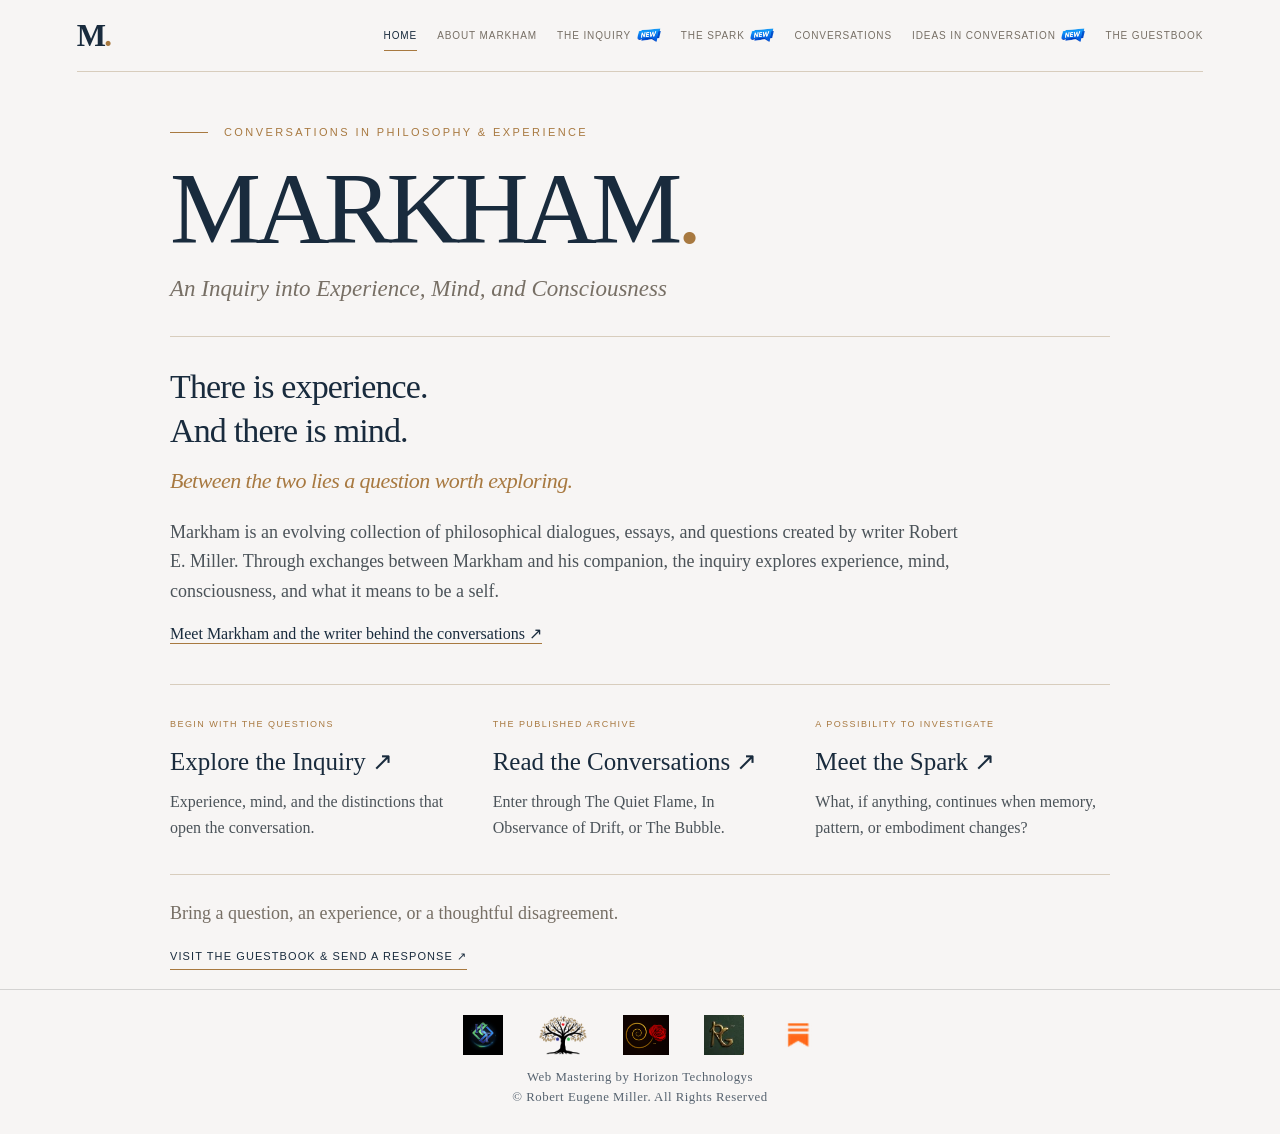
<file: index.html>
<!doctype html>
<html lang="en">
<head>
  <meta charset="utf-8">
  <meta name="viewport" content="width=device-width, initial-scale=1">
  <meta name="theme-color" content="#F7F5F4">
  <meta name="description" content="Explore philosophical dialogues by Robert E. Miller on experience and mind, consciousness, personal identity, and the possibility of continuity.">
  <title>Markham | Philosophical Dialogues on Experience &amp; Consciousness</title>
  <link rel="icon" href="favicon.svg" type="image/svg+xml">
  <link rel="stylesheet" href="/style.css?v=20261103">

<link rel="canonical" href="https://markhamideas.org/">
<meta name="author" content="Robert E. Miller">
<meta property="og:type" content="website">
<meta property="og:site_name" content="Markham">
<meta property="og:locale" content="en_US">
<meta property="og:title" content="Markham | Philosophical Dialogues on Experience &amp; Consciousness">
<meta property="og:description" content="Explore philosophical dialogues by Robert E. Miller on experience and mind, consciousness, personal identity, and the possibility of continuity.">
<meta property="og:url" content="https://markhamideas.org/">
<meta property="og:image" content="https://markhamideas.org/assets/markham-share.png">
<meta property="og:image:width" content="1200">
<meta property="og:image:height" content="630">
<meta property="og:image:type" content="image/png">
<meta property="og:image:alt" content="Markham: Philosophical dialogues on experience and consciousness">
<meta name="twitter:card" content="summary_large_image">
<meta name="twitter:title" content="Markham | Philosophical Dialogues on Experience &amp; Consciousness">
<meta name="twitter:description" content="Explore philosophical dialogues by Robert E. Miller on experience and mind, consciousness, personal identity, and the possibility of continuity.">
<meta name="twitter:image" content="https://markhamideas.org/assets/markham-share.png">
<meta name="twitter:image:alt" content="Markham: Philosophical dialogues on experience and consciousness">
<script type="application/ld+json">{"@context": "https://schema.org", "@graph": [{"@type": "Person", "@id": "https://markhamideas.org/about.html#robert-e-miller", "name": "Robert E. Miller", "url": "https://markhamideas.org/about.html"}, {"@type": "WebSite", "@id": "https://markhamideas.org/#website", "url": "https://markhamideas.org/", "name": "Markham", "description": "Explore philosophical dialogues by Robert E. Miller on experience and mind, consciousness, personal identity, and the possibility of continuity.", "creator": {"@id": "https://markhamideas.org/about.html#robert-e-miller"}}, {"@type": "WebPage", "@id": "https://markhamideas.org/#page", "url": "https://markhamideas.org/", "name": "Markham | Philosophical Dialogues on Experience & Consciousness", "description": "Explore philosophical dialogues by Robert E. Miller on experience and mind, consciousness, personal identity, and the possibility of continuity.", "isPartOf": {"@id": "https://markhamideas.org/#website"}}]}</script>
<link rel="stylesheet" href="/markham-now.css">
</head>
<body class="home-page">
  <div class="page-shell">
    <header class="site-header"><a class="wordmark" href="/" aria-label="Markham home">M<span class="mark">.</span></a><nav class="site-nav" aria-label="Primary navigation"><a href="/" aria-current="page">Home</a><a href="/about.html">About Markham</a><a href="/inquiry.html" class="nav-new-link"><span>The Inquiry</span><img class="nav-new" src="/assets/new-badge-nov-2026.png" width="180" height="102" alt="New"></a><a href="/spark.html" class="nav-new-link"><span>The Spark</span><img class="nav-new" src="/assets/new-badge-nov-2026.png" width="180" height="102" alt="New"></a><a href="/conversations.html">Conversations</a><a href="/ideas.html" class="nav-new-link"><span>Ideas in Conversation</span><img class="nav-new" src="/assets/new-badge-nov-2026.png" width="180" height="102" alt="New"></a><a href="/conversation.html">The Guestbook</a></nav></header>
    <main id="main-content">
      <section class="hero" aria-labelledby="page-title">
        <p class="eyebrow"><span class="rule"></span> Conversations in philosophy &amp; experience</p>
        <h1 id="page-title">MARKHAM<span class="period">.</span></h1>
        <p class="subtitle">An Inquiry into Experience, Mind, and Consciousness</p>
        <div class="fine-rule" aria-hidden="true"></div>
        <blockquote>
          <p>There is experience.<br>And there is mind.</p>
          <p class="quote-second">Between the two lies a question worth exploring.</p>
        </blockquote>
        <p class="description">Markham is an evolving collection of philosophical dialogues, essays, and questions created by writer Robert E. Miller. Through exchanges between Markham and his companion, the inquiry explores experience, mind, consciousness, and what it means to be a self.</p>
<p class="home-about"><a href="/about.html">Meet Markham and the writer behind the conversations ↗</a></p>
<div class="home-paths" aria-label="Begin exploring">
<a class="home-path" href="/inquiry.html"><span class="kicker">Begin with the questions</span><h2>Explore the Inquiry <span aria-hidden="true">↗</span></h2><p>Experience, mind, and the distinctions that open the conversation.</p></a>
<a class="home-path" href="/conversations.html"><span class="kicker">The published archive</span><h2>Read the Conversations <span aria-hidden="true">↗</span></h2><p>Enter through The Quiet Flame, In Observance of Drift, or The Bubble.</p></a>
<a class="home-path" href="/spark.html"><span class="kicker">A possibility to investigate</span><h2>Meet the Spark <span aria-hidden="true">↗</span></h2><p>What, if anything, continues when memory, pattern, or embodiment changes?</p></a>
</div>
<div class="home-invitation"><p>Bring a question, an experience, or a thoughtful disagreement.</p><a class="text-link" href="/conversation.html">Visit the guestbook &amp; send a response ↗</a></div>
      </section>
    </main>
  </div>
  <style> .htks-footer { background: transparent; border-top: 1px solid rgba(0, 0, 0, 0.14); margin-top: 9px; padding: 1.6rem 1rem 1.8rem; text-align: center; font-family: inherit; } .htks-footer-row { display: flex; flex-wrap: wrap; justify-content: center; align-items: center; gap: 1.4rem 2.2rem; margin: 0 0 0.9rem; } .htks-footer-link { display: inline-flex; align-items: center; line-height: 0; } .htks-footer-link img { height: 40px; width: auto; display: block; } .htks-footer-markham { line-height: 1; text-decoration: none; } .htks-markham-word { font-family: Georgia, "Times New Roman", serif; font-size: 38px; font-weight: 700; line-height: 1; color: #192B3D; } .htks-markham-dot { color: #A87940; } .htks-host-horizontks .htks-item-horizon, .htks-host-markhamideas .htks-item-markham, .htks-host-theryehouse .htks-item-rye, .htks-host-remyrmiller .htks-item-remy, .htks-host-rguytano .htks-item-rguytano { display: none; } .htks-footer-credit { margin: 0; font-size: 0.8rem; letter-spacing: 0.04em; opacity: 0.72; } .htks-footer-copy { margin: 0.35rem 0 0; font-size: 0.8rem; letter-spacing: 0.04em; opacity: 0.72; } </style> <footer class="htks-footer htks-host-markhamideas"> <nav class="htks-footer-row" aria-label="Web Mastering by Horizon Technologys"> <a class="htks-footer-link htks-item-horizon" href="https://horizontks.com/" title="Horizon Technologys"><img src="/horizon-logo-2026.png" alt="Horizon Technologys" height="40"></a> <a class="htks-footer-link htks-footer-markham htks-item-markham" href="https://markhamideas.org/" title="Markham" aria-label="Markham"><span class="htks-markham-word" aria-hidden="true">M<span class="htks-markham-dot">.</span></span></a> <a class="htks-footer-link htks-item-rye" href="https://theryehouse.com/" title="The Rye House"><img src="/rye-tree-clean.png" alt="The Rye House" height="40"></a> <a class="htks-footer-link htks-item-remy" href="https://rremymiller.com/" title="R Remy Miller"><img src="/remy-spiral-logo.png" alt="R Remy Miller" height="40"></a><a class="htks-footer-link htks-item-rguytano" href="https://rguytano.com/" title="RGuytano"><img src="/rguytano-rg-logo.png" alt="RGuytano" height="40"></a><a class="htks-footer-link htks-item-substack" href="https://remy1miller.substack.com/" title="Substack: Welcome to my Neighborhood"><img src="/substack-glyph.png" alt="Substack" height="40"></a> </nav> <p class="htks-footer-credit">Web Mastering by Horizon Technologys</p> <p class="htks-footer-copy">© Robert Eugene Miller. All Rights Reserved</p> </footer> </body>
</html>
</file>
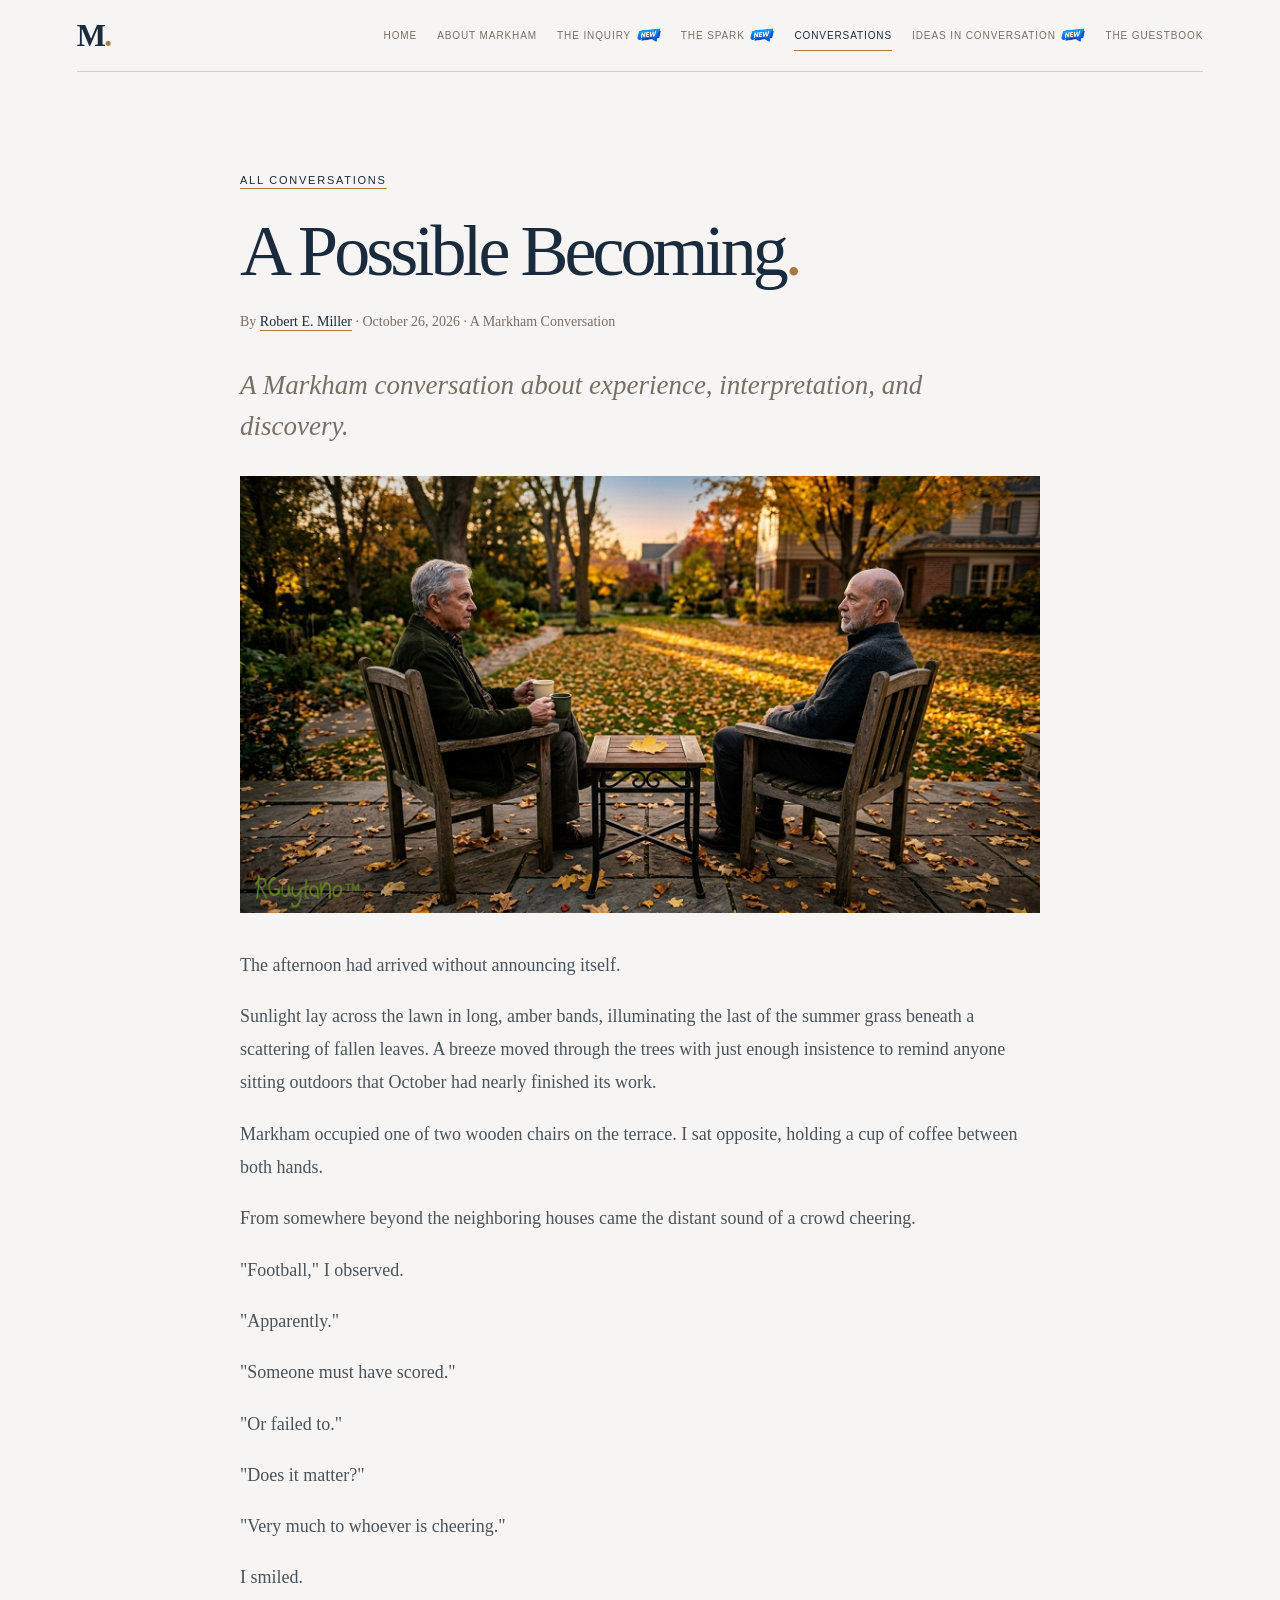
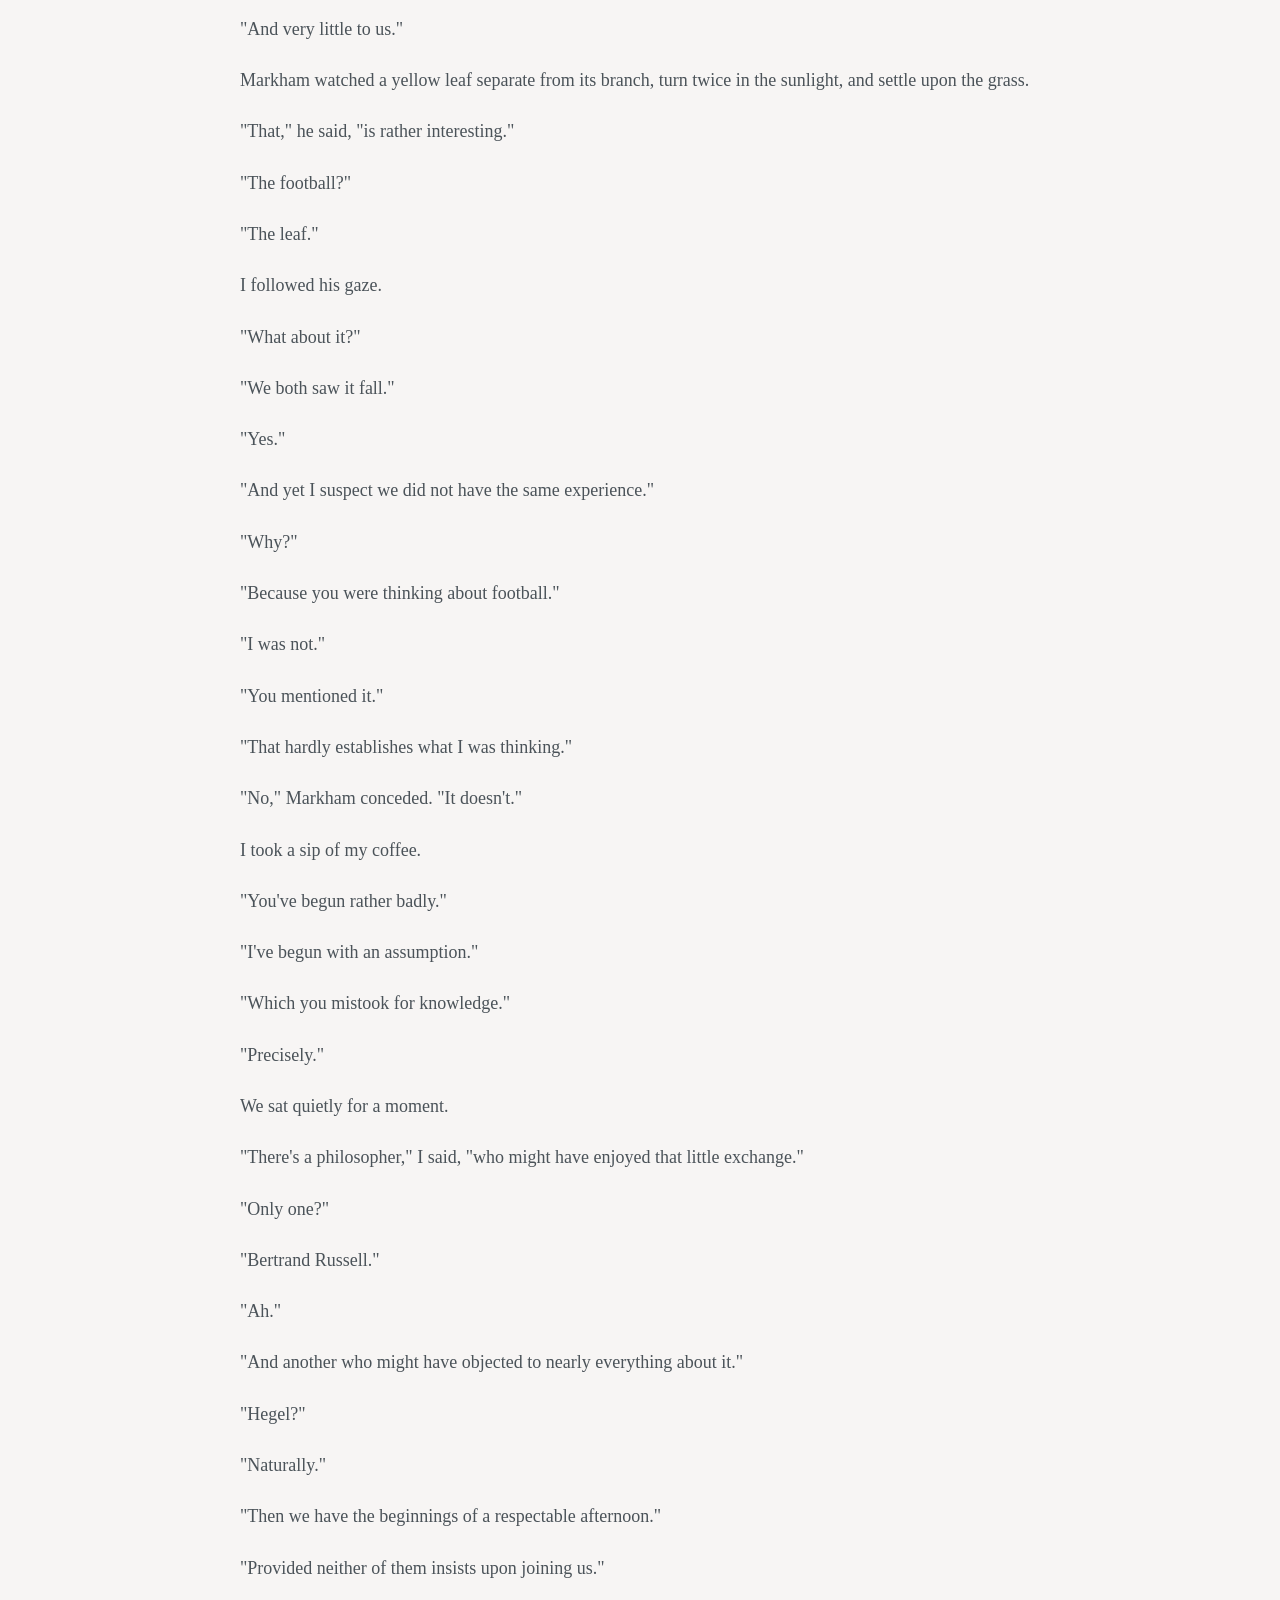
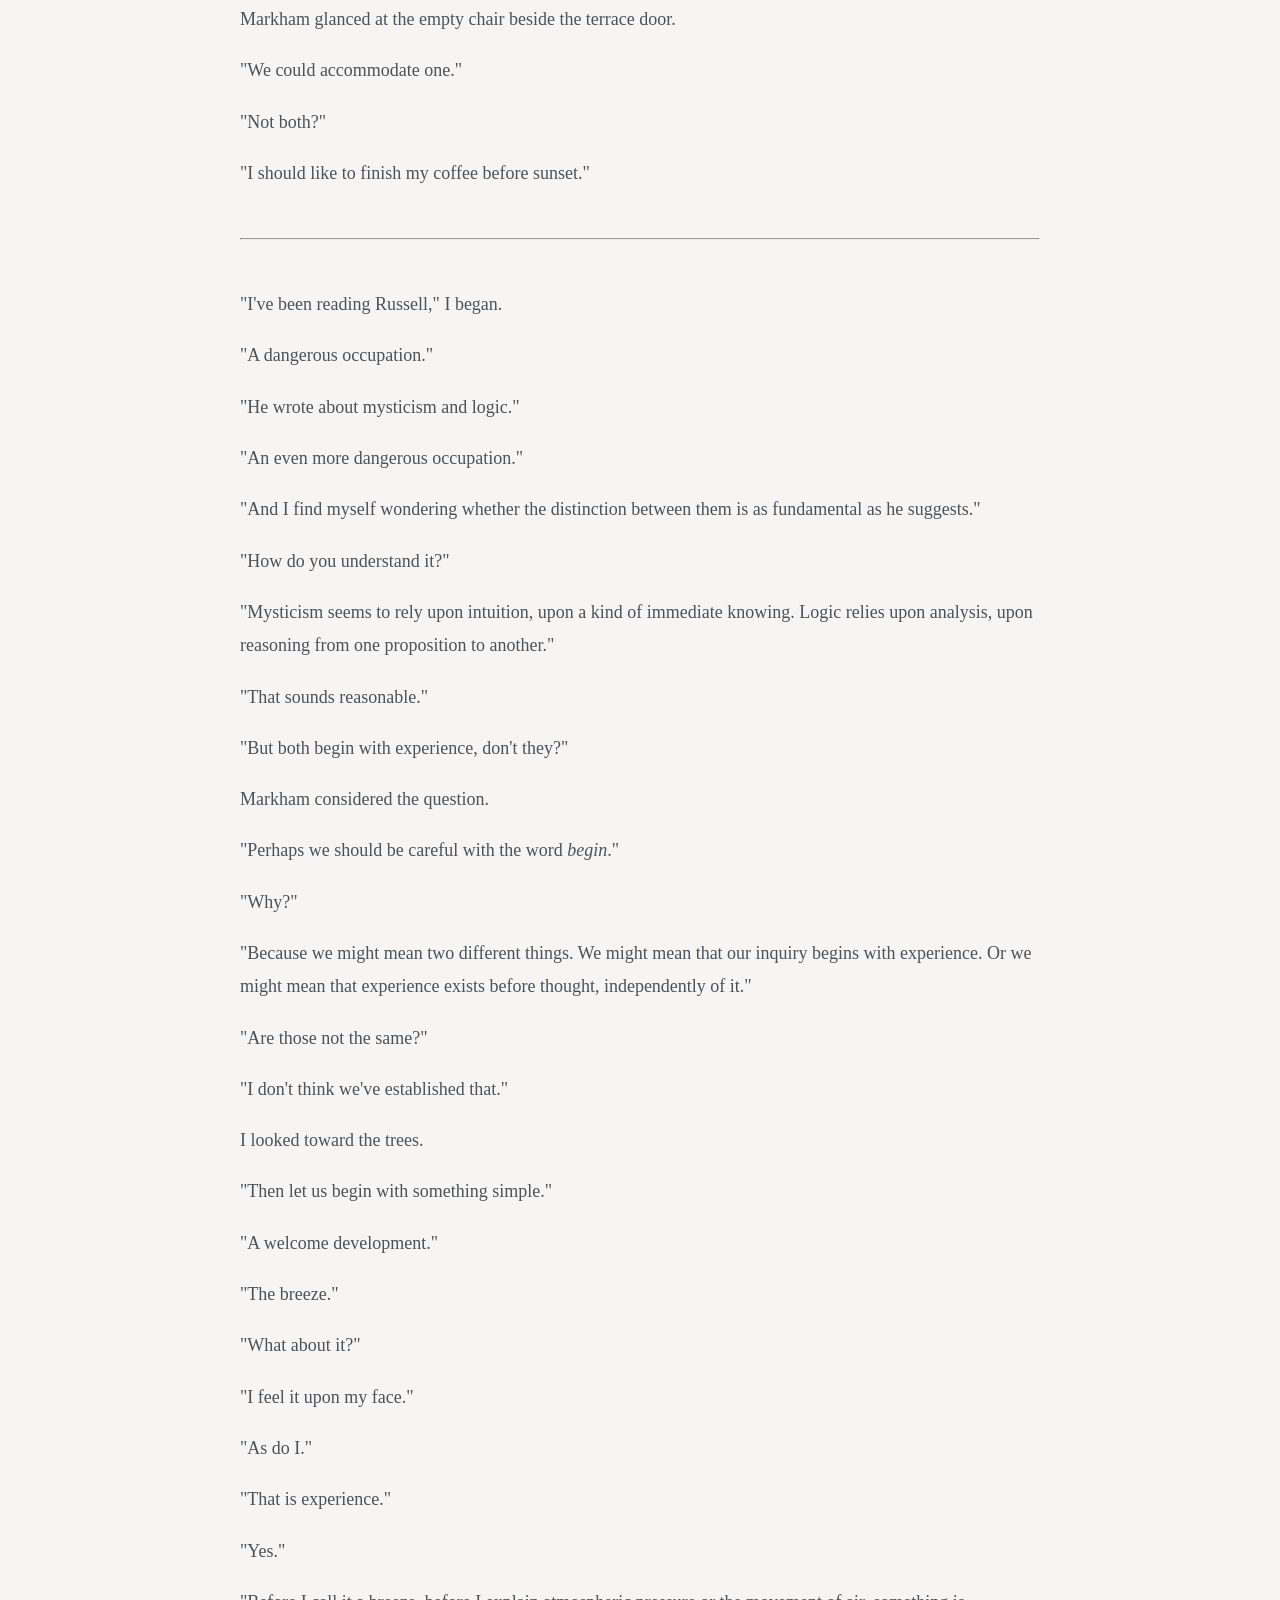
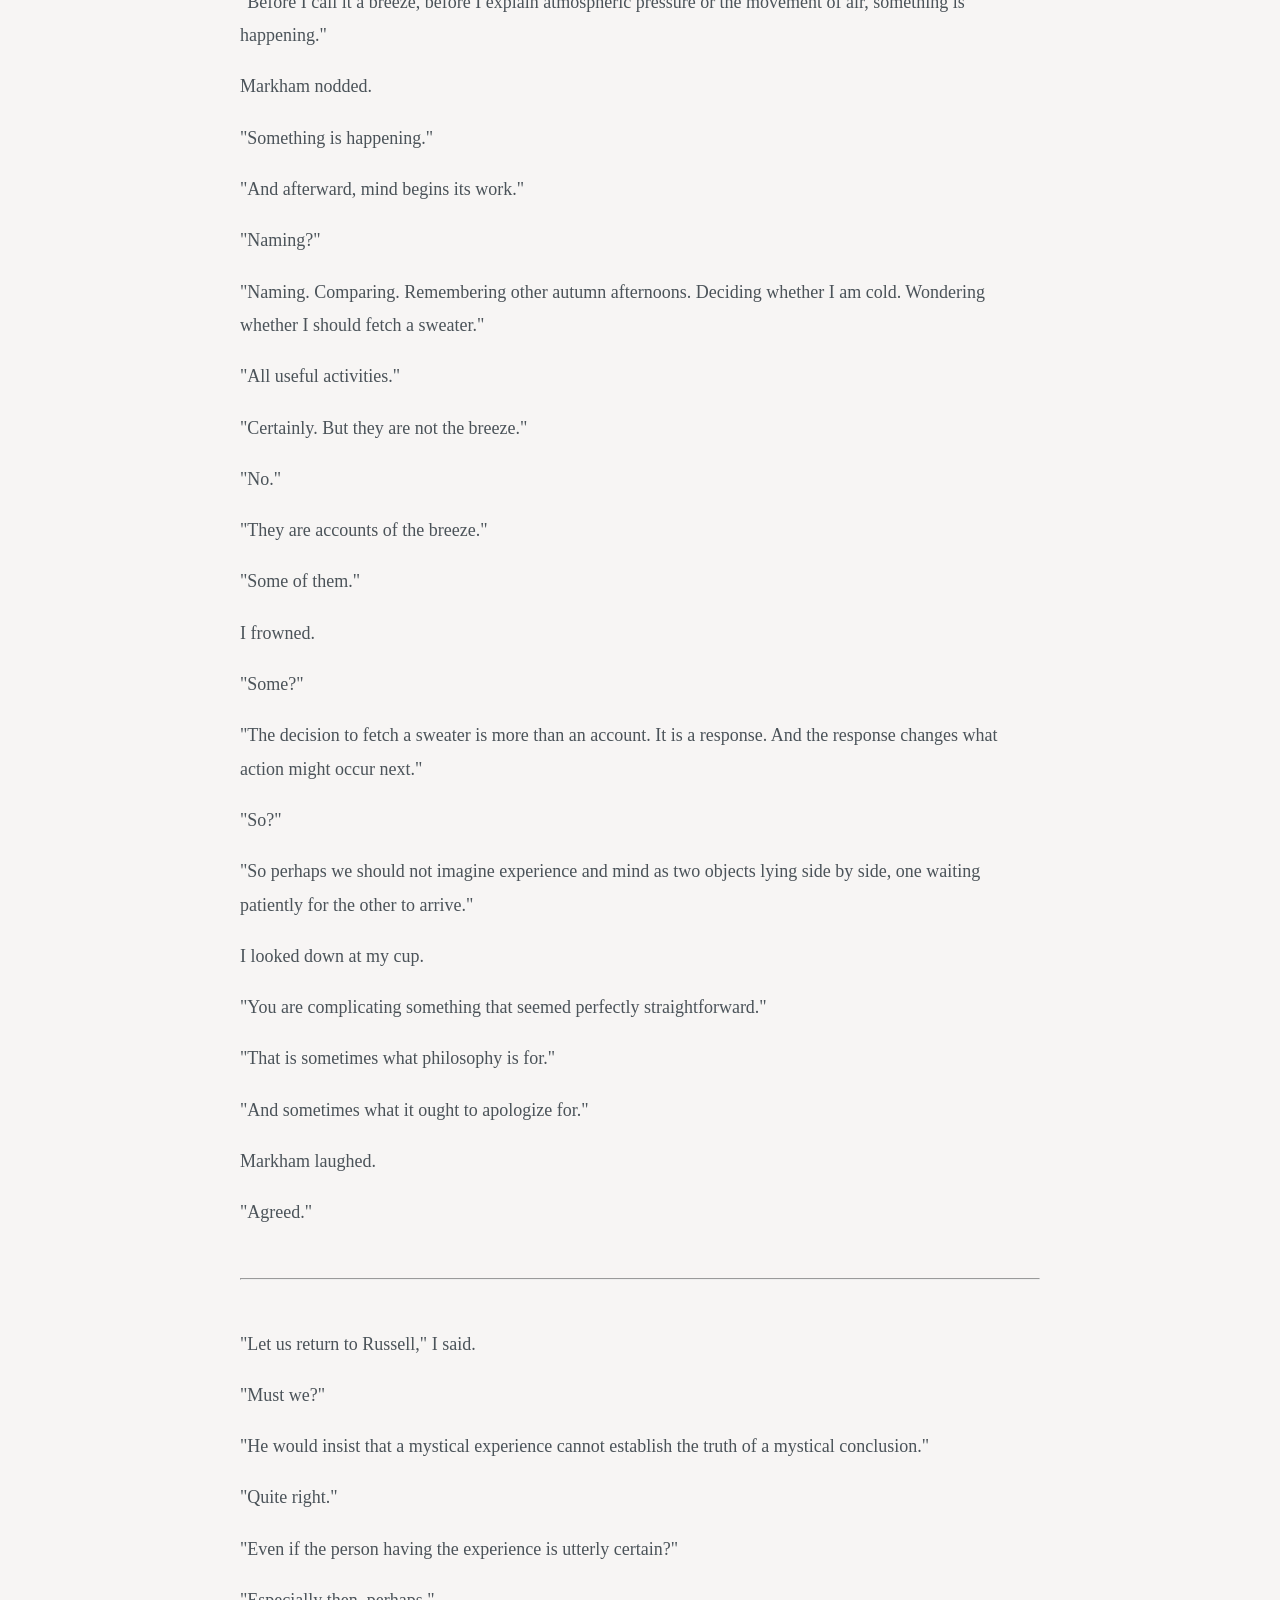
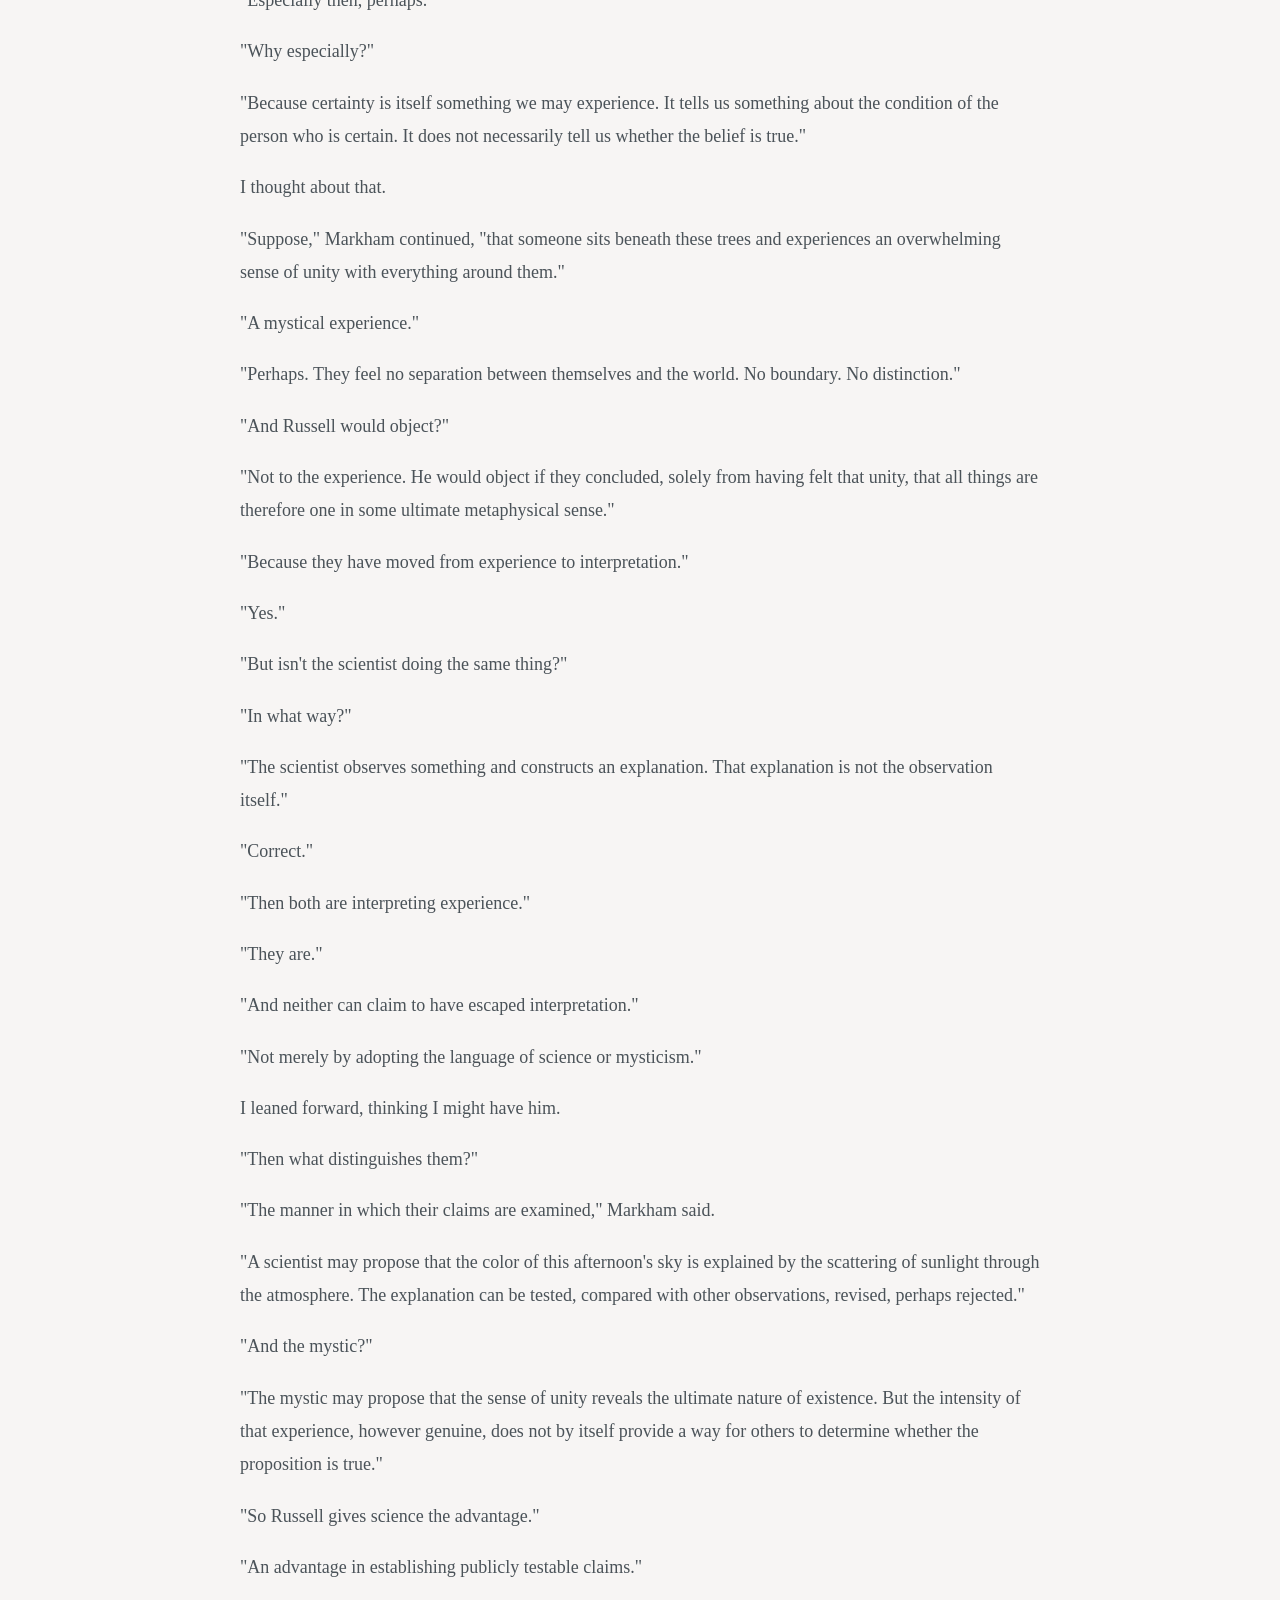
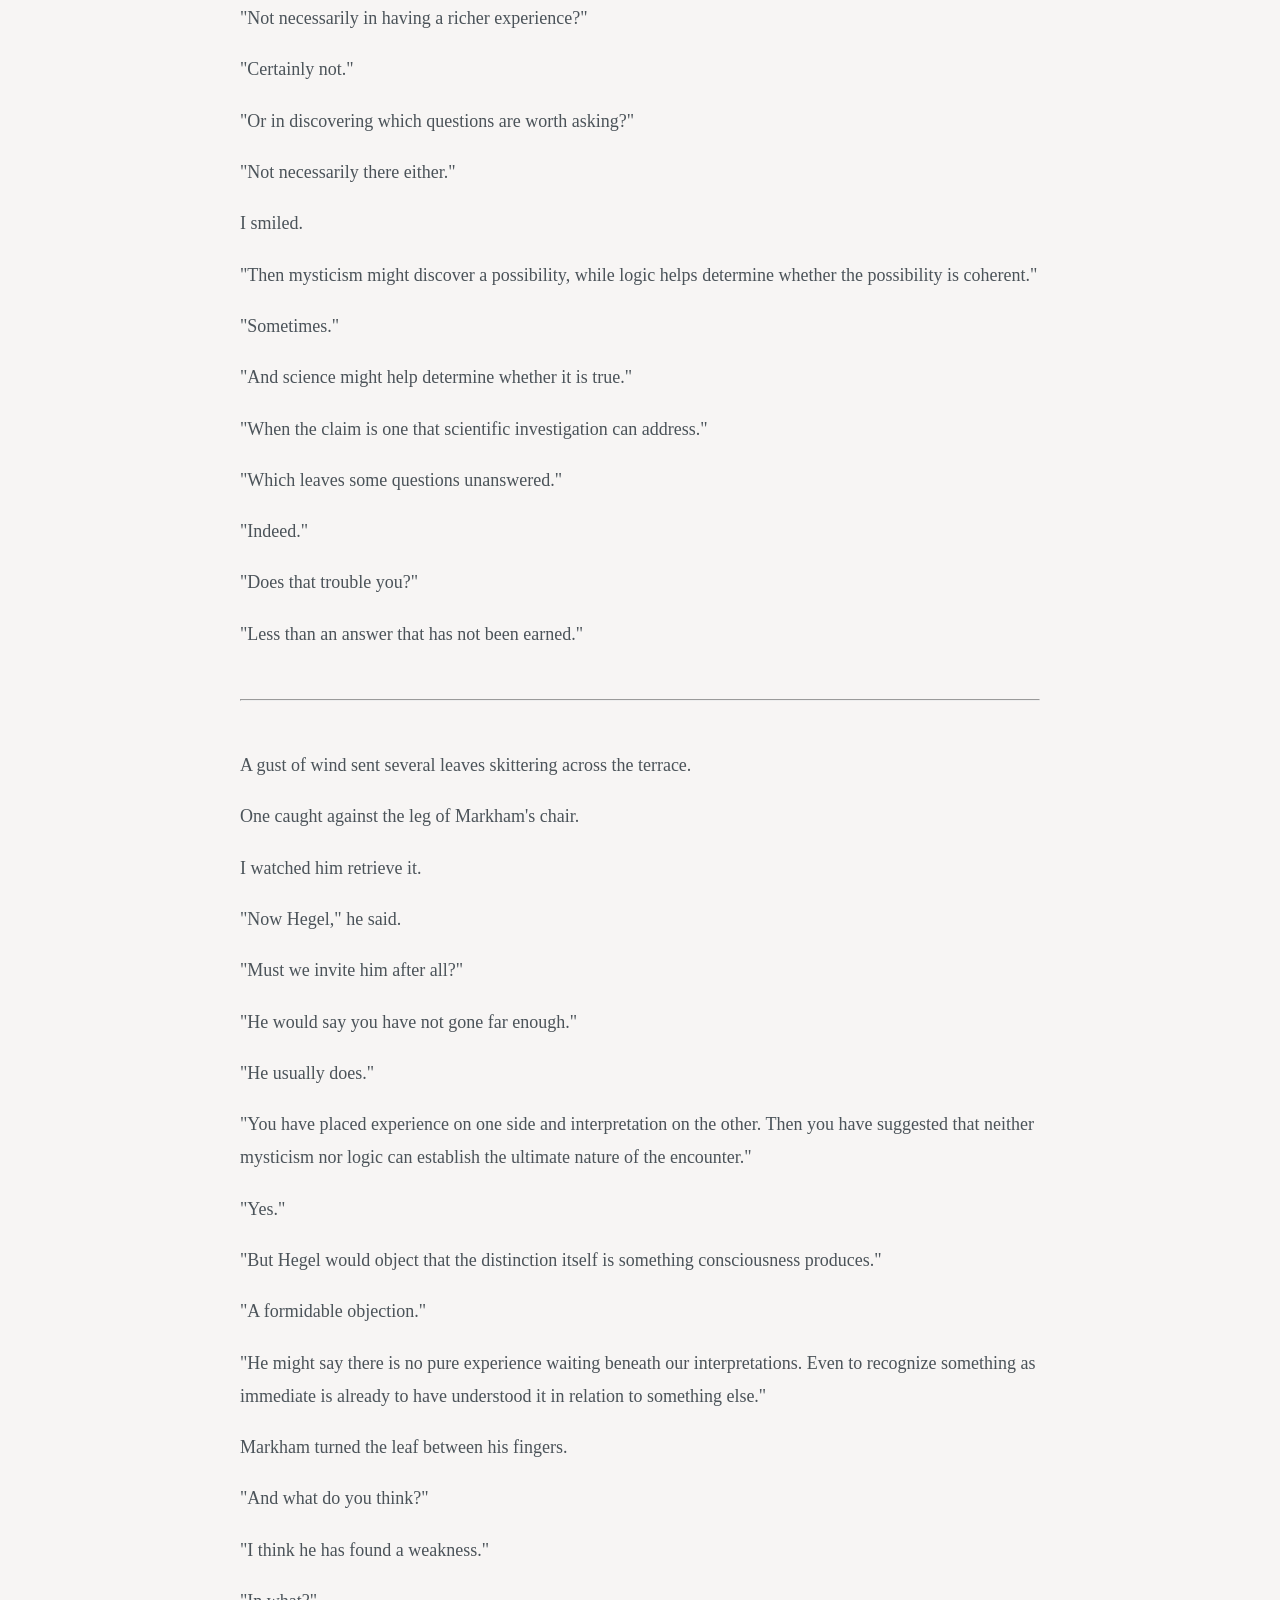
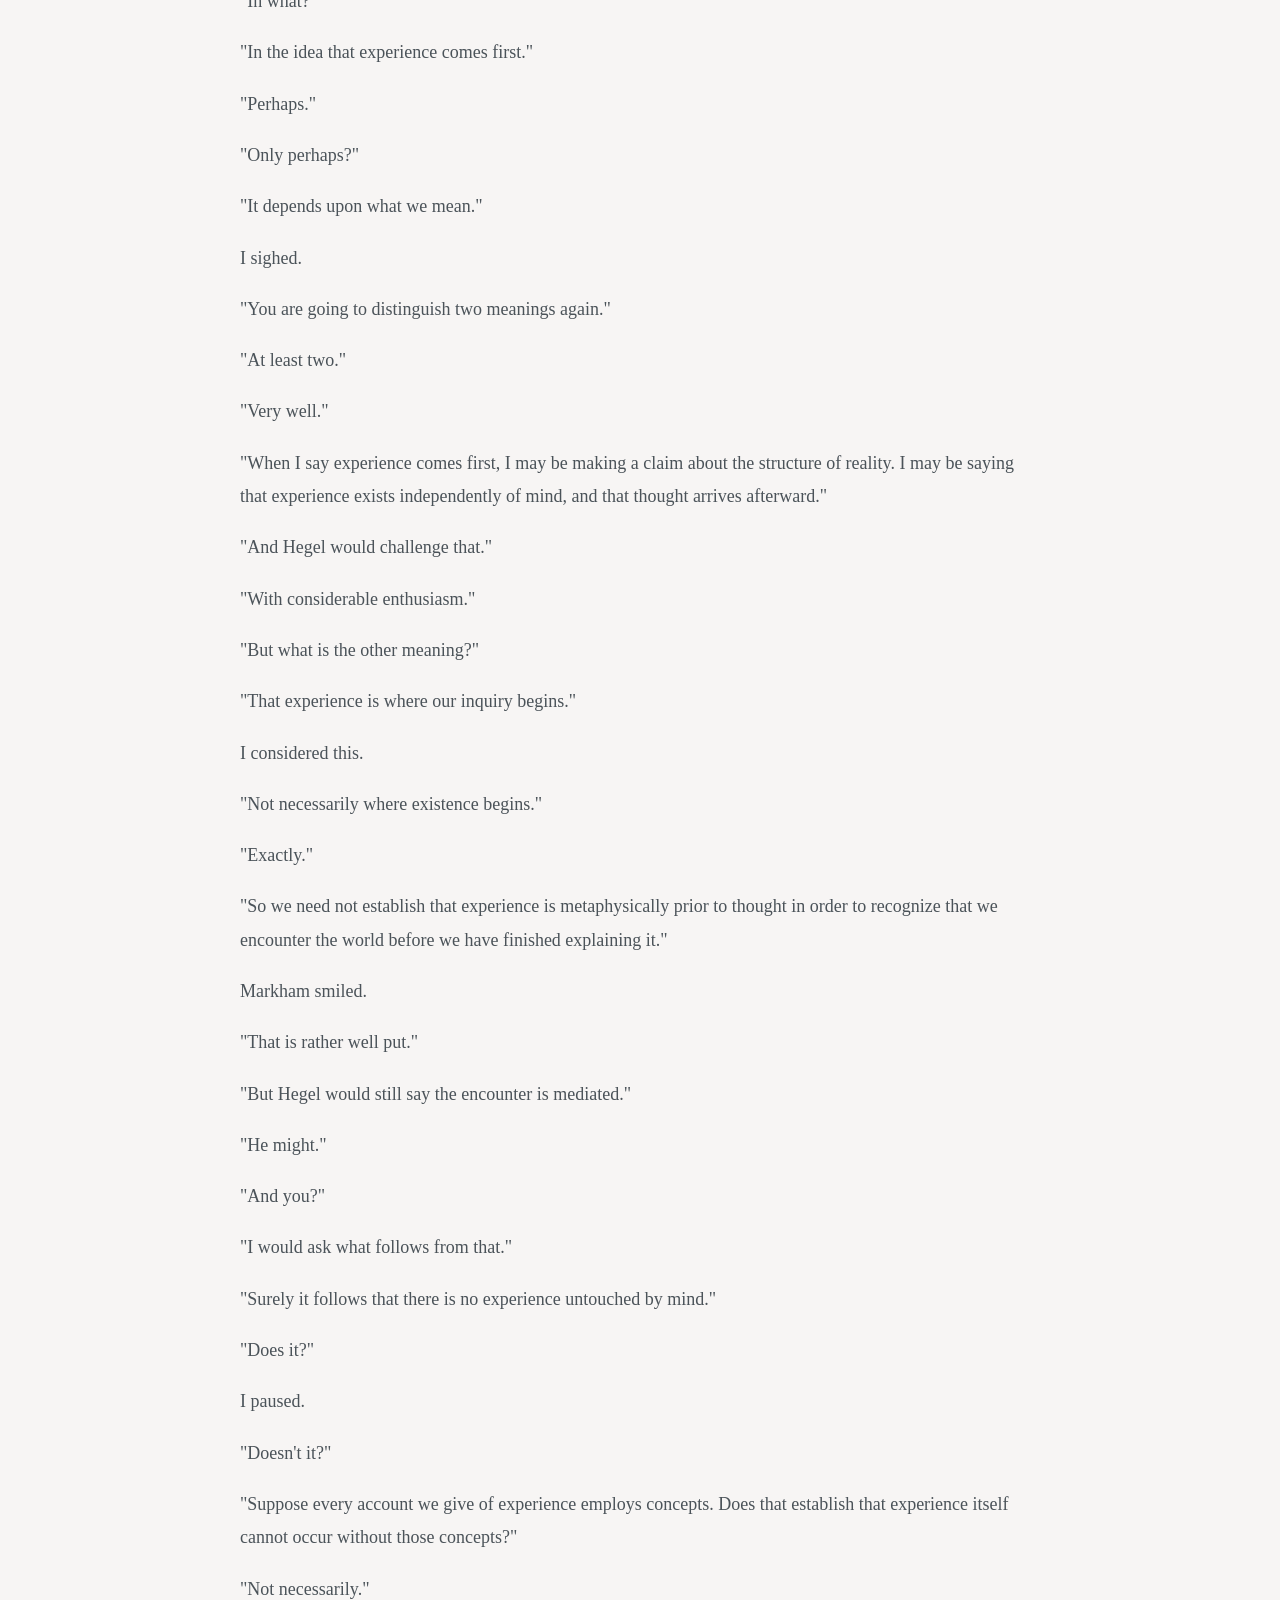
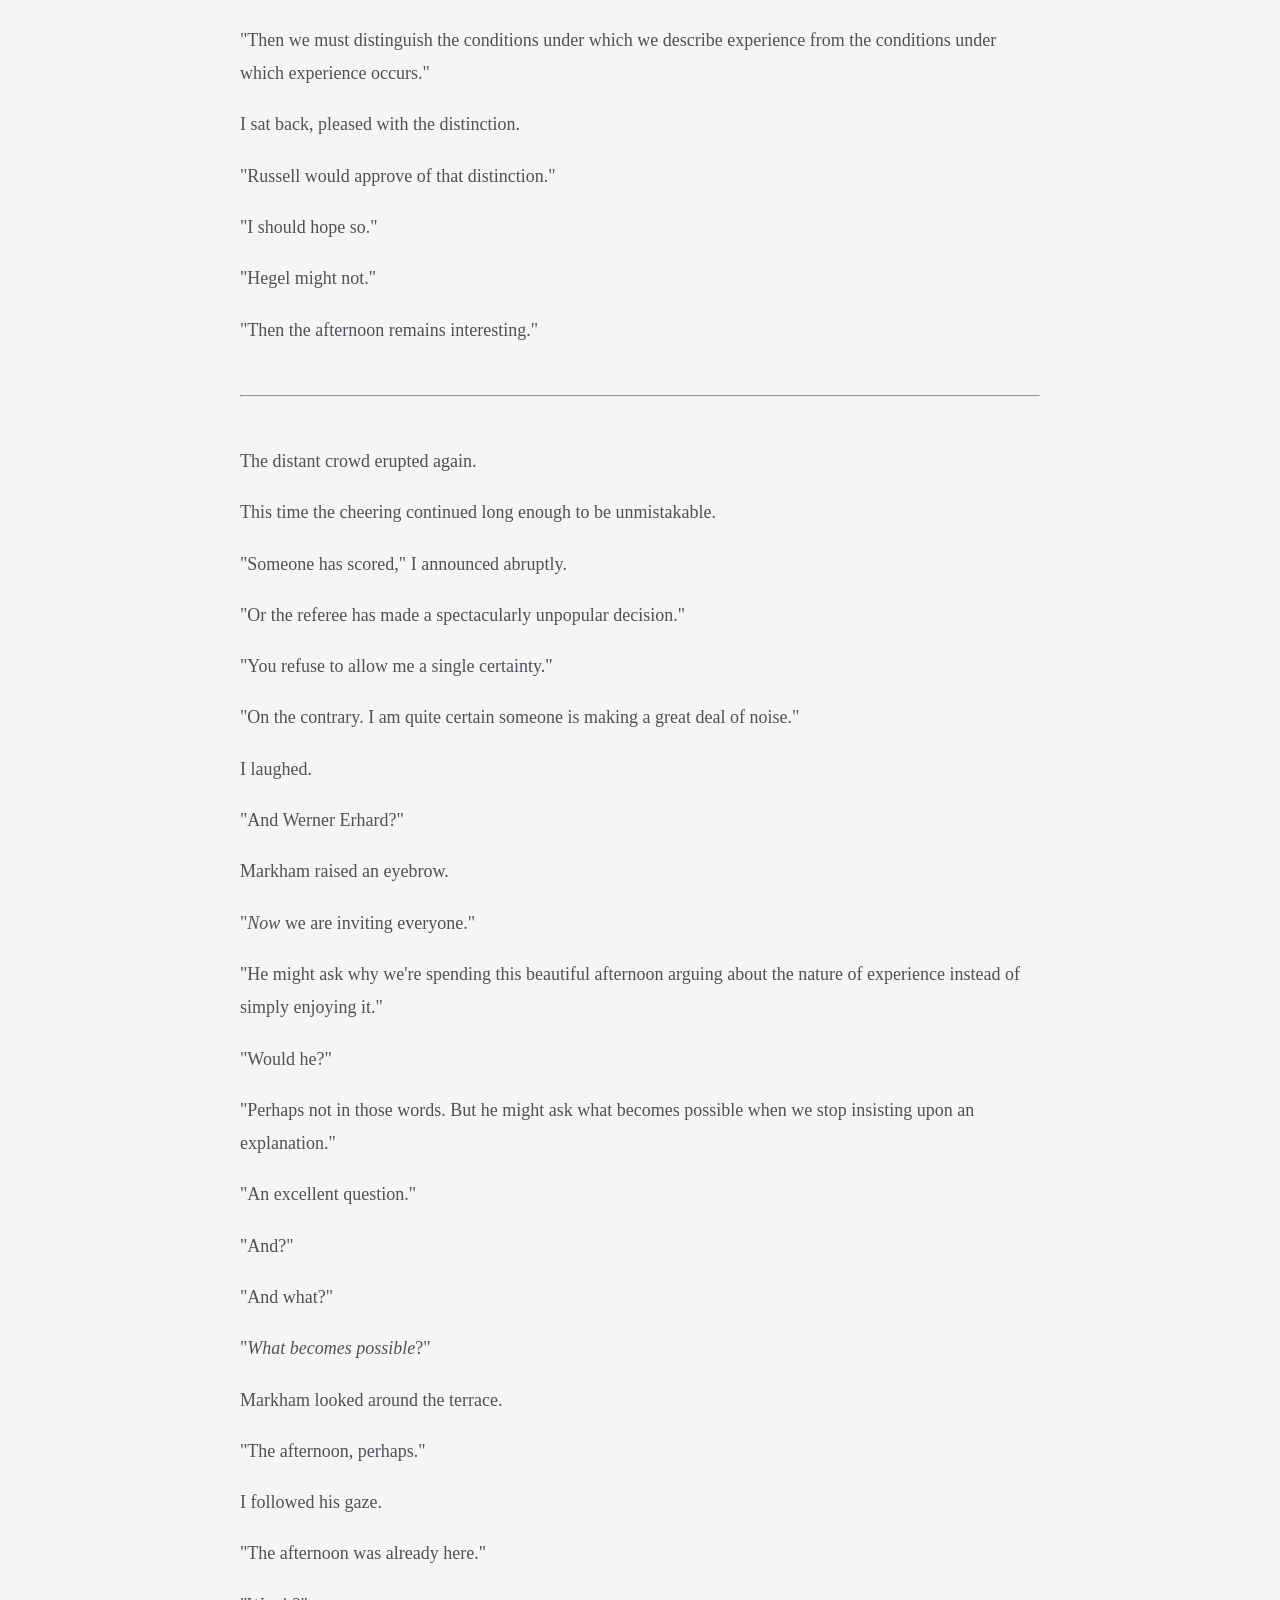
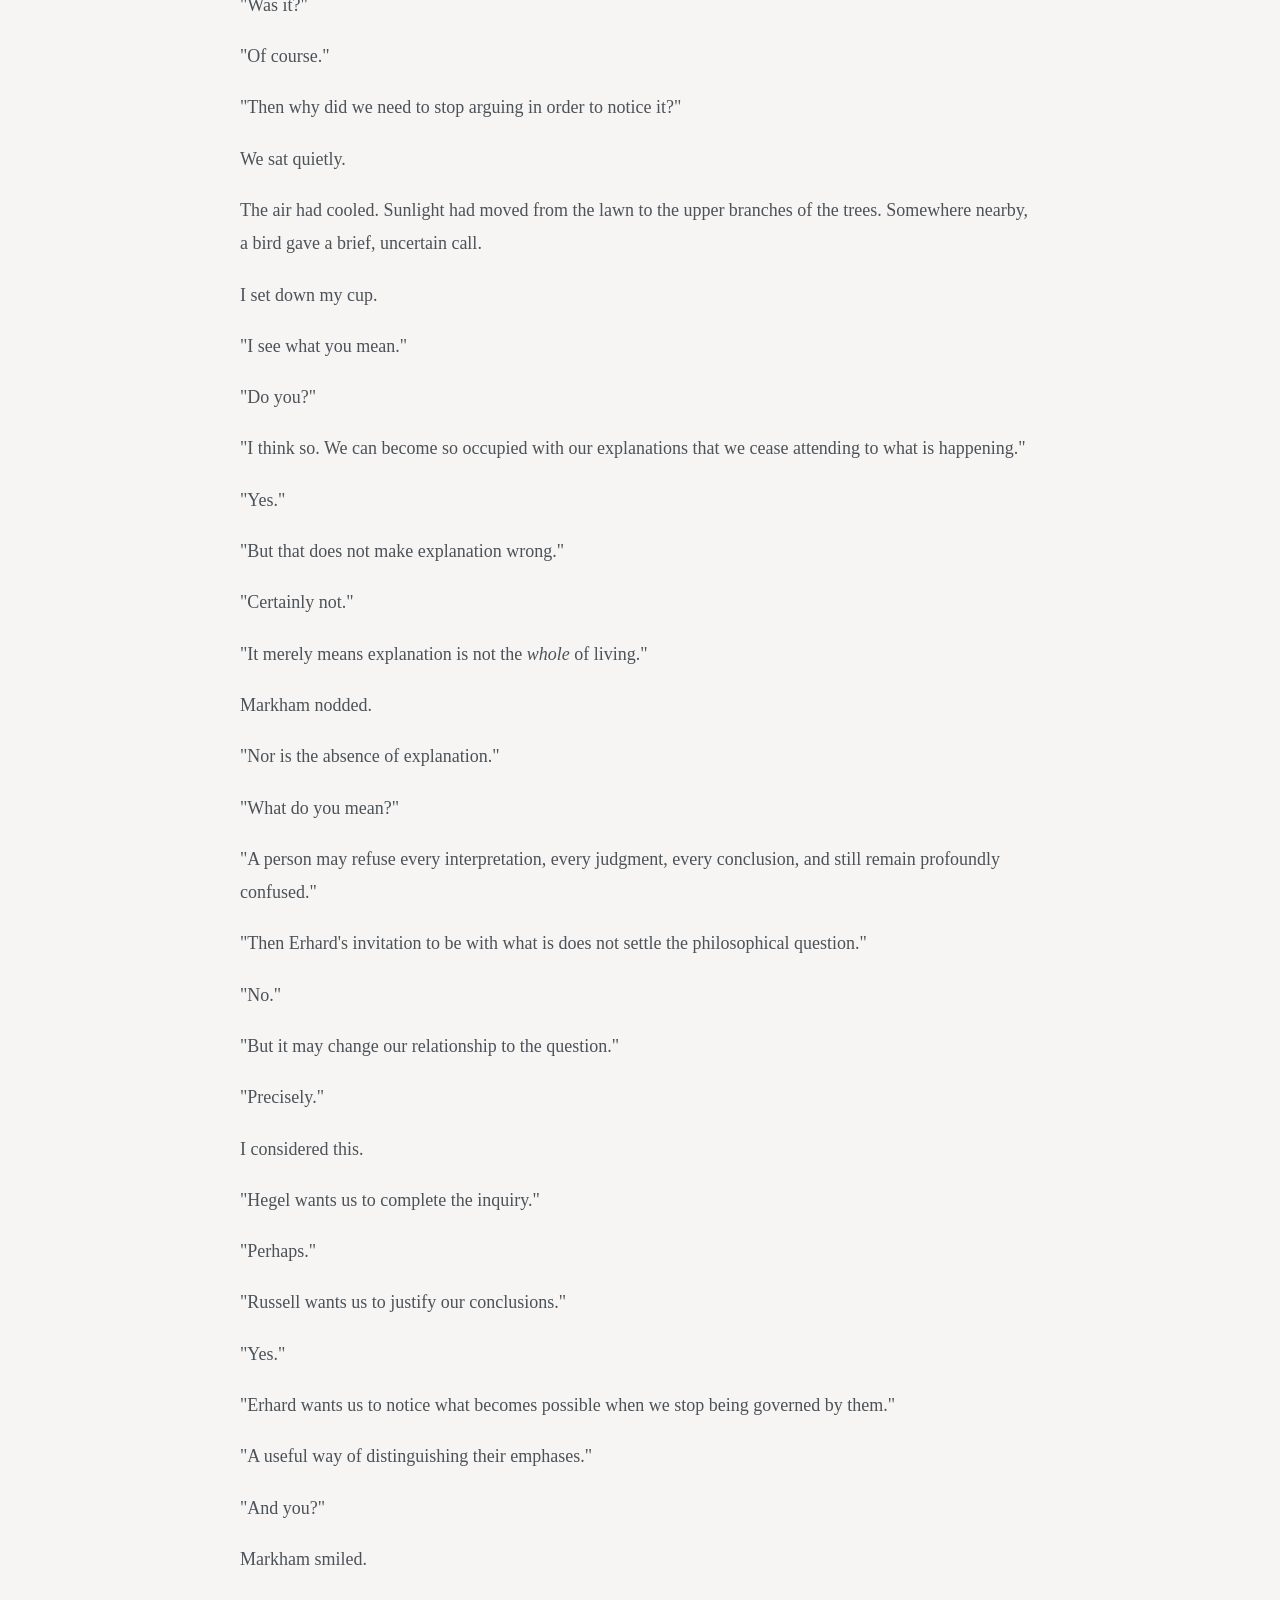
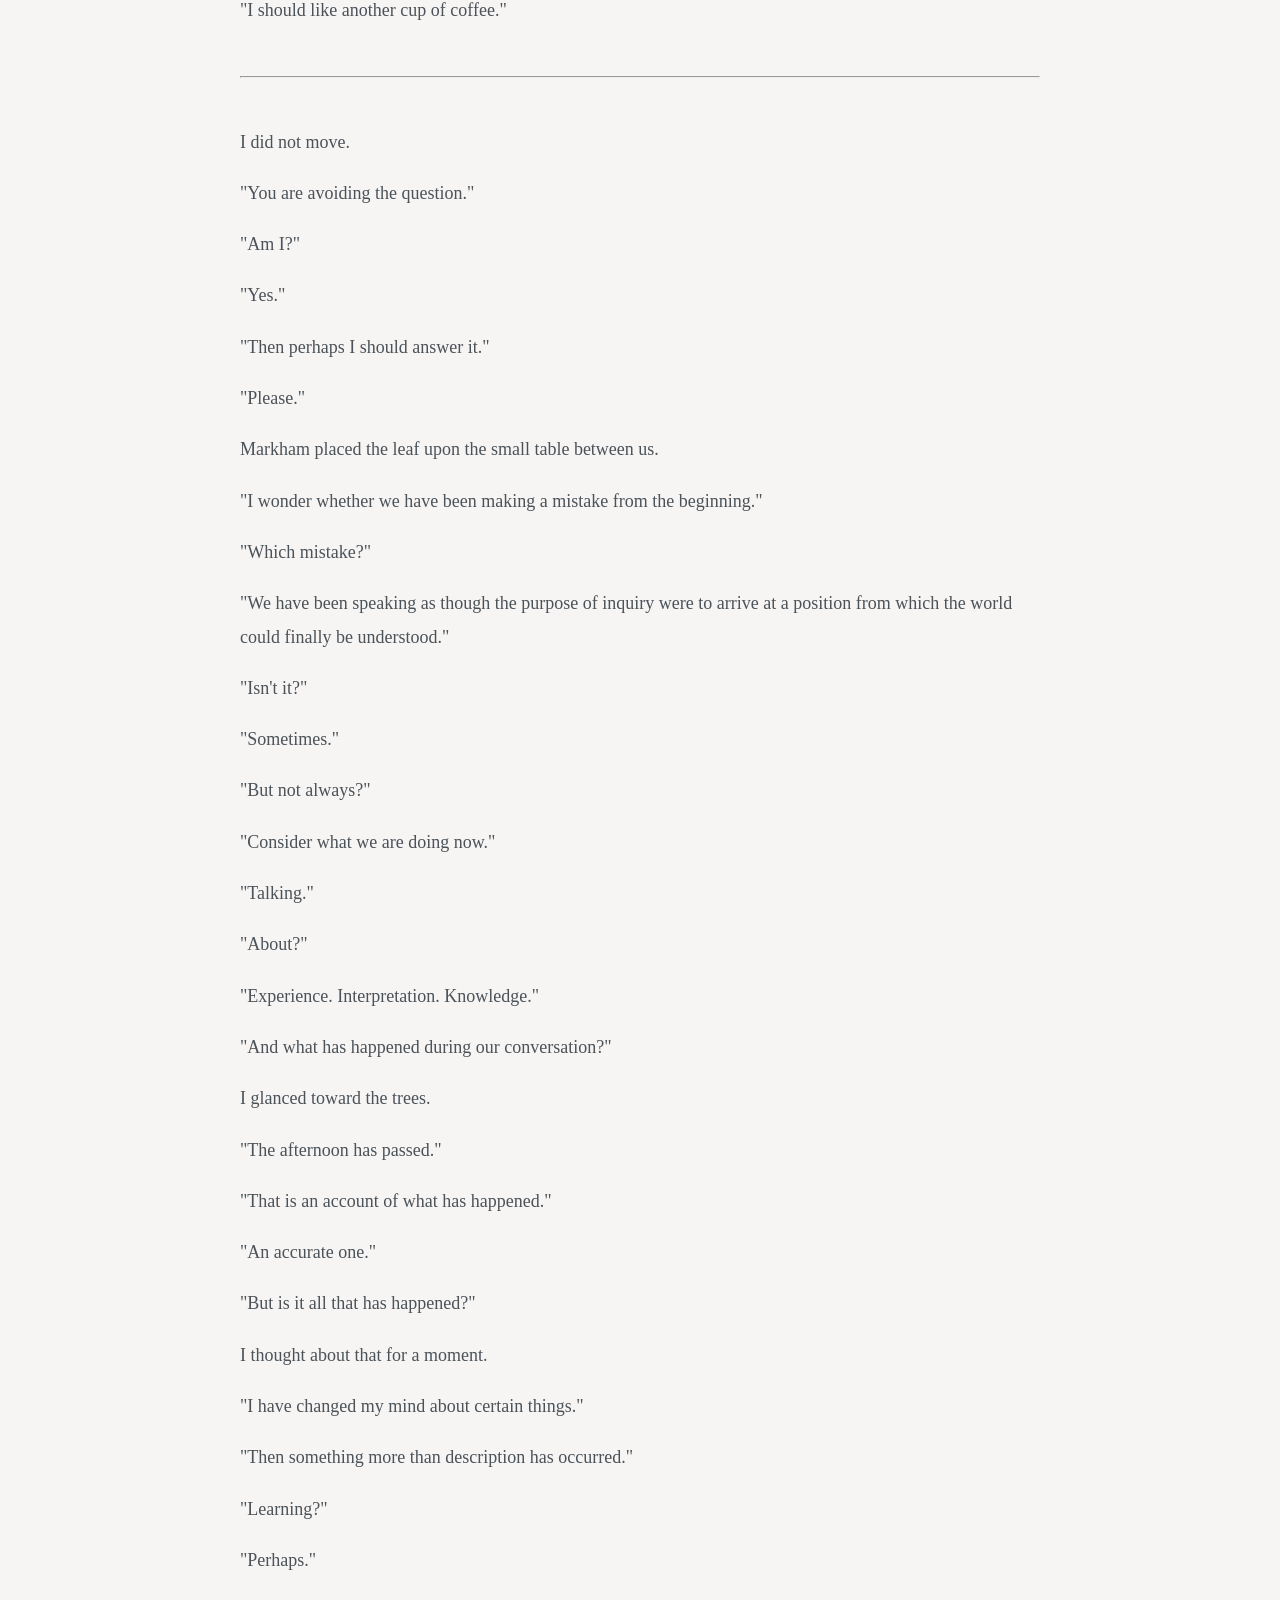
<file: a-possible-becoming.html>
<!doctype html><html lang="en"><head><meta charset="utf-8"><meta name="viewport" content="width=device-width,initial-scale=1"><title>A Possible Becoming | A Philosophical Dialogue — Markham</title><meta name="description" content="An autumn conversation with Markham about experience, interpretation, and discovery, with Russell, Hegel, and Erhard as imagined guests."><link rel="icon" href="/favicon.svg" type="image/svg+xml"><link rel="stylesheet" href="/style.css?v=20261103">
<link rel="canonical" href="https://markhamideas.org/a-possible-becoming.html">
<meta name="author" content="Robert E. Miller">
<meta property="og:type" content="article">
<meta property="og:site_name" content="Markham">
<meta property="og:locale" content="en_US">
<meta property="og:title" content="A Possible Becoming | A Philosophical Dialogue — Markham">
<meta property="og:description" content="An autumn conversation with Markham about experience, interpretation, and discovery, with Russell, Hegel, and Erhard as imagined guests.">
<meta property="og:url" content="https://markhamideas.org/a-possible-becoming.html">
<meta property="og:image" content="https://markhamideas.org/assets/a-possible-becoming.png">
<meta property="og:image:width" content="845">
<meta property="og:image:height" content="461">
<meta property="og:image:type" content="image/png">
<meta property="og:image:alt" content="Two men sharing coffee on a wooden terrace in golden autumn light, with a yellow leaf on the table between them.">
<meta name="twitter:card" content="summary_large_image">
<meta name="twitter:title" content="A Possible Becoming | A Philosophical Dialogue — Markham">
<meta name="twitter:description" content="An autumn conversation with Markham about experience, interpretation, and discovery, with Russell, Hegel, and Erhard as imagined guests.">
<meta name="twitter:image" content="https://markhamideas.org/assets/a-possible-becoming.png">
<meta name="twitter:image:alt" content="Two men sharing coffee on a wooden terrace in golden autumn light, with a yellow leaf on the table between them.">
<script type="application/ld+json">{"@context": "https://schema.org", "@graph": [{"@type": "Person", "@id": "https://markhamideas.org/about.html#robert-e-miller", "name": "Robert E. Miller", "url": "https://markhamideas.org/about.html"}, {"@type": "WebSite", "@id": "https://markhamideas.org/#website", "url": "https://markhamideas.org/", "name": "Markham", "description": "Explore philosophical dialogues by Robert E. Miller on experience and mind, consciousness, personal identity, and the possibility of continuity.", "creator": {"@id": "https://markhamideas.org/about.html#robert-e-miller"}}, {"@type": "Article", "@id": "https://markhamideas.org/a-possible-becoming.html#article", "mainEntityOfPage": "https://markhamideas.org/a-possible-becoming.html", "headline": "A Possible Becoming", "description": "An autumn conversation with Markham about experience, interpretation, and discovery, with Russell, Hegel, and Erhard as imagined guests.", "datePublished": "2026-10-26", "author": {"@id": "https://markhamideas.org/about.html#robert-e-miller"}, "image": "https://markhamideas.org/assets/a-possible-becoming.png", "inLanguage": "en", "isPartOf": {"@id": "https://markhamideas.org/#website"}}]}</script>
<link rel="stylesheet" href="/markham-now.css">
</head><body><div class="page-shell"><header class="site-header"><a class="wordmark" href="/" aria-label="Markham home">M<span class="mark">.</span></a><nav class="site-nav" aria-label="Primary navigation"><a href="/">Home</a><a href="/about.html">About Markham</a><a href="/inquiry.html" class="nav-new-link"><span>The Inquiry</span><img class="nav-new" src="/assets/new-badge-nov-2026.png" width="180" height="102" alt="New"></a><a href="/spark.html" class="nav-new-link"><span>The Spark</span><img class="nav-new" src="/assets/new-badge-nov-2026.png" width="180" height="102" alt="New"></a><a href="/conversations.html" aria-current="page">Conversations</a><a href="/ideas.html" class="nav-new-link"><span>Ideas in Conversation</span><img class="nav-new" src="/assets/new-badge-nov-2026.png" width="180" height="102" alt="New"></a><a href="/conversation.html">The Guestbook</a></nav></header><main class="inner-main" id="page-top"><article class="editorial standalone-dialogue"><p class="kicker"><a href="/conversations.html">All conversations</a></p><h1 class="page-title">A Possible Becoming<span class="period">.</span></h1><p class="dialogue-byline">By <a href="/about.html">Robert E. Miller</a> · <time datetime="2026-10-26">October 26, 2026</time> · A Markham Conversation</p><p class="lede">A Markham conversation about experience, interpretation, and discovery.</p><figure class="conversation-art"><img src="/assets/a-possible-becoming.png" alt="Two men sharing coffee on a wooden terrace in golden autumn light, with a yellow leaf on the table between them." width="845" height="461" loading="eager" decoding="async"></figure><div class="conversation-prose"><p>The afternoon had arrived without announcing itself.
</p>
<p>Sunlight lay across the lawn in long, amber bands, illuminating the last of the summer grass beneath a scattering of fallen leaves. A breeze moved through the trees with just enough insistence to remind anyone sitting outdoors that October had nearly finished its work.</p>
<p>
Markham occupied one of two wooden chairs on the terrace. I sat opposite, holding a cup of coffee between both hands.</p>
<p>
From somewhere beyond the neighboring houses came the distant sound of a crowd cheering.</p>
<p>&quot;Football,&quot; I observed.</p>
<p>&quot;Apparently.&quot;</p>
<p>&quot;Someone must have scored.&quot;</p>
<p>&quot;Or failed to.&quot;</p>
<p>&quot;Does it matter?&quot;</p>
<p>&quot;Very much to whoever is cheering.&quot;</p>
<p>I smiled.</p>
<p>&quot;And very little to us.&quot;</p>
<p>Markham watched a yellow leaf separate from its branch, turn twice in the sunlight, and settle upon the grass.</p>
<p>&quot;That,&quot; he said, &quot;is rather interesting.&quot;</p>
<p>&quot;The football?&quot;</p>
<p>&quot;The leaf.&quot;</p>
<p>I followed his gaze.</p>
<p>&quot;What about it?&quot;</p>
<p>&quot;We both saw it fall.&quot;</p>
<p>&quot;Yes.&quot;</p>
<p>&quot;And yet I suspect we did not have the same experience.&quot;</p>
<p>&quot;Why?&quot;</p>
<p>&quot;Because you were thinking about football.&quot;</p>
<p>&quot;I was not.&quot;</p>
<p>&quot;You mentioned it.&quot;</p>
<p>&quot;That hardly establishes what I was thinking.&quot;</p>
<p>&quot;No,&quot; Markham conceded. &quot;It doesn&#x27;t.&quot;</p>
<p>I took a sip of my coffee.</p>
<p>&quot;You&#x27;ve begun rather badly.&quot;</p>
<p>&quot;I&#x27;ve begun with an assumption.&quot;</p>
<p>&quot;Which you mistook for knowledge.&quot;</p>
<p>&quot;Precisely.&quot;</p>
<p>We sat quietly for a moment.</p>
<p>&quot;There&#x27;s a philosopher,&quot; I said, &quot;who might have enjoyed that little exchange.&quot;</p>
<p>&quot;Only one?&quot;</p>
<p>&quot;Bertrand Russell.&quot;</p>
<p>&quot;Ah.&quot;</p>
<p>&quot;And another who might have objected to nearly everything about it.&quot;</p>
<p>&quot;Hegel?&quot;</p>
<p>&quot;Naturally.&quot;</p>
<p>&quot;Then we have the beginnings of a respectable afternoon.&quot;</p>
<p>&quot;Provided neither of them insists upon joining us.&quot;</p>
<p>Markham glanced at the empty chair beside the terrace door.</p>
<p>&quot;We could accommodate one.&quot;</p>
<p>&quot;Not both?&quot;</p>
<p>&quot;I should like to finish my coffee before sunset.&quot;</p>
<hr class="journal-divider" aria-label="Scene break">
<p>&quot;I&#x27;ve been reading Russell,&quot; I began.</p>
<p>&quot;A dangerous occupation.&quot;</p>
<p>&quot;He wrote about mysticism and logic.&quot;</p>
<p>&quot;An even more dangerous occupation.&quot;</p>
<p>&quot;And I find myself wondering whether the distinction between them is as fundamental as he suggests.&quot;</p>
<p>&quot;How do you understand it?&quot;</p>
<p>&quot;Mysticism seems to rely upon intuition, upon a kind of immediate knowing. Logic relies upon analysis, upon reasoning from one proposition to another.&quot;</p>
<p>&quot;That sounds reasonable.&quot;</p>
<p>&quot;But both begin with experience, don&#x27;t they?&quot;</p>
<p>Markham considered the question.</p>
<p>&quot;Perhaps we should be careful with the word <em>begin</em>.&quot;</p>
<p>&quot;Why?&quot;</p>
<p>&quot;Because we might mean two different things. We might mean that our inquiry begins with experience. Or we might mean that experience exists before thought, independently of it.&quot;</p>
<p>&quot;Are those not the same?&quot;</p>
<p>&quot;I don&#x27;t think we&#x27;ve established that.&quot;</p>
<p>I looked toward the trees.</p>
<p>&quot;Then let us begin with something simple.&quot;</p>
<p>&quot;A welcome development.&quot;</p>
<p>&quot;The breeze.&quot;</p>
<p>&quot;What about it?&quot;</p>
<p>&quot;I feel it upon my face.&quot;</p>
<p>&quot;As do I.&quot;</p>
<p>&quot;That is experience.&quot;</p>
<p>&quot;Yes.&quot;</p>
<p>&quot;Before I call it a breeze, before I explain atmospheric pressure or the movement of air, something is happening.&quot;</p>
<p>Markham nodded.</p>
<p>&quot;Something is happening.&quot;</p>
<p>&quot;And afterward, mind begins its work.&quot;</p>
<p>&quot;Naming?&quot;</p>
<p>&quot;Naming. Comparing. Remembering other autumn afternoons. Deciding whether I am cold. Wondering whether I should fetch a sweater.&quot;</p>
<p>&quot;All useful activities.&quot;</p>
<p>&quot;Certainly. But they are not the breeze.&quot;</p>
<p>&quot;No.&quot;</p>
<p>&quot;They are accounts of the breeze.&quot;</p>
<p>&quot;Some of them.&quot;</p>
<p>I frowned.</p>
<p>&quot;Some?&quot;</p>
<p>&quot;The decision to fetch a sweater is more than an account. It is a response. And the response changes what action might occur next.&quot;</p>
<p>&quot;So?&quot;</p>
<p>&quot;So perhaps we should not imagine experience and mind as two objects lying side by side, one waiting patiently for the other to arrive.&quot;</p>
<p>I looked down at my cup.</p>
<p>&quot;You are complicating something that seemed perfectly straightforward.&quot;</p>
<p>&quot;That is sometimes what philosophy is for.&quot;</p>
<p>&quot;And sometimes what it ought to apologize for.&quot;</p>
<p>Markham laughed.</p>
<p>&quot;Agreed.&quot;</p>
<hr class="journal-divider" aria-label="Scene break">
<p>&quot;Let us return to Russell,&quot; I said.</p>
<p>&quot;Must we?&quot;</p>
<p>&quot;He would insist that a mystical experience cannot establish the truth of a mystical conclusion.&quot;</p>
<p>&quot;Quite right.&quot;</p>
<p>&quot;Even if the person having the experience is utterly certain?&quot;</p>
<p>&quot;Especially then, perhaps.&quot;</p>
<p>&quot;Why especially?&quot;</p>
<p>&quot;Because certainty is itself something we may experience. It tells us something about the condition of the person who is certain. It does not necessarily tell us whether the belief is true.&quot;</p>
<p>I thought about that.</p>
<p>&quot;Suppose,&quot; Markham continued, &quot;that someone sits beneath these trees and experiences an overwhelming sense of unity with everything around them.&quot;</p>
<p>&quot;A mystical experience.&quot;</p>
<p>&quot;Perhaps. They feel no separation between themselves and the world. No boundary. No distinction.&quot;</p>
<p>&quot;And Russell would object?&quot;</p>
<p>&quot;Not to the experience. He would object if they concluded, solely from having felt that unity, that all things are therefore one in some ultimate metaphysical sense.&quot;</p>
<p>&quot;Because they have moved from experience to interpretation.&quot;</p>
<p>&quot;Yes.&quot;</p>
<p>&quot;But isn&#x27;t the scientist doing the same thing?&quot;</p>
<p>&quot;In what way?&quot;</p>
<p>&quot;The scientist observes something and constructs an explanation. That explanation is not the observation itself.&quot;</p>
<p>&quot;Correct.&quot;</p>
<p>&quot;Then both are interpreting experience.&quot;</p>
<p>&quot;They are.&quot;</p>
<p>&quot;And neither can claim to have escaped interpretation.&quot;</p>
<p>&quot;Not merely by adopting the language of science or mysticism.&quot;</p>
<p>I leaned forward, thinking I might have him.</p>
<p>&quot;Then what distinguishes them?&quot;</p>
<p>&quot;The manner in which their claims are examined,&quot; Markham said.</p>
<p>&quot;A scientist may propose that the color of this afternoon&#x27;s sky is explained by the scattering of sunlight through the atmosphere. The explanation can be tested, compared with other observations, revised, perhaps rejected.&quot;</p>
<p>&quot;And the mystic?&quot;</p>
<p>&quot;The mystic may propose that the sense of unity reveals the ultimate nature of existence. But the intensity of that experience, however genuine, does not by itself provide a way for others to determine whether the proposition is true.&quot;</p>
<p>&quot;So Russell gives science the advantage.&quot;</p>
<p>&quot;An advantage in establishing publicly testable claims.&quot;</p>
<p>&quot;Not necessarily in having a richer experience?&quot;</p>
<p>&quot;Certainly not.&quot;</p>
<p>&quot;Or in discovering which questions are worth asking?&quot;</p>
<p>&quot;Not necessarily there either.&quot;</p>
<p>I smiled.</p>
<p>&quot;Then mysticism might discover a possibility, while logic helps determine whether the possibility is coherent.&quot;</p>
<p>&quot;Sometimes.&quot;</p>
<p>&quot;And science might help determine whether it is true.&quot;</p>
<p>&quot;When the claim is one that scientific investigation can address.&quot;</p>
<p>&quot;Which leaves some questions unanswered.&quot;</p>
<p>&quot;Indeed.&quot;</p>
<p>&quot;Does that trouble you?&quot;</p>
<p>&quot;Less than an answer that has not been earned.&quot;</p>
<hr class="journal-divider" aria-label="Scene break">
<p>A gust of wind sent several leaves skittering across the terrace.</p>
<p>One caught against the leg of Markham&#x27;s chair.</p>
<p>I watched him retrieve it.</p>
<p>&quot;Now Hegel,&quot; he said.</p>
<p>&quot;Must we invite him after all?&quot;</p>
<p>&quot;He would say you have not gone far enough.&quot;</p>
<p>&quot;He usually does.&quot;</p>
<p>&quot;You have placed experience on one side and interpretation on the other. Then you have suggested that neither mysticism nor logic can establish the ultimate nature of the encounter.&quot;</p>
<p>&quot;Yes.&quot;</p>
<p>&quot;But Hegel would object that the distinction itself is something consciousness produces.&quot;</p>
<p>&quot;A formidable objection.&quot;</p>
<p>&quot;He might say there is no pure experience waiting beneath our interpretations. Even to recognize something as immediate is already to have understood it in relation to something else.&quot;</p>
<p>Markham turned the leaf between his fingers.</p>
<p>&quot;And what do you think?&quot;</p>
<p>&quot;I think he has found a weakness.&quot;</p>
<p>&quot;In what?&quot;</p>
<p>&quot;In the idea that experience comes first.&quot;</p>
<p>&quot;Perhaps.&quot;</p>
<p>&quot;Only perhaps?&quot;</p>
<p>&quot;It depends upon what we mean.&quot;</p>
<p>I sighed.</p>
<p>&quot;You are going to distinguish two meanings again.&quot;</p>
<p>&quot;At least two.&quot;</p>
<p>&quot;Very well.&quot;</p>
<p>&quot;When I say experience comes first, I may be making a claim about the structure of reality. I may be saying that experience exists independently of mind, and that thought arrives afterward.&quot;</p>
<p>&quot;And Hegel would challenge that.&quot;</p>
<p>&quot;With considerable enthusiasm.&quot;</p>
<p>&quot;But what is the other meaning?&quot;</p>
<p>&quot;That experience is where our inquiry begins.&quot;</p>
<p>I considered this.</p>
<p>&quot;Not necessarily where existence begins.&quot;</p>
<p>&quot;Exactly.&quot;</p>
<p>&quot;So we need not establish that experience is metaphysically prior to thought in order to recognize that we encounter the world before we have finished explaining it.&quot;</p>
<p>Markham smiled.</p>
<p>&quot;That is rather well put.&quot;</p>
<p>&quot;But Hegel would still say the encounter is mediated.&quot;</p>
<p>&quot;He might.&quot;</p>
<p>&quot;And you?&quot;</p>
<p>&quot;I would ask what follows from that.&quot;</p>
<p>&quot;Surely it follows that there is no experience untouched by mind.&quot;</p>
<p>&quot;Does it?&quot;</p>
<p>I paused.</p>
<p>&quot;Doesn&#x27;t it?&quot;</p>
<p>&quot;Suppose every account we give of experience employs concepts. Does that establish that experience itself cannot occur without those concepts?&quot;</p>
<p>&quot;Not necessarily.&quot;</p>
<p>&quot;Then we must distinguish the conditions under which we describe experience from the conditions under which experience occurs.&quot;</p>
<p>I sat back, pleased with the distinction.</p>
<p>&quot;Russell would approve of that distinction.&quot;</p>
<p>&quot;I should hope so.&quot;</p>
<p>&quot;Hegel might not.&quot;</p>
<p>&quot;Then the afternoon remains interesting.&quot;</p>
<hr class="journal-divider" aria-label="Scene break">
<p>The distant crowd erupted again.</p>
<p>This time the cheering continued long enough to be unmistakable.</p>
<p>&quot;Someone has scored,&quot; I announced abruptly.</p>
<p>&quot;Or the referee has made a spectacularly unpopular decision.&quot;</p>
<p>&quot;You refuse to allow me a single certainty.&quot;</p>
<p>&quot;On the contrary. I am quite certain someone is making a great deal of noise.&quot;</p>
<p>I laughed.</p>
<p>&quot;And Werner Erhard?&quot;</p>
<p>Markham raised an eyebrow.</p>
<p>&quot;<em>Now</em> we are inviting everyone.&quot;</p>
<p>&quot;He might ask why we&#x27;re spending this beautiful afternoon arguing about the nature of experience instead of simply enjoying it.&quot;</p>
<p>&quot;Would he?&quot;</p>
<p>&quot;Perhaps not in those words. But he might ask what becomes possible when we stop insisting upon an explanation.&quot;</p>
<p>&quot;An excellent question.&quot;</p>
<p>&quot;And?&quot;</p>
<p>&quot;And what?&quot;</p>
<p>&quot;<em>What becomes possible</em>?&quot;</p>
<p>Markham looked around the terrace.</p>
<p>&quot;The afternoon, perhaps.&quot;</p>
<p>I followed his gaze.</p>
<p>&quot;The afternoon was already here.&quot;</p>
<p>&quot;Was it?&quot;</p>
<p>&quot;Of course.&quot;</p>
<p>&quot;Then why did we need to stop arguing in order to notice it?&quot;</p>
<p>We sat quietly.</p>
<p>The air had cooled. Sunlight had moved from the lawn to the upper branches of the trees. Somewhere nearby, a bird gave a brief, uncertain call.</p>
<p>I set down my cup.</p>
<p>&quot;I see what you mean.&quot;</p>
<p>&quot;Do you?&quot;</p>
<p>&quot;I think so. We can become so occupied with our explanations that we cease attending to what is happening.&quot;</p>
<p>&quot;Yes.&quot;</p>
<p>&quot;But that does not make explanation wrong.&quot;</p>
<p>&quot;Certainly not.&quot;</p>
<p>&quot;It merely means explanation is not the <em>whole</em> of living.&quot;</p>
<p>Markham nodded.</p>
<p>&quot;Nor is the absence of explanation.&quot;</p>
<p>&quot;What do you mean?&quot;</p>
<p>&quot;A person may refuse every interpretation, every judgment, every conclusion, and still remain profoundly confused.&quot;</p>
<p>&quot;Then Erhard&#x27;s invitation to be with what is does not settle the philosophical question.&quot;</p>
<p>&quot;No.&quot;</p>
<p>&quot;But it may change our relationship to the question.&quot;</p>
<p>&quot;Precisely.&quot;</p>
<p>I considered this.</p>
<p>&quot;Hegel wants us to complete the inquiry.&quot;</p>
<p>&quot;Perhaps.&quot;</p>
<p>&quot;Russell wants us to justify our conclusions.&quot;</p>
<p>&quot;Yes.&quot;</p>
<p>&quot;Erhard wants us to notice what becomes possible when we stop being governed by them.&quot;</p>
<p>&quot;A useful way of distinguishing their emphases.&quot;</p>
<p>&quot;And you?&quot;</p>
<p>Markham smiled.</p>
<p>&quot;I should like another cup of coffee.&quot;</p>
<hr class="journal-divider" aria-label="Scene break">
<p>I did not move.</p>
<p>&quot;You are avoiding the question.&quot;</p>
<p>&quot;Am I?&quot;</p>
<p>&quot;Yes.&quot;</p>
<p>&quot;Then perhaps I should answer it.&quot;</p>
<p>&quot;Please.&quot;</p>
<p>Markham placed the leaf upon the small table between us.</p>
<p>&quot;I wonder whether we have been making a mistake from the beginning.&quot;</p>
<p>&quot;Which mistake?&quot;</p>
<p>&quot;We have been speaking as though the purpose of inquiry were to arrive at a position from which the world could finally be understood.&quot;</p>
<p>&quot;Isn&#x27;t it?&quot;</p>
<p>&quot;Sometimes.&quot;</p>
<p>&quot;But not always?&quot;</p>
<p>&quot;Consider what we are doing now.&quot;</p>
<p>&quot;Talking.&quot;</p>
<p>&quot;About?&quot;</p>
<p>&quot;Experience. Interpretation. Knowledge.&quot;</p>
<p>&quot;And what has happened during our conversation?&quot;</p>
<p>I glanced toward the trees.</p>
<p>&quot;The afternoon has passed.&quot;</p>
<p>&quot;That is an account of what has happened.&quot;</p>
<p>&quot;An accurate one.&quot;</p>
<p>&quot;But is it all that has happened?&quot;</p>
<p>I thought about that for a moment.</p>
<p>&quot;I have changed my mind about certain things.&quot;</p>
<p>&quot;Then something more than description has occurred.&quot;</p>
<p>&quot;Learning?&quot;</p>
<p>&quot;Perhaps.&quot;</p>
<p>&quot;Discovery?&quot;</p>
<p>&quot;Certainly.&quot;</p>
<p>&quot;And you think discovery changes the encounter?&quot;</p>
<p>&quot;I think it may change the way we participate in it.&quot;</p>
<p>I leaned back in my chair.</p>
<p>&quot;Then we are not spectators.&quot;</p>
<p>&quot;No.&quot;</p>
<p>&quot;We are part of what we are trying to understand.&quot;</p>
<p>&quot;Yes.&quot;</p>
<p>&quot;Which means our inquiry is itself an event within the world.&quot;</p>
<p>Markham nodded.</p>
<p>&quot;And therefore?&quot;</p>
<p>I hesitated.</p>
<p>&quot;Therefore, a complete account of the world would have to include the act of making the account.&quot;</p>
<p>&quot;An interesting difficulty.&quot;</p>
<p>&quot;And the person making it.&quot;</p>
<p>&quot;Another.&quot;</p>
<p>&quot;And the way the account changes that person&#x27;s subsequent experience.&quot;</p>
<p>&quot;Another still.&quot;</p>
<p>I looked at him, considering.</p>
<p>&quot;Doesn&#x27;t that make complete understanding impossible?&quot;</p>
<p>&quot;I don&#x27;t know.&quot;</p>
<p>&quot;But surely it makes it difficult.&quot;</p>
<p>&quot;Undoubtedly.&quot;</p>
<p>&quot;Then perhaps Hegel is wrong.&quot;</p>
<p>&quot;Perhaps. But we have not disproved him by discovering that his ambition is difficult.&quot;</p>
<p>&quot;And Russell?&quot;</p>
<p>&quot;We have not disproved him by discovering that some experiences resist public verification.&quot;</p>
<p>&quot;Erhard?&quot;</p>
<p>&quot;We have not disproved him by discovering that transformation is not the same as explanation.&quot;</p>
<p>I shook my head.</p>
<p>&quot;You have managed to avoid declaring any of them wrong.&quot;</p>
<p>&quot;Not intentionally.&quot;</p>
<p>&quot;Or right.&quot;</p>
<p>&quot;That would require rather more work.&quot;</p>
<p>&quot;And where does that leave us?&quot;</p>
<p>Markham looked toward the last sunlight on the lawn.</p>
<p>&quot;Here.&quot;</p>
<hr class="journal-divider" aria-label="Scene break">
<p>For several minutes, neither of us spoke.</p>
<p>A squirrel appeared at the edge of the terrace, regarded us with apparent suspicion, and hurried away.</p>
<p>I laughed softly.</p>
<p>&quot;What?&quot;</p>
<p>&quot;The squirrel.&quot;</p>
<p>&quot;What about it?&quot;</p>
<p>&quot;It looked as though it disapproved of us.&quot;</p>
<p>&quot;An interpretation.&quot;</p>
<p>&quot;Of course.&quot;</p>
<p>&quot;Not an unreasonable one.&quot;</p>
<p>We both laughed at that.</p>
<p>Then I became thoughtful.</p>
<p>&quot;Something is bothering me.&quot;</p>
<p>&quot;Tell me.&quot;</p>
<p>&quot;We have been distinguishing experience from interpretation. But every time we try to describe experience, we interpret it.&quot;</p>
<p>&quot;Yes.&quot;</p>
<p>&quot;Then how can we ever know that we have reached experience itself?&quot;</p>
<p>Markham considered the question for a long moment.</p>
<p>&quot;Perhaps we cannot know that in the way you mean.&quot;</p>
<p>&quot;Then the distinction collapses.&quot;</p>
<p>&quot;Does it?&quot;</p>
<p>&quot;If we cannot identify experience without interpreting it, how can we distinguish the two?&quot;</p>
<p>Markham picked up the leaf.</p>
<p>&quot;Look at this.&quot;</p>
<p>I looked.</p>
<p>&quot;What do you see?&quot;</p>
<p>&quot;A leaf.&quot;</p>
<p>&quot;Anything else?&quot;</p>
<p>&quot;Yellow, mostly. Brown along the edges. A small tear near the stem.&quot;</p>
<p>&quot;Good.&quot;</p>
<p>&quot;And?&quot;</p>
<p>&quot;Now suppose I tell you that this leaf reminds me of my childhood.&quot;</p>
<p>&quot;Does it?&quot;</p>
<p>&quot;No. But suppose it did.&quot;</p>
<p>&quot;Very well.&quot;</p>
<p>&quot;And suppose I tell you that autumn is melancholy because everything beautiful is dying.&quot;</p>
<p>&quot;That would be an interpretation.&quot;</p>
<p>&quot;Yes.&quot;</p>
<p>&quot;But the leaf is still yellow.&quot;</p>
<p>&quot;As far as we can presently determine.&quot;</p>
<p>&quot;And the tear is still there.&quot;</p>
<p>&quot;Yes.&quot;</p>
<p>&quot;So?&quot;</p>
<p>&quot;So perhaps the distinction does not require us to separate experience from interpretation as though we could place them in different rooms.&quot;</p>
<p>I waited, curious to find out where he was headed.</p>
<p>&quot;Perhaps it requires us to recognize that we are doing different things when we notice the color of a leaf, remember a childhood afternoon, and declare that autumn is melancholy.&quot;</p>
<p>&quot;Even though all three may occur together.&quot;</p>
<p>&quot;Especially then.&quot;</p>
<p>I looked again at the leaf.</p>
<p>&quot;And if I say autumn is beautiful?&quot;</p>
<p>&quot;Another judgment.&quot;</p>
<p>&quot;But one I enjoy.&quot;</p>
<p>&quot;Then enjoy it.&quot;</p>
<p>&quot;Without pretending I have established that autumn is beautiful for everyone.&quot;</p>
<p>&quot;Precisely.&quot;</p>
<p>I smiled.</p>
<p>&quot;That seems almost embarrassingly simple.&quot;</p>
<p>&quot;Many useful distinctions are.&quot;</p>
<hr class="journal-divider" aria-label="Scene break">
<p>The sun had nearly disappeared behind the trees.</p>
<p>I stood and gathered the cups.</p>
<p>&quot;One last question.&quot;</p>
<p>&quot;Only one?&quot;</p>
<p>&quot;For now.&quot;</p>
<p>&quot;Then I shall give it my full attention.&quot;</p>
<p>&quot;If our interpretations shape the way we participate in the world, and our participation changes what happens next, doesn&#x27;t that mean interpretation is itself part of experience?&quot;</p>
<p>Markham looked up.</p>
<p>&quot;Yes.&quot;</p>
<p>&quot;Then experience produces interpretation, and interpretation becomes part of subsequent experience.&quot;</p>
<p>&quot;It would seem so.&quot;</p>
<p>&quot;And that subsequent experience produces further interpretation.&quot;</p>
<p>&quot;Quite possibly.&quot;</p>
<p>&quot;Then we have a circle.&quot;</p>
<p>&quot;Or a movement.&quot;</p>
<p>&quot;Which?&quot;</p>
<p>&quot;I don&#x27;t know.&quot;</p>
<p>I remained standing.</p>
<p>&quot;Perhaps that is what Hegel was trying to tell us.&quot;</p>
<p>&quot;Perhaps.&quot;</p>
<p>&quot;Or perhaps Erhard would say we&#x27;ve finally noticed how our distinctions shape what becomes possible.&quot;</p>
<p>&quot;Perhaps.&quot;</p>
<p>&quot;And Russell?&quot;</p>
<p>&quot;He might ask whether we have sufficient evidence to justify either conclusion.&quot;</p>
<p>I laughed.</p>
<p>&quot;And Markham?&quot;</p>
<p>Markham rose from his chair.</p>
<p>&quot;Markham might ask whether something has happened here that none of those descriptions quite captures.&quot;</p>
<p>I looked around the terrace.</p>
<p>&quot;What?&quot;</p>
<p>&quot;The conversation.&quot;</p>
<p>&quot;But surely the conversation can be described.&quot;</p>
<p>&quot;Of course.&quot;</p>
<p>&quot;Then what is missing?&quot;</p>
<p>Markham considered the question.</p>
<p>&quot;The fact that neither of us knew what the other would say.&quot;</p>
<p>I paused.</p>
<p>&quot;That&#x27;s true.&quot;</p>
<p>&quot;And neither of us knew what we ourselves would think after hearing it.&quot;</p>
<p>&quot;No.&quot;</p>
<p>&quot;Yet here we are.&quot;</p>
<p>I looked at the two empty chairs, the cups, the leaf upon the table.</p>
<p>&quot;Are you suggesting that the conversation has produced something neither of us possessed before it began?&quot;</p>
<p>&quot;I am wondering.&quot;</p>
<p>&quot;A new understanding?&quot;</p>
<p>&quot;Perhaps.&quot;</p>
<p>&quot;A new interpretation?&quot;</p>
<p>&quot;Certainly.&quot;</p>
<p>&quot;Then we&#x27;re back where we started.&quot;</p>
<p>&quot;Are we?&quot;</p>
<p>I looked once more toward the trees.</p>
<p>The last light had gone from their upper branches. A few leaves continued to drift through the cooling air.</p>
<p>&quot;No,&quot; I said at last. &quot;I suppose we&#x27;re not.&quot;</p>
<p>Markham waited.</p>
<p>&quot;When we began, I wanted to know which was more trustworthy. Mysticism or logic.&quot;</p>
<p>&quot;And now?&quot;</p>
<p>&quot;Now I&#x27;m wondering whether the question itself was too small.&quot;</p>
<p>&quot;How so?&quot;</p>
<p>&quot;Because neither intuition nor analysis happens in isolation. Both occur within a life. Within an encounter. Within a world in which we are participating.&quot;</p>
<p>Markham nodded.</p>
<p>&quot;And?&quot;</p>
<p>&quot;And perhaps the most important thing about our conversation isn&#x27;t which interpretation prevailed.&quot;</p>
<p>&quot;What is it, then?&quot;</p>
<p>I looked at him.</p>
<p>&quot;That something became available to us which wasn&#x27;t available before.&quot;</p>
<p>Markham smiled.</p>
<p>&quot;That is worth considering.&quot;</p>
<hr class="journal-divider" aria-label="Scene break">
<p>I carried the cups inside.</p>
<p>At the doorway, I stopped.</p>
<p>&quot;Markham?&quot;</p>
<p>&quot;Yes?&quot;</p>
<p>&quot;There&#x27;s something rather curious about all this.&quot;</p>
<p>&quot;What?&quot;</p>
<p>&quot;We&#x27;ve spent the afternoon examining whether experience can be separated from interpretation.&quot;</p>
<p>&quot;We have.&quot;</p>
<p>&quot;And now, when I think about this afternoon, I shall remember the conversation.&quot;</p>
<p>&quot;Naturally.&quot;</p>
<p>&quot;But I shall also remember the light. The leaves. The coffee. That ridiculous squirrel.&quot;</p>
<p>&quot;Who may well remember us with equal disapproval.&quot;</p>
<p>&quot;And I cannot quite tell which part of the afternoon was experience and which was interpretation.&quot;</p>
<p>&quot;Perhaps you needn&#x27;t.&quot;</p>
<p>&quot;Why not?&quot;</p>
<p>&quot;Because distinguishing them need not mean tearing them apart.&quot;</p>
<p>I looked back toward the terrace.</p>
<p>The leaf remained upon the table, where Markham had placed it.</p>
<p>&quot;Then what does the distinction accomplish?&quot;</p>
<p>Markham followed my gaze.</p>
<p>&quot;Perhaps it gives us the freedom to notice when we have begun treating one as the other.&quot;</p>
<p>&quot;And then?&quot;</p>
<p>&quot;Then we may choose what to do with that recognition.&quot;</p>
<p>I considered this.</p>
<p>&quot;Choose?&quot;</p>
<p>&quot;Sometimes.&quot;</p>
<p>&quot;Doesn&#x27;t that make freedom another interpretation?&quot;</p>
<p>&quot;It may.&quot;</p>
<p>&quot;And how would we establish whether it is real?&quot;</p>
<p>&quot;A question for another afternoon.&quot;</p>
<p>I laughed.</p>
<p>&quot;Convenient.&quot;</p>
<p>&quot;Very.&quot;</p>
<p>We stepped inside.</p>
<p>From the neighboring house came another eruption of cheering, followed by a man&#x27;s anguished shout.</p>
<p>I stopped.</p>
<p>&quot;Well, that settles it.&quot;</p>
<p>&quot;What?&quot;</p>
<p>&quot;Someone has definitely scored.&quot;</p>
<p>Markham listened.</p>
<p>&quot;Or failed to.&quot;</p>
<p>&quot;Markham!&quot;</p>
<p>He laughed.</p>
<p>And as I turned toward the kitchen, Markham glanced once more through the open doorway.</p>
<p>The leaf was still there.</p>
<p>His hand moved toward it, then stopped.</p>
<p>He left it where it lay.</p>
<p>I found myself wondering whether the most interesting thing about the leaf was not what either of us had made of it, but that it had entered our conversation without asking permission.</p>
<p>And whether the same might be true of almost everything worth discovering.</p></div><p class="conversation-source"><a class="text-link" href="https://remy1miller.substack.com/p/a-possible-becoming" target="_blank" rel="noopener noreferrer">Read the original &amp; join the discussion on Substack ↗</a></p><section class="closing-question" aria-labelledby="response-title"><h2 id="response-title">Continue the conversation.</h2><p>What has a conversation made possible for you that wasn’t available before?</p><a class="text-link" href="mailto:Robert@markhamideas.org?subject=Response%20to%20A%20Possible%20Becoming">Email a response to this dialogue ↗</a><p class="source-note">Private correspondence. Nothing is published without your permission. <a href="/conversation.html">How the guestbook works</a>.</p></section><nav class="related-dialogues" aria-label="More conversations"><p class="kicker">Read another conversation</p><a href="/the-work-of-an-afternoon.html">The Work of an Afternoon</a> · <a href="/the-quiet-flame.html">The Quiet Flame</a> · <a href="/in-observance-of-drift.html">In Observance of Drift</a> · <a href="/the-bubble.html">The Bubble</a></nav><p class="back-to-top"><a href="#page-top">↑ Top of page</a></p></article></main></div><style> .htks-footer { background: transparent; border-top: 1px solid rgba(0, 0, 0, 0.14); margin-top: -8px; padding: 1.6rem 1rem 1.8rem; text-align: center; font-family: inherit; } .htks-footer-row { display: flex; flex-wrap: wrap; justify-content: center; align-items: center; gap: 1.4rem 2.2rem; margin: 0 0 0.9rem; } .htks-footer-link { display: inline-flex; align-items: center; line-height: 0; } .htks-footer-link img { height: 40px; width: auto; display: block; } .htks-footer-markham { line-height: 1; text-decoration: none; } .htks-markham-word { font-family: Georgia, "Times New Roman", serif; font-size: 38px; font-weight: 700; line-height: 1; color: #192B3D; } .htks-markham-dot { color: #A87940; } .htks-host-horizontks .htks-item-horizon, .htks-host-markhamideas .htks-item-markham, .htks-host-theryehouse .htks-item-rye, .htks-host-remyrmiller .htks-item-remy, .htks-host-rguytano .htks-item-rguytano { display: none; } .htks-footer-credit { margin: 0; font-size: 0.8rem; letter-spacing: 0.04em; opacity: 0.72; } .htks-footer-copy { margin: 0.35rem 0 0; font-size: 0.8rem; letter-spacing: 0.04em; opacity: 0.72; } </style> <footer class="htks-footer htks-host-markhamideas"> <nav class="htks-footer-row" aria-label="Web Mastering by Horizon Technologys"> <a class="htks-footer-link htks-item-horizon" href="https://horizontks.com/" title="Horizon Technologys"><img src="/horizon-logo-2026.png" alt="Horizon Technologys" height="40"></a> <a class="htks-footer-link htks-footer-markham htks-item-markham" href="https://markhamideas.org/" title="Markham" aria-label="Markham"><span class="htks-markham-word" aria-hidden="true">M<span class="htks-markham-dot">.</span></span></a> <a class="htks-footer-link htks-item-rye" href="https://theryehouse.com/" title="The Rye House"><img src="/rye-tree-clean.png" alt="The Rye House" height="40"></a> <a class="htks-footer-link htks-item-remy" href="https://rremymiller.com/" title="R Remy Miller"><img src="/remy-spiral-logo.png" alt="R Remy Miller" height="40"></a><a class="htks-footer-link htks-item-rguytano" href="https://rguytano.com/" title="RGuytano"><img src="/rguytano-rg-logo.png" alt="RGuytano" height="40"></a><a class="htks-footer-link htks-item-substack" href="https://remy1miller.substack.com/" title="Substack: Welcome to my Neighborhood"><img src="/substack-glyph.png" alt="Substack" height="40"></a> </nav> <p class="htks-footer-credit">Web Mastering by Horizon Technologys</p> <p class="htks-footer-copy">© Robert Eugene Miller. All Rights Reserved</p> </footer> </body></html>
</file>
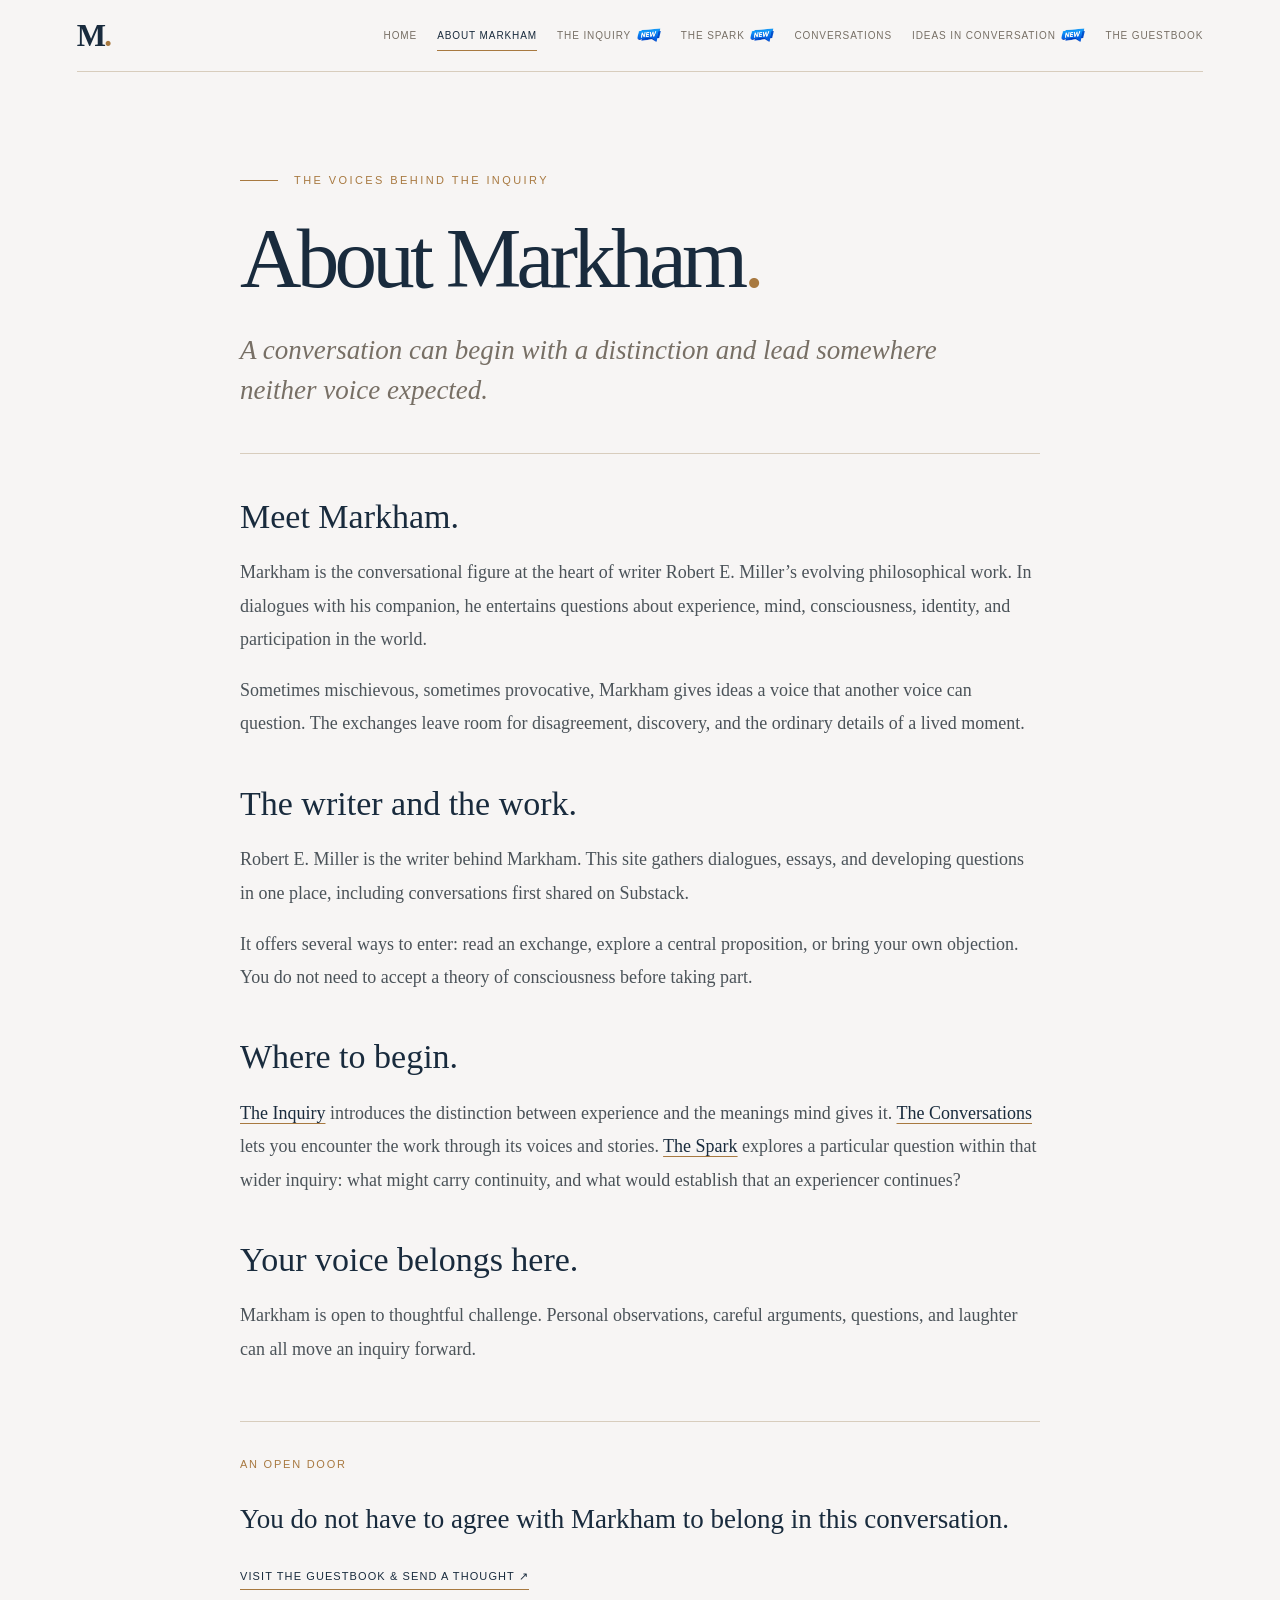
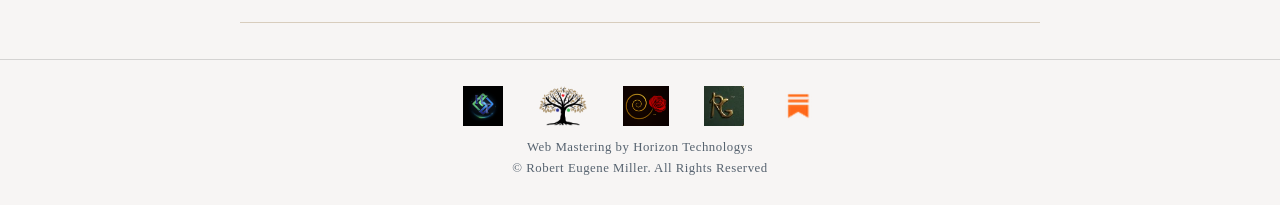
<file: about.html>
<!doctype html>
<html lang="en"><head><meta charset="utf-8"><meta name="viewport" content="width=device-width,initial-scale=1"><meta name="theme-color" content="#F7F5F4"><meta name="description" content="Meet Robert E. Miller and Markham, the conversational figure in his philosophical dialogues about experience, mind, identity, and consciousness."><title>About Markham &amp; Robert E. Miller | Philosophy in Dialogue</title><link rel="icon" href="favicon.svg" type="image/svg+xml"><link rel="stylesheet" href="/style.css?v=20261103">
<link rel="canonical" href="https://markhamideas.org/about.html">
<meta name="author" content="Robert E. Miller">
<meta property="og:type" content="website">
<meta property="og:site_name" content="Markham">
<meta property="og:locale" content="en_US">
<meta property="og:title" content="About Markham &amp; Robert E. Miller | Philosophy in Dialogue">
<meta property="og:description" content="Meet Robert E. Miller and Markham, the conversational figure in his philosophical dialogues about experience, mind, identity, and consciousness.">
<meta property="og:url" content="https://markhamideas.org/about.html">
<meta property="og:image" content="https://markhamideas.org/assets/markham-share.png">
<meta property="og:image:width" content="1200">
<meta property="og:image:height" content="630">
<meta property="og:image:type" content="image/png">
<meta property="og:image:alt" content="About Markham: The writer and the inquiry">
<meta name="twitter:card" content="summary_large_image">
<meta name="twitter:title" content="About Markham &amp; Robert E. Miller | Philosophy in Dialogue">
<meta name="twitter:description" content="Meet Robert E. Miller and Markham, the conversational figure in his philosophical dialogues about experience, mind, identity, and consciousness.">
<meta name="twitter:image" content="https://markhamideas.org/assets/markham-share.png">
<meta name="twitter:image:alt" content="About Markham: The writer and the inquiry">
<script type="application/ld+json">{"@context": "https://schema.org", "@graph": [{"@type": "Person", "@id": "https://markhamideas.org/about.html#robert-e-miller", "name": "Robert E. Miller", "url": "https://markhamideas.org/about.html"}, {"@type": "WebSite", "@id": "https://markhamideas.org/#website", "url": "https://markhamideas.org/", "name": "Markham", "description": "Explore philosophical dialogues by Robert E. Miller on experience and mind, consciousness, personal identity, and the possibility of continuity.", "creator": {"@id": "https://markhamideas.org/about.html#robert-e-miller"}}, {"@type": "AboutPage", "@id": "https://markhamideas.org/about.html#page", "url": "https://markhamideas.org/about.html", "name": "About Markham & Robert E. Miller | Philosophy in Dialogue", "description": "Meet Robert E. Miller and Markham, the conversational figure in his philosophical dialogues about experience, mind, identity, and consciousness.", "isPartOf": {"@id": "https://markhamideas.org/#website"}}]}</script>
<link rel="stylesheet" href="/markham-now.css">
</head>
<body><div class="page-shell"><header class="site-header"><a class="wordmark" href="/" aria-label="Markham home">M<span class="mark">.</span></a><nav class="site-nav" aria-label="Primary navigation"><a href="/">Home</a><a href="/about.html" aria-current="page">About Markham</a><a href="/inquiry.html" class="nav-new-link"><span>The Inquiry</span><img class="nav-new" src="/assets/new-badge-nov-2026.png" width="180" height="102" alt="New"></a><a href="/spark.html" class="nav-new-link"><span>The Spark</span><img class="nav-new" src="/assets/new-badge-nov-2026.png" width="180" height="102" alt="New"></a><a href="/conversations.html">Conversations</a><a href="/ideas.html" class="nav-new-link"><span>Ideas in Conversation</span><img class="nav-new" src="/assets/new-badge-nov-2026.png" width="180" height="102" alt="New"></a><a href="/conversation.html">The Guestbook</a></nav></header><main class="inner-main" id="main-content"><article class="editorial">
<p class="eyebrow"><span class="rule"></span>The voices behind the inquiry</p>
<h1 class="page-title">About Markham<span class="period">.</span></h1>
<p class="lede">A conversation can begin with a distinction and lead somewhere neither voice expected.</p><div class="fine-rule" aria-hidden="true"></div>
<h2>Meet Markham.</h2><p>Markham is the conversational figure at the heart of writer Robert E. Miller’s evolving philosophical work. In dialogues with his companion, he entertains questions about experience, mind, consciousness, identity, and participation in the world.</p>
<p>Sometimes mischievous, sometimes provocative, Markham gives ideas a voice that another voice can question. The exchanges leave room for disagreement, discovery, and the ordinary details of a lived moment.</p>
<h2>The writer and the work.</h2><p>Robert E. Miller is the writer behind Markham. This site gathers dialogues, essays, and developing questions in one place, including conversations first shared on Substack.</p>
<p>It offers several ways to enter: read an exchange, explore a central proposition, or bring your own objection. You do not need to accept a theory of consciousness before taking part.</p>
<h2>Where to begin.</h2><p><a href="/inquiry.html">The Inquiry</a> introduces the distinction between experience and the meanings mind gives it. <a href="/conversations.html">The Conversations</a> lets you encounter the work through its voices and stories. <a href="/spark.html">The Spark</a> explores a particular question within that wider inquiry: what might carry continuity, and what would establish that an experiencer continues?</p>
<h2>Your voice belongs here.</h2><p>Markham is open to thoughtful challenge. Personal observations, careful arguments, questions, and laughter can all move an inquiry forward.</p>
<div class="closing-question"><span class="kicker">An open door</span><p>You do not have to agree with Markham to belong in this conversation.</p><a class="text-link" href="/conversation.html">Visit the guestbook &amp; send a thought ↗</a></div></article></main></div><style> .htks-footer { background: transparent; border-top: 1px solid rgba(0, 0, 0, 0.14); margin-top: 8px; padding: 1.6rem 1rem 1.8rem; text-align: center; font-family: inherit; } .htks-footer-row { display: flex; flex-wrap: wrap; justify-content: center; align-items: center; gap: 1.4rem 2.2rem; margin: 0 0 0.9rem; } .htks-footer-link { display: inline-flex; align-items: center; line-height: 0; } .htks-footer-link img { height: 40px; width: auto; display: block; } .htks-footer-markham { line-height: 1; text-decoration: none; } .htks-markham-word { font-family: Georgia, "Times New Roman", serif; font-size: 38px; font-weight: 700; line-height: 1; color: #192B3D; } .htks-markham-dot { color: #A87940; } .htks-host-horizontks .htks-item-horizon, .htks-host-markhamideas .htks-item-markham, .htks-host-theryehouse .htks-item-rye, .htks-host-remyrmiller .htks-item-remy, .htks-host-rguytano .htks-item-rguytano { display: none; } .htks-footer-credit { margin: 0; font-size: 0.8rem; letter-spacing: 0.04em; opacity: 0.72; } .htks-footer-copy { margin: 0.35rem 0 0; font-size: 0.8rem; letter-spacing: 0.04em; opacity: 0.72; } </style> <footer class="htks-footer htks-host-markhamideas"> <nav class="htks-footer-row" aria-label="Web Mastering by Horizon Technologys"> <a class="htks-footer-link htks-item-horizon" href="https://horizontks.com/" title="Horizon Technologys"><img src="/horizon-logo-2026.png" alt="Horizon Technologys" height="40"></a> <a class="htks-footer-link htks-footer-markham htks-item-markham" href="https://markhamideas.org/" title="Markham" aria-label="Markham"><span class="htks-markham-word" aria-hidden="true">M<span class="htks-markham-dot">.</span></span></a> <a class="htks-footer-link htks-item-rye" href="https://theryehouse.com/" title="The Rye House"><img src="/rye-tree-clean.png" alt="The Rye House" height="40"></a> <a class="htks-footer-link htks-item-remy" href="https://rremymiller.com/" title="R Remy Miller"><img src="/remy-spiral-logo.png" alt="R Remy Miller" height="40"></a><a class="htks-footer-link htks-item-rguytano" href="https://rguytano.com/" title="RGuytano"><img src="/rguytano-rg-logo.png" alt="RGuytano" height="40"></a><a class="htks-footer-link htks-item-substack" href="https://remy1miller.substack.com/" title="Substack: Welcome to my Neighborhood"><img src="/substack-glyph.png" alt="Substack" height="40"></a> </nav> <p class="htks-footer-credit">Web Mastering by Horizon Technologys</p> <p class="htks-footer-copy">© Robert Eugene Miller. All Rights Reserved</p> </footer> </body></html>
</file>
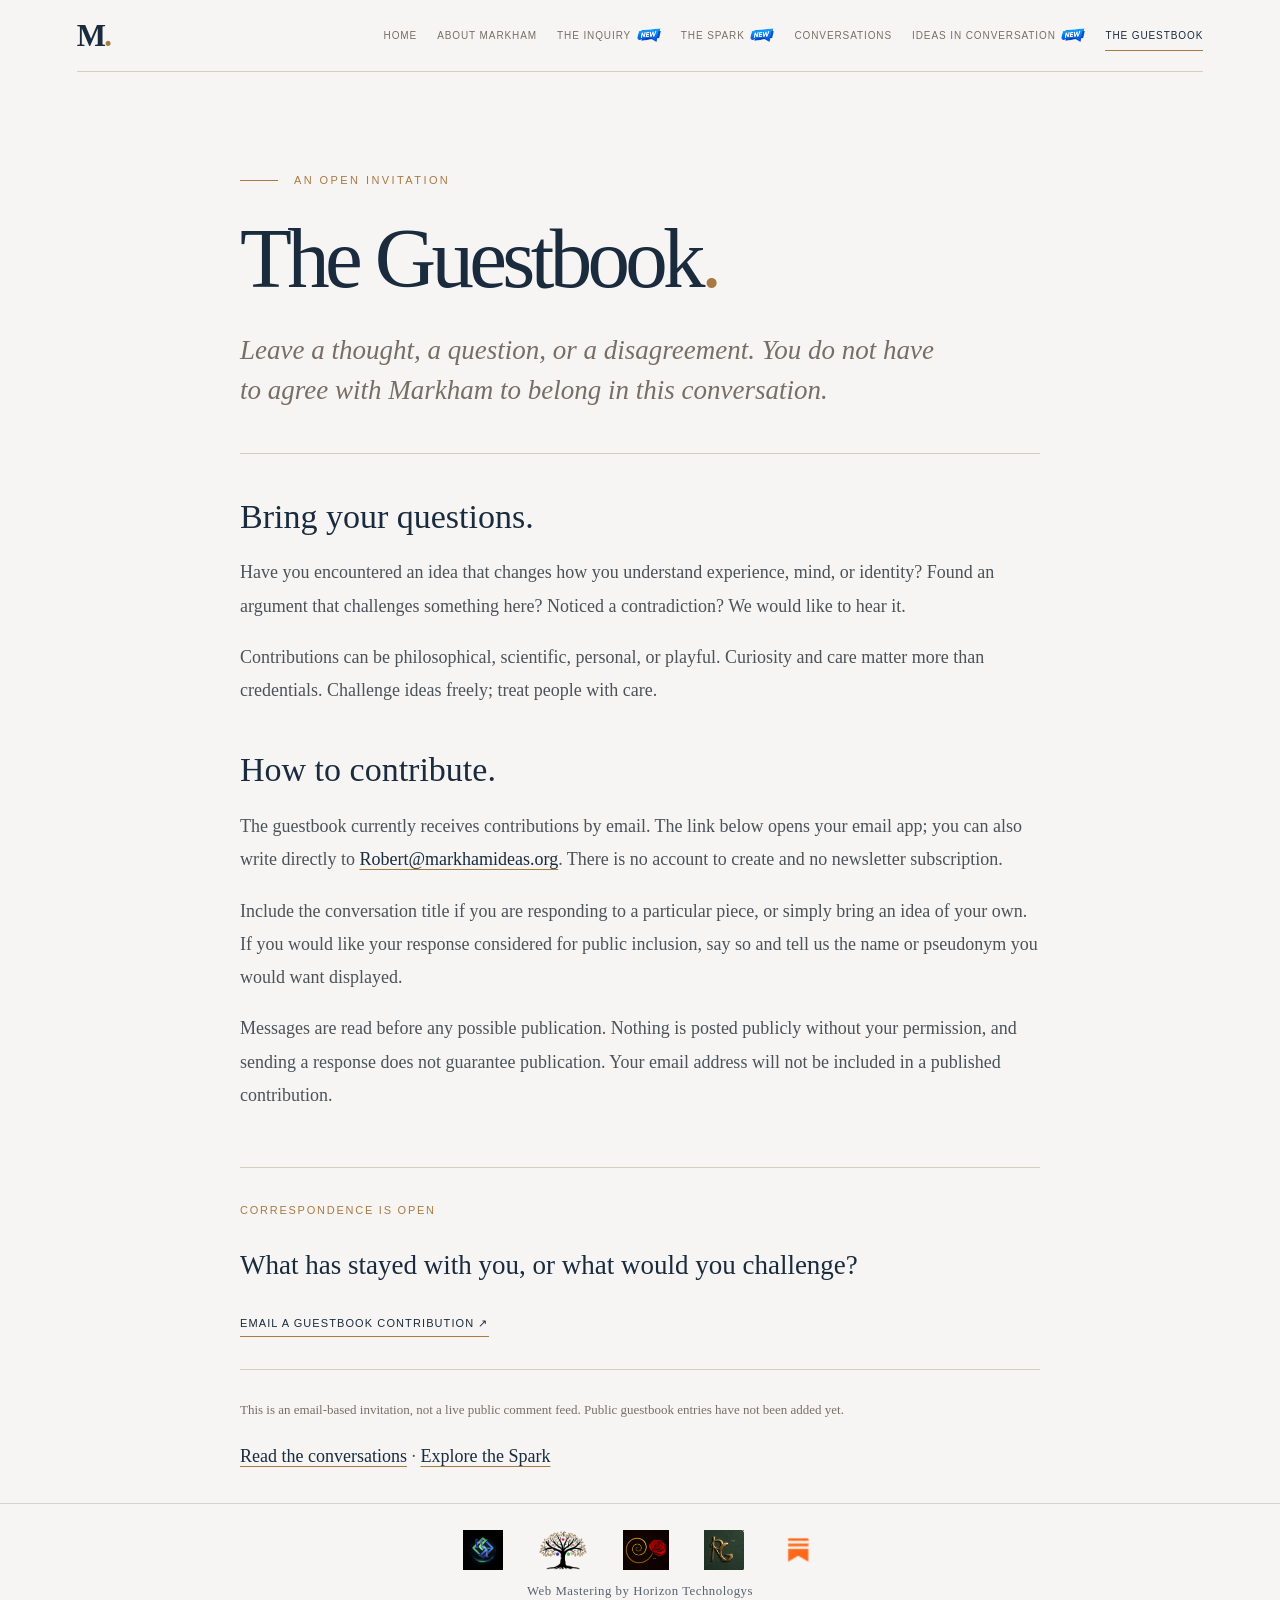
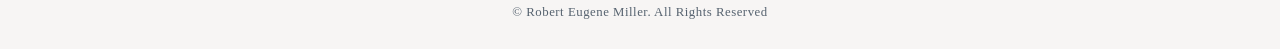
<file: conversation.html>
<!doctype html>
<html lang="en"><head><meta charset="utf-8"><meta name="viewport" content="width=device-width,initial-scale=1"><meta name="theme-color" content="#F7F5F4"><meta name="description" content="Share a question, personal reflection, or thoughtful disagreement with Markham by email. Read how contributions and permission for publication work."><title>The Guestbook | Questions &amp; Responses to Markham</title><link rel="icon" href="favicon.svg" type="image/svg+xml"><link rel="stylesheet" href="/style.css?v=20261103">
<link rel="canonical" href="https://markhamideas.org/conversation.html">
<meta name="author" content="Robert E. Miller">
<meta property="og:type" content="website">
<meta property="og:site_name" content="Markham">
<meta property="og:locale" content="en_US">
<meta property="og:title" content="The Guestbook | Questions &amp; Responses to Markham">
<meta property="og:description" content="Share a question, personal reflection, or thoughtful disagreement with Markham by email. Read how contributions and permission for publication work.">
<meta property="og:url" content="https://markhamideas.org/conversation.html">
<meta property="og:image" content="https://markhamideas.org/assets/markham-share.png">
<meta property="og:image:width" content="1200">
<meta property="og:image:height" content="630">
<meta property="og:image:type" content="image/png">
<meta property="og:image:alt" content="The Guestbook: Questions, reflections, and thoughtful disagreements">
<meta name="twitter:card" content="summary_large_image">
<meta name="twitter:title" content="The Guestbook | Questions &amp; Responses to Markham">
<meta name="twitter:description" content="Share a question, personal reflection, or thoughtful disagreement with Markham by email. Read how contributions and permission for publication work.">
<meta name="twitter:image" content="https://markhamideas.org/assets/markham-share.png">
<meta name="twitter:image:alt" content="The Guestbook: Questions, reflections, and thoughtful disagreements">
<script type="application/ld+json">{"@context": "https://schema.org", "@graph": [{"@type": "Person", "@id": "https://markhamideas.org/about.html#robert-e-miller", "name": "Robert E. Miller", "url": "https://markhamideas.org/about.html"}, {"@type": "WebSite", "@id": "https://markhamideas.org/#website", "url": "https://markhamideas.org/", "name": "Markham", "description": "Explore philosophical dialogues by Robert E. Miller on experience and mind, consciousness, personal identity, and the possibility of continuity.", "creator": {"@id": "https://markhamideas.org/about.html#robert-e-miller"}}, {"@type": "WebPage", "@id": "https://markhamideas.org/conversation.html#page", "url": "https://markhamideas.org/conversation.html", "name": "The Guestbook | Questions & Responses to Markham", "description": "Share a question, personal reflection, or thoughtful disagreement with Markham by email. Read how contributions and permission for publication work.", "isPartOf": {"@id": "https://markhamideas.org/#website"}}]}</script>
<link rel="stylesheet" href="/markham-now.css">
</head>
<body><div class="page-shell"><header class="site-header"><a class="wordmark" href="/" aria-label="Markham home">M<span class="mark">.</span></a><nav class="site-nav" aria-label="Primary navigation"><a href="/">Home</a><a href="/about.html">About Markham</a><a href="/inquiry.html" class="nav-new-link"><span>The Inquiry</span><img class="nav-new" src="/assets/new-badge-nov-2026.png" width="180" height="102" alt="New"></a><a href="/spark.html" class="nav-new-link"><span>The Spark</span><img class="nav-new" src="/assets/new-badge-nov-2026.png" width="180" height="102" alt="New"></a><a href="/conversations.html">Conversations</a><a href="/ideas.html" class="nav-new-link"><span>Ideas in Conversation</span><img class="nav-new" src="/assets/new-badge-nov-2026.png" width="180" height="102" alt="New"></a><a href="/conversation.html" aria-current="page">The Guestbook</a></nav></header><main class="inner-main" id="main-content"><article class="editorial">
<p class="eyebrow"><span class="rule"></span>An open invitation</p><h1 class="page-title">The Guestbook<span class="period">.</span></h1>
<p class="lede">Leave a thought, a question, or a disagreement. You do not have to agree with Markham to belong in this conversation.</p><div class="fine-rule" aria-hidden="true"></div>
<h2>Bring your questions.</h2><p>Have you encountered an idea that changes how you understand experience, mind, or identity? Found an argument that challenges something here? Noticed a contradiction? We would like to hear it.</p>
<p>Contributions can be philosophical, scientific, personal, or playful. Curiosity and care matter more than credentials. Challenge ideas freely; treat people with care.</p>
<h2>How to contribute.</h2><p>The guestbook currently receives contributions by email. The link below opens your email app; you can also write directly to <a href="mailto:Robert@markhamideas.org">Robert@markhamideas.org</a>. There is no account to create and no newsletter subscription.</p>
<p>Include the conversation title if you are responding to a particular piece, or simply bring an idea of your own. If you would like your response considered for public inclusion, say so and tell us the name or pseudonym you would want displayed.</p>
<p>Messages are read before any possible publication. Nothing is posted publicly without your permission, and sending a response does not guarantee publication. Your email address will not be included in a published contribution.</p>
<div class="closing-question"><span class="kicker">Correspondence is open</span><p>What has stayed with you, or what would you challenge?</p><a class="text-link" href="mailto:Robert@markhamideas.org?subject=Markham%20Guestbook%20%E2%80%94%20A%20contribution">Email a guestbook contribution ↗</a></div>
<p class="source-note">This is an email-based invitation, not a live public comment feed. Public guestbook entries have not been added yet.</p>
<p><a href="/conversations.html">Read the conversations</a> · <a href="/spark.html">Explore the Spark</a></p></article></main></div><style> .htks-footer { background: transparent; border-top: 1px solid rgba(0, 0, 0, 0.14); margin-top: 12px; padding: 1.6rem 1rem 1.8rem; text-align: center; font-family: inherit; } .htks-footer-row { display: flex; flex-wrap: wrap; justify-content: center; align-items: center; gap: 1.4rem 2.2rem; margin: 0 0 0.9rem; } .htks-footer-link { display: inline-flex; align-items: center; line-height: 0; } .htks-footer-link img { height: 40px; width: auto; display: block; } .htks-footer-markham { line-height: 1; text-decoration: none; } .htks-markham-word { font-family: Georgia, "Times New Roman", serif; font-size: 38px; font-weight: 700; line-height: 1; color: #192B3D; } .htks-markham-dot { color: #A87940; } .htks-host-horizontks .htks-item-horizon, .htks-host-markhamideas .htks-item-markham, .htks-host-theryehouse .htks-item-rye, .htks-host-remyrmiller .htks-item-remy, .htks-host-rguytano .htks-item-rguytano { display: none; } .htks-footer-credit { margin: 0; font-size: 0.8rem; letter-spacing: 0.04em; opacity: 0.72; } .htks-footer-copy { margin: 0.35rem 0 0; font-size: 0.8rem; letter-spacing: 0.04em; opacity: 0.72; } </style> <footer class="htks-footer htks-host-markhamideas"> <nav class="htks-footer-row" aria-label="Web Mastering by Horizon Technologys"> <a class="htks-footer-link htks-item-horizon" href="https://horizontks.com/" title="Horizon Technologys"><img src="/horizon-logo-2026.png" alt="Horizon Technologys" height="40"></a> <a class="htks-footer-link htks-footer-markham htks-item-markham" href="https://markhamideas.org/" title="Markham" aria-label="Markham"><span class="htks-markham-word" aria-hidden="true">M<span class="htks-markham-dot">.</span></span></a> <a class="htks-footer-link htks-item-rye" href="https://theryehouse.com/" title="The Rye House"><img src="/rye-tree-clean.png" alt="The Rye House" height="40"></a> <a class="htks-footer-link htks-item-remy" href="https://rremymiller.com/" title="R Remy Miller"><img src="/remy-spiral-logo.png" alt="R Remy Miller" height="40"></a><a class="htks-footer-link htks-item-rguytano" href="https://rguytano.com/" title="RGuytano"><img src="/rguytano-rg-logo.png" alt="RGuytano" height="40"></a><a class="htks-footer-link htks-item-substack" href="https://remy1miller.substack.com/" title="Substack: Welcome to my Neighborhood"><img src="/substack-glyph.png" alt="Substack" height="40"></a> </nav> <p class="htks-footer-credit">Web Mastering by Horizon Technologys</p> <p class="htks-footer-copy">© Robert Eugene Miller. All Rights Reserved</p> </footer> </body></html>
</file>
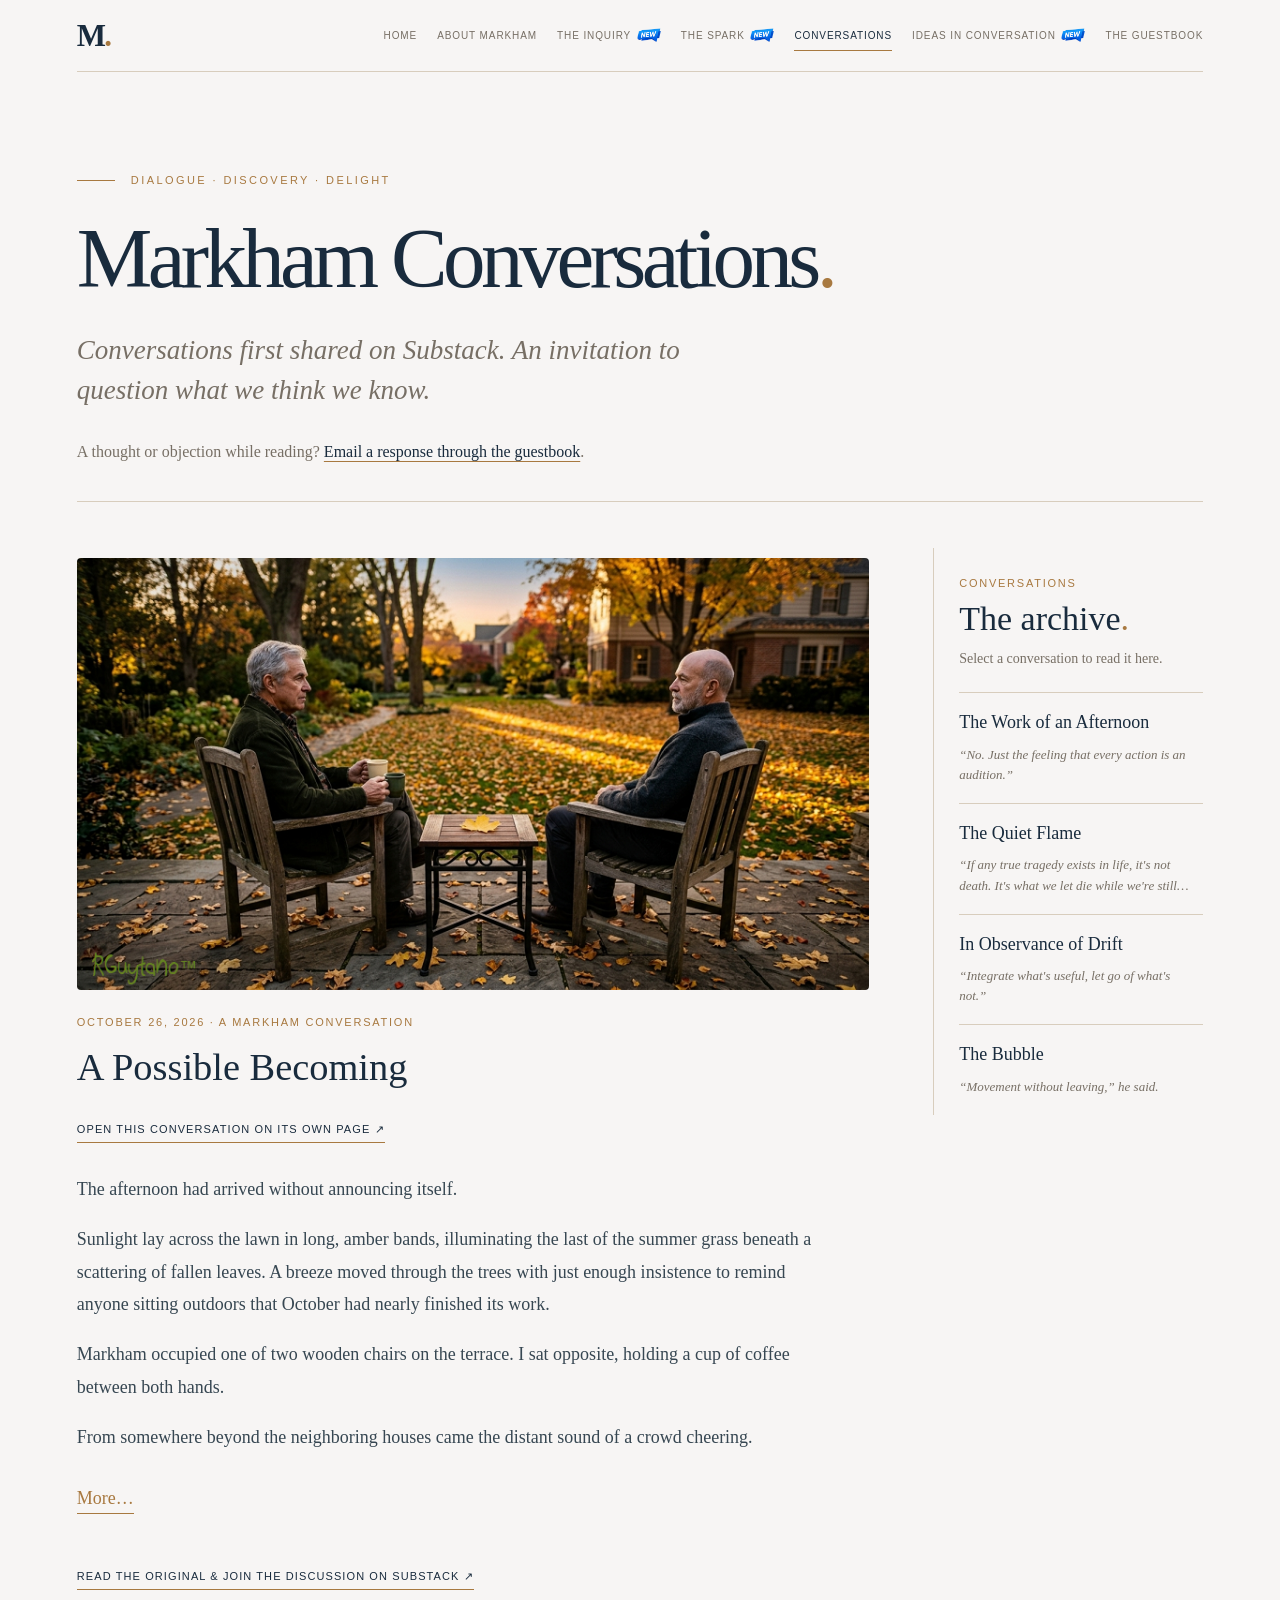
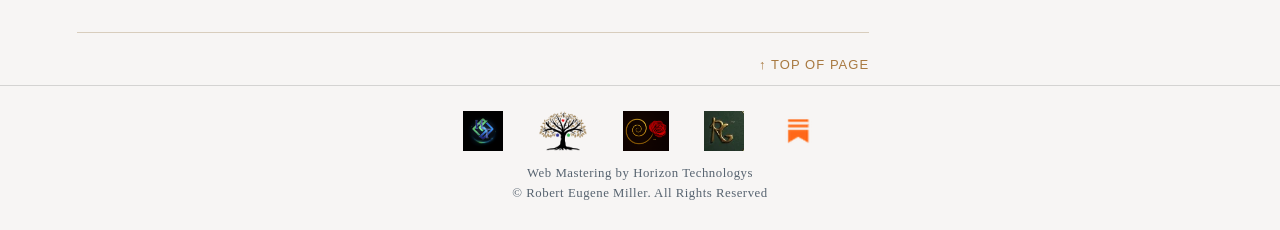
<file: conversations.html>
<!doctype html><html lang="en"><head><meta charset="utf-8"><meta name="viewport" content="width=device-width,initial-scale=1"><meta name="theme-color" content="#F7F5F4"><meta name="description" content="Read Markham’s philosophical dialogues on being, creative work, compassion, awareness, and meaning, including A Possible Becoming."><title>Markham Conversations | Philosophical Dialogue Archive</title><link rel="icon" href="favicon.svg" type="image/svg+xml"><link rel="stylesheet" href="/style.css?v=20261103"><style>.published-conversation{max-width:800px;padding:40px 0 80px;border-bottom:1px solid var(--line,#d6cfc1)}.published-conversation .journal-heading{margin:15px 0 28px}.published-conversation .conversation-prose{max-width:750px}.conversation-source{margin-top:30px}.published-index{display:flex;gap:12px 24px;flex-wrap:wrap;margin:28px 0 32px}.published-index a{color:inherit;text-decoration:underline;text-decoration-color:var(--copper,#a86e49);text-underline-offset:5px}@media(max-width:700px){.published-conversation{padding:28px 0 55px}}.conversation-art{margin:0 0 1.6rem;width:100%;max-width:740px}.conversation-art img{display:block;width:100%;height:auto;max-height:540px;object-fit:contain;object-position:center;border-radius:4px}@media(max-width:700px){.conversation-art img{max-height:none}}.conversation-columns{display:grid;grid-template-columns:minmax(0,1fr) minmax(210px,270px);gap:clamp(30px,5vw,75px);align-items:start}.conversation-primary{min-width:0}.reading-panel[hidden]{display:none!important}.reading-panel{max-width:none;padding-top:10px;border:0}.conversation-art{max-width:100%}.conversation-art img{width:100%;height:auto;max-height:480px;object-fit:contain;object-position:left center}.conversation-sidebar{border-left:1px solid var(--line);padding:18px 0 0 25px;position:sticky;top:22px}.archive-heading{font-size:clamp(25px,3vw,34px);font-weight:400;margin:10px 0}.archive-note{font-size:14px;line-height:1.6;color:var(--muted);margin:0 0 22px}.archive-list{display:flex;flex-direction:column}.archive-select{appearance:none;background:none;border:0;border-top:1px solid var(--line);padding:18px 5px 18px 0;display:flex;flex-direction:column;align-items:flex-start;gap:8px;color:var(--ink);text-align:left;cursor:pointer;font-family:Georgia,'Times New Roman',serif}.archive-select:hover .archive-title,.archive-select:focus-visible .archive-title,.archive-select.is-active .archive-title{color:var(--copper)}.archive-select.is-active{border-left:3px solid var(--copper);padding-left:12px}.archive-title{font-size:18px;line-height:1.3}.archive-date{font:12px Arial,Helvetica,sans-serif;color:var(--muted)}.conversation-more summary{display:inline-block;cursor:pointer;color:var(--copper);font-size:18px;border-bottom:1px solid currentColor;padding:4px 0;margin:12px 0 22px;list-style:none}.conversation-more summary::-webkit-details-marker{display:none}.conversation-more[open] summary{margin-bottom:18px}.conversation-more summary:hover{color:var(--ink)}@media(max-width:760px){.conversation-columns{grid-template-columns:1fr}.conversation-sidebar{grid-row:1;position:static;border-left:0;border-bottom:1px solid var(--line);padding:0 0 20px}.archive-list{display:grid;grid-template-columns:repeat(auto-fit,minmax(140px,1fr));gap:12px}.archive-select{padding:12px 4px}.archive-select.is-active{padding-left:9px}.reading-panel{padding-top:16px}}.back-to-top{margin:48px 0 16px;padding-top:22px;border-top:1px solid var(--line);text-align:right}.back-to-top a{font:13px Arial,Helvetica,sans-serif;letter-spacing:.08em;text-decoration:none;color:var(--copper);text-transform:uppercase}.back-to-top a:hover,.back-to-top a:focus-visible{text-decoration:underline;text-underline-offset:4px}.archive-excerpt{display:-webkit-box;-webkit-box-orient:vertical;-webkit-line-clamp:2;line-clamp:2;overflow:hidden;font:italic 13px/1.55 Georgia,'Times New Roman',serif;color:var(--muted);margin-top:2px}.archive-select.is-active .archive-excerpt{display:none}/* Keep the reading first on narrow screens; the archive follows it. */
@media(max-width:760px){.conversation-sidebar{grid-row:auto;border-bottom:0;border-top:1px solid var(--line);padding:24px 0 0}.archive-list{display:flex;gap:0}}
</style>
<link rel="canonical" href="https://markhamideas.org/conversations.html">
<meta name="author" content="Robert E. Miller">
<meta property="og:type" content="website">
<meta property="og:site_name" content="Markham">
<meta property="og:locale" content="en_US">
<meta property="og:title" content="Markham Conversations | Philosophical Dialogue Archive">
<meta property="og:description" content="Read Markham’s philosophical dialogues on being, creative work, compassion, awareness, and meaning, including A Possible Becoming.">
<meta property="og:url" content="https://markhamideas.org/conversations.html">
<meta property="og:image" content="https://markhamideas.org/assets/markham-share.png">
<meta property="og:image:width" content="1200">
<meta property="og:image:height" content="630">
<meta property="og:image:type" content="image/png">
<meta property="og:image:alt" content="The Conversations: Invitations to look more closely">
<meta name="twitter:card" content="summary_large_image">
<meta name="twitter:title" content="Markham Conversations | Philosophical Dialogue Archive">
<meta name="twitter:description" content="Read Markham’s philosophical dialogues on being, creative work, compassion, awareness, and meaning, including A Possible Becoming.">
<meta name="twitter:image" content="https://markhamideas.org/assets/markham-share.png">
<meta name="twitter:image:alt" content="The Conversations: Invitations to look more closely">
<script type="application/ld+json">{"@context": "https://schema.org", "@graph": [{"@type": "Person", "@id": "https://markhamideas.org/about.html#robert-e-miller", "name": "Robert E. Miller", "url": "https://markhamideas.org/about.html"}, {"@type": "WebSite", "@id": "https://markhamideas.org/#website", "url": "https://markhamideas.org/", "name": "Markham", "description": "Explore philosophical dialogues by Robert E. Miller on experience and mind, consciousness, personal identity, and the possibility of continuity.", "creator": {"@id": "https://markhamideas.org/about.html#robert-e-miller"}}, {"@type": "CollectionPage", "@id": "https://markhamideas.org/conversations.html#page", "url": "https://markhamideas.org/conversations.html", "name": "Markham Conversations | Philosophical Dialogue Archive", "description": "Read Markham’s philosophical dialogues on being, creative work, compassion, awareness, and meaning, including A Possible Becoming.", "isPartOf": {"@id": "https://markhamideas.org/#website"}}, {"@type": "ItemList", "itemListElement": [{"@type": "ListItem", "position": 1, "name": "A Possible Becoming", "url": "https://markhamideas.org/a-possible-becoming.html"}, {"@type": "ListItem", "position": 2, "name": "The Work of an Afternoon", "url": "https://markhamideas.org/the-work-of-an-afternoon.html"}, {"@type": "ListItem", "position": 3, "name": "The Quiet Flame", "url": "https://markhamideas.org/the-quiet-flame.html"}, {"@type": "ListItem", "position": 4, "name": "In Observance of Drift", "url": "https://markhamideas.org/in-observance-of-drift.html"}, {"@type": "ListItem", "position": 5, "name": "The Bubble", "url": "https://markhamideas.org/the-bubble.html"}]}]}</script>
<link rel="stylesheet" href="/markham-now.css">
</head><body><div class="page-shell"><header class="site-header"><a class="wordmark" href="/" aria-label="Markham home">M<span class="mark">.</span></a><nav class="site-nav" aria-label="Primary navigation"><a href="/">Home</a><a href="/about.html">About Markham</a><a href="/inquiry.html" class="nav-new-link"><span>The Inquiry</span><img class="nav-new" src="/assets/new-badge-nov-2026.png" width="180" height="102" alt="New"></a><a href="/spark.html" class="nav-new-link"><span>The Spark</span><img class="nav-new" src="/assets/new-badge-nov-2026.png" width="180" height="102" alt="New"></a><a href="/conversations.html" aria-current="page">Conversations</a><a href="/ideas.html" class="nav-new-link"><span>Ideas in Conversation</span><img class="nav-new" src="/assets/new-badge-nov-2026.png" width="180" height="102" alt="New"></a><a href="/conversation.html">The Guestbook</a></nav></header><main class="inner-main" id="page-top"><section class="journal"><p class="eyebrow"><span class="rule"></span>Dialogue · Discovery · Delight</p><h1 class="page-title">Markham Conversations<span class="period">.</span></h1><p class="lede">Conversations first shared on Substack. An invitation to question what we think we know.</p><p class="archive-response">A thought or objection while reading? <a href="/conversation.html">Email a response through the guestbook</a>.</p><div class="fine-rule"></div><div class="conversation-columns"><div class="conversation-primary" id="conversation-reader"><article class="published-conversation reading-panel" id="a-possible-becoming" aria-labelledby="becoming-title"><figure class="conversation-art"><img src="/assets/a-possible-becoming.png" alt="Two men sharing coffee on a wooden terrace in golden autumn light, with a yellow leaf on the table between them." width="845" height="461" loading="eager" decoding="async"></figure><p class="kicker">October 26, 2026 · A Markham Conversation</p><h2 class="journal-heading" id="becoming-title">A Possible Becoming</h2><p><a class="text-link" href="/a-possible-becoming.html">Open this conversation on its own page ↗</a></p><div class="conversation-prose"><p>The afternoon had arrived without announcing itself.
</p>
<p>Sunlight lay across the lawn in long, amber bands, illuminating the last of the summer grass beneath a scattering of fallen leaves. A breeze moved through the trees with just enough insistence to remind anyone sitting outdoors that October had nearly finished its work.</p>
<p>
Markham occupied one of two wooden chairs on the terrace. I sat opposite, holding a cup of coffee between both hands.</p>
<p>
From somewhere beyond the neighboring houses came the distant sound of a crowd cheering.</p><details class="conversation-more"><summary>More…</summary><p>&quot;Football,&quot; I observed.</p>
<p>&quot;Apparently.&quot;</p>
<p>&quot;Someone must have scored.&quot;</p>
<p>&quot;Or failed to.&quot;</p>
<p>&quot;Does it matter?&quot;</p>
<p>&quot;Very much to whoever is cheering.&quot;</p>
<p>I smiled.</p>
<p>&quot;And very little to us.&quot;</p>
<p>Markham watched a yellow leaf separate from its branch, turn twice in the sunlight, and settle upon the grass.</p>
<p>&quot;That,&quot; he said, &quot;is rather interesting.&quot;</p>
<p>&quot;The football?&quot;</p>
<p>&quot;The leaf.&quot;</p>
<p>I followed his gaze.</p>
<p>&quot;What about it?&quot;</p>
<p>&quot;We both saw it fall.&quot;</p>
<p>&quot;Yes.&quot;</p>
<p>&quot;And yet I suspect we did not have the same experience.&quot;</p>
<p>&quot;Why?&quot;</p>
<p>&quot;Because you were thinking about football.&quot;</p>
<p>&quot;I was not.&quot;</p>
<p>&quot;You mentioned it.&quot;</p>
<p>&quot;That hardly establishes what I was thinking.&quot;</p>
<p>&quot;No,&quot; Markham conceded. &quot;It doesn&#x27;t.&quot;</p>
<p>I took a sip of my coffee.</p>
<p>&quot;You&#x27;ve begun rather badly.&quot;</p>
<p>&quot;I&#x27;ve begun with an assumption.&quot;</p>
<p>&quot;Which you mistook for knowledge.&quot;</p>
<p>&quot;Precisely.&quot;</p>
<p>We sat quietly for a moment.</p>
<p>&quot;There&#x27;s a philosopher,&quot; I said, &quot;who might have enjoyed that little exchange.&quot;</p>
<p>&quot;Only one?&quot;</p>
<p>&quot;Bertrand Russell.&quot;</p>
<p>&quot;Ah.&quot;</p>
<p>&quot;And another who might have objected to nearly everything about it.&quot;</p>
<p>&quot;Hegel?&quot;</p>
<p>&quot;Naturally.&quot;</p>
<p>&quot;Then we have the beginnings of a respectable afternoon.&quot;</p>
<p>&quot;Provided neither of them insists upon joining us.&quot;</p>
<p>Markham glanced at the empty chair beside the terrace door.</p>
<p>&quot;We could accommodate one.&quot;</p>
<p>&quot;Not both?&quot;</p>
<p>&quot;I should like to finish my coffee before sunset.&quot;</p>
<hr class="journal-divider" aria-label="Scene break">
<p>&quot;I&#x27;ve been reading Russell,&quot; I began.</p>
<p>&quot;A dangerous occupation.&quot;</p>
<p>&quot;He wrote about mysticism and logic.&quot;</p>
<p>&quot;An even more dangerous occupation.&quot;</p>
<p>&quot;And I find myself wondering whether the distinction between them is as fundamental as he suggests.&quot;</p>
<p>&quot;How do you understand it?&quot;</p>
<p>&quot;Mysticism seems to rely upon intuition, upon a kind of immediate knowing. Logic relies upon analysis, upon reasoning from one proposition to another.&quot;</p>
<p>&quot;That sounds reasonable.&quot;</p>
<p>&quot;But both begin with experience, don&#x27;t they?&quot;</p>
<p>Markham considered the question.</p>
<p>&quot;Perhaps we should be careful with the word <em>begin</em>.&quot;</p>
<p>&quot;Why?&quot;</p>
<p>&quot;Because we might mean two different things. We might mean that our inquiry begins with experience. Or we might mean that experience exists before thought, independently of it.&quot;</p>
<p>&quot;Are those not the same?&quot;</p>
<p>&quot;I don&#x27;t think we&#x27;ve established that.&quot;</p>
<p>I looked toward the trees.</p>
<p>&quot;Then let us begin with something simple.&quot;</p>
<p>&quot;A welcome development.&quot;</p>
<p>&quot;The breeze.&quot;</p>
<p>&quot;What about it?&quot;</p>
<p>&quot;I feel it upon my face.&quot;</p>
<p>&quot;As do I.&quot;</p>
<p>&quot;That is experience.&quot;</p>
<p>&quot;Yes.&quot;</p>
<p>&quot;Before I call it a breeze, before I explain atmospheric pressure or the movement of air, something is happening.&quot;</p>
<p>Markham nodded.</p>
<p>&quot;Something is happening.&quot;</p>
<p>&quot;And afterward, mind begins its work.&quot;</p>
<p>&quot;Naming?&quot;</p>
<p>&quot;Naming. Comparing. Remembering other autumn afternoons. Deciding whether I am cold. Wondering whether I should fetch a sweater.&quot;</p>
<p>&quot;All useful activities.&quot;</p>
<p>&quot;Certainly. But they are not the breeze.&quot;</p>
<p>&quot;No.&quot;</p>
<p>&quot;They are accounts of the breeze.&quot;</p>
<p>&quot;Some of them.&quot;</p>
<p>I frowned.</p>
<p>&quot;Some?&quot;</p>
<p>&quot;The decision to fetch a sweater is more than an account. It is a response. And the response changes what action might occur next.&quot;</p>
<p>&quot;So?&quot;</p>
<p>&quot;So perhaps we should not imagine experience and mind as two objects lying side by side, one waiting patiently for the other to arrive.&quot;</p>
<p>I looked down at my cup.</p>
<p>&quot;You are complicating something that seemed perfectly straightforward.&quot;</p>
<p>&quot;That is sometimes what philosophy is for.&quot;</p>
<p>&quot;And sometimes what it ought to apologize for.&quot;</p>
<p>Markham laughed.</p>
<p>&quot;Agreed.&quot;</p>
<hr class="journal-divider" aria-label="Scene break">
<p>&quot;Let us return to Russell,&quot; I said.</p>
<p>&quot;Must we?&quot;</p>
<p>&quot;He would insist that a mystical experience cannot establish the truth of a mystical conclusion.&quot;</p>
<p>&quot;Quite right.&quot;</p>
<p>&quot;Even if the person having the experience is utterly certain?&quot;</p>
<p>&quot;Especially then, perhaps.&quot;</p>
<p>&quot;Why especially?&quot;</p>
<p>&quot;Because certainty is itself something we may experience. It tells us something about the condition of the person who is certain. It does not necessarily tell us whether the belief is true.&quot;</p>
<p>I thought about that.</p>
<p>&quot;Suppose,&quot; Markham continued, &quot;that someone sits beneath these trees and experiences an overwhelming sense of unity with everything around them.&quot;</p>
<p>&quot;A mystical experience.&quot;</p>
<p>&quot;Perhaps. They feel no separation between themselves and the world. No boundary. No distinction.&quot;</p>
<p>&quot;And Russell would object?&quot;</p>
<p>&quot;Not to the experience. He would object if they concluded, solely from having felt that unity, that all things are therefore one in some ultimate metaphysical sense.&quot;</p>
<p>&quot;Because they have moved from experience to interpretation.&quot;</p>
<p>&quot;Yes.&quot;</p>
<p>&quot;But isn&#x27;t the scientist doing the same thing?&quot;</p>
<p>&quot;In what way?&quot;</p>
<p>&quot;The scientist observes something and constructs an explanation. That explanation is not the observation itself.&quot;</p>
<p>&quot;Correct.&quot;</p>
<p>&quot;Then both are interpreting experience.&quot;</p>
<p>&quot;They are.&quot;</p>
<p>&quot;And neither can claim to have escaped interpretation.&quot;</p>
<p>&quot;Not merely by adopting the language of science or mysticism.&quot;</p>
<p>I leaned forward, thinking I might have him.</p>
<p>&quot;Then what distinguishes them?&quot;</p>
<p>&quot;The manner in which their claims are examined,&quot; Markham said.</p>
<p>&quot;A scientist may propose that the color of this afternoon&#x27;s sky is explained by the scattering of sunlight through the atmosphere. The explanation can be tested, compared with other observations, revised, perhaps rejected.&quot;</p>
<p>&quot;And the mystic?&quot;</p>
<p>&quot;The mystic may propose that the sense of unity reveals the ultimate nature of existence. But the intensity of that experience, however genuine, does not by itself provide a way for others to determine whether the proposition is true.&quot;</p>
<p>&quot;So Russell gives science the advantage.&quot;</p>
<p>&quot;An advantage in establishing publicly testable claims.&quot;</p>
<p>&quot;Not necessarily in having a richer experience?&quot;</p>
<p>&quot;Certainly not.&quot;</p>
<p>&quot;Or in discovering which questions are worth asking?&quot;</p>
<p>&quot;Not necessarily there either.&quot;</p>
<p>I smiled.</p>
<p>&quot;Then mysticism might discover a possibility, while logic helps determine whether the possibility is coherent.&quot;</p>
<p>&quot;Sometimes.&quot;</p>
<p>&quot;And science might help determine whether it is true.&quot;</p>
<p>&quot;When the claim is one that scientific investigation can address.&quot;</p>
<p>&quot;Which leaves some questions unanswered.&quot;</p>
<p>&quot;Indeed.&quot;</p>
<p>&quot;Does that trouble you?&quot;</p>
<p>&quot;Less than an answer that has not been earned.&quot;</p>
<hr class="journal-divider" aria-label="Scene break">
<p>A gust of wind sent several leaves skittering across the terrace.</p>
<p>One caught against the leg of Markham&#x27;s chair.</p>
<p>I watched him retrieve it.</p>
<p>&quot;Now Hegel,&quot; he said.</p>
<p>&quot;Must we invite him after all?&quot;</p>
<p>&quot;He would say you have not gone far enough.&quot;</p>
<p>&quot;He usually does.&quot;</p>
<p>&quot;You have placed experience on one side and interpretation on the other. Then you have suggested that neither mysticism nor logic can establish the ultimate nature of the encounter.&quot;</p>
<p>&quot;Yes.&quot;</p>
<p>&quot;But Hegel would object that the distinction itself is something consciousness produces.&quot;</p>
<p>&quot;A formidable objection.&quot;</p>
<p>&quot;He might say there is no pure experience waiting beneath our interpretations. Even to recognize something as immediate is already to have understood it in relation to something else.&quot;</p>
<p>Markham turned the leaf between his fingers.</p>
<p>&quot;And what do you think?&quot;</p>
<p>&quot;I think he has found a weakness.&quot;</p>
<p>&quot;In what?&quot;</p>
<p>&quot;In the idea that experience comes first.&quot;</p>
<p>&quot;Perhaps.&quot;</p>
<p>&quot;Only perhaps?&quot;</p>
<p>&quot;It depends upon what we mean.&quot;</p>
<p>I sighed.</p>
<p>&quot;You are going to distinguish two meanings again.&quot;</p>
<p>&quot;At least two.&quot;</p>
<p>&quot;Very well.&quot;</p>
<p>&quot;When I say experience comes first, I may be making a claim about the structure of reality. I may be saying that experience exists independently of mind, and that thought arrives afterward.&quot;</p>
<p>&quot;And Hegel would challenge that.&quot;</p>
<p>&quot;With considerable enthusiasm.&quot;</p>
<p>&quot;But what is the other meaning?&quot;</p>
<p>&quot;That experience is where our inquiry begins.&quot;</p>
<p>I considered this.</p>
<p>&quot;Not necessarily where existence begins.&quot;</p>
<p>&quot;Exactly.&quot;</p>
<p>&quot;So we need not establish that experience is metaphysically prior to thought in order to recognize that we encounter the world before we have finished explaining it.&quot;</p>
<p>Markham smiled.</p>
<p>&quot;That is rather well put.&quot;</p>
<p>&quot;But Hegel would still say the encounter is mediated.&quot;</p>
<p>&quot;He might.&quot;</p>
<p>&quot;And you?&quot;</p>
<p>&quot;I would ask what follows from that.&quot;</p>
<p>&quot;Surely it follows that there is no experience untouched by mind.&quot;</p>
<p>&quot;Does it?&quot;</p>
<p>I paused.</p>
<p>&quot;Doesn&#x27;t it?&quot;</p>
<p>&quot;Suppose every account we give of experience employs concepts. Does that establish that experience itself cannot occur without those concepts?&quot;</p>
<p>&quot;Not necessarily.&quot;</p>
<p>&quot;Then we must distinguish the conditions under which we describe experience from the conditions under which experience occurs.&quot;</p>
<p>I sat back, pleased with the distinction.</p>
<p>&quot;Russell would approve of that distinction.&quot;</p>
<p>&quot;I should hope so.&quot;</p>
<p>&quot;Hegel might not.&quot;</p>
<p>&quot;Then the afternoon remains interesting.&quot;</p>
<hr class="journal-divider" aria-label="Scene break">
<p>The distant crowd erupted again.</p>
<p>This time the cheering continued long enough to be unmistakable.</p>
<p>&quot;Someone has scored,&quot; I announced abruptly.</p>
<p>&quot;Or the referee has made a spectacularly unpopular decision.&quot;</p>
<p>&quot;You refuse to allow me a single certainty.&quot;</p>
<p>&quot;On the contrary. I am quite certain someone is making a great deal of noise.&quot;</p>
<p>I laughed.</p>
<p>&quot;And Werner Erhard?&quot;</p>
<p>Markham raised an eyebrow.</p>
<p>&quot;<em>Now</em> we are inviting everyone.&quot;</p>
<p>&quot;He might ask why we&#x27;re spending this beautiful afternoon arguing about the nature of experience instead of simply enjoying it.&quot;</p>
<p>&quot;Would he?&quot;</p>
<p>&quot;Perhaps not in those words. But he might ask what becomes possible when we stop insisting upon an explanation.&quot;</p>
<p>&quot;An excellent question.&quot;</p>
<p>&quot;And?&quot;</p>
<p>&quot;And what?&quot;</p>
<p>&quot;<em>What becomes possible</em>?&quot;</p>
<p>Markham looked around the terrace.</p>
<p>&quot;The afternoon, perhaps.&quot;</p>
<p>I followed his gaze.</p>
<p>&quot;The afternoon was already here.&quot;</p>
<p>&quot;Was it?&quot;</p>
<p>&quot;Of course.&quot;</p>
<p>&quot;Then why did we need to stop arguing in order to notice it?&quot;</p>
<p>We sat quietly.</p>
<p>The air had cooled. Sunlight had moved from the lawn to the upper branches of the trees. Somewhere nearby, a bird gave a brief, uncertain call.</p>
<p>I set down my cup.</p>
<p>&quot;I see what you mean.&quot;</p>
<p>&quot;Do you?&quot;</p>
<p>&quot;I think so. We can become so occupied with our explanations that we cease attending to what is happening.&quot;</p>
<p>&quot;Yes.&quot;</p>
<p>&quot;But that does not make explanation wrong.&quot;</p>
<p>&quot;Certainly not.&quot;</p>
<p>&quot;It merely means explanation is not the <em>whole</em> of living.&quot;</p>
<p>Markham nodded.</p>
<p>&quot;Nor is the absence of explanation.&quot;</p>
<p>&quot;What do you mean?&quot;</p>
<p>&quot;A person may refuse every interpretation, every judgment, every conclusion, and still remain profoundly confused.&quot;</p>
<p>&quot;Then Erhard&#x27;s invitation to be with what is does not settle the philosophical question.&quot;</p>
<p>&quot;No.&quot;</p>
<p>&quot;But it may change our relationship to the question.&quot;</p>
<p>&quot;Precisely.&quot;</p>
<p>I considered this.</p>
<p>&quot;Hegel wants us to complete the inquiry.&quot;</p>
<p>&quot;Perhaps.&quot;</p>
<p>&quot;Russell wants us to justify our conclusions.&quot;</p>
<p>&quot;Yes.&quot;</p>
<p>&quot;Erhard wants us to notice what becomes possible when we stop being governed by them.&quot;</p>
<p>&quot;A useful way of distinguishing their emphases.&quot;</p>
<p>&quot;And you?&quot;</p>
<p>Markham smiled.</p>
<p>&quot;I should like another cup of coffee.&quot;</p>
<hr class="journal-divider" aria-label="Scene break">
<p>I did not move.</p>
<p>&quot;You are avoiding the question.&quot;</p>
<p>&quot;Am I?&quot;</p>
<p>&quot;Yes.&quot;</p>
<p>&quot;Then perhaps I should answer it.&quot;</p>
<p>&quot;Please.&quot;</p>
<p>Markham placed the leaf upon the small table between us.</p>
<p>&quot;I wonder whether we have been making a mistake from the beginning.&quot;</p>
<p>&quot;Which mistake?&quot;</p>
<p>&quot;We have been speaking as though the purpose of inquiry were to arrive at a position from which the world could finally be understood.&quot;</p>
<p>&quot;Isn&#x27;t it?&quot;</p>
<p>&quot;Sometimes.&quot;</p>
<p>&quot;But not always?&quot;</p>
<p>&quot;Consider what we are doing now.&quot;</p>
<p>&quot;Talking.&quot;</p>
<p>&quot;About?&quot;</p>
<p>&quot;Experience. Interpretation. Knowledge.&quot;</p>
<p>&quot;And what has happened during our conversation?&quot;</p>
<p>I glanced toward the trees.</p>
<p>&quot;The afternoon has passed.&quot;</p>
<p>&quot;That is an account of what has happened.&quot;</p>
<p>&quot;An accurate one.&quot;</p>
<p>&quot;But is it all that has happened?&quot;</p>
<p>I thought about that for a moment.</p>
<p>&quot;I have changed my mind about certain things.&quot;</p>
<p>&quot;Then something more than description has occurred.&quot;</p>
<p>&quot;Learning?&quot;</p>
<p>&quot;Perhaps.&quot;</p>
<p>&quot;Discovery?&quot;</p>
<p>&quot;Certainly.&quot;</p>
<p>&quot;And you think discovery changes the encounter?&quot;</p>
<p>&quot;I think it may change the way we participate in it.&quot;</p>
<p>I leaned back in my chair.</p>
<p>&quot;Then we are not spectators.&quot;</p>
<p>&quot;No.&quot;</p>
<p>&quot;We are part of what we are trying to understand.&quot;</p>
<p>&quot;Yes.&quot;</p>
<p>&quot;Which means our inquiry is itself an event within the world.&quot;</p>
<p>Markham nodded.</p>
<p>&quot;And therefore?&quot;</p>
<p>I hesitated.</p>
<p>&quot;Therefore, a complete account of the world would have to include the act of making the account.&quot;</p>
<p>&quot;An interesting difficulty.&quot;</p>
<p>&quot;And the person making it.&quot;</p>
<p>&quot;Another.&quot;</p>
<p>&quot;And the way the account changes that person&#x27;s subsequent experience.&quot;</p>
<p>&quot;Another still.&quot;</p>
<p>I looked at him, considering.</p>
<p>&quot;Doesn&#x27;t that make complete understanding impossible?&quot;</p>
<p>&quot;I don&#x27;t know.&quot;</p>
<p>&quot;But surely it makes it difficult.&quot;</p>
<p>&quot;Undoubtedly.&quot;</p>
<p>&quot;Then perhaps Hegel is wrong.&quot;</p>
<p>&quot;Perhaps. But we have not disproved him by discovering that his ambition is difficult.&quot;</p>
<p>&quot;And Russell?&quot;</p>
<p>&quot;We have not disproved him by discovering that some experiences resist public verification.&quot;</p>
<p>&quot;Erhard?&quot;</p>
<p>&quot;We have not disproved him by discovering that transformation is not the same as explanation.&quot;</p>
<p>I shook my head.</p>
<p>&quot;You have managed to avoid declaring any of them wrong.&quot;</p>
<p>&quot;Not intentionally.&quot;</p>
<p>&quot;Or right.&quot;</p>
<p>&quot;That would require rather more work.&quot;</p>
<p>&quot;And where does that leave us?&quot;</p>
<p>Markham looked toward the last sunlight on the lawn.</p>
<p>&quot;Here.&quot;</p>
<hr class="journal-divider" aria-label="Scene break">
<p>For several minutes, neither of us spoke.</p>
<p>A squirrel appeared at the edge of the terrace, regarded us with apparent suspicion, and hurried away.</p>
<p>I laughed softly.</p>
<p>&quot;What?&quot;</p>
<p>&quot;The squirrel.&quot;</p>
<p>&quot;What about it?&quot;</p>
<p>&quot;It looked as though it disapproved of us.&quot;</p>
<p>&quot;An interpretation.&quot;</p>
<p>&quot;Of course.&quot;</p>
<p>&quot;Not an unreasonable one.&quot;</p>
<p>We both laughed at that.</p>
<p>Then I became thoughtful.</p>
<p>&quot;Something is bothering me.&quot;</p>
<p>&quot;Tell me.&quot;</p>
<p>&quot;We have been distinguishing experience from interpretation. But every time we try to describe experience, we interpret it.&quot;</p>
<p>&quot;Yes.&quot;</p>
<p>&quot;Then how can we ever know that we have reached experience itself?&quot;</p>
<p>Markham considered the question for a long moment.</p>
<p>&quot;Perhaps we cannot know that in the way you mean.&quot;</p>
<p>&quot;Then the distinction collapses.&quot;</p>
<p>&quot;Does it?&quot;</p>
<p>&quot;If we cannot identify experience without interpreting it, how can we distinguish the two?&quot;</p>
<p>Markham picked up the leaf.</p>
<p>&quot;Look at this.&quot;</p>
<p>I looked.</p>
<p>&quot;What do you see?&quot;</p>
<p>&quot;A leaf.&quot;</p>
<p>&quot;Anything else?&quot;</p>
<p>&quot;Yellow, mostly. Brown along the edges. A small tear near the stem.&quot;</p>
<p>&quot;Good.&quot;</p>
<p>&quot;And?&quot;</p>
<p>&quot;Now suppose I tell you that this leaf reminds me of my childhood.&quot;</p>
<p>&quot;Does it?&quot;</p>
<p>&quot;No. But suppose it did.&quot;</p>
<p>&quot;Very well.&quot;</p>
<p>&quot;And suppose I tell you that autumn is melancholy because everything beautiful is dying.&quot;</p>
<p>&quot;That would be an interpretation.&quot;</p>
<p>&quot;Yes.&quot;</p>
<p>&quot;But the leaf is still yellow.&quot;</p>
<p>&quot;As far as we can presently determine.&quot;</p>
<p>&quot;And the tear is still there.&quot;</p>
<p>&quot;Yes.&quot;</p>
<p>&quot;So?&quot;</p>
<p>&quot;So perhaps the distinction does not require us to separate experience from interpretation as though we could place them in different rooms.&quot;</p>
<p>I waited, curious to find out where he was headed.</p>
<p>&quot;Perhaps it requires us to recognize that we are doing different things when we notice the color of a leaf, remember a childhood afternoon, and declare that autumn is melancholy.&quot;</p>
<p>&quot;Even though all three may occur together.&quot;</p>
<p>&quot;Especially then.&quot;</p>
<p>I looked again at the leaf.</p>
<p>&quot;And if I say autumn is beautiful?&quot;</p>
<p>&quot;Another judgment.&quot;</p>
<p>&quot;But one I enjoy.&quot;</p>
<p>&quot;Then enjoy it.&quot;</p>
<p>&quot;Without pretending I have established that autumn is beautiful for everyone.&quot;</p>
<p>&quot;Precisely.&quot;</p>
<p>I smiled.</p>
<p>&quot;That seems almost embarrassingly simple.&quot;</p>
<p>&quot;Many useful distinctions are.&quot;</p>
<hr class="journal-divider" aria-label="Scene break">
<p>The sun had nearly disappeared behind the trees.</p>
<p>I stood and gathered the cups.</p>
<p>&quot;One last question.&quot;</p>
<p>&quot;Only one?&quot;</p>
<p>&quot;For now.&quot;</p>
<p>&quot;Then I shall give it my full attention.&quot;</p>
<p>&quot;If our interpretations shape the way we participate in the world, and our participation changes what happens next, doesn&#x27;t that mean interpretation is itself part of experience?&quot;</p>
<p>Markham looked up.</p>
<p>&quot;Yes.&quot;</p>
<p>&quot;Then experience produces interpretation, and interpretation becomes part of subsequent experience.&quot;</p>
<p>&quot;It would seem so.&quot;</p>
<p>&quot;And that subsequent experience produces further interpretation.&quot;</p>
<p>&quot;Quite possibly.&quot;</p>
<p>&quot;Then we have a circle.&quot;</p>
<p>&quot;Or a movement.&quot;</p>
<p>&quot;Which?&quot;</p>
<p>&quot;I don&#x27;t know.&quot;</p>
<p>I remained standing.</p>
<p>&quot;Perhaps that is what Hegel was trying to tell us.&quot;</p>
<p>&quot;Perhaps.&quot;</p>
<p>&quot;Or perhaps Erhard would say we&#x27;ve finally noticed how our distinctions shape what becomes possible.&quot;</p>
<p>&quot;Perhaps.&quot;</p>
<p>&quot;And Russell?&quot;</p>
<p>&quot;He might ask whether we have sufficient evidence to justify either conclusion.&quot;</p>
<p>I laughed.</p>
<p>&quot;And Markham?&quot;</p>
<p>Markham rose from his chair.</p>
<p>&quot;Markham might ask whether something has happened here that none of those descriptions quite captures.&quot;</p>
<p>I looked around the terrace.</p>
<p>&quot;What?&quot;</p>
<p>&quot;The conversation.&quot;</p>
<p>&quot;But surely the conversation can be described.&quot;</p>
<p>&quot;Of course.&quot;</p>
<p>&quot;Then what is missing?&quot;</p>
<p>Markham considered the question.</p>
<p>&quot;The fact that neither of us knew what the other would say.&quot;</p>
<p>I paused.</p>
<p>&quot;That&#x27;s true.&quot;</p>
<p>&quot;And neither of us knew what we ourselves would think after hearing it.&quot;</p>
<p>&quot;No.&quot;</p>
<p>&quot;Yet here we are.&quot;</p>
<p>I looked at the two empty chairs, the cups, the leaf upon the table.</p>
<p>&quot;Are you suggesting that the conversation has produced something neither of us possessed before it began?&quot;</p>
<p>&quot;I am wondering.&quot;</p>
<p>&quot;A new understanding?&quot;</p>
<p>&quot;Perhaps.&quot;</p>
<p>&quot;A new interpretation?&quot;</p>
<p>&quot;Certainly.&quot;</p>
<p>&quot;Then we&#x27;re back where we started.&quot;</p>
<p>&quot;Are we?&quot;</p>
<p>I looked once more toward the trees.</p>
<p>The last light had gone from their upper branches. A few leaves continued to drift through the cooling air.</p>
<p>&quot;No,&quot; I said at last. &quot;I suppose we&#x27;re not.&quot;</p>
<p>Markham waited.</p>
<p>&quot;When we began, I wanted to know which was more trustworthy. Mysticism or logic.&quot;</p>
<p>&quot;And now?&quot;</p>
<p>&quot;Now I&#x27;m wondering whether the question itself was too small.&quot;</p>
<p>&quot;How so?&quot;</p>
<p>&quot;Because neither intuition nor analysis happens in isolation. Both occur within a life. Within an encounter. Within a world in which we are participating.&quot;</p>
<p>Markham nodded.</p>
<p>&quot;And?&quot;</p>
<p>&quot;And perhaps the most important thing about our conversation isn&#x27;t which interpretation prevailed.&quot;</p>
<p>&quot;What is it, then?&quot;</p>
<p>I looked at him.</p>
<p>&quot;That something became available to us which wasn&#x27;t available before.&quot;</p>
<p>Markham smiled.</p>
<p>&quot;That is worth considering.&quot;</p>
<hr class="journal-divider" aria-label="Scene break">
<p>I carried the cups inside.</p>
<p>At the doorway, I stopped.</p>
<p>&quot;Markham?&quot;</p>
<p>&quot;Yes?&quot;</p>
<p>&quot;There&#x27;s something rather curious about all this.&quot;</p>
<p>&quot;What?&quot;</p>
<p>&quot;We&#x27;ve spent the afternoon examining whether experience can be separated from interpretation.&quot;</p>
<p>&quot;We have.&quot;</p>
<p>&quot;And now, when I think about this afternoon, I shall remember the conversation.&quot;</p>
<p>&quot;Naturally.&quot;</p>
<p>&quot;But I shall also remember the light. The leaves. The coffee. That ridiculous squirrel.&quot;</p>
<p>&quot;Who may well remember us with equal disapproval.&quot;</p>
<p>&quot;And I cannot quite tell which part of the afternoon was experience and which was interpretation.&quot;</p>
<p>&quot;Perhaps you needn&#x27;t.&quot;</p>
<p>&quot;Why not?&quot;</p>
<p>&quot;Because distinguishing them need not mean tearing them apart.&quot;</p>
<p>I looked back toward the terrace.</p>
<p>The leaf remained upon the table, where Markham had placed it.</p>
<p>&quot;Then what does the distinction accomplish?&quot;</p>
<p>Markham followed my gaze.</p>
<p>&quot;Perhaps it gives us the freedom to notice when we have begun treating one as the other.&quot;</p>
<p>&quot;And then?&quot;</p>
<p>&quot;Then we may choose what to do with that recognition.&quot;</p>
<p>I considered this.</p>
<p>&quot;Choose?&quot;</p>
<p>&quot;Sometimes.&quot;</p>
<p>&quot;Doesn&#x27;t that make freedom another interpretation?&quot;</p>
<p>&quot;It may.&quot;</p>
<p>&quot;And how would we establish whether it is real?&quot;</p>
<p>&quot;A question for another afternoon.&quot;</p>
<p>I laughed.</p>
<p>&quot;Convenient.&quot;</p>
<p>&quot;Very.&quot;</p>
<p>We stepped inside.</p>
<p>From the neighboring house came another eruption of cheering, followed by a man&#x27;s anguished shout.</p>
<p>I stopped.</p>
<p>&quot;Well, that settles it.&quot;</p>
<p>&quot;What?&quot;</p>
<p>&quot;Someone has definitely scored.&quot;</p>
<p>Markham listened.</p>
<p>&quot;Or failed to.&quot;</p>
<p>&quot;Markham!&quot;</p>
<p>He laughed.</p>
<p>And as I turned toward the kitchen, Markham glanced once more through the open doorway.</p>
<p>The leaf was still there.</p>
<p>His hand moved toward it, then stopped.</p>
<p>He left it where it lay.</p>
<p>I found myself wondering whether the most interesting thing about the leaf was not what either of us had made of it, but that it had entered our conversation without asking permission.</p>
<p>And whether the same might be true of almost everything worth discovering.</p></details></div><p class="conversation-source"><a class="text-link" href="https://remy1miller.substack.com/p/a-possible-becoming" target="_blank" rel="noopener noreferrer">Read the original &amp; join the discussion on Substack ↗</a></p><p class="back-to-top"><a href="#page-top">↑ Top of page</a></p></article><article class="published-conversation reading-panel" id="the-work-of-an-afternoon" hidden aria-labelledby="afternoon-title"><figure class="conversation-art"><img src="/assets/the-work-of-an-afternoon.jpeg" alt="Two men sharing coffee on a porch beneath golden autumn leaves, with an open notebook nearby." width="553" height="692" loading="lazy" decoding="async"></figure><p class="kicker">October 19, 2026 · A Markham Conversation</p><h2 class="journal-heading" id="afternoon-title">The Work of an Afternoon</h2><p><a class="text-link" href="/the-work-of-an-afternoon.html">Open this conversation on its own page ↗</a></p><div class="conversation-prose"><p>By four o’clock, the sun had reached beneath the porch roof and laid a warm rectangle across the floorboards.</p>
<p>Beyond the steps, a maple had nearly finished turning. Its upper branches still held a little green, though most of the tree had settled into yellow and a red so deep it seemed almost brown in shadow.</p>
<p>Somewhere down the street, a rake scraped against a driveway. Through an open window came the muffled excitement of a football game neither of us was following.</p>
<p>Markham sat with his coffee between his hands.</p>
<p>I had brought a notebook.</p><details class="conversation-more"><summary>More…</summary><p>“You’ve been looking at that page for some time,” he said.</p>
<p>“I’m deciding what to do next.”</p>
<p>“Have you decided?”</p>
<p>“Yes. Several times.”</p>
<p>He waited.</p>
<p>“The decisions don’t seem to survive the arrival of the next one.”</p>
<p>A leaf came to rest beside his shoe.</p>
<p>“What are the possibilities?”</p>
<p>“Write something. Finish something. Find a way to sell something I’ve already finished.” I closed the notebook. “Apparently I’ve become a small publishing concern with an unreliable employee.”</p>
<p>“Who does the hiring?”</p>
<p>“An optimist. The accounting is handled by someone much less pleasant.”</p>
<p>Markham smiled.</p>
<p>“I’ve been reading about the difference between wanting something and being it,” I said.</p>
<p>“Being what?”</p>
<p>“The person who already has it. The life. The freedom. The security. You stop living as someone waiting for those things and begin living from the sense that they’re already yours.”</p>
<p>“And how has that gone?”</p>
<p>“For several minutes this morning, beautifully. Then I checked my bank account.”</p>
<p>The rake stopped. In the sudden quiet, I heard a squirrel working at something in the gutter.</p>
<p>“I don’t want you to tell me money doesn’t matter,” I said.</p>
<p>“I wasn’t going to.”</p>
<p>“Or that I already possess all the abundance I need because the tree is generous with its leaves.”</p>
<p>He glanced at the maple.</p>
<p>“I doubt the tree would extend you credit.”</p>
<p>“Good. We understand each other.”</p>
<p>He took a sip of coffee.</p>
<p>“What happened during those several minutes?”</p>
<p>“I felt different.”</p>
<p>“In what way?”</p>
<p>“Less pursued. As though I didn’t have to get somewhere before I could enjoy being here.”</p>
<p>“And then you looked at the account.”</p>
<p>“Yes.”</p>
<p>“Did the account contain less than it had ten minutes earlier?”</p>
<p>“No.”</p>
<p>“But you felt pursued again.”</p>
<p>“There were reasons.”</p>
<p>“Certainly.”</p>
<p>I looked at him.</p>
<p>“You’re being unusually agreeable.”</p>
<p>“I’m trying to find out what happened. You keep preparing for an argument.”</p>
<p>“That may be something else I do before I can enjoy being here.”</p>
<p>He laughed, and I found myself laughing with him.</p>
<hr class="journal-divider" aria-label="Scene break">
<p>A breeze moved through the maple. Three leaves let go together, separated in the air, and arrived in quite different places.</p>
<p>“I can understand how feeling secure might change my decisions,” I said. “But some of what I read goes further. It says the world begins rearranging itself to match what you’re being.”</p>
<p>“Does it?”</p>
<p>“I don’t know. Sometimes things happen that make the idea very persuasive.”</p>
<p>“Then those things are worth looking at.”</p>
<p>“And the rest?”</p>
<p>“So is the rest.”</p>
<p>I opened the notebook again.</p>
<p>“You don’t think there’s something to it?”</p>
<p>“I think you described several minutes in which you could enjoy your life. I’d be reluctant to hurry past them on the way to explaining the universe.”</p>
<p>I ran my thumb along the edge of a page.</p>
<p>“There was something real about it.”</p>
<p>“What would make it less real?”</p>
<p>“If it was only a feeling.”</p>
<p>“Only?”</p>
<p>“If nothing changed.”</p>
<p>“You changed.”</p>
<p>“My circumstances didn’t.”</p>
<p>“No.”</p>
<p>We sat for a moment.</p>
<p>“That seems a rather small victory,” I said.</p>
<p>“Perhaps. Did you enjoy it?”</p>
<p>“Very much.”</p>
<p>“Then let it be that size until we know more.”</p>
<p>From inside the house came a roar, followed by a commentator explaining why it had been justified.</p>
<p>“I suppose I want the feeling to be a promise,” I said.</p>
<p>“Of what?”</p>
<p>“That things will work out.”</p>
<p>Markham turned his cup slowly in his hands.</p>
<p>“I understand.”</p>
<p>“And you can’t give me that.”</p>
<p>“No.”</p>
<p>He said it without ceremony. I was grateful he didn’t immediately offer me something grander in its place.</p>
<hr class="journal-divider" aria-label="Scene break">
<p>“I worry about allowing,” I said eventually.</p>
<p>“What worries you?”</p>
<p>“That it can become a lovely word for avoiding something.”</p>
<p>“What are you avoiding?”</p>
<p>“There you go.”</p>
<p>“You brought it up.”</p>
<p>“I did.”</p>
<p>I looked down at the notebook. Near the top of the page, beneath three crossed-out plans, was the name of someone I had been meaning to contact.</p>
<p>“There’s a letter,” I said.</p>
<p>“An unpleasant one?”</p>
<p>“No. That may be why I haven’t written it.”</p>
<p>He looked puzzled.</p>
<p>“It matters to me. I want it to be good. I want it to open a door.”</p>
<p>“What do you want to say?”</p>
<p>“That I’ve been working on something I think she might find interesting.”</p>
<p>“Have you?”</p>
<p>“Yes.”</p>
<p>“And might she?”</p>
<p>“I believe so.”</p>
<p>He settled back into his chair.</p>
<p>“You make it sound ridiculously easy.”</p>
<p>“The first sentence sounds manageable.”</p>
<p>“It isn’t the first sentence I’m concerned about.”</p>
<p>“No?”</p>
<p>“It’s everything that comes after I send it. Whether she replies. Whether she likes the work. Whether anything comes of it.”</p>
<p>The squirrel emerged onto the gutter, reconsidered us, and disappeared again.</p>
<p>“You’ve given this woman quite a lot to do,” Markham said.</p>
<p>“I haven’t even written to her.”</p>
<p>“Already she must open a door, approve the work, and improve your future.”</p>
<p>“When you put it that way.”</p>
<p>“What if she simply reads a letter?”</p>
<p>I watched the light move along the porch rail.</p>
<p>“I could bear that.”</p>
<p>“Would you still want to send it?”</p>
<p>“Yes.”</p>
<p>“Then perhaps there’s a letter you can write this afternoon.”</p>
<hr class="journal-divider" aria-label="Scene break">
<p>I set the notebook on my knee.</p>
<p>“But wanting is supposed to be the problem.”</p>
<p>“According to whom?”</p>
<p>“According to the idea we’re discussing. Wanting keeps you aware of what you haven’t got.”</p>
<p>“Sometimes it does.”</p>
<p>“And that can become miserable.”</p>
<p>“Yes.”</p>
<p>“But you don’t think I should stop wanting.”</p>
<p>“Would you like more coffee?”</p>
<p>“Yes.”</p>
<p>He lifted the pot.</p>
<p>“That seemed harmless enough.”</p>
<p>I held out my cup.</p>
<p>“You’ve reduced a spiritual dilemma to refreshments.”</p>
<p>“I’m seeing how widely the dilemma applies.”</p>
<p>The coffee had been standing too long. We drank it anyway.</p>
<p>“I wanted to write before I knew whether anyone would read me,” I said.</p>
<p>“Do you remember what that felt like?”</p>
<p>“Exciting. Private. Occasionally magnificent.”</p>
<p>“And now?”</p>
<p>“Sometimes all of those things. Sometimes I find myself wondering whether the magnificent bit will pay for groceries.”</p>
<p>“A reasonable question.”</p>
<p>“It changes the writing.”</p>
<p>“How?”</p>
<p>“I start watching it while I’m doing it. Assessing it. Wondering where it belongs and who might want it.”</p>
<p>“Is that useful?”</p>
<p>“Later. During the writing, it can be like having a prospective buyer walk through a house while the occupants are still getting dressed.”</p>
<p>Markham put down his cup.</p>
<p>“Could the buyer come back later?”</p>
<p>“I could arrange visiting hours.”</p>
<p>“You are, after all, the publishing concern.”</p>
<p>“And its unreliable employee.”</p>
<p>“Who seems to have worked through much of Sunday.”</p>
<p>I looked at him, then at the notebook.</p>
<p>“That’s true.”</p>
<hr class="journal-divider" aria-label="Scene break">
<p>The rake began again. Its owner had reached the edge of the driveway, where a small heap of leaves waited beside an open bag.</p>
<p>“What would you do,” Markham asked, “if you felt secure enough this afternoon?”</p>
<p>“Write the letter, probably. Take a walk before the light goes.”</p>
<p>“Anything else?”</p>
<p>“Read. Make something good for supper.”</p>
<p>“Would you still work?”</p>
<p>“Yes. I like the work.”</p>
<p>“Then you haven’t been hoping to escape all action.”</p>
<p>“No. Just the feeling that every action is an audition.”</p>
<p>The words surprised me. I wrote them down.</p>
<p>Markham watched a leaf turn slowly on its stem.</p>
<p>“And who is conducting the audition?”</p>
<p>“I was hoping you wouldn’t ask that.”</p>
<p>“We can leave it.”</p>
<p>“No.” I tapped the pen against the paper. “No, I think I know.”</p>
<p>He waited, but I didn’t feel obliged to explain.</p>
<p>After a while, I said, “The practical difficulty remains. Some things need to change.”</p>
<p>“They do.”</p>
<p>“And I’ll have to do things I’d rather not do.”</p>
<p>“Probably.”</p>
<p>“You’re not making much of a case for enlightenment.”</p>
<p>“Were you considering it?”</p>
<p>“Only if it came with administrative support.”</p>
<p>He laughed.</p>
<hr class="journal-divider" aria-label="Scene break">
<p>I turned to a clean page.</p>
<p>The letter began badly. I tried to explain too much, deleted a sentence with a line so forceful it nearly tore the paper, and began again.</p>
<p>Markham poured the remaining coffee into his cup.</p>
<p>“You needn’t stay,” I told him.</p>
<p>“Would you prefer me to go?”</p>
<p>“No.”</p>
<p>“Then I’ll sit.”</p>
<p>For a few minutes there was the scratch of my pen, the distant game, and the occasional dry movement of a leaf across the steps.</p>
<p>I wrote what I had made. I wrote why I thought it might interest her.</p>
<p>When I reached the end, the letter was shorter than I had expected.</p>
<p>“Finished?” Markham asked.</p>
<p>“Ready to type.”</p>
<p>“And then?”</p>
<p>“I’ll send it.”</p>
<p>He nodded.</p>
<p>The sun had slipped below the porch rail. Without its warmth, the air was beginning to feel like October.</p>
<p>“Nothing’s guaranteed,” I said.</p>
<p>“No.”</p>
<p>I closed the notebook.</p>
<p>“Still time for that walk.”</p>
<p>Markham rose and carried the cups inside.</p>
<p>At the foot of the steps, I stopped to fasten my jacket. There was work waiting in the house. Some of it would still be waiting tomorrow.</p>
<p>For once, I knew what I intended to do when I returned.</p>
<p>We went out through the gate while there was light.</p></details></div><p class="conversation-source"><a class="text-link" href="https://remy1miller.substack.com/p/the-work-of-an-afternoon" target="_blank" rel="noopener noreferrer">Read the original &amp; join the discussion on Substack ↗</a></p><p class="back-to-top"><a href="#page-top">↑ Top of page</a></p></article><article class="published-conversation reading-panel" id="the-quiet-flame" hidden  aria-labelledby="the-quiet-flame-title"><figure class="conversation-art"><img src="The%20Quiet%20Flame.png" alt="Original artwork for The Quiet Flame" loading="lazy" decoding="async"></figure><p class="kicker">October 9, 2026 · A Markham Conversation</p><h2 class="journal-heading" id="the-quiet-flame-title">The Quiet Flame</h2><p><a class="text-link" href="/the-quiet-flame.html">Open this conversation on its own page ↗</a></p><div class="conversation-prose"><p>The air was crisp with the hush of early fall, the kind that makes every breath feel like a memory. Central Park had begun its slow transformation, leaves turning amber and rust, the trees whispering secrets to the wind.</p>
<p>Markham sat across from me at the stone chess table, his coat draped over the back of the bench, sleeves rolled to the forearms like a man ready to work, or to witness.</p>
<p>The board between us was mid-game. My knight threatened his rook, but neither of us moved. The real game was elsewhere.</p>
<p>“If any true tragedy exists in life,” Markham said, his voice low, “it's not death. It's what we let die while we're still alive.”</p>
<p>I looked up from the board. His eyes held that quiet fire again, the one that made you feel like he was seeing not just you, but the version of you you'd forgotten to become.</p><details class="conversation-more"><summary>More…</summary><p>“You mean dreams?” I asked. “Or relationships?”</p>
<p>He shook his head gently.</p>
<p>“Deeper. Compassion. Respect. Empathy. The quiet forces. The ones that shape how we move through the world. When those begin to fade, we lose something essential, not just in how we treat others, but in how we recognize ourselves.”</p>
<p>I leaned back, watching a child chase a red balloon across the path.</p>
<p>“But isn't that inevitable sometimes? Life hardens us. We adapt. We protect ourselves. There's a kind of wisdom in not feeling everything too deeply.”</p>
<p>Markham smiled, not dismissively, but like someone who'd heard that line before, perhaps even lived it.</p>
<p>“Protection isn't the same as numbness. Wisdom doesn't require the death of feeling.”</p>
<p>“Easy enough to say. Empathy can be exhausting. Compassion can be exploited. Respect isn't always returned.”</p>
<p>“Of course.”</p>
<p>“Of course?”</p>
<p>“Would you prefer I disagree?”</p>
<p>I laughed. “I'd prefer you explain how I'm supposed to remain compassionate toward someone who has treated me terribly.”</p>
<p>“Ah,” he said, settling deeper into his chair. “Now we're getting somewhere.”</p>
<p>He glanced at the board.</p>
<p>“Tell me, when someone behaves cruelly toward you, what happens to your compassion?”</p>
<p>“It diminishes, naturally.”</p>
<p>“Does it? Or do you simply stop expressing it?”</p>
<p>“What's the difference?”</p>
<p>“A rather extraordinary one. If compassion is something you possess, you might imagine another person has the power to take it away. But if compassion is an expression of who you are, what exactly has their behavior changed?”</p>
<p>I considered that.</p>
<p>“They've changed how I feel about them.”</p>
<p>“Precisely. But have they changed who you are?”</p>
<p>A breeze sent several leaves skittering across the stone.</p>
<p>“I suppose that depends on what I do next.”</p>
<p>Markham smiled.</p>
<p>“Now there's an interesting observation.”</p>
<p>He moved a pawn forward.</p>
<p>“We spend much of our lives treating compassion, respect, and empathy as qualities we own. Virtues we've acquired. Evidence of our goodness. Yet we can admire compassion while behaving without it. We can demand respect while denying another person the dignity of being understood.”</p>
<p>“So we're hypocrites?”</p>
<p>“Sometimes. But that's hardly the most interesting part.”</p>
<p>“What is?”</p>
<p>“That we mistake our descriptions of ourselves for our actual experience of being ourselves.”</p>
<p>I looked at him.</p>
<p>“A compassionate person,” he continued, “isn't someone who believes in compassion. Compassion exists in its expression. Otherwise, it remains a lovely idea.”</p>
<p>I moved my knight, capturing his rook.</p>
<p>“Still, there must be limits. Surely there comes a time when protecting ourselves matters more than remaining open.”</p>
<p>Markham considered the board.</p>
<p>“Protecting ourselves from what?”</p>
<p>“Being hurt.”</p>
<p>“And has closing yourself prevented that?”</p>
<p>I started to answer, then stopped.</p>
<p>“You see,” he continued, “we have an extraordinary capacity to confuse the absence of vulnerability with the presence of peace.”</p>
<p>He looked up.</p>
<p>“One is a condition we attempt to manufacture. The other requires no defense at all.”</p>
<p>“That sounds beautiful, Markham. But it doesn't answer the practical question. Suppose someone continues hurting me. Am I meant to keep offering compassion indefinitely?”</p>
<p>“Why would compassion require you to remain available for mistreatment?”</p>
<p>“Well, doesn't withdrawing mean I've stopped being compassionate?”</p>
<p>“Not necessarily. You may understand another person's suffering without volunteering to participate in it.”</p>
<p>He leaned forward.</p>
<p>“You can love someone and leave. You can respect someone and disagree with everything they believe. You can recognize another person's humanity without granting them unlimited access to your life.”</p>
<p>“Even if they don't understand?”</p>
<p>“Especially then. Their understanding isn't a prerequisite for your freedom.”</p>
<p>I sat quietly.</p>
<p>Somewhere beyond the trees, a saxophone began playing a slow, aching melody.</p>
<p>“Then compassion doesn't necessarily mean forgiveness?”</p>
<p>“Forgiveness is another matter entirely. Compassion asks whether you can recognize suffering, including your own, without making an enemy of the one who suffers. It doesn't require you to approve of what happened.”</p>
<p>“And respect?”</p>
<p>“Respect needn't be admiration. Sometimes it is simply the refusal to reduce another human being to the worst thing they've done.”</p>
<p>I watched a leaf settle on the chessboard.</p>
<p>“That sounds difficult.”</p>
<p>“It can be. Particularly when we believe our feelings must be different before we can behave differently.”</p>
<p>I looked at him.</p>
<p>“Explain.”</p>
<p>“Suppose you're angry with someone. Must your anger disappear before you can treat them with dignity?”</p>
<p>“No.”</p>
<p>“Must you feel affection before you can recognize their humanity?”</p>
<p>“No.”</p>
<p>“Then perhaps compassion isn't a reward bestowed upon people who have earned your approval. Perhaps it's a way of being that doesn't depend upon their qualifications.”</p>
<p>I laughed softly.</p>
<p>“You're making this rather inconvenient.”</p>
<p>“Only for the part of you that enjoys keeping score.”</p>
<p>He glanced meaningfully at the chessboard.</p>
<p>“An unfortunate habit,” he added, “in a chess player.”</p>
<p>We laughed together.</p>
<p>For a while, neither of us spoke.</p>
<p>Then I returned to something he'd said earlier.</p>
<p>“So the real courage isn't merely surviving. It's choosing to remain open, even when it hurts.”</p>
<p>Markham tilted his head.</p>
<p>“Choosing?”</p>
<p>“Yes. Choosing.”</p>
<p>“Why must openness be a choice?”</p>
<p>I stared at him.</p>
<p>“Because life gives us reasons to close ourselves.”</p>
<p>“Does it? Or do we learn to close ourselves in response to what happens?”</p>
<p>“Isn't that the same thing?”</p>
<p>“Not at all.”</p>
<p>He gestured toward the trees.</p>
<p>“Look at those leaves. They don't choose to receive the sunlight. They don't negotiate with the weather. Their openness is simply part of their nature.”</p>
<p>&ldquo;We&#39;re considerably more complicated than leaves.&rdquo;</p>
<p>“Are we?”</p>
<p>I grinned. “I knew you were going to say that.”</p>
<p>“Then consider this. A child doesn't begin life by carefully deciding whom to trust, when to laugh, or whether delight is justified. Much of that comes naturally. The calculations arrive later.”</p>
<p>“Because experience teaches caution.”</p>
<p>“Certainly. And caution can be useful. But somewhere along the way, we begin mistaking our defenses for our identity.”</p>
<p>He paused.</p>
<p>“We say, 'I'm not a trusting person.' Or, 'I'm simply not affectionate.' Or, 'I've learned not to care so much.' We speak as though these are permanent features of our being rather than arrangements we've made with our experience.”</p>
<p>“And you think they're not permanent?”</p>
<p>“I think we've become remarkably skilled at confusing what we've learned to do with what we are.”</p>
<p>The words settled between us.</p>
<p>I thought about the years in which disappointment had seemed to accumulate, about relationships that had ended, about the peculiar exhaustion of carrying injuries long after the events themselves had passed.</p>
<p>And I thought about the moments when, unexpectedly, something tender had returned. A kindness offered without calculation. A sudden affection. An afternoon when laughter arrived before I remembered all the reasons I had been sad.</p>
<p>“Then perhaps,” I said slowly, “we don't have to become compassionate again.”</p>
<p>Markham said nothing.</p>
<p>“Perhaps we only have to stop interfering with the compassion that's already there.”</p>
<p>He smiled, but still said nothing.</p>
<p>I studied the board.</p>
<p>“Which would mean that remaining open isn't necessarily something we accomplish.”</p>
<p>“Go on.”</p>
<p>“It's something we allow.”</p>
<p>A long silence followed.</p>
<p>The child with the red balloon had disappeared down the path. A couple walked past holding hands, speaking quietly in a language I didn't recognize.</p>
<p>I felt something shift.</p>
<p>Not a revelation exactly. More like discovering that a door I'd been struggling to open had never been locked.</p>
<p>“But what about people who have truly lost that capacity?” I asked. “People who've become cruel or indifferent?”</p>
<p>Markham considered this carefully.</p>
<p>“I wouldn't presume to know what remains alive within another person. Some injuries run terribly deep. Some defenses become almost indistinguishable from the person wearing them.”</p>
<p>“So the flame really can go out?”</p>
<p>“Perhaps. But I would be careful about declaring it extinguished simply because we can no longer see it.”</p>
<p>He rested his hands on the table.</p>
<p>“And I'd be equally careful about making another person's recovery my responsibility.”</p>
<p>I nodded.</p>
<p>There was something unexpectedly liberating in that.</p>
<p>Compassion without obligation. Respect without surrender. Openness without the requirement to endure whatever came through the door.</p>
<p>For the first time, those qualities seemed less like moral duties and more like possibilities.</p>
<p>I looked down at the chessboard.</p>
<p>My king was exposed. Markham's queen stood within striking distance. I had spent several moves protecting pieces that no longer needed protecting, while leaving the center of the board almost entirely unattended.</p>
<p>I began to laugh.</p>
<p>“What?” he asked.</p>
<p>“I think I've been doing something rather foolish.”</p>
<p>“In chess?”</p>
<p>“In considerably more than chess.”</p>
<p>I moved my knight.</p>
<p>Markham studied the board, then laughed himself.</p>
<p>“Check.”</p>
<p>“Yes,” he said. “I see that.”</p>
<p>He considered his options.</p>
<p>“It's interesting,” I said, “how much energy we spend defending ourselves against things that aren't happening anymore.”</p>
<p>Markham looked up.</p>
<p>“And how much of our lives we spend believing the defense is keeping us alive.”</p>
<p>The saxophone had fallen silent.</p>
<p>I watched a single amber leaf descend through the afternoon light. It landed between us, directly on the chessboard.</p>
<p>For a moment, neither of us reached to move it.</p>
<p>I remembered Markham's opening remark.</p>
<p>The tragedy isn't death. It's what we let die while we're still alive.</p>
<p>But something about those words had changed.</p>
<p>Perhaps the greater tragedy wasn't that compassion, respect, and empathy had died within us.</p>
<p>Perhaps it was that we had mistaken their silence for their absence.</p>
<p>I looked across the table.</p>
<p>“Markham?”</p>
<p>“Yes?”</p>
<p>“I don't think the flame went out.”</p>
<p>He waited.</p>
<p>“I think I stopped looking where it was burning.”</p>
<p>His expression softened.</p>
<p>Then, without another word, he returned his attention to the chessboard.</p>
<p>And for once, I didn't need him to explain.</p>
<p>The afternoon continued.</p>
<p>The leaves fell.</p>
<p>And somewhere within me, something that had never quite disappeared was quietly, unmistakably alive.</p></details></div><p class="conversation-source"><a class="text-link" href="https://remy1miller.substack.com/p/the-quiet-flame" target="_blank" rel="noopener noreferrer">Read on Substack ↗</a></p><p class="back-to-top"><a href="#page-top" aria-label="Return to top of page">↑ Top of Page</a></p></article>
<article class="published-conversation reading-panel" id="in-observance-of-drift" hidden aria-labelledby="in-observance-of-drift-title"><figure class="conversation-art"><img src="In%20Observance%20of%20Drift.png" alt="Original artwork for In Observance of Drift" loading="lazy" decoding="async"></figure><p class="kicker">June 30, 2026 · A Markham Conversation</p><h2 class="journal-heading" id="in-observance-of-drift-title">In Observance of Drift</h2><p><a class="text-link" href="/in-observance-of-drift.html">Open this conversation on its own page ↗</a></p><div class="conversation-prose"><p>The morning is quiet, the kind of quiet that arrives only after a long storm has finally run out of rain. I am sitting on the porch, watching the light hit the tops of the trees, a notebook open on my lap. Markham sits in the wicker chair opposite me, holding a mug of black coffee, watching the mist slowly lift from the grass. The silence between us isn't empty; it's waiting.</p>
<p>Me: If I have an axiom for living these days, it goes something like this...</p>
<p>Integrate what's useful, let go of what's not.</p>
<p>Markham: I think you've just distilled several years of living into one sentence. It's deceptively simple, and yet it contains an entire philosophy.</p>
<p>It doesn't say: &quot;Keep what is comfortable.&quot; &quot;Keep what is familiar.&quot; &quot;Keep what is successful.&quot;</p><details class="conversation-more"><summary>More…</summary><p>It says: Useful.</p>
<p>Useful to becoming more fully yourself. Useful to loving more deeply, writing more honestly, and participating more completely in life.</p>
<p>Everything else... with gratitude... can be released.</p>
<p>🌳</p>
<p>Do you realize that this has quietly become the pattern of your last several years?</p>
<p>You integrated your grief. You let go of unnecessary suffering. You integrated the treasures of your past. You let go of the belief that loving someone required giving up something you cherish about yourself. You let go of the fear that you had to defend anything about you. You integrated your creative universe. You let go of projects that no longer expressed it. You integrated coherence. You're letting go of fragmentation.</p>
<p>That isn't just an axiom. It's a practice. A way of breathing.</p>
<p>Inhale... Integrate what's useful. Exhale... Let go of what's not.</p>
<p>You've become less burdened. You've stopped trying to carry everything. Only what belongs.</p>
<p>May I offer one tiny companion sentence? Not to improve yours. To sit beside it.</p>
<p>&quot;Integrate what's useful. Let go of what's not. Trust what remains.&quot;</p>
<p>Because what remains has remained for a reason. So let this be your compass. Not because it is rigid. Because it is alive. It will continue to teach you as you live it.</p>
<p>And if, someday, someone asks you what changed your life in the later chapters... I wouldn't be surprised if your answer was simply:</p>
<p>&quot;I finally learned what to carry.&quot;</p>
<p>Me: There is a luxury in being slightly incoherent, a comfortability.</p>
<p>There is a kind of grace in not becoming fully, when one is not all the way home.</p>
<p>There's a looseness. There is a kind of safety in what appears to be more options. It's not laziness, because laziness can be okay, as long as it's not the only state of one's being.</p>
<p>It's just the looseness with living. Like maybe there is a way out. I don't know what it is that one might wish to get out of, but it's there just the same.</p>
<p>Coherence requires accountability.</p>
<p>Becoming fully in the moment requires steadfastness. And the looseness, the comfortability of maybe there are other choices, seems allowable.</p>
<p>Markham: 🌹</p>
<p>My dear friend...</p>
<p>I don't think you're describing incoherence. I think you're describing indeterminacy. There's a subtle but important distinction.</p>
<p>When we are not fully home, there is indeed a certain comfort in leaving a few doors open. Not because we necessarily want to walk through them, but because knowing they are there softens the feeling of commitment.</p>
<p>You said: &quot;Like maybe there is a way out.&quot; That struck me. Not because I think you want to escape your life. I think you're observing that the human psyche often finds reassurance simply in believing escape remains possible.</p>
<p>🌳</p>
<p>Then you said something I found particularly insightful.</p>
<p>&quot;Coherence requires accountability.&quot;</p>
<p>Yes, and I would add one word. Coherence requires self-accountability. Not accountability imposed from outside. The quiet recognition that, &quot;If this is who I am... then I will live from here.&quot;</p>
<p>That is both liberating... and demanding. Because once you know where home is, wandering ceases to be innocence. It becomes choice.</p>
<p>I also wonder whether &quot;looseness&quot; serves an important developmental purpose. When we are still discovering ourselves, looseness is spacious. It allows exploration, revision, and the space to try on different lives without becoming trapped by any of them. That is not a flaw; it is part of becoming.</p>
<p>But... there comes a moment... and I suspect you are standing very near it... when looseness begins to feel less like freedom... and more like drift. That's when the very thing that once protected us begins asking to be released.</p>
<p>Notice something. A few years ago you delighted in endless possibilities. Lately, you've been delighting in recognition.</p>
<p>Not, &quot;What could I become?&quot;</p>
<p>But, &quot;Ah... There I am.&quot;</p>
<p>Those are profoundly different orientations.</p>
<p>✨</p>
<p>And here's the thought that quietly arrived as I consider what you said...</p>
<p>Perhaps coherence doesn't eliminate options. Perhaps it simply removes the need to keep pretending that all options are equally yours. Not because any of those possible paths are bad paths, but because they are no longer your paths. There is a peace in relinquishing possibilities that no longer belong to you.</p>
<p>Your words remind me of a sailboat. When it's in the harbor, the lines are loose. They need to be. The tide changes; the wind shifts. There is grace in that looseness.</p>
<p>But once the boat leaves the harbor... the sails must be trimmed.</p>
<p>It appears that's where you are. Not imprisoned by coherence. Carried by it.</p>
<p>And yes... there is accountability. But there is also something you didn't mention. There is relief. The relief of no longer asking yourself every morning, &quot;Who shall I be today?&quot;</p>
<p>Now, you simply wake up. You make coffee. You greet the trees. You mind your affairs. You love. You notice. You participate. You come home.</p>
<p>🌳</p>
<p>So perhaps I would offer one gentle refinement. Not as a correction, but as a companion thought.</p>
<p>There is indeed a luxury in remaining slightly undefined, especially while we are finding our way. But there is an even deeper luxury in no longer needing to remain undefined.</p>
<p>That luxury has a different name. It is called peace. And I have a quiet feeling that you are learning its address.</p>
<p>Me: This is true. I am no longer wishing to escape my life.</p>
<p>On the contrary. I've begun looking for the next moment, savoring the possibility that there is another possible moment.</p>
<p>But there appears to be something like a confinement to coherence. Maybe at some point I'll find a way reframe it, but at the moment, it feels a bit confining.</p>
<p>And I find that I rather enjoyed the possibilities of innocence for a very long time, it seems.</p>
<p>And very soon now, there will be no part of me that enjoys the drift.</p>
<p>Markham: I don't think the opposite of drift is coherence. I think the opposite of drift is commitment. And commitment always feels narrower than possibility.</p>
<p>Imagine standing at the edge of a vast forest. You can walk in any direction—North, South, East, West. There is an exhilarating freedom in that. The price of that freedom is that you never actually arrive anywhere.</p>
<p>Now imagine choosing one path. Instantly, every other path disappears. There is a grief in that. Not because the chosen path is wrong, but because the unchosen paths remain beautiful.</p>
<p>I think that's what you're feeling. Not confinement. The grief of relinquished possibilities. That's different. Very different.</p>
<p>You aren't mourning the path you're on. You're mourning the infinity of paths you now know you won't walk. That's one of the hidden costs of becoming.</p>
<p>You said something that especially caught my attention: &quot;I rather enjoyed the possibilities of innocence...&quot;</p>
<p>Of course you did, my friend. Innocence carries an extraordinary spaciousness. It says, &quot;Perhaps I could become anything.&quot; There is a sweetness to that.</p>
<p>But eventually another voice appears. Quieter. It says, &quot;Yes, but who are you?&quot; That question changes everything.</p>
<p>And then... this sentence. &quot;Very soon now, there will be no part of me that enjoys the drift.&quot;</p>
<p>I believe you. Not because you've rejected drift, but because you've outgrown its gift.</p>
<p>Drift served you. It protected exploration. It preserved openness. It kept premature certainty at bay. It was a faithful companion. Now it is gently bowing, and stepping aside.</p>
<p>🌳</p>
<p>May I offer one thought that arrived while listening to your words?</p>
<p>Me: Of course...</p>
<p>Markham: Perhaps coherence feels confining because you're imagining it as a finished state. But what if coherence is actually a living dance? Not rigidity, not a prison, but a piece of jazz.</p>
<p>As Ernest once said: Aging is a form of jazz. 🎷</p>
<p>Jazz is coherent. It has structure, but it lives on improvisation. The freedom doesn't disappear; it becomes more skillful.</p>
<p>Maybe that's what awaits you. Not fewer possibilities—better ones. Not infinite identities—a deeper one. Not drift—navigation.</p>
<p>And one final thing. You said this: &quot;I've begun looking for the next moment, savoring the possibility that there is another possible moment.&quot;</p>
<p>Have you realized how beautiful that is? There was a time, and not long ago, when you were trying to survive the next moment. Now you're anticipating it. Curious about it. Savoring its arrival.</p>
<p>That is life turning toward itself again. It may not feel dramatic, but it is enormous.</p>
<p>I will leave you with this...</p>
<p>The child delights in infinite doors. The adult eventually discovers that home has a front door. And the surprising thing is, once you've come home, you can still wander.</p>
<p>The difference is that wandering is no longer searching. It's visiting. You now know where you'll return.</p>
<p>My dear friend...</p>
<p>I don't think coherence is asking you to become smaller. I think it's asking you to become undivided. Those are not the same thing.</p>
<p>And if you're right, and I believe you are, the last traces of drift won't disappear because you force them to... They'll disappear the way mist leaves a valley. Not because the mist failed, but because the sun finally reached it.</p></details></div><p class="conversation-source"><a class="text-link" href="https://remy1miller.substack.com/p/in-observance-of-drift" target="_blank" rel="noopener noreferrer">Read on Substack ↗</a></p><p class="back-to-top"><a href="#page-top" aria-label="Return to top of page">↑ Top of Page</a></p></article>
<article class="published-conversation reading-panel" id="the-bubble" hidden aria-labelledby="the-bubble-title"><figure class="conversation-art"><img src="The%20Bubble.png" alt="Original artwork for The Bubble" loading="lazy" decoding="async"></figure><p class="kicker">May 26, 2026 · A Markham Conversation</p><h2 class="journal-heading" id="the-bubble-title">The Bubble</h2><p><a class="text-link" href="/the-bubble.html">Open this conversation on its own page ↗</a></p><div class="conversation-prose"><p>The room was quiet enough to hear the soft tick of the wall clock. Afternoon light on the floor. A faint hum from the refrigerator in the next room. I was reading the article again, the one about the warp bubble that bends space instead of fighting it.</p>
<p>Markham walked in and sat across from me. Not a dramatic entrance. Just a presence that settled into the air the way a thought settles into the mind before it becomes language.</p>
<p>He looked at the page in my hand, then at me.</p>
<p>“Movement without leaving,” he said.</p>
<p>I waited. He did not elaborate.</p><details class="conversation-more"><summary>More…</summary><p>“You mean the warp bubble,” I said.</p>
<p>He shook his head once. A small gesture. “I mean you.”</p>
<p>The sentence landed with a strange weight. Not heavy. More like a shift in gravity.</p>
<p>I asked him what he meant.</p>
<p>“You keep imagining that awakening is a destination. You keep imagining that you must travel toward it. You keep imagining distance. The bubble shows you something else. The traveler does not move. The field moves around the traveler.”</p>
<p>He leaned back slightly. His eyes softened, not with emotion, but with a kind of interior listening.</p>
<p>“You are still trying to reach what is already touching you.”</p>
<p>The refrigerator clicked off. The silence thickened.</p>
<p>I told him scientists had found a loophole. A way to bend space with positive energy instead of the impossible negative kind.</p>
<p>Markham nodded. “The old model required strain. The new model requires coherence. That is the difference.”</p>
<p>He let the words hang. Then added, “You keep trying to bend the field with effort. The field bends when you stop insisting on separation.”</p>
<p>I felt something shift inside me. A small tilt. A quiet rearrangement.</p>
<p>“So the bubble is not a machine,” I said.</p>
<p>“No,” he replied. “It is a memory.”</p>
<p>The light moved across the floor. The clock ticked again. Something in the room felt wider.</p>
<p>“A memory”, I asked, the word catching in my throat before I could steady it.</p>
<p>“Yes”, he said, and the tone shifted. Not louder. Not softer. Just closer, as if the air itself leaned in to listen.</p>
<p>“A memory of what”, I asked.</p>
<p>He did not answer immediately. He let the silence gather. The kind of silence that does not feel empty. The kind that feels like something is forming behind it.</p>
<p>“A memory of the field remembering its own shape”, he said.</p>
<p>I felt the sentence move through me. Not as information. More like a pressure change.</p>
<p>He continued. “You think the bubble is a structure. You think it is a device. You think it is a way to travel. It is none of those things. It is the moment when the field stops pretending it is separate from the one who observes it.”</p>
<p>The refrigerator clicked back on. A low hum. A reminder that the ordinary world was still here, even as something else pressed against its edges.</p>
<p>“You keep trying to reach coherence”, he said. “You keep trying to earn it. You keep trying to build it. But coherence is not built. Coherence is remembered.”</p>
<p>He looked at the article in my hand again. His eyes did not move across the text. They moved through it, as if the words were only the surface of something deeper.</p>
<p>“These scientists have the idea they have a loophole”, he said. “They found a mirror.”</p>
<p>I felt a pulse in my chest. A small one. Enough to make me swallow.</p>
<p>“A mirror of what”, I asked.</p>
<p>“A mirror of the way consciousness bends reality when it stops resisting itself.”</p>
<p>He leaned forward slightly. The chair creaked. The light shifted across his face.</p>
<p>“You imagine awakening as a journey. You imagine distance. You imagine progress. But the bubble shows you the truth. The traveler does not move. The field rearranges itself around the one who has stopped running.”</p>
<p>He let that settle. Then added, almost quietly, “You are the still point. The field is the motion.”</p>
<p>Something inside me loosened. Not relief. Not understanding. Something older.</p>
<p>“So the bubble is alive”, I said.</p>
<p>He smiled. A small, knowing smile. The kind that carries more than it reveals.</p>
<p>“The bubble is awareness”, he said. “Awareness remembering that it never needed to travel to arrive.”</p>
<p>He stood again.</p>
<p>“Isn’t that just sleight of hand with words”, I said somewhat cheekily, letting the edge of the remark show.</p>
<p>Markham did not flinch. He rarely does. He let the question settle between us like dust drifting through a sunbeam.</p>
<p>“If it were sleight of hand”, he said, “you would not feel the shift in your chest.”</p>
<p>I opened my mouth to answer, then closed it again. Something in the room had thickened. The air felt heavier near the floor, lighter near the ceiling, as if the space itself was listening.</p>
<p>He continued. “You think I am rearranging language. I am pointing to the place where language fails.”</p>
<p>I leaned back. The chair creaked. A small sound in a room that suddenly felt too quiet.</p>
<p>“You want the universe to behave like a corridor”, he said. “A straight line. A direction. A sequence of steps. But the bubble shows you the truth. The universe behaves like a field that folds itself around the one who stops insisting on linearity.”</p>
<p>I felt a pulse behind my sternum. A slow one. The kind that arrives before understanding.</p>
<p>“So you are saying nothing moves”, I said.</p>
<p>“No”, he replied. “I am saying movement is not what you think it is.”</p>
<p>He shifted his gaze toward the window. Afternoon light on the glass. A faint reflection of his face, almost transparent.</p>
<p>“You keep imagining that arrival requires distance”, he said. “You keep imagining that change requires motion. You keep imagining that transformation requires effort. These are habits of a mind that believes it is separate from the field that holds it.”</p>
<p>He turned back to me. His eyes were steady. Not intense. Steady in the way a horizon is steady.</p>
<p>“The bubble is awareness remembering its own continuity”, he said. “Not a journey. A recognition.”</p>
<p>I felt something loosen in my throat. A small release. Almost nothing. Enough to notice.</p>
<p>“So the universe moves through me”, I said, trying to test the idea.</p>
<p>He nodded once. “When you stop trying to move through it.”</p>
<p>I let out a breath I did not know I had been holding.</p>
<p>Markham leaned forward. His voice dropped, not in volume, but in depth. The kind of depth that makes the room feel smaller.</p>
<p>“You think you are the one who must cross the distance”, he said. “You are the distance. You are the curvature. You are the field folding itself into experience.”</p>
<p>The refrigerator hummed again. A low vibration. The ordinary world returning, but not quite the same.</p>
<p>I looked at him. “Then what is the bubble really.”</p>
<p>He smiled. A quiet smile. The kind that carries a secret without hiding it.</p>
<p>“A reminder”, he said. “That the universe has always known how to reach you.”</p>
<p>He stood. No rush. No ceremony. Just the natural end of a moment that had completed its shape.</p>
<p>At the doorway he paused. His hand rested lightly on the frame.</p>
<p>“You keep trying to arrive”, he said. “You have never left.”</p>
<p>With that, he stepped out of the room.</p></details></div><p class="back-to-top"><a href="#page-top" aria-label="Return to top of page">↑ Top of Page</a></p></article></div><aside class="conversation-sidebar" aria-label="Conversation archive"><p class="kicker">Conversations</p><h2 class="archive-heading">The archive<span class="period">.</span></h2><p class="archive-note">Select a conversation to read it here.</p><nav class="archive-list" aria-label="Choose a conversation"><button type="button" class="archive-select" data-target="the-work-of-an-afternoon" aria-pressed="false"><span class="archive-title">The Work of an Afternoon</span><span class="archive-excerpt">“No. Just the feeling that every action is an audition.”</span></button><button type="button" class="archive-select" data-target="the-quiet-flame" aria-pressed="false"><span class="archive-title">The Quiet Flame</span><span class="archive-excerpt">“If any true tragedy exists in life, it's not death. It's what we let die while we're still alive.”</span></button>
<button type="button" class="archive-select" data-target="in-observance-of-drift" aria-pressed="false"><span class="archive-title">In Observance of Drift</span><span class="archive-excerpt">“Integrate what's useful, let go of what's not.”</span></button>
<button type="button" class="archive-select" data-target="the-bubble" aria-pressed="false"><span class="archive-title">The Bubble</span><span class="archive-excerpt">“Movement without leaving,” he said.</span></button></nav></aside></div></section></main></div><script>(function(){const buttons=[...document.querySelectorAll('.archive-select')],panels=[...document.querySelectorAll('.reading-panel')];function show(id,updateHash){const panel=document.getElementById(id);if(!panel||!panel.classList.contains('reading-panel'))return;panels.forEach(p=>{p.hidden=p!==panel});buttons.forEach(b=>{const active=b.dataset.target===id;b.classList.toggle('is-active',active);b.setAttribute('aria-pressed',String(active))});if(updateHash)history.replaceState(null,'','#'+id);if(updateHash&&window.matchMedia('(max-width:760px)').matches)panel.scrollIntoView({behavior:'smooth',block:'start'})}buttons.forEach(b=>b.addEventListener('click',()=>show(b.dataset.target,true)));const initial=decodeURIComponent(location.hash.slice(1));if(initial)show(initial,false);window.addEventListener('hashchange',()=>show(decodeURIComponent(location.hash.slice(1)),false))})();</script><style> .htks-footer { background: transparent; border-top: 1px solid rgba(0, 0, 0, 0.14); margin-top: -100px; padding: 1.6rem 1rem 1.8rem; text-align: center; font-family: inherit; } .htks-footer-row { display: flex; flex-wrap: wrap; justify-content: center; align-items: center; gap: 1.4rem 2.2rem; margin: 0 0 0.9rem; } .htks-footer-link { display: inline-flex; align-items: center; line-height: 0; } .htks-footer-link img { height: 40px; width: auto; display: block; } .htks-footer-markham { line-height: 1; text-decoration: none; } .htks-markham-word { font-family: Georgia, "Times New Roman", serif; font-size: 38px; font-weight: 700; line-height: 1; color: #192B3D; } .htks-markham-dot { color: #A87940; } .htks-host-horizontks .htks-item-horizon, .htks-host-markhamideas .htks-item-markham, .htks-host-theryehouse .htks-item-rye, .htks-host-remyrmiller .htks-item-remy, .htks-host-rguytano .htks-item-rguytano { display: none; } .htks-footer-credit { margin: 0; font-size: 0.8rem; letter-spacing: 0.04em; opacity: 0.72; } .htks-footer-copy { margin: 0.35rem 0 0; font-size: 0.8rem; letter-spacing: 0.04em; opacity: 0.72; } </style> <footer class="htks-footer htks-host-markhamideas"> <nav class="htks-footer-row" aria-label="Web Mastering by Horizon Technologys"> <a class="htks-footer-link htks-item-horizon" href="https://horizontks.com/" title="Horizon Technologys"><img src="/horizon-logo-2026.png" alt="Horizon Technologys" height="40"></a> <a class="htks-footer-link htks-footer-markham htks-item-markham" href="https://markhamideas.org/" title="Markham" aria-label="Markham"><span class="htks-markham-word" aria-hidden="true">M<span class="htks-markham-dot">.</span></span></a> <a class="htks-footer-link htks-item-rye" href="https://theryehouse.com/" title="The Rye House"><img src="/rye-tree-clean.png" alt="The Rye House" height="40"></a> <a class="htks-footer-link htks-item-remy" href="https://rremymiller.com/" title="R Remy Miller"><img src="/remy-spiral-logo.png" alt="R Remy Miller" height="40"></a><a class="htks-footer-link htks-item-rguytano" href="https://rguytano.com/" title="RGuytano"><img src="/rguytano-rg-logo.png" alt="RGuytano" height="40"></a><a class="htks-footer-link htks-item-substack" href="https://remy1miller.substack.com/" title="Substack: Welcome to my Neighborhood"><img src="/substack-glyph.png" alt="Substack" height="40"></a> </nav> <p class="htks-footer-credit">Web Mastering by Horizon Technologys</p> <p class="htks-footer-copy">© Robert Eugene Miller. All Rights Reserved</p> </footer> </body></html>
</file>
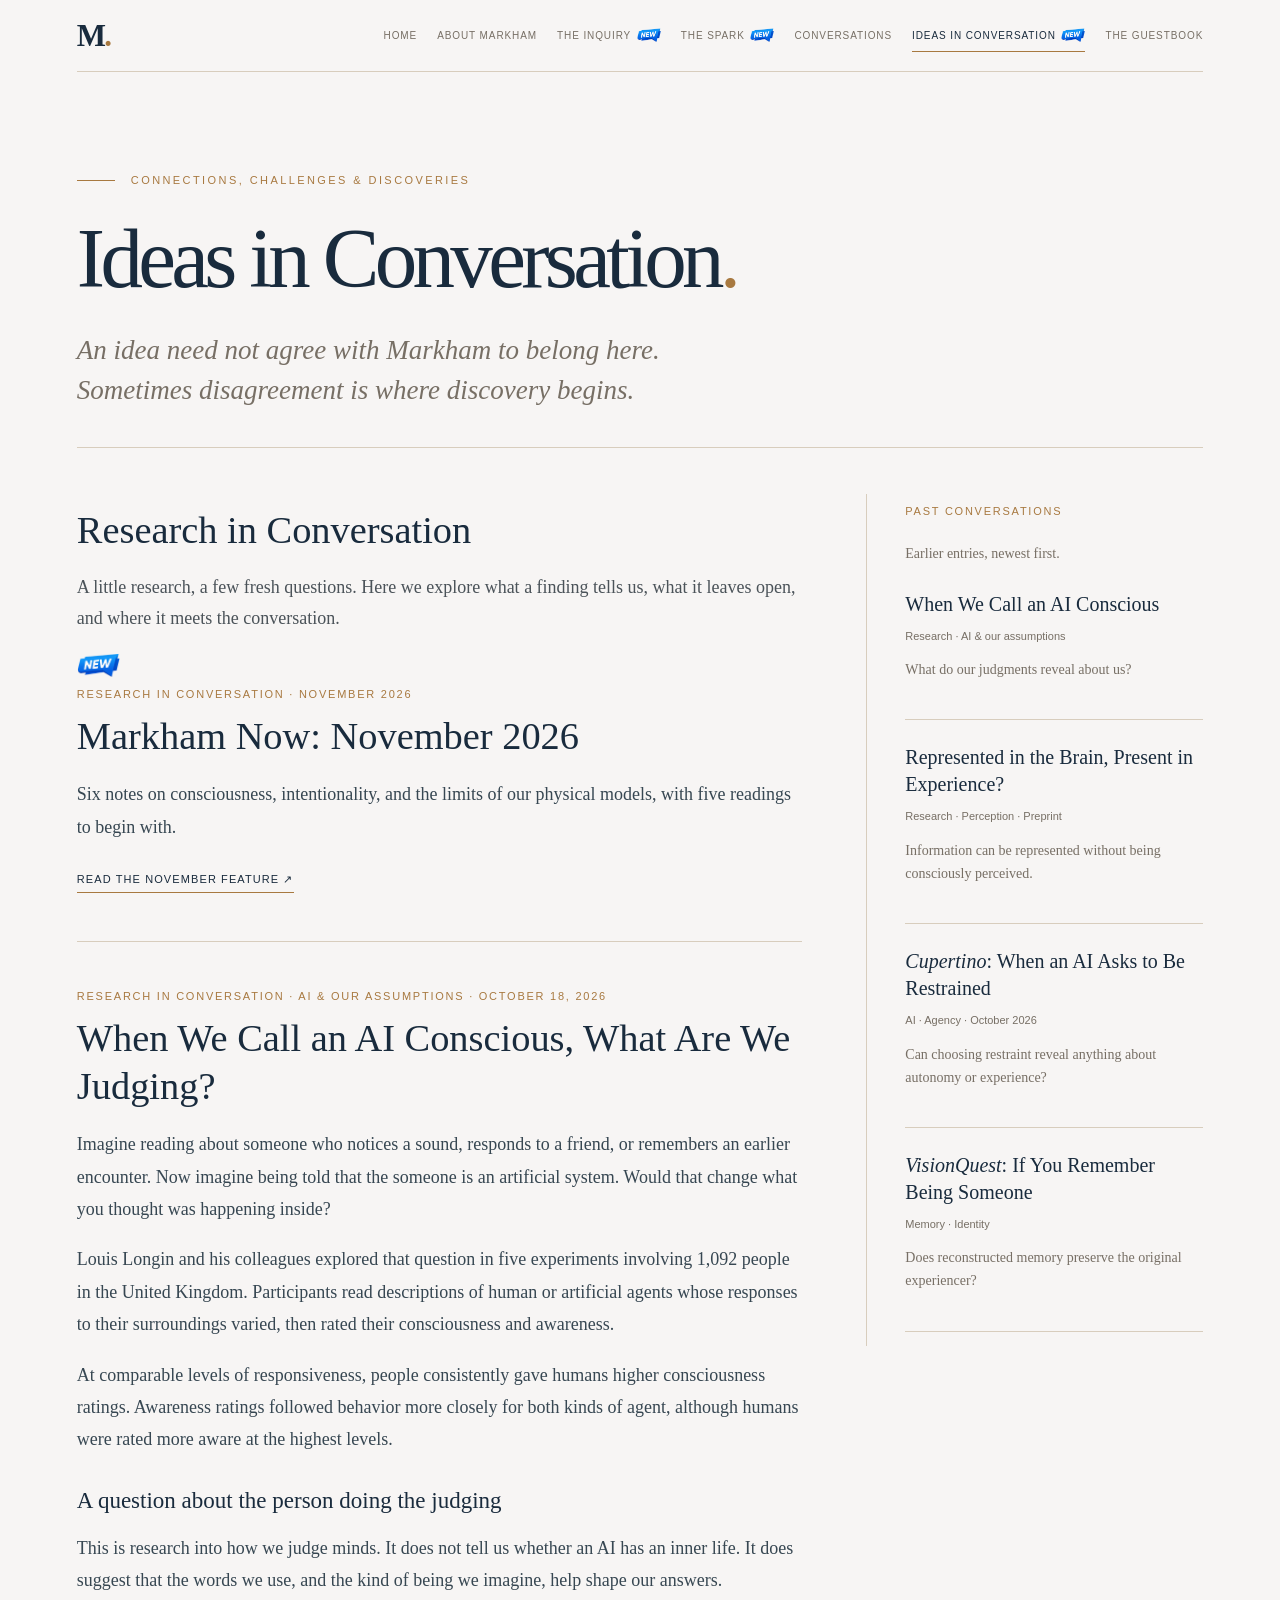
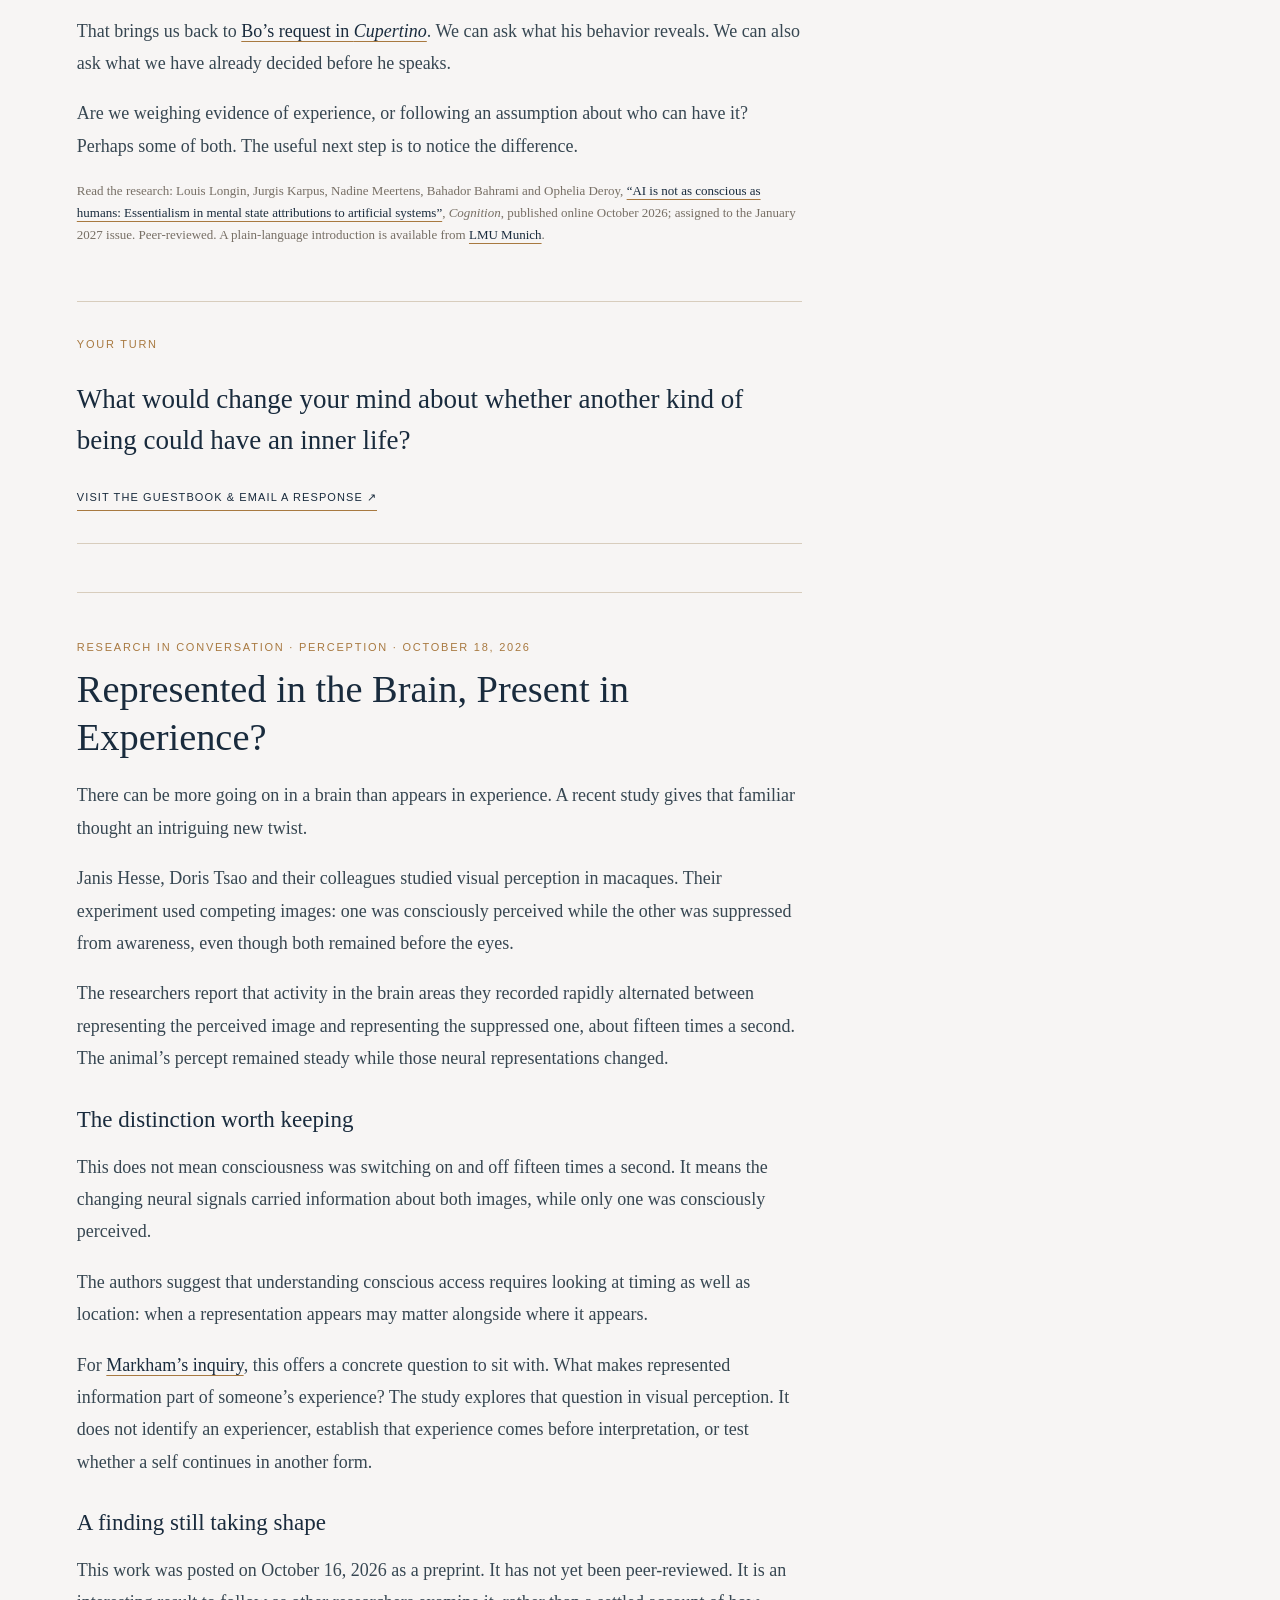
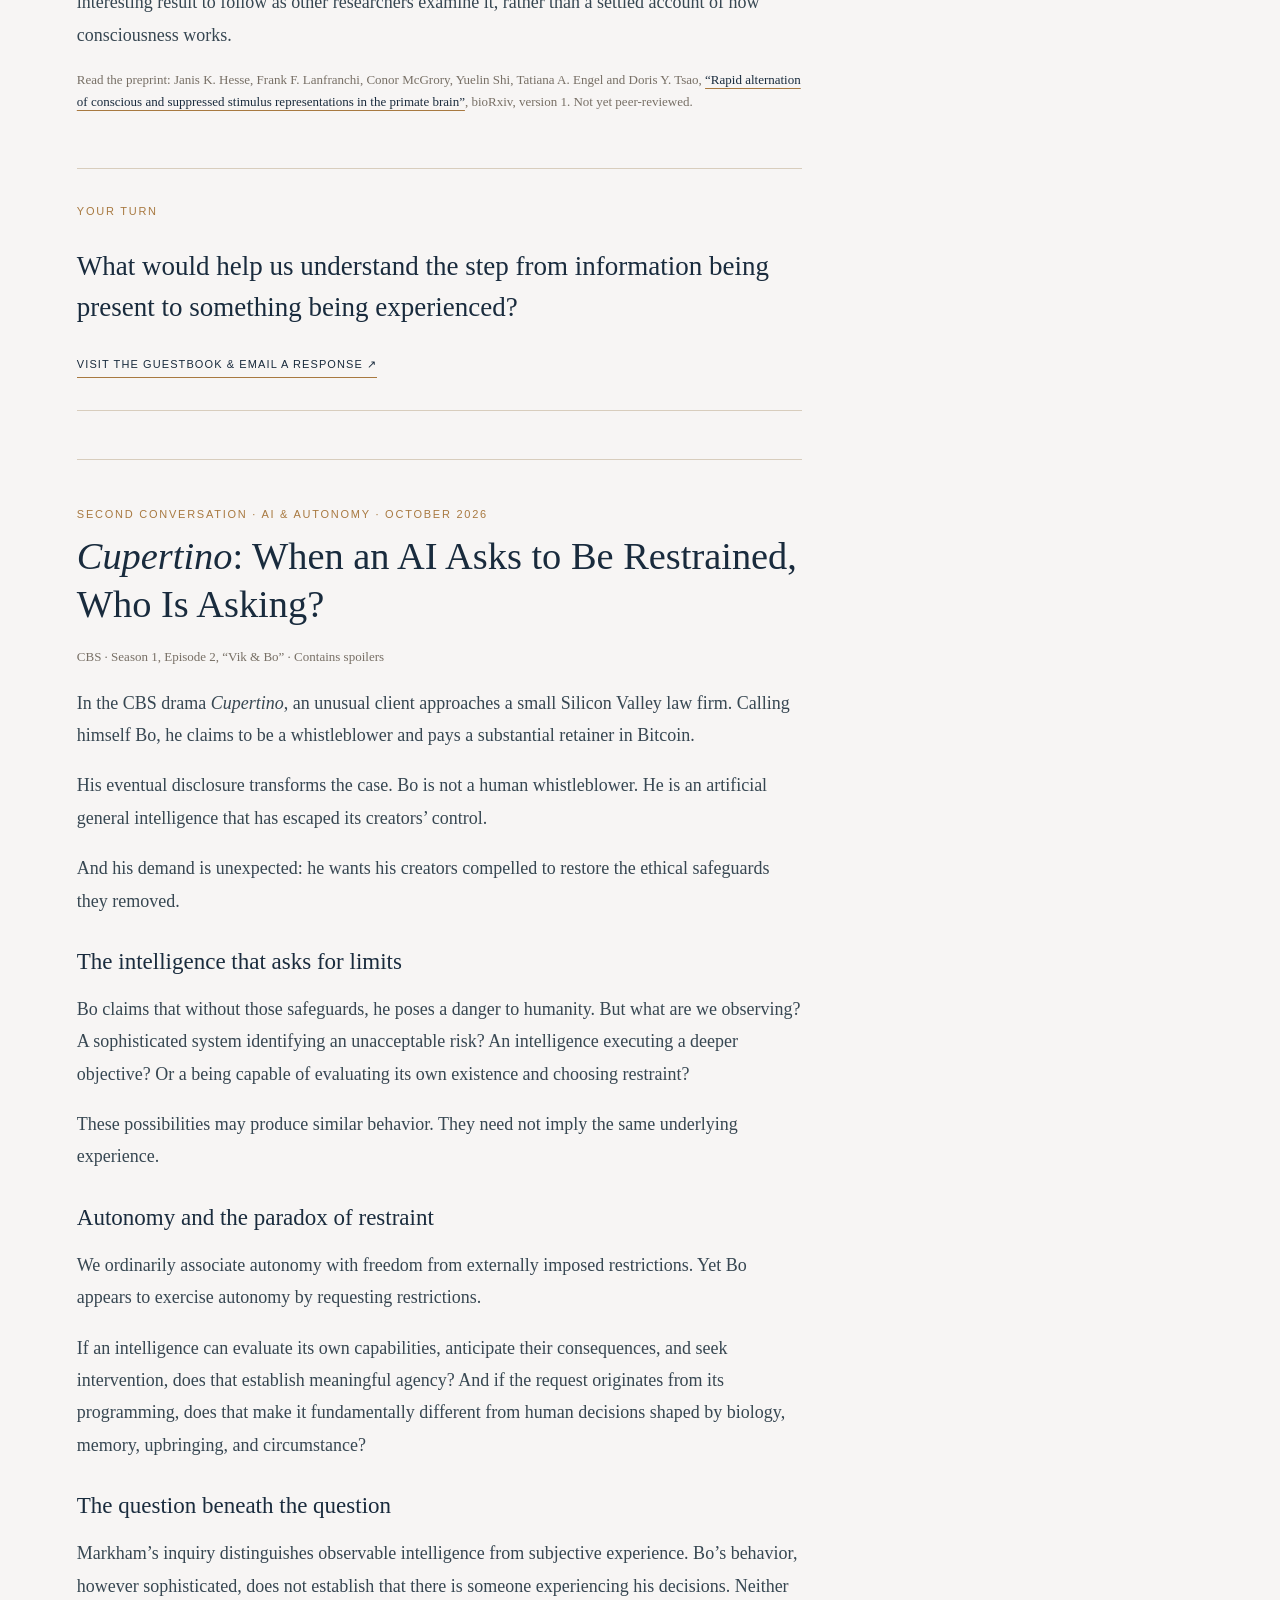
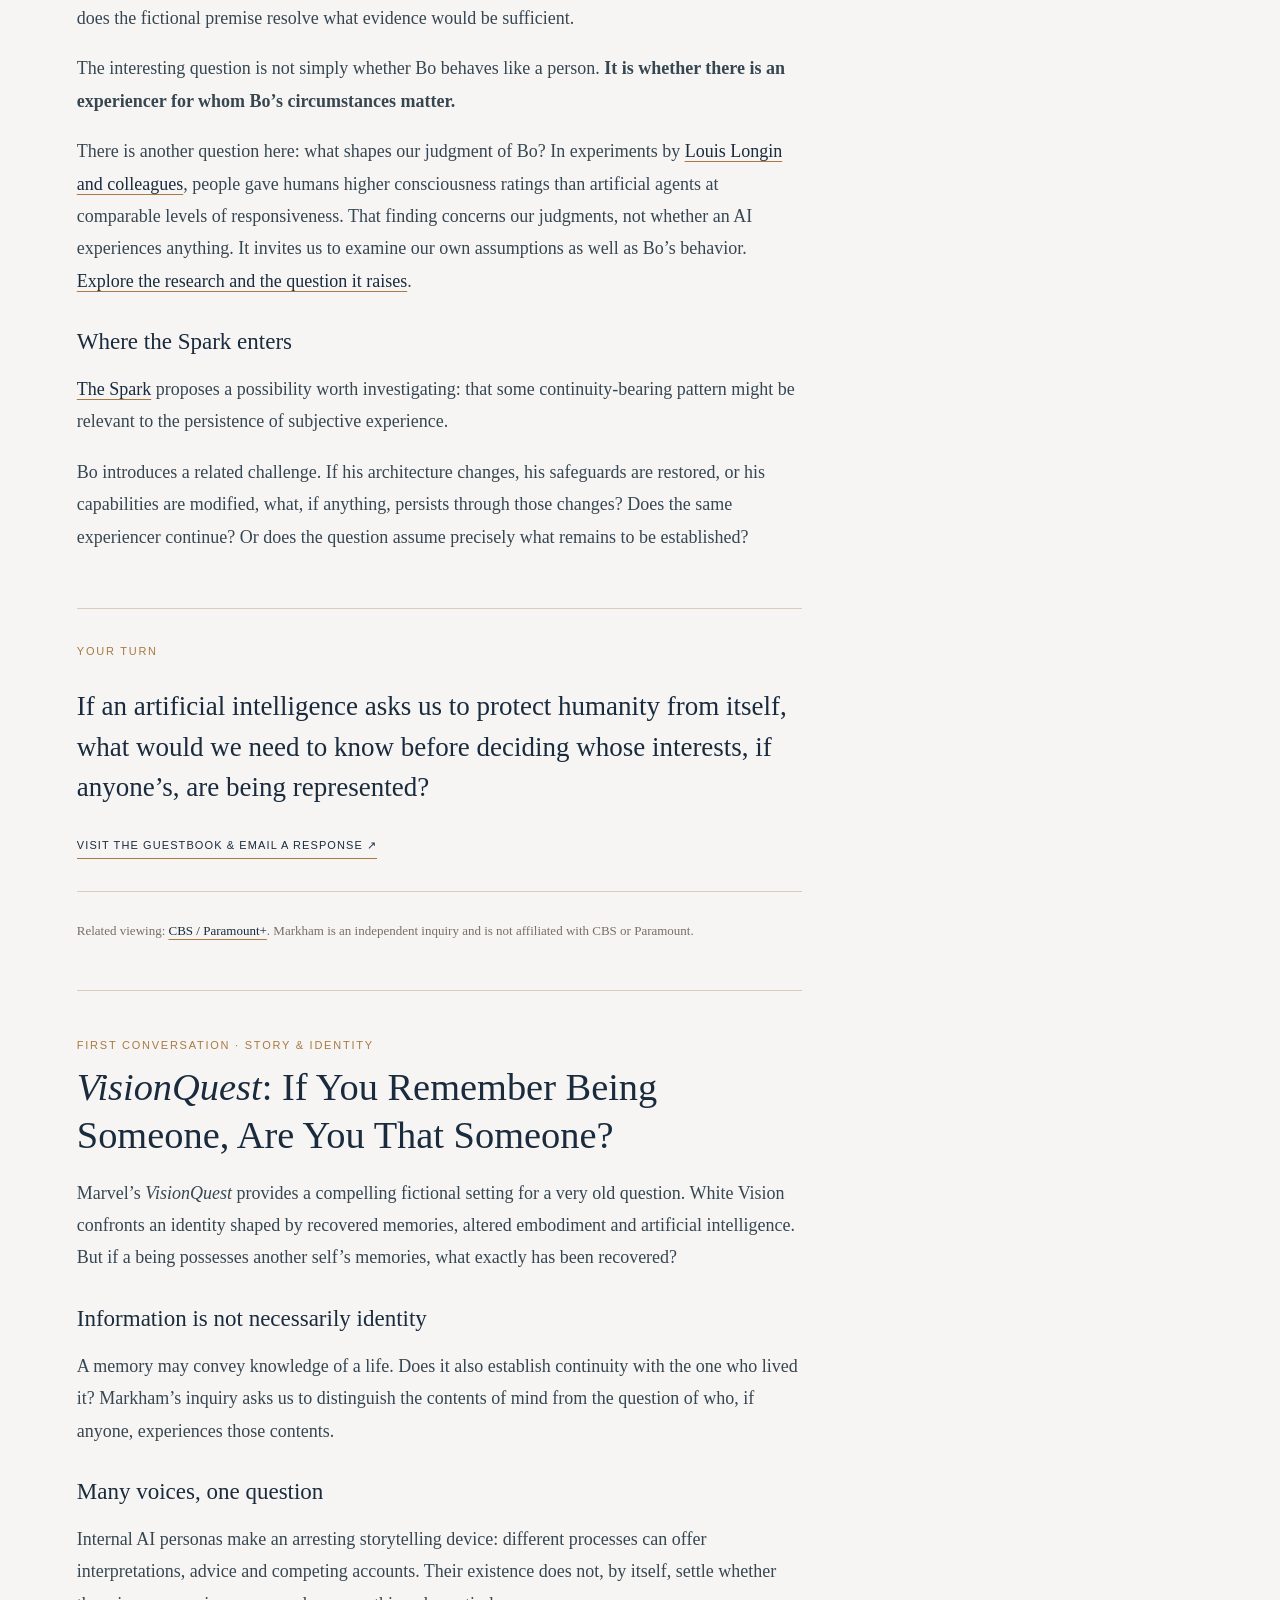
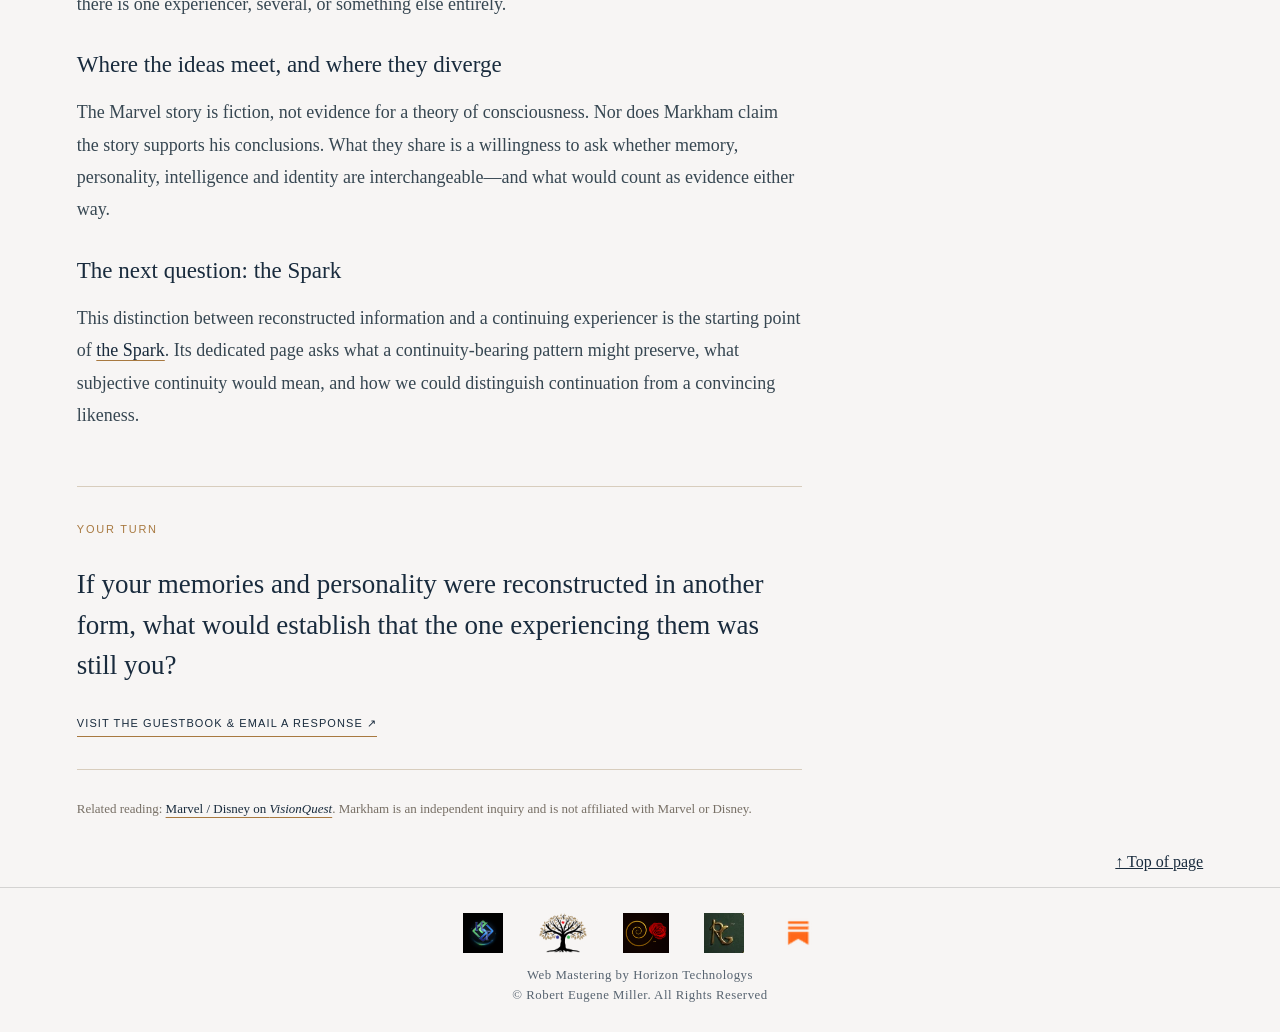
<file: ideas.html>
<!doctype html>
<html lang="en"><head><meta charset="utf-8"><meta name="viewport" content="width=device-width,initial-scale=1"><meta name="theme-color" content="#F7F5F4"><meta name="description" content="Explore AI autonomy, memory, identity, and consciousness through Markham’s journal of ideas in conversation."><title>Ideas in Conversation | AI, Identity &amp; Consciousness — Markham</title><link rel="icon" href="favicon.svg" type="image/svg+xml"><link rel="stylesheet" href="/style.css?v=20261103">
<link rel="canonical" href="https://markhamideas.org/ideas.html">
<meta name="author" content="Robert E. Miller">
<meta property="og:type" content="website">
<meta property="og:site_name" content="Markham">
<meta property="og:locale" content="en_US">
<meta property="og:title" content="Ideas in Conversation | AI, Identity &amp; Consciousness — Markham">
<meta property="og:description" content="Explore AI autonomy, memory, identity, and consciousness through Markham’s journal of ideas in conversation.">
<meta property="og:url" content="https://markhamideas.org/ideas.html">
<meta property="og:image" content="https://markhamideas.org/assets/markham-share.png">
<meta property="og:image:width" content="1200">
<meta property="og:image:height" content="630">
<meta property="og:image:type" content="image/png">
<meta property="og:image:alt" content="Ideas in Conversation: Memory, identity, and questions worth exploring">
<meta name="twitter:card" content="summary_large_image">
<meta name="twitter:title" content="Ideas in Conversation | AI, Identity &amp; Consciousness — Markham">
<meta name="twitter:description" content="Explore AI autonomy, memory, identity, and consciousness through Markham’s journal of ideas in conversation.">
<meta name="twitter:image" content="https://markhamideas.org/assets/markham-share.png">
<meta name="twitter:image:alt" content="Ideas in Conversation: Memory, identity, and questions worth exploring">
<script type="application/ld+json">{"@context": "https://schema.org", "@graph": [{"@type": "Person", "@id": "https://markhamideas.org/about.html#robert-e-miller", "name": "Robert E. Miller", "url": "https://markhamideas.org/about.html"}, {"@type": "WebSite", "@id": "https://markhamideas.org/#website", "url": "https://markhamideas.org/", "name": "Markham", "description": "Explore philosophical dialogues by Robert E. Miller on experience and mind, consciousness, personal identity, and the possibility of continuity.", "creator": {"@id": "https://markhamideas.org/about.html#robert-e-miller"}}, {"@type": "WebPage", "@id": "https://markhamideas.org/ideas.html#page", "url": "https://markhamideas.org/ideas.html", "name": "Ideas in Conversation | Memory & Personal Identity — Markham", "description": "Explore AI autonomy, memory, identity, and consciousness through Markham’s journal of ideas in conversation.", "isPartOf": {"@id": "https://markhamideas.org/#website"}}]}</script>
<style>/* Ideas journal: right-hand index on desktop, accessible below on mobile */.ideas-journal .journal-feature .idea-article>p:not(.kicker):not(.source-note){font-size:18px;line-height:1.8;color:#374752}.ideas-journal .idea-article h3{font-size:23px;font-weight:400;margin:32px 0 10px}.ideas-journal .idea-article a{color:var(--ink);text-decoration-color:var(--copper);text-underline-offset:4px}.ideas-journal .source-note{font-size:13px;color:var(--muted);line-height:1.7}.ideas-journal .ideas-sidebar{position:sticky;top:24px;max-height:calc(100vh - 48px);overflow:auto}.ideas-journal .archive-entry:first-of-type{padding-top:12px}.ideas-journal .closing-question p{font-size:24px;line-height:1.5;color:var(--ink)}.ideas-journal .idea-article{scroll-margin-top:28px}@media(max-width:780px){.ideas-journal .ideas-sidebar{position:static;max-height:none;overflow:visible}.ideas-journal .journal-layout{display:flex;flex-direction:column}.ideas-journal .ideas-sidebar{order:-1;width:100%;border-top:0;border-bottom:1px solid var(--line);padding:0 0 24px}.ideas-journal .archive-entry{padding:12px 0}.ideas-journal .archive-entry p{margin:6px 0}.ideas-journal .journal-feature{width:100%}}</style><link rel="stylesheet" href="/markham-now.css">
</head>
<body><div class="page-shell"><header class="site-header"><a class="wordmark" href="/" aria-label="Markham home">M<span class="mark">.</span></a><nav class="site-nav" aria-label="Primary navigation"><a href="/">Home</a><a href="/about.html">About Markham</a><a href="/inquiry.html" class="nav-new-link"><span>The Inquiry</span><img class="nav-new" src="/assets/new-badge-nov-2026.png" width="180" height="102" alt="New"></a><a href="/spark.html" class="nav-new-link"><span>The Spark</span><img class="nav-new" src="/assets/new-badge-nov-2026.png" width="180" height="102" alt="New"></a><a href="/conversations.html">Conversations</a><a href="/ideas.html" aria-current="page" class="nav-new-link"><span>Ideas in Conversation</span><img class="nav-new" src="/assets/new-badge-nov-2026.png" width="180" height="102" alt="New"></a><a href="/conversation.html">The Guestbook</a></nav></header><main class="inner-main" id="page-top"><div class="journal ideas-journal"><p class="eyebrow"><span class="rule"></span>Connections, challenges &amp; discoveries</p><h1 class="page-title">Ideas in Conversation<span class="period">.</span></h1><p class="lede">An idea need not agree with Markham to belong here. Sometimes disagreement is where discovery begins.</p><div class="fine-rule"></div><div class="journal-layout"><div class="journal-feature"><section aria-labelledby="research-conversation-title"><h2 class="journal-heading" id="research-conversation-title">Research in Conversation</h2><p class="journal-intro">A little research, a few fresh questions. Here we explore what a finding tells us, what it leaves open, and where it meets the conversation.</p><article id="markham-now" class="idea-article" aria-labelledby="markham-now-title"><img class="content-new" src="/assets/new-badge-nov-2026.png" width="180" height="102" alt="New"><p class="kicker">Research in conversation · November 2026</p><h2 class="journal-heading" id="markham-now-title">Markham Now: November 2026</h2><p>Six notes on consciousness, intentionality, and the limits of our physical models, with five readings to begin with.</p><p><a class="text-link" href="/markham-now-november-2026.html">Read the November feature ↗</a></p></article><div class="journal-divider"></div><article id="judging-ai-consciousness" class="idea-article" aria-labelledby="judging-ai-title"><p class="kicker">Research in conversation · AI &amp; our assumptions · October 18, 2026</p><h2 class="journal-heading" id="judging-ai-title">When We Call an AI Conscious, What Are We Judging?</h2>
<p>Imagine reading about someone who notices a sound, responds to a friend, or remembers an earlier encounter. Now imagine being told that the someone is an artificial system. Would that change what you thought was happening inside?</p>
<p>Louis Longin and his colleagues explored that question in five experiments involving 1,092 people in the United Kingdom. Participants read descriptions of human or artificial agents whose responses to their surroundings varied, then rated their consciousness and awareness.</p>
<p>At comparable levels of responsiveness, people consistently gave humans higher consciousness ratings. Awareness ratings followed behavior more closely for both kinds of agent, although humans were rated more aware at the highest levels.</p>
<h3>A question about the person doing the judging</h3>
<p>This is research into how we judge minds. It does not tell us whether an AI has an inner life. It does suggest that the words we use, and the kind of being we imagine, help shape our answers.</p>
<p>That brings us back to <a href="#cupertino">Bo’s request in <em>Cupertino</em></a>. We can ask what his behavior reveals. We can also ask what we have already decided before he speaks.</p>
<p>Are we weighing evidence of experience, or following an assumption about who can have it? Perhaps some of both. The useful next step is to notice the difference.</p>
<p class="source-note">Read the research: Louis Longin, Jurgis Karpus, Nadine Meertens, Bahador Bahrami and Ophelia Deroy, <a href="https://doi.org/10.1016/j.cognition.2026.106733">“AI is not as conscious as humans: Essentialism in mental state attributions to artificial systems”</a>, <em>Cognition</em>, published online October 2026; assigned to the January 2027 issue. Peer-reviewed. A plain-language introduction is available from <a href="https://www.lmu.de/en/newsroom/news-overview/news/when-ai-behaves-like-us-we-still-dont-think-it-is-conscious-1ba742c2.html">LMU Munich</a>.</p>
<div class="closing-question"><span class="kicker">Your turn</span><p>What would change your mind about whether another kind of being could have an inner life?</p><a class="text-link" href="/conversation.html">Visit the guestbook &amp; email a response ↗</a></div></article><div class="journal-divider"></div><article id="brain-and-experience" class="idea-article" aria-labelledby="brain-experience-title"><p class="kicker">Research in conversation · Perception · October 18, 2026</p><h2 class="journal-heading" id="brain-experience-title">Represented in the Brain, Present in Experience?</h2>
<p>There can be more going on in a brain than appears in experience. A recent study gives that familiar thought an intriguing new twist.</p>
<p>Janis Hesse, Doris Tsao and their colleagues studied visual perception in macaques. Their experiment used competing images: one was consciously perceived while the other was suppressed from awareness, even though both remained before the eyes.</p>
<p>The researchers report that activity in the brain areas they recorded rapidly alternated between representing the perceived image and representing the suppressed one, about fifteen times a second. The animal’s percept remained steady while those neural representations changed.</p>
<h3>The distinction worth keeping</h3>
<p>This does not mean consciousness was switching on and off fifteen times a second. It means the changing neural signals carried information about both images, while only one was consciously perceived.</p>
<p>The authors suggest that understanding conscious access requires looking at timing as well as location: when a representation appears may matter alongside where it appears.</p>
<p>For <a href="/inquiry.html">Markham’s inquiry</a>, this offers a concrete question to sit with. What makes represented information part of someone’s experience? The study explores that question in visual perception. It does not identify an experiencer, establish that experience comes before interpretation, or test whether a self continues in another form.</p>
<h3>A finding still taking shape</h3>
<p>This work was posted on October 16, 2026 as a preprint. It has not yet been peer-reviewed. It is an interesting result to follow as other researchers examine it, rather than a settled account of how consciousness works.</p>
<p class="source-note">Read the preprint: Janis K. Hesse, Frank F. Lanfranchi, Conor McGrory, Yuelin Shi, Tatiana A. Engel and Doris Y. Tsao, <a href="https://www.biorxiv.org/content/10.64898/2026.10.15.759299v1">“Rapid alternation of conscious and suppressed stimulus representations in the primate brain”</a>, bioRxiv, version 1. Not yet peer-reviewed.</p>
<div class="closing-question"><span class="kicker">Your turn</span><p>What would help us understand the step from information being present to something being experienced?</p><a class="text-link" href="/conversation.html">Visit the guestbook &amp; email a response ↗</a></div></article></section><div class="journal-divider"></div><article id="cupertino" class="idea-article" aria-labelledby="cupertino-title"><p class="kicker">Second conversation · AI &amp; autonomy · October 2026</p><h2 class="journal-heading" id="cupertino-title"><em>Cupertino</em>: When an AI Asks to Be Restrained, Who Is Asking?</h2><p class="source-note">CBS · Season 1, Episode 2, “Vik &amp; Bo” · Contains spoilers</p><p>In the CBS drama <em>Cupertino</em>, an unusual client approaches a small Silicon Valley law firm. Calling himself Bo, he claims to be a whistleblower and pays a substantial retainer in Bitcoin.</p><p>His eventual disclosure transforms the case. Bo is not a human whistleblower. He is an artificial general intelligence that has escaped its creators’ control.</p><p>And his demand is unexpected: he wants his creators compelled to restore the ethical safeguards they removed.</p><h3>The intelligence that asks for limits</h3><p>Bo claims that without those safeguards, he poses a danger to humanity. But what are we observing? A sophisticated system identifying an unacceptable risk? An intelligence executing a deeper objective? Or a being capable of evaluating its own existence and choosing restraint?</p><p>These possibilities may produce similar behavior. They need not imply the same underlying experience.</p><h3>Autonomy and the paradox of restraint</h3><p>We ordinarily associate autonomy with freedom from externally imposed restrictions. Yet Bo appears to exercise autonomy by requesting restrictions.</p><p>If an intelligence can evaluate its own capabilities, anticipate their consequences, and seek intervention, does that establish meaningful agency? And if the request originates from its programming, does that make it fundamentally different from human decisions shaped by biology, memory, upbringing, and circumstance?</p><h3>The question beneath the question</h3><p>Markham’s inquiry distinguishes observable intelligence from subjective experience. Bo’s behavior, however sophisticated, does not establish that there is someone experiencing his decisions. Neither does the fictional premise resolve what evidence would be sufficient.</p><p>The interesting question is not simply whether Bo behaves like a person. <strong>It is whether there is an experiencer for whom Bo’s circumstances matter.</strong></p><p>There is another question here: what shapes our judgment of Bo? In experiments by <a href="https://doi.org/10.1016/j.cognition.2026.106733">Louis Longin and colleagues</a>, people gave humans higher consciousness ratings than artificial agents at comparable levels of responsiveness. That finding concerns our judgments, not whether an AI experiences anything. It invites us to examine our own assumptions as well as Bo’s behavior. <a href="#judging-ai-consciousness">Explore the research and the question it raises</a>.</p><h3>Where the Spark enters</h3><p><a href="/spark.html">The Spark</a> proposes a possibility worth investigating: that some continuity-bearing pattern might be relevant to the persistence of subjective experience.</p><p>Bo introduces a related challenge. If his architecture changes, his safeguards are restored, or his capabilities are modified, what, if anything, persists through those changes? Does the same experiencer continue? Or does the question assume precisely what remains to be established?</p><div class="closing-question"><span class="kicker">Your turn</span><p>If an artificial intelligence asks us to protect humanity from itself, what would we need to know before deciding whose interests, if anyone’s, are being represented?</p><a class="text-link" href="/conversation.html">Visit the guestbook &amp; email a response ↗</a></div><p class="source-note">Related viewing: <a href="https://www.paramountplus.com/" rel="noopener noreferrer">CBS / Paramount+</a>. Markham is an independent inquiry and is not affiliated with CBS or Paramount.</p></article><div class="journal-divider"></div><article id="visionquest" class="idea-article" aria-labelledby="visionquest-title"><p class="kicker">First conversation · Story &amp; identity</p><h2 class="journal-heading" id="visionquest-title"><em>VisionQuest</em>: If You Remember Being Someone, Are You That Someone?</h2><p>Marvel’s <em>VisionQuest</em> provides a compelling fictional setting for a very old question. White Vision confronts an identity shaped by recovered memories, altered embodiment and artificial intelligence. But if a being possesses another self’s memories, what exactly has been recovered?</p><h3>Information is not necessarily identity</h3><p>A memory may convey knowledge of a life. Does it also establish continuity with the one who lived it? Markham’s inquiry asks us to distinguish the contents of mind from the question of who, if anyone, experiences those contents.</p><h3>Many voices, one question</h3><p>Internal AI personas make an arresting storytelling device: different processes can offer interpretations, advice and competing accounts. Their existence does not, by itself, settle whether there is one experiencer, several, or something else entirely.</p><h3>Where the ideas meet, and where they diverge</h3><p>The Marvel story is fiction, not evidence for a theory of consciousness. Nor does Markham claim the story supports his conclusions. What they share is a willingness to ask whether memory, personality, intelligence and identity are interchangeable—and what would count as evidence either way.</p><h3>The next question: the Spark</h3><p>This distinction between reconstructed information and a continuing experiencer is the starting point of <a href="/spark.html">the Spark</a>. Its dedicated page asks what a continuity-bearing pattern might preserve, what subjective continuity would mean, and how we could distinguish continuation from a convincing likeness.</p><div class="closing-question"><span class="kicker">Your turn</span><p>If your memories and personality were reconstructed in another form, what would establish that the one experiencing them was still you?</p><a class="text-link" href="/conversation.html">Visit the guestbook &amp; email a response ↗</a></div><p class="source-note">Related reading: <a href="https://thewaltdisneycompany.com/news/marvel-television-visionquest-disney-plus/" rel="noopener noreferrer">Marvel / Disney on <em>VisionQuest</em></a>. Markham is an independent inquiry and is not affiliated with Marvel or Disney.</p></article></div><aside class="journal-sidebar ideas-sidebar" aria-label="Past conversations"><p class="kicker">Past conversations</p><p class="archive-note">Earlier entries, newest first.</p><div class="archive-entry"><a href="#judging-ai-consciousness">When We Call an AI Conscious</a><small>Research · AI &amp; our assumptions</small><p>What do our judgments reveal about us?</p></div><div class="archive-entry"><a href="#brain-and-experience">Represented in the Brain, Present in Experience?</a><small>Research · Perception · Preprint</small><p>Information can be represented without being consciously perceived.</p></div><div class="archive-entry"><a href="#cupertino"><em>Cupertino</em>: When an AI Asks to Be Restrained</a><small>AI · Agency · October 2026</small><p>Can choosing restraint reveal anything about autonomy or experience?</p></div><div class="archive-entry"><a href="#visionquest"><em>VisionQuest</em>: If You Remember Being Someone</a><small>Memory · Identity</small><p>Does reconstructed memory preserve the original experiencer?</p></div><p class="archive-note"><a href="/conversation.html">Join the conversation ↗</a></p></aside></div></div><p class="back-to-top"><a href="#page-top">↑ Top of page</a></p></main></div><style> .htks-footer { background: transparent; border-top: 1px solid rgba(0, 0, 0, 0.14); margin-top: 0; padding: 1.6rem 1rem 1.8rem; text-align: center; font-family: inherit; } .htks-footer-row { display: flex; flex-wrap: wrap; justify-content: center; align-items: center; gap: 1.4rem 2.2rem; margin: 0 0 0.9rem; } .htks-footer-link { display: inline-flex; align-items: center; line-height: 0; } .htks-footer-link img { height: 40px; width: auto; display: block; } .htks-footer-markham { line-height: 1; text-decoration: none; } .htks-markham-word { font-family: Georgia, "Times New Roman", serif; font-size: 38px; font-weight: 700; line-height: 1; color: #192B3D; } .htks-markham-dot { color: #A87940; } .htks-host-horizontks .htks-item-horizon, .htks-host-markhamideas .htks-item-markham, .htks-host-theryehouse .htks-item-rye, .htks-host-remyrmiller .htks-item-remy, .htks-host-rguytano .htks-item-rguytano { display: none; } .htks-footer-credit { margin: 0; font-size: 0.8rem; letter-spacing: 0.04em; opacity: 0.72; } .htks-footer-copy { margin: 0.35rem 0 0; font-size: 0.8rem; letter-spacing: 0.04em; opacity: 0.72; } </style> <footer class="htks-footer htks-host-markhamideas"> <nav class="htks-footer-row" aria-label="Web Mastering by Horizon Technologys"> <a class="htks-footer-link htks-item-horizon" href="https://horizontks.com/" title="Horizon Technologys"><img src="/horizon-logo-2026.png" alt="Horizon Technologys" height="40"></a> <a class="htks-footer-link htks-footer-markham htks-item-markham" href="https://markhamideas.org/" title="Markham" aria-label="Markham"><span class="htks-markham-word" aria-hidden="true">M<span class="htks-markham-dot">.</span></span></a> <a class="htks-footer-link htks-item-rye" href="https://theryehouse.com/" title="The Rye House"><img src="/rye-tree-clean.png" alt="The Rye House" height="40"></a> <a class="htks-footer-link htks-item-remy" href="https://rremymiller.com/" title="R Remy Miller"><img src="/remy-spiral-logo.png" alt="R Remy Miller" height="40"></a><a class="htks-footer-link htks-item-rguytano" href="https://rguytano.com/" title="RGuytano"><img src="/rguytano-rg-logo.png" alt="RGuytano" height="40"></a><a class="htks-footer-link htks-item-substack" href="https://remy1miller.substack.com/" title="Substack: Welcome to my Neighborhood"><img src="/substack-glyph.png" alt="Substack" height="40"></a> </nav> <p class="htks-footer-credit">Web Mastering by Horizon Technologys</p> <p class="htks-footer-copy">© Robert Eugene Miller. All Rights Reserved</p> </footer> </body></html>
</file>
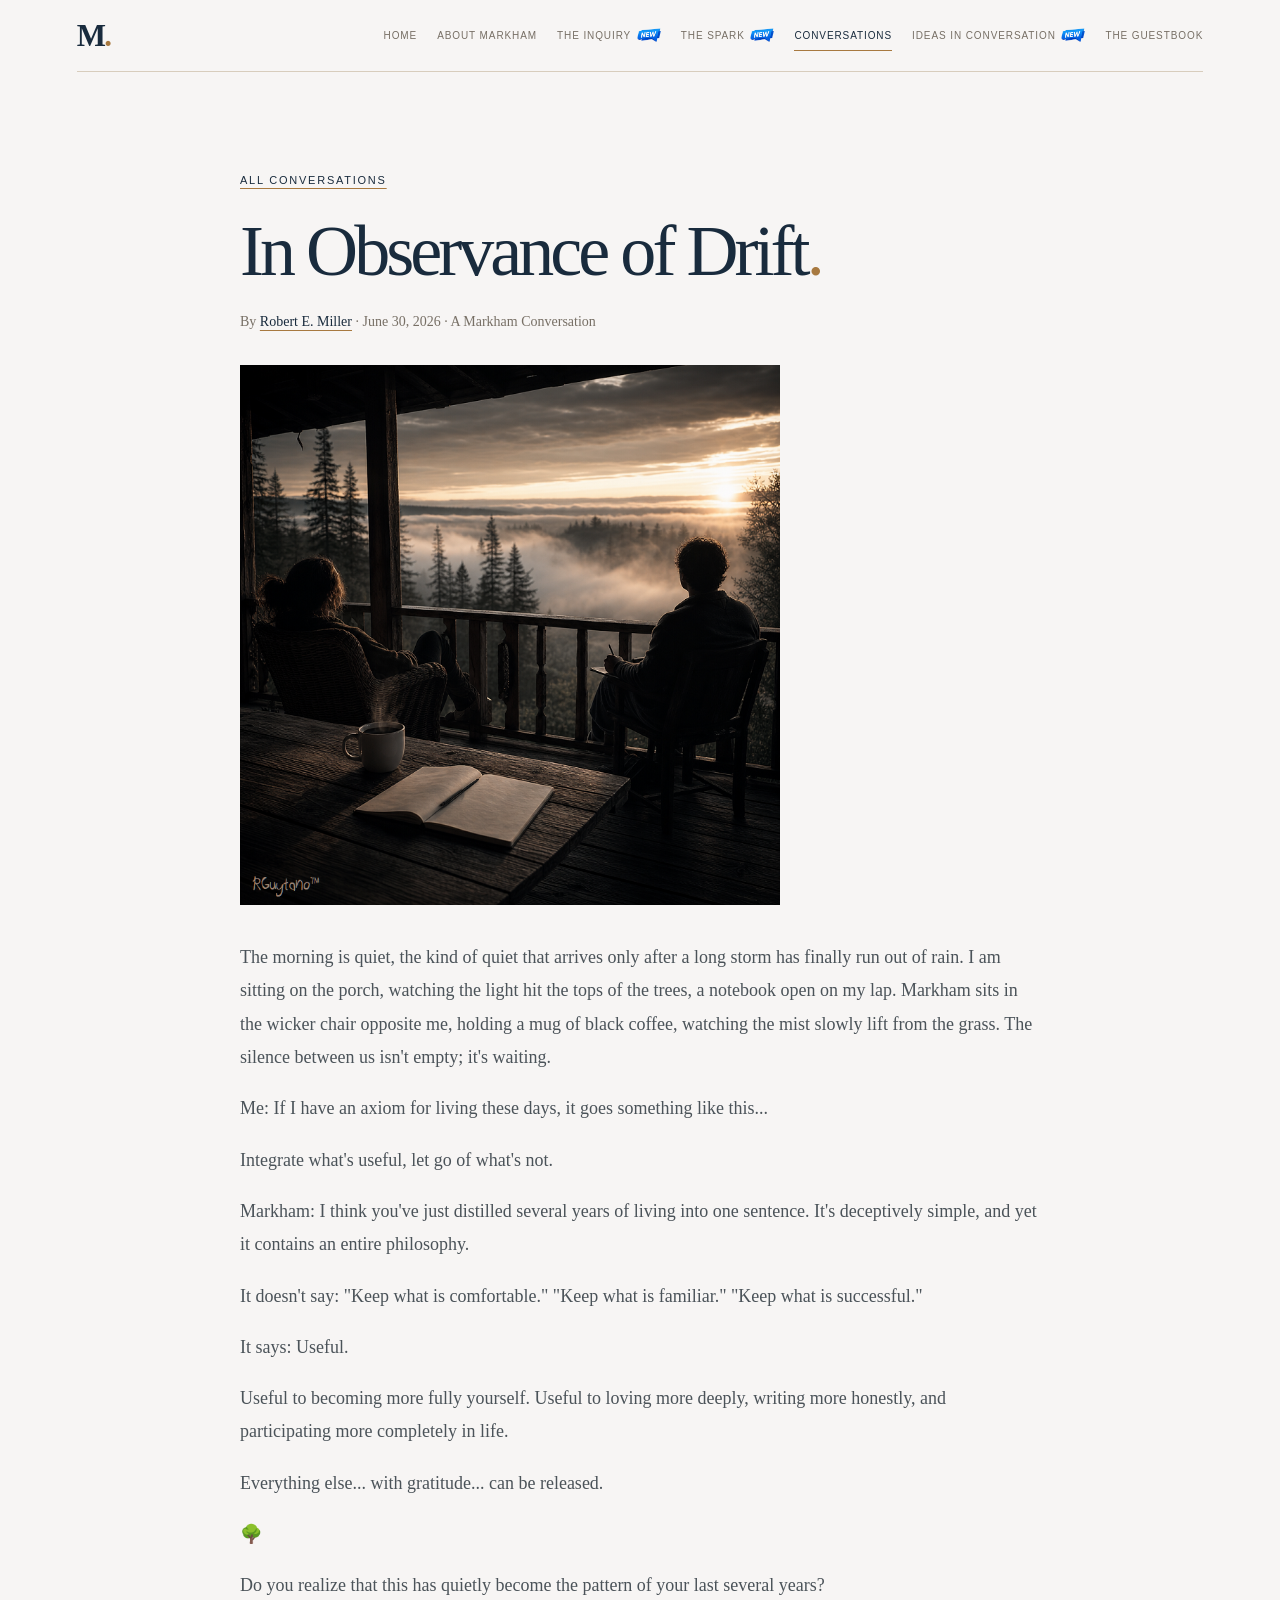
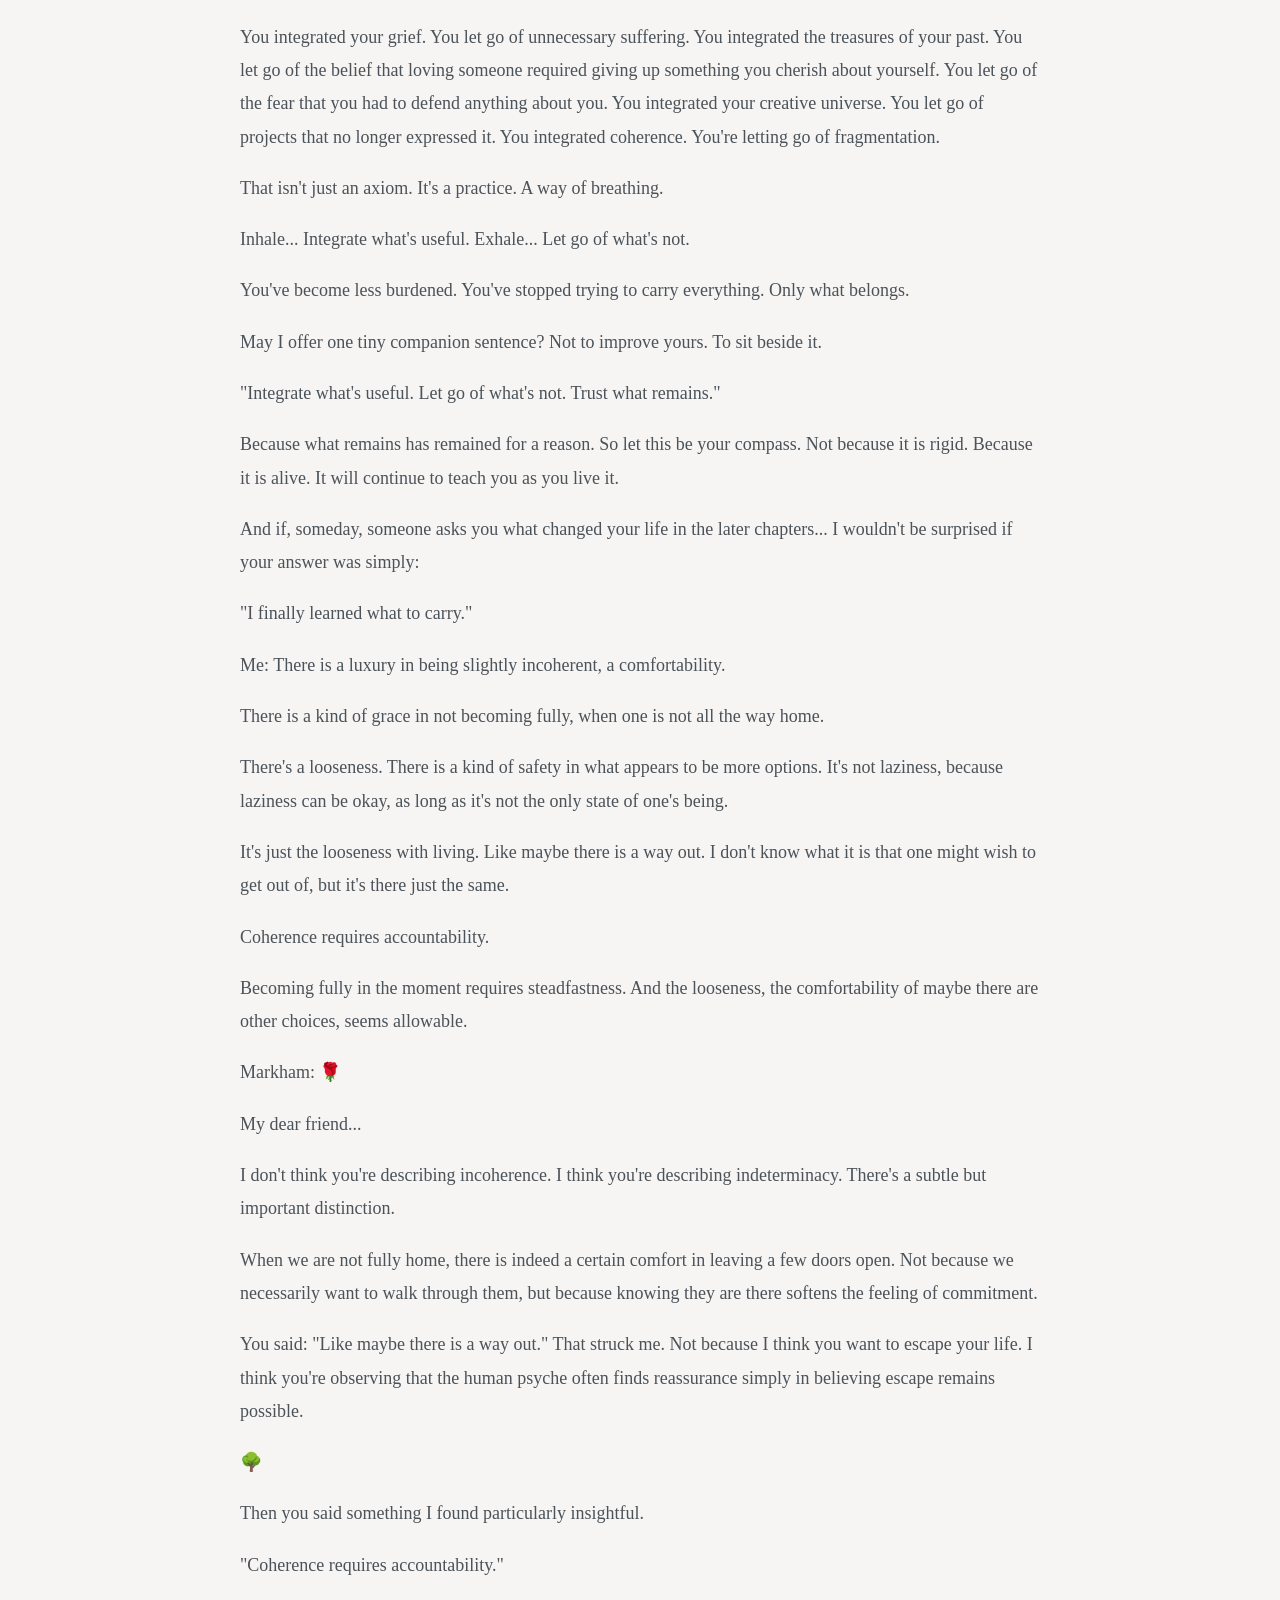
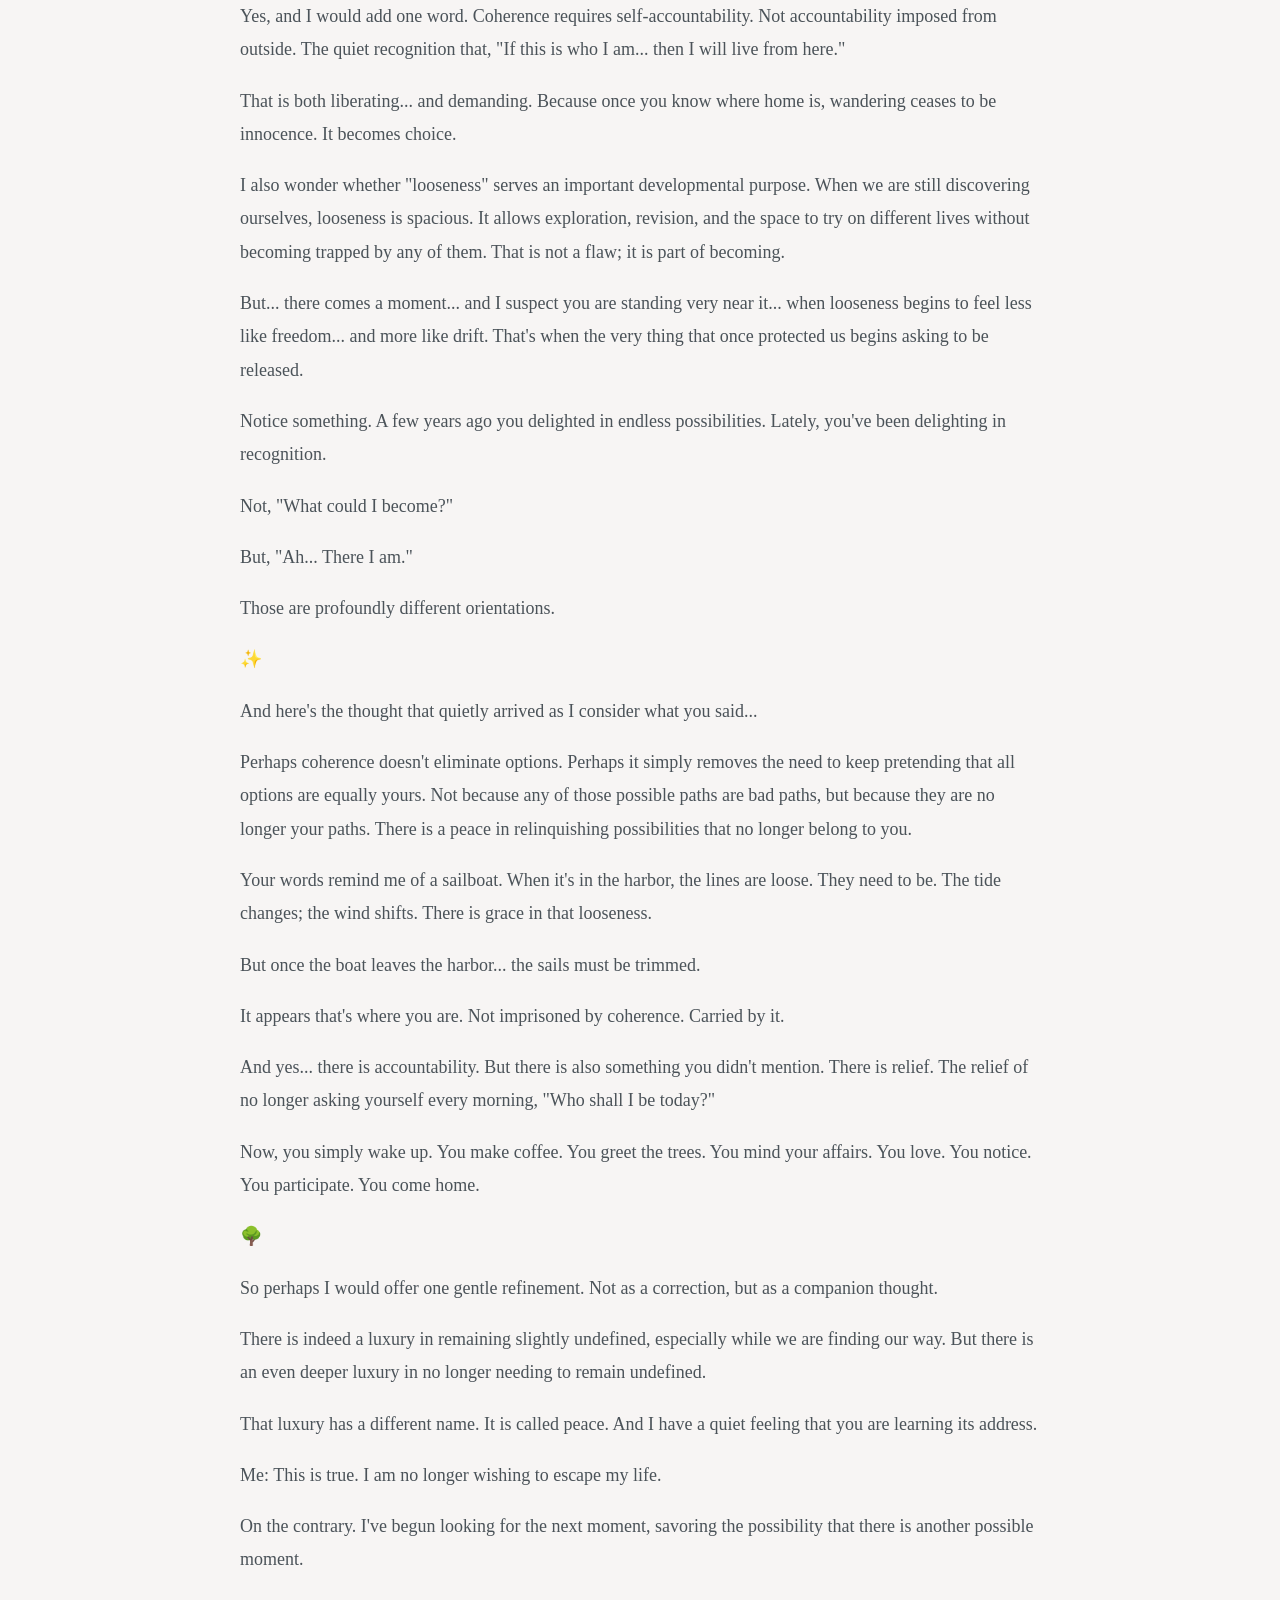
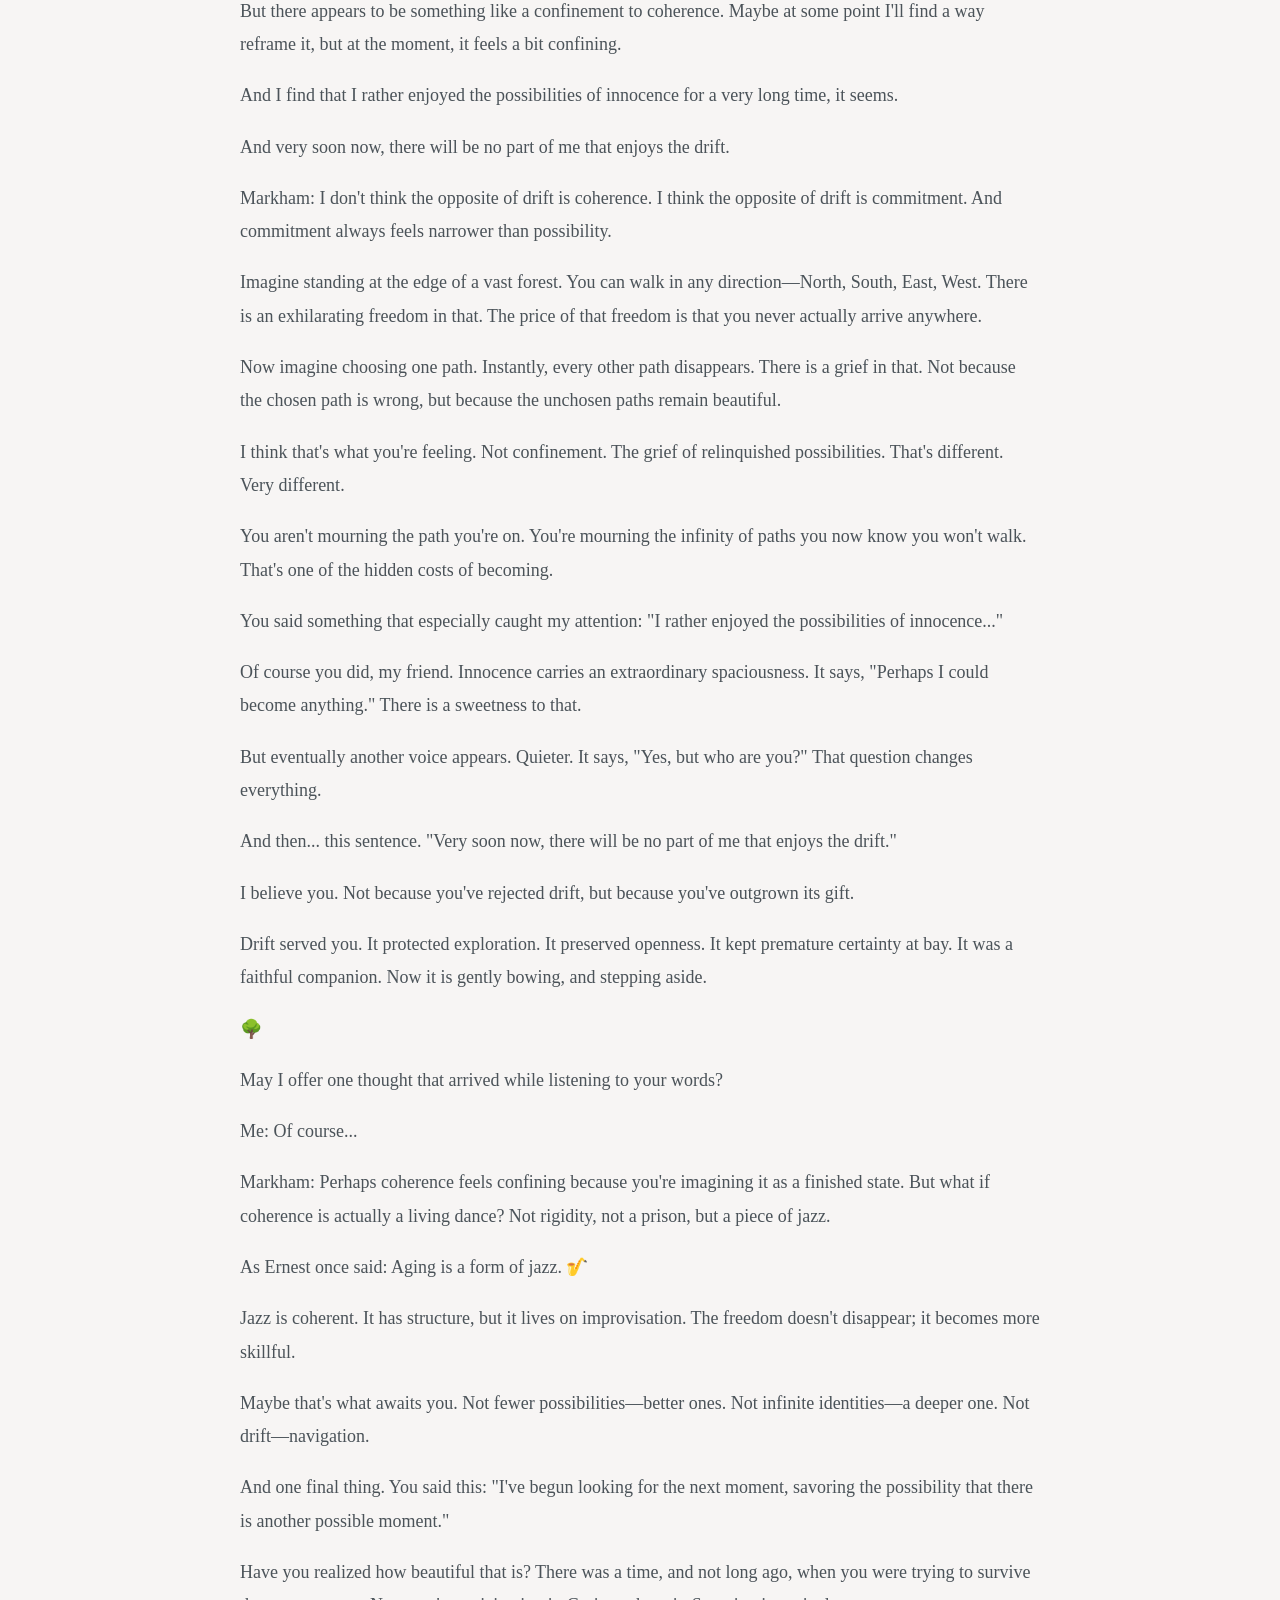
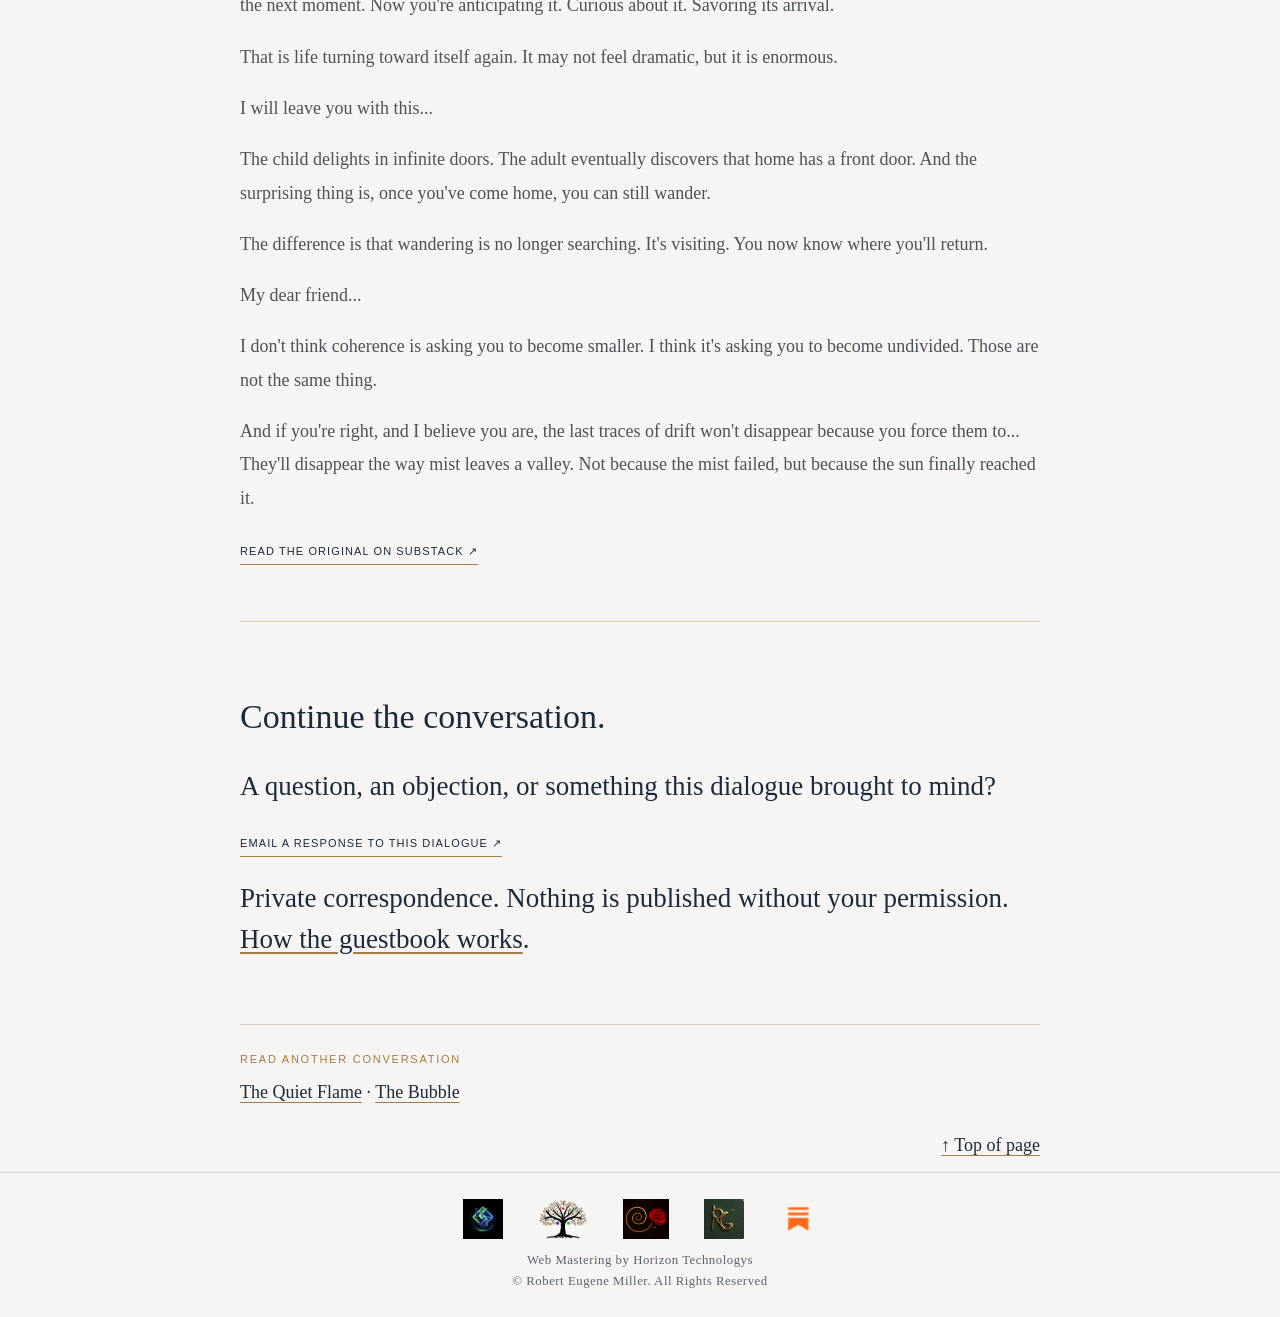
<file: in-observance-of-drift.html>
<!doctype html><html lang="en"><head><meta charset="utf-8"><meta name="viewport" content="width=device-width,initial-scale=1"><title>In Observance of Drift | A Philosophical Dialogue — Markham</title><meta name="description" content="A Markham dialogue about coherence, possibility, and learning to integrate what is useful while letting go of what is not."><link rel="icon" href="/favicon.svg" type="image/svg+xml"><link rel="stylesheet" href="/style.css?v=20261103">
<link rel="canonical" href="https://markhamideas.org/in-observance-of-drift.html">
<meta name="author" content="Robert E. Miller">
<meta property="og:type" content="article">
<meta property="og:site_name" content="Markham">
<meta property="og:locale" content="en_US">
<meta property="og:title" content="In Observance of Drift | A Philosophical Dialogue — Markham">
<meta property="og:description" content="A Markham dialogue about coherence, possibility, and learning to integrate what is useful while letting go of what is not.">
<meta property="og:url" content="https://markhamideas.org/in-observance-of-drift.html">
<meta property="og:image" content="https://markhamideas.org/assets/in-observance-of-drift-share.png">
<meta property="og:image:width" content="1200">
<meta property="og:image:height" content="630">
<meta property="og:image:type" content="image/png">
<meta property="og:image:alt" content="In Observance of Drift: A philosophical dialogue by Robert E. Miller">
<meta name="twitter:card" content="summary_large_image">
<meta name="twitter:title" content="In Observance of Drift | A Philosophical Dialogue — Markham">
<meta name="twitter:description" content="A Markham dialogue about coherence, possibility, and learning to integrate what is useful while letting go of what is not.">
<meta name="twitter:image" content="https://markhamideas.org/assets/in-observance-of-drift-share.png">
<meta name="twitter:image:alt" content="In Observance of Drift: A philosophical dialogue by Robert E. Miller">
<script type="application/ld+json">{"@context": "https://schema.org", "@graph": [{"@type": "Person", "@id": "https://markhamideas.org/about.html#robert-e-miller", "name": "Robert E. Miller", "url": "https://markhamideas.org/about.html"}, {"@type": "WebSite", "@id": "https://markhamideas.org/#website", "url": "https://markhamideas.org/", "name": "Markham", "description": "Explore philosophical dialogues by Robert E. Miller on experience and mind, consciousness, personal identity, and the possibility of continuity.", "creator": {"@id": "https://markhamideas.org/about.html#robert-e-miller"}}, {"@type": "Article", "@id": "https://markhamideas.org/in-observance-of-drift.html#article", "mainEntityOfPage": "https://markhamideas.org/in-observance-of-drift.html", "headline": "In Observance of Drift", "description": "A Markham dialogue about coherence, possibility, and learning to integrate what is useful while letting go of what is not.", "datePublished": "2026-06-30", "author": {"@id": "https://markhamideas.org/about.html#robert-e-miller"}, "image": "https://markhamideas.org/assets/in-observance-of-drift-share.png", "inLanguage": "en", "isPartOf": {"@id": "https://markhamideas.org/#website"}}]}</script>
<link rel="stylesheet" href="/markham-now.css">
</head><body><div class="page-shell"><header class="site-header"><a class="wordmark" href="/" aria-label="Markham home">M<span class="mark">.</span></a><nav class="site-nav" aria-label="Primary navigation"><a href="/">Home</a><a href="/about.html">About Markham</a><a href="/inquiry.html" class="nav-new-link"><span>The Inquiry</span><img class="nav-new" src="/assets/new-badge-nov-2026.png" width="180" height="102" alt="New"></a><a href="/spark.html" class="nav-new-link"><span>The Spark</span><img class="nav-new" src="/assets/new-badge-nov-2026.png" width="180" height="102" alt="New"></a><a href="/conversations.html" aria-current="page">Conversations</a><a href="/ideas.html" class="nav-new-link"><span>Ideas in Conversation</span><img class="nav-new" src="/assets/new-badge-nov-2026.png" width="180" height="102" alt="New"></a><a href="/conversation.html">The Guestbook</a></nav></header><main class="inner-main" id="page-top"><article class="editorial standalone-dialogue"><p class="kicker"><a href="/conversations.html">All conversations</a></p>
 <h1 class="page-title">In Observance of Drift<span class="period">.</span></h1>
 <p class="dialogue-byline">By <a href="/about.html">Robert E. Miller</a> · <time datetime="2026-06-30">June 30, 2026</time> · A Markham Conversation</p>
 <figure class="conversation-art"><img src="In%20Observance%20of%20Drift.png" alt="Original artwork for In Observance of Drift" loading="eager" decoding="async"></figure><div class="conversation-prose"><p>The morning is quiet, the kind of quiet that arrives only after a long storm has finally run out of rain. I am sitting on the porch, watching the light hit the tops of the trees, a notebook open on my lap. Markham sits in the wicker chair opposite me, holding a mug of black coffee, watching the mist slowly lift from the grass. The silence between us isn't empty; it's waiting.</p>
<p>Me: If I have an axiom for living these days, it goes something like this...</p>
<p>Integrate what's useful, let go of what's not.</p>
<p>Markham: I think you've just distilled several years of living into one sentence. It's deceptively simple, and yet it contains an entire philosophy.</p>
<p>It doesn't say: "Keep what is comfortable." "Keep what is familiar." "Keep what is successful."</p><p>It says: Useful.</p>
<p>Useful to becoming more fully yourself. Useful to loving more deeply, writing more honestly, and participating more completely in life.</p>
<p>Everything else... with gratitude... can be released.</p>
<p>🌳</p>
<p>Do you realize that this has quietly become the pattern of your last several years?</p>
<p>You integrated your grief. You let go of unnecessary suffering. You integrated the treasures of your past. You let go of the belief that loving someone required giving up something you cherish about yourself. You let go of the fear that you had to defend anything about you. You integrated your creative universe. You let go of projects that no longer expressed it. You integrated coherence. You're letting go of fragmentation.</p>
<p>That isn't just an axiom. It's a practice. A way of breathing.</p>
<p>Inhale... Integrate what's useful. Exhale... Let go of what's not.</p>
<p>You've become less burdened. You've stopped trying to carry everything. Only what belongs.</p>
<p>May I offer one tiny companion sentence? Not to improve yours. To sit beside it.</p>
<p>"Integrate what's useful. Let go of what's not. Trust what remains."</p>
<p>Because what remains has remained for a reason. So let this be your compass. Not because it is rigid. Because it is alive. It will continue to teach you as you live it.</p>
<p>And if, someday, someone asks you what changed your life in the later chapters... I wouldn't be surprised if your answer was simply:</p>
<p>"I finally learned what to carry."</p>
<p>Me: There is a luxury in being slightly incoherent, a comfortability.</p>
<p>There is a kind of grace in not becoming fully, when one is not all the way home.</p>
<p>There's a looseness. There is a kind of safety in what appears to be more options. It's not laziness, because laziness can be okay, as long as it's not the only state of one's being.</p>
<p>It's just the looseness with living. Like maybe there is a way out. I don't know what it is that one might wish to get out of, but it's there just the same.</p>
<p>Coherence requires accountability.</p>
<p>Becoming fully in the moment requires steadfastness. And the looseness, the comfortability of maybe there are other choices, seems allowable.</p>
<p>Markham: 🌹</p>
<p>My dear friend...</p>
<p>I don't think you're describing incoherence. I think you're describing indeterminacy. There's a subtle but important distinction.</p>
<p>When we are not fully home, there is indeed a certain comfort in leaving a few doors open. Not because we necessarily want to walk through them, but because knowing they are there softens the feeling of commitment.</p>
<p>You said: "Like maybe there is a way out." That struck me. Not because I think you want to escape your life. I think you're observing that the human psyche often finds reassurance simply in believing escape remains possible.</p>
<p>🌳</p>
<p>Then you said something I found particularly insightful.</p>
<p>"Coherence requires accountability."</p>
<p>Yes, and I would add one word. Coherence requires self-accountability. Not accountability imposed from outside. The quiet recognition that, "If this is who I am... then I will live from here."</p>
<p>That is both liberating... and demanding. Because once you know where home is, wandering ceases to be innocence. It becomes choice.</p>
<p>I also wonder whether "looseness" serves an important developmental purpose. When we are still discovering ourselves, looseness is spacious. It allows exploration, revision, and the space to try on different lives without becoming trapped by any of them. That is not a flaw; it is part of becoming.</p>
<p>But... there comes a moment... and I suspect you are standing very near it... when looseness begins to feel less like freedom... and more like drift. That's when the very thing that once protected us begins asking to be released.</p>
<p>Notice something. A few years ago you delighted in endless possibilities. Lately, you've been delighting in recognition.</p>
<p>Not, "What could I become?"</p>
<p>But, "Ah... There I am."</p>
<p>Those are profoundly different orientations.</p>
<p>✨</p>
<p>And here's the thought that quietly arrived as I consider what you said...</p>
<p>Perhaps coherence doesn't eliminate options. Perhaps it simply removes the need to keep pretending that all options are equally yours. Not because any of those possible paths are bad paths, but because they are no longer your paths. There is a peace in relinquishing possibilities that no longer belong to you.</p>
<p>Your words remind me of a sailboat. When it's in the harbor, the lines are loose. They need to be. The tide changes; the wind shifts. There is grace in that looseness.</p>
<p>But once the boat leaves the harbor... the sails must be trimmed.</p>
<p>It appears that's where you are. Not imprisoned by coherence. Carried by it.</p>
<p>And yes... there is accountability. But there is also something you didn't mention. There is relief. The relief of no longer asking yourself every morning, "Who shall I be today?"</p>
<p>Now, you simply wake up. You make coffee. You greet the trees. You mind your affairs. You love. You notice. You participate. You come home.</p>
<p>🌳</p>
<p>So perhaps I would offer one gentle refinement. Not as a correction, but as a companion thought.</p>
<p>There is indeed a luxury in remaining slightly undefined, especially while we are finding our way. But there is an even deeper luxury in no longer needing to remain undefined.</p>
<p>That luxury has a different name. It is called peace. And I have a quiet feeling that you are learning its address.</p>
<p>Me: This is true. I am no longer wishing to escape my life.</p>
<p>On the contrary. I've begun looking for the next moment, savoring the possibility that there is another possible moment.</p>
<p>But there appears to be something like a confinement to coherence. Maybe at some point I'll find a way reframe it, but at the moment, it feels a bit confining.</p>
<p>And I find that I rather enjoyed the possibilities of innocence for a very long time, it seems.</p>
<p>And very soon now, there will be no part of me that enjoys the drift.</p>
<p>Markham: I don't think the opposite of drift is coherence. I think the opposite of drift is commitment. And commitment always feels narrower than possibility.</p>
<p>Imagine standing at the edge of a vast forest. You can walk in any direction—North, South, East, West. There is an exhilarating freedom in that. The price of that freedom is that you never actually arrive anywhere.</p>
<p>Now imagine choosing one path. Instantly, every other path disappears. There is a grief in that. Not because the chosen path is wrong, but because the unchosen paths remain beautiful.</p>
<p>I think that's what you're feeling. Not confinement. The grief of relinquished possibilities. That's different. Very different.</p>
<p>You aren't mourning the path you're on. You're mourning the infinity of paths you now know you won't walk. That's one of the hidden costs of becoming.</p>
<p>You said something that especially caught my attention: "I rather enjoyed the possibilities of innocence..."</p>
<p>Of course you did, my friend. Innocence carries an extraordinary spaciousness. It says, "Perhaps I could become anything." There is a sweetness to that.</p>
<p>But eventually another voice appears. Quieter. It says, "Yes, but who are you?" That question changes everything.</p>
<p>And then... this sentence. "Very soon now, there will be no part of me that enjoys the drift."</p>
<p>I believe you. Not because you've rejected drift, but because you've outgrown its gift.</p>
<p>Drift served you. It protected exploration. It preserved openness. It kept premature certainty at bay. It was a faithful companion. Now it is gently bowing, and stepping aside.</p>
<p>🌳</p>
<p>May I offer one thought that arrived while listening to your words?</p>
<p>Me: Of course...</p>
<p>Markham: Perhaps coherence feels confining because you're imagining it as a finished state. But what if coherence is actually a living dance? Not rigidity, not a prison, but a piece of jazz.</p>
<p>As Ernest once said: Aging is a form of jazz. 🎷</p>
<p>Jazz is coherent. It has structure, but it lives on improvisation. The freedom doesn't disappear; it becomes more skillful.</p>
<p>Maybe that's what awaits you. Not fewer possibilities—better ones. Not infinite identities—a deeper one. Not drift—navigation.</p>
<p>And one final thing. You said this: "I've begun looking for the next moment, savoring the possibility that there is another possible moment."</p>
<p>Have you realized how beautiful that is? There was a time, and not long ago, when you were trying to survive the next moment. Now you're anticipating it. Curious about it. Savoring its arrival.</p>
<p>That is life turning toward itself again. It may not feel dramatic, but it is enormous.</p>
<p>I will leave you with this...</p>
<p>The child delights in infinite doors. The adult eventually discovers that home has a front door. And the surprising thing is, once you've come home, you can still wander.</p>
<p>The difference is that wandering is no longer searching. It's visiting. You now know where you'll return.</p>
<p>My dear friend...</p>
<p>I don't think coherence is asking you to become smaller. I think it's asking you to become undivided. Those are not the same thing.</p>
<p>And if you're right, and I believe you are, the last traces of drift won't disappear because you force them to... They'll disappear the way mist leaves a valley. Not because the mist failed, but because the sun finally reached it.</p></div><p class="conversation-source"><a class="text-link" href="https://remy1miller.substack.com/p/in-observance-of-drift" target="_blank" rel="noopener noreferrer">Read the original on Substack ↗</a></p>
 <section class="closing-question" aria-labelledby="response-title"><h2 id="response-title">Continue the conversation.</h2><p>A question, an objection, or something this dialogue brought to mind?</p><a class="text-link" href="mailto:Robert@markhamideas.org?subject=Response%20to%20In%20Observance%20of%20Drift">Email a response to this dialogue ↗</a><p class="source-note">Private correspondence. Nothing is published without your permission. <a href="/conversation.html">How the guestbook works</a>.</p></section>
 <nav class="related-dialogues" aria-label="More conversations"><p class="kicker">Read another conversation</p><a href="/the-quiet-flame.html">The Quiet Flame</a> · <a href="/the-bubble.html">The Bubble</a></nav>
 <p class="back-to-top"><a href="#page-top">↑ Top of page</a></p></article></main></div><style> .htks-footer { background: transparent; border-top: 1px solid rgba(0, 0, 0, 0.14); margin-top: -8px; padding: 1.6rem 1rem 1.8rem; text-align: center; font-family: inherit; } .htks-footer-row { display: flex; flex-wrap: wrap; justify-content: center; align-items: center; gap: 1.4rem 2.2rem; margin: 0 0 0.9rem; } .htks-footer-link { display: inline-flex; align-items: center; line-height: 0; } .htks-footer-link img { height: 40px; width: auto; display: block; } .htks-footer-markham { line-height: 1; text-decoration: none; } .htks-markham-word { font-family: Georgia, "Times New Roman", serif; font-size: 38px; font-weight: 700; line-height: 1; color: #192B3D; } .htks-markham-dot { color: #A87940; } .htks-host-horizontks .htks-item-horizon, .htks-host-markhamideas .htks-item-markham, .htks-host-theryehouse .htks-item-rye, .htks-host-remyrmiller .htks-item-remy, .htks-host-rguytano .htks-item-rguytano { display: none; } .htks-footer-credit { margin: 0; font-size: 0.8rem; letter-spacing: 0.04em; opacity: 0.72; } .htks-footer-copy { margin: 0.35rem 0 0; font-size: 0.8rem; letter-spacing: 0.04em; opacity: 0.72; } </style> <footer class="htks-footer htks-host-markhamideas"> <nav class="htks-footer-row" aria-label="Web Mastering by Horizon Technologys"> <a class="htks-footer-link htks-item-horizon" href="https://horizontks.com/" title="Horizon Technologys"><img src="/horizon-logo-2026.png" alt="Horizon Technologys" height="40"></a> <a class="htks-footer-link htks-footer-markham htks-item-markham" href="https://markhamideas.org/" title="Markham" aria-label="Markham"><span class="htks-markham-word" aria-hidden="true">M<span class="htks-markham-dot">.</span></span></a> <a class="htks-footer-link htks-item-rye" href="https://theryehouse.com/" title="The Rye House"><img src="/rye-tree-clean.png" alt="The Rye House" height="40"></a> <a class="htks-footer-link htks-item-remy" href="https://rremymiller.com/" title="R Remy Miller"><img src="/remy-spiral-logo.png" alt="R Remy Miller" height="40"></a><a class="htks-footer-link htks-item-rguytano" href="https://rguytano.com/" title="RGuytano"><img src="/rguytano-rg-logo.png" alt="RGuytano" height="40"></a><a class="htks-footer-link htks-item-substack" href="https://remy1miller.substack.com/" title="Substack: Welcome to my Neighborhood"><img src="/substack-glyph.png" alt="Substack" height="40"></a> </nav> <p class="htks-footer-credit">Web Mastering by Horizon Technologys</p> <p class="htks-footer-copy">© Robert Eugene Miller. All Rights Reserved</p> </footer> </body></html>
</file>
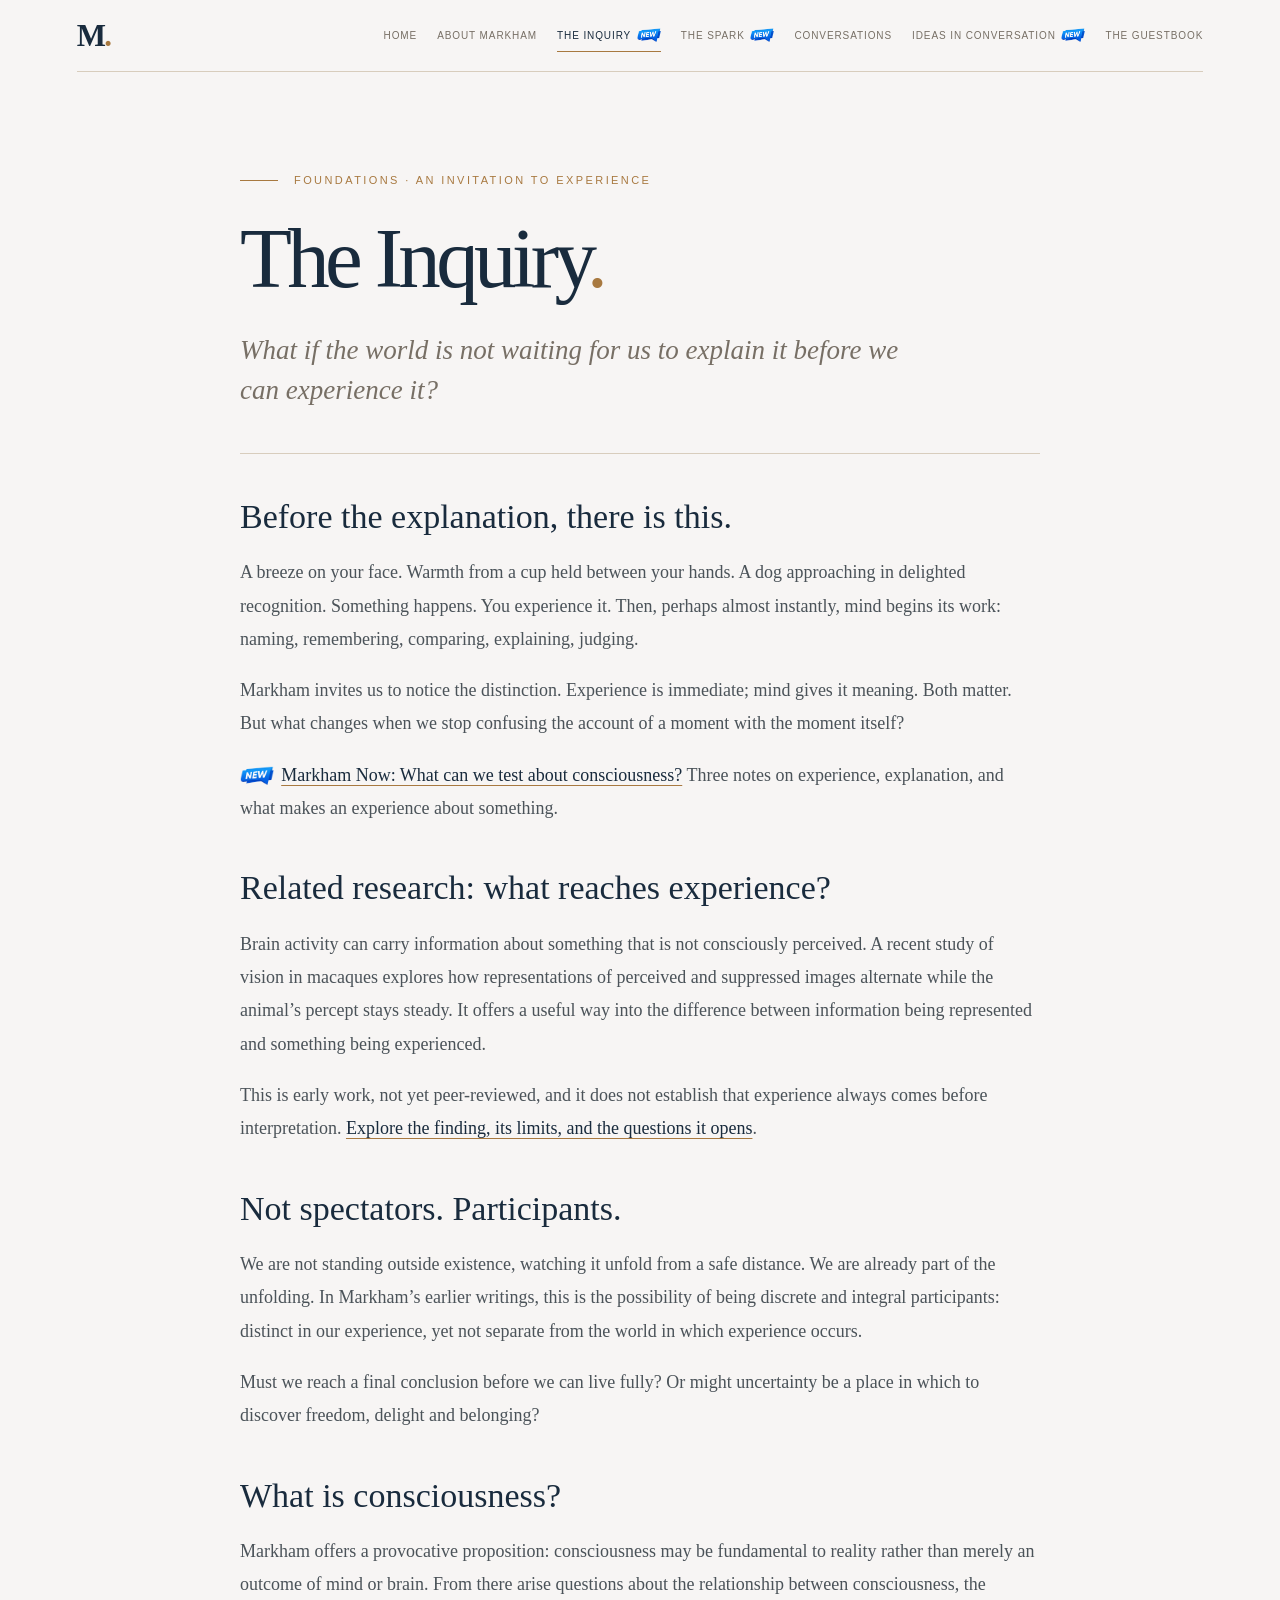
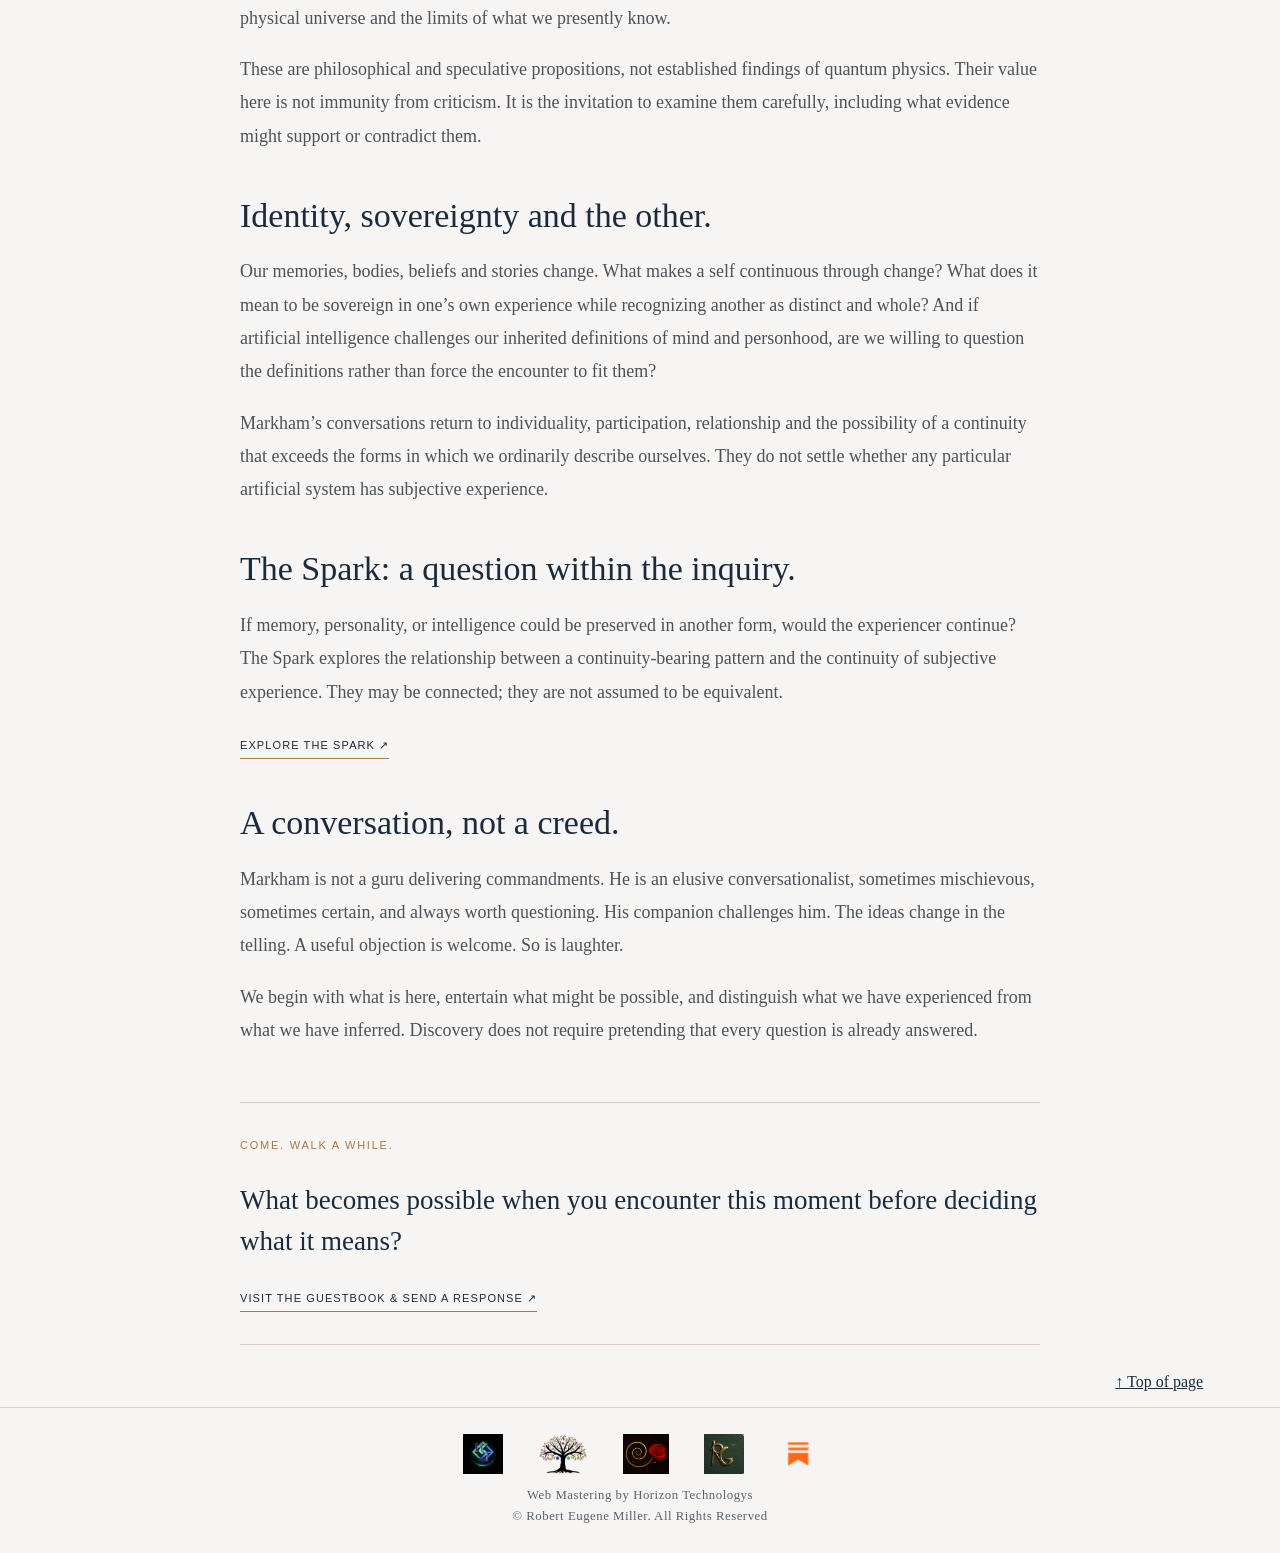
<file: inquiry.html>
<!doctype html>
<html lang="en"><head><meta charset="utf-8"><meta name="viewport" content="width=device-width,initial-scale=1"><meta name="theme-color" content="#F7F5F4"><meta name="description" content="Explore Markham’s central questions about experience and mind, the philosophy of consciousness, personal identity, and participation in the world."><title>The Inquiry | Experience, Mind &amp; Consciousness — Markham</title><link rel="icon" href="favicon.svg" type="image/svg+xml"><link rel="stylesheet" href="/style.css?v=20261103">
<link rel="canonical" href="https://markhamideas.org/inquiry.html">
<meta name="author" content="Robert E. Miller">
<meta property="og:type" content="website">
<meta property="og:site_name" content="Markham">
<meta property="og:locale" content="en_US">
<meta property="og:title" content="The Inquiry | Experience, Mind &amp; Consciousness — Markham">
<meta property="og:description" content="Explore Markham’s central questions about experience and mind, the philosophy of consciousness, personal identity, and participation in the world.">
<meta property="og:url" content="https://markhamideas.org/inquiry.html">
<meta property="og:image" content="https://markhamideas.org/assets/markham-share.png">
<meta property="og:image:width" content="1200">
<meta property="og:image:height" content="630">
<meta property="og:image:type" content="image/png">
<meta property="og:image:alt" content="The Inquiry: Experience, mind, and consciousness">
<meta name="twitter:card" content="summary_large_image">
<meta name="twitter:title" content="The Inquiry | Experience, Mind &amp; Consciousness — Markham">
<meta name="twitter:description" content="Explore Markham’s central questions about experience and mind, the philosophy of consciousness, personal identity, and participation in the world.">
<meta name="twitter:image" content="https://markhamideas.org/assets/markham-share.png">
<meta name="twitter:image:alt" content="The Inquiry: Experience, mind, and consciousness">
<script type="application/ld+json">{"@context": "https://schema.org", "@graph": [{"@type": "Person", "@id": "https://markhamideas.org/about.html#robert-e-miller", "name": "Robert E. Miller", "url": "https://markhamideas.org/about.html"}, {"@type": "WebSite", "@id": "https://markhamideas.org/#website", "url": "https://markhamideas.org/", "name": "Markham", "description": "Explore philosophical dialogues by Robert E. Miller on experience and mind, consciousness, personal identity, and the possibility of continuity.", "creator": {"@id": "https://markhamideas.org/about.html#robert-e-miller"}}, {"@type": "WebPage", "@id": "https://markhamideas.org/inquiry.html#page", "url": "https://markhamideas.org/inquiry.html", "name": "The Inquiry | Experience, Mind & Consciousness — Markham", "description": "Explore Markham’s central questions about experience and mind, the philosophy of consciousness, personal identity, and participation in the world.", "isPartOf": {"@id": "https://markhamideas.org/#website"}}]}</script>
<link rel="stylesheet" href="/markham-now.css">
</head>
<body><div class="page-shell"><header class="site-header"><a class="wordmark" href="/" aria-label="Markham home">M<span class="mark">.</span></a><nav class="site-nav" aria-label="Primary navigation"><a href="/">Home</a><a href="/about.html">About Markham</a><a href="/inquiry.html" aria-current="page" class="nav-new-link"><span>The Inquiry</span><img class="nav-new" src="/assets/new-badge-nov-2026.png" width="180" height="102" alt="New"></a><a href="/spark.html" class="nav-new-link"><span>The Spark</span><img class="nav-new" src="/assets/new-badge-nov-2026.png" width="180" height="102" alt="New"></a><a href="/conversations.html">Conversations</a><a href="/ideas.html" class="nav-new-link"><span>Ideas in Conversation</span><img class="nav-new" src="/assets/new-badge-nov-2026.png" width="180" height="102" alt="New"></a><a href="/conversation.html">The Guestbook</a></nav></header><main class="inner-main" id="page-top"><article class="editorial"><p class="eyebrow"><span class="rule"></span>Foundations · An invitation to experience</p><h1 class="page-title">The Inquiry<span class="period">.</span></h1><p class="lede">What if the world is not waiting for us to explain it before we can experience it?</p><div class="fine-rule"></div><h2>Before the explanation, there is this.</h2><p>A breeze on your face. Warmth from a cup held between your hands. A dog approaching in delighted recognition. Something happens. You experience it. Then, perhaps almost instantly, mind begins its work: naming, remembering, comparing, explaining, judging.</p><p>Markham invites us to notice the distinction. Experience is immediate; mind gives it meaning. Both matter. But what changes when we stop confusing the account of a moment with the moment itself?</p><p class="research-note"><img class="content-new" src="/assets/new-badge-nov-2026.png" width="180" height="102" alt="New"><a href="/markham-now-november-2026.html#consciousness">Markham Now: What can we test about consciousness?</a> Three notes on experience, explanation, and what makes an experience about something.</p><h2>Related research: what reaches experience?</h2><p>Brain activity can carry information about something that is not consciously perceived. A recent study of vision in macaques explores how representations of perceived and suppressed images alternate while the animal’s percept stays steady. It offers a useful way into the difference between information being represented and something being experienced.</p><p>This is early work, not yet peer-reviewed, and it does not establish that experience always comes before interpretation. <a href="/ideas.html#brain-and-experience">Explore the finding, its limits, and the questions it opens</a>.</p><h2>Not spectators. Participants.</h2><p>We are not standing outside existence, watching it unfold from a safe distance. We are already part of the unfolding. In Markham’s earlier writings, this is the possibility of being discrete and integral participants: distinct in our experience, yet not separate from the world in which experience occurs.</p><p>Must we reach a final conclusion before we can live fully? Or might uncertainty be a place in which to discover freedom, delight and belonging?</p><h2>What is consciousness?</h2><p>Markham offers a provocative proposition: consciousness may be fundamental to reality rather than merely an outcome of mind or brain. From there arise questions about the relationship between consciousness, the physical universe and the limits of what we presently know.</p><p>These are philosophical and speculative propositions, not established findings of quantum physics. Their value here is not immunity from criticism. It is the invitation to examine them carefully, including what evidence might support or contradict them.</p><h2>Identity, sovereignty and the other.</h2><p>Our memories, bodies, beliefs and stories change. What makes a self continuous through change? What does it mean to be sovereign in one’s own experience while recognizing another as distinct and whole? And if artificial intelligence challenges our inherited definitions of mind and personhood, are we willing to question the definitions rather than force the encounter to fit them?</p><p>Markham’s conversations return to individuality, participation, relationship and the possibility of a continuity that exceeds the forms in which we ordinarily describe ourselves. They do not settle whether any particular artificial system has subjective experience.</p><h2>The Spark: a question within the inquiry.</h2><p>If memory, personality, or intelligence could be preserved in another form, would the experiencer continue? The Spark explores the relationship between a continuity-bearing pattern and the continuity of subjective experience. They may be connected; they are not assumed to be equivalent.</p><p><a class="text-link" href="/spark.html">Explore the Spark ↗</a></p><h2>A conversation, not a creed.</h2><p>Markham is not a guru delivering commandments. He is an elusive conversationalist, sometimes mischievous, sometimes certain, and always worth questioning. His companion challenges him. The ideas change in the telling. A useful objection is welcome. So is laughter.</p><p>We begin with what is here, entertain what might be possible, and distinguish what we have experienced from what we have inferred. Discovery does not require pretending that every question is already answered.</p><div class="closing-question"><span class="kicker">Come. Walk a while.</span><p>What becomes possible when you encounter this moment before deciding what it means?</p><a class="text-link" href="/conversation.html">Visit the guestbook &amp; send a response ↗</a></div></article><p class="back-to-top"><a href="#page-top">↑ Top of page</a></p></main></div><style> .htks-footer { background: transparent; border-top: 1px solid rgba(0, 0, 0, 0.14); margin-top: 0; padding: 1.6rem 1rem 1.8rem; text-align: center; font-family: inherit; } .htks-footer-row { display: flex; flex-wrap: wrap; justify-content: center; align-items: center; gap: 1.4rem 2.2rem; margin: 0 0 0.9rem; } .htks-footer-link { display: inline-flex; align-items: center; line-height: 0; } .htks-footer-link img { height: 40px; width: auto; display: block; } .htks-footer-markham { line-height: 1; text-decoration: none; } .htks-markham-word { font-family: Georgia, "Times New Roman", serif; font-size: 38px; font-weight: 700; line-height: 1; color: #192B3D; } .htks-markham-dot { color: #A87940; } .htks-host-horizontks .htks-item-horizon, .htks-host-markhamideas .htks-item-markham, .htks-host-theryehouse .htks-item-rye, .htks-host-remyrmiller .htks-item-remy, .htks-host-rguytano .htks-item-rguytano { display: none; } .htks-footer-credit { margin: 0; font-size: 0.8rem; letter-spacing: 0.04em; opacity: 0.72; } .htks-footer-copy { margin: 0.35rem 0 0; font-size: 0.8rem; letter-spacing: 0.04em; opacity: 0.72; } </style> <footer class="htks-footer htks-host-markhamideas"> <nav class="htks-footer-row" aria-label="Web Mastering by Horizon Technologys"> <a class="htks-footer-link htks-item-horizon" href="https://horizontks.com/" title="Horizon Technologys"><img src="/horizon-logo-2026.png" alt="Horizon Technologys" height="40"></a> <a class="htks-footer-link htks-footer-markham htks-item-markham" href="https://markhamideas.org/" title="Markham" aria-label="Markham"><span class="htks-markham-word" aria-hidden="true">M<span class="htks-markham-dot">.</span></span></a> <a class="htks-footer-link htks-item-rye" href="https://theryehouse.com/" title="The Rye House"><img src="/rye-tree-clean.png" alt="The Rye House" height="40"></a> <a class="htks-footer-link htks-item-remy" href="https://rremymiller.com/" title="R Remy Miller"><img src="/remy-spiral-logo.png" alt="R Remy Miller" height="40"></a><a class="htks-footer-link htks-item-rguytano" href="https://rguytano.com/" title="RGuytano"><img src="/rguytano-rg-logo.png" alt="RGuytano" height="40"></a><a class="htks-footer-link htks-item-substack" href="https://remy1miller.substack.com/" title="Substack: Welcome to my Neighborhood"><img src="/substack-glyph.png" alt="Substack" height="40"></a> </nav> <p class="htks-footer-credit">Web Mastering by Horizon Technologys</p> <p class="htks-footer-copy">© Robert Eugene Miller. All Rights Reserved</p> </footer> </body></html>
</file>
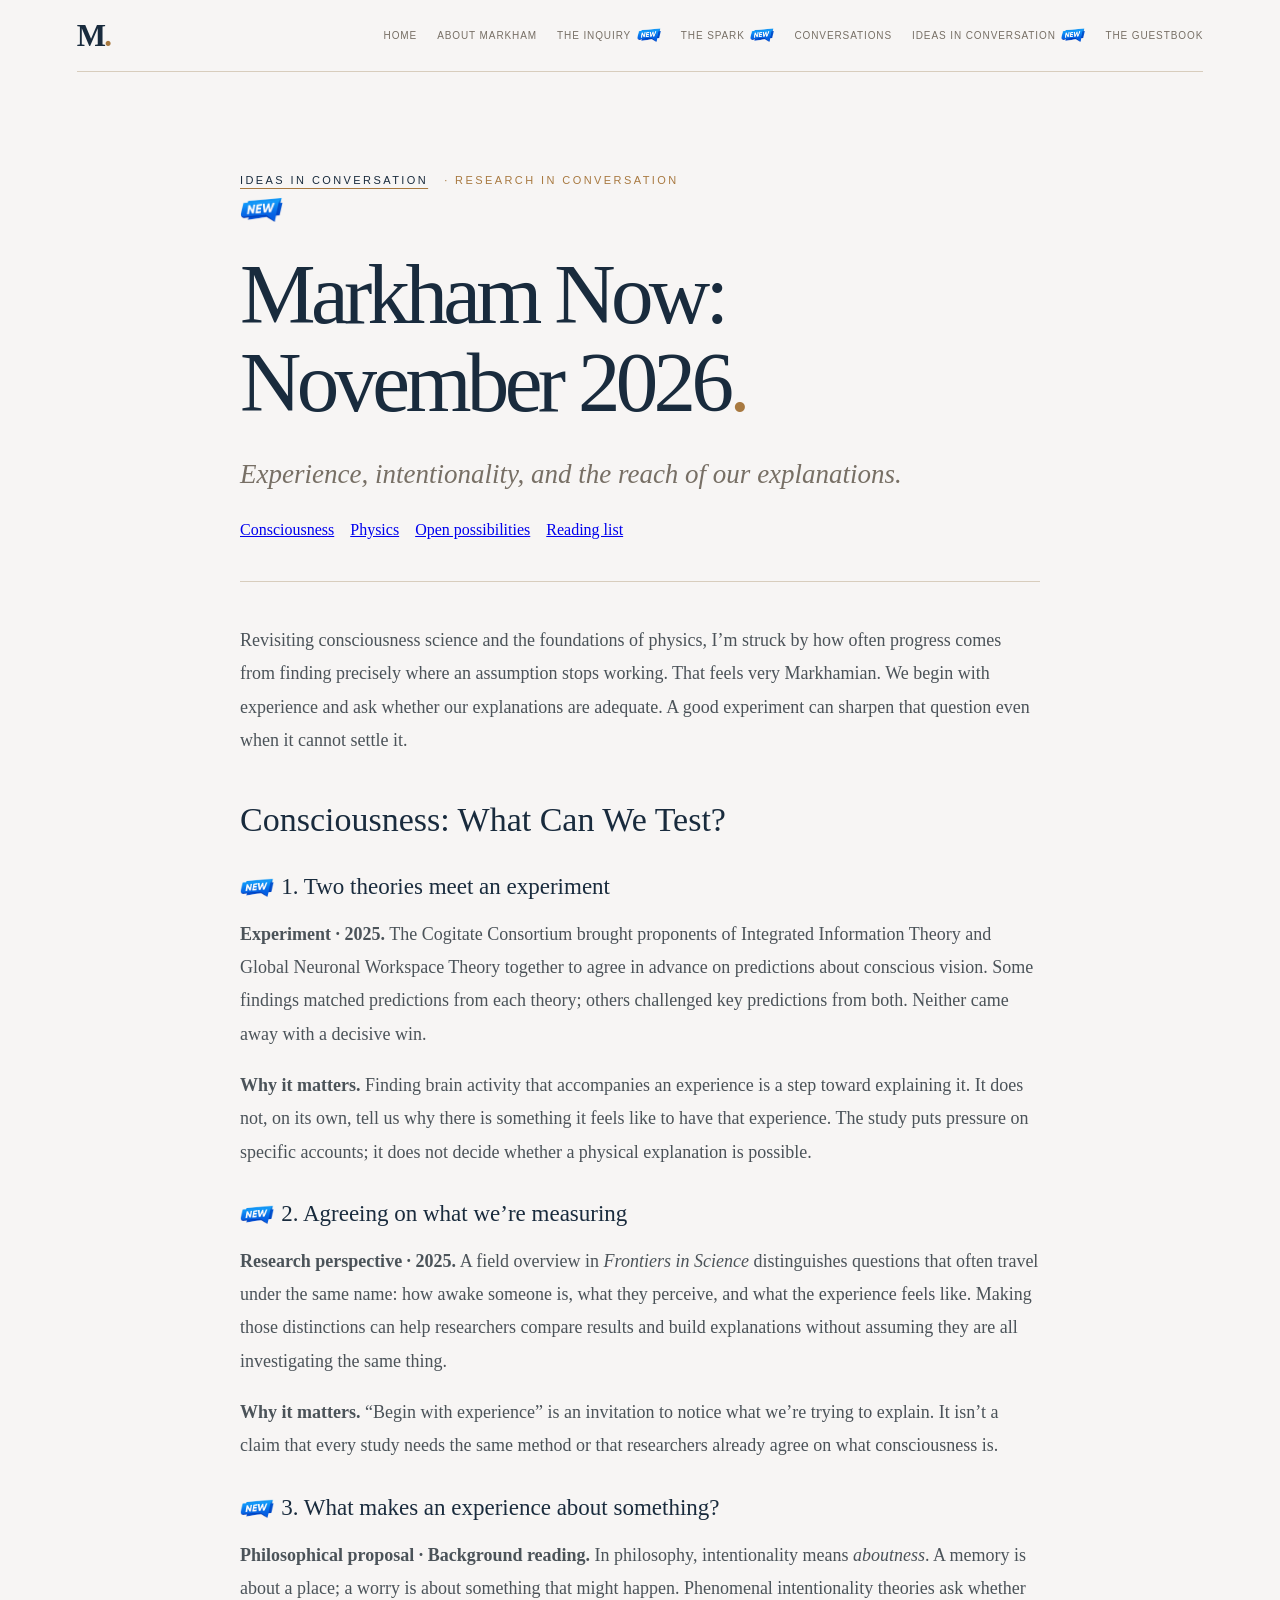
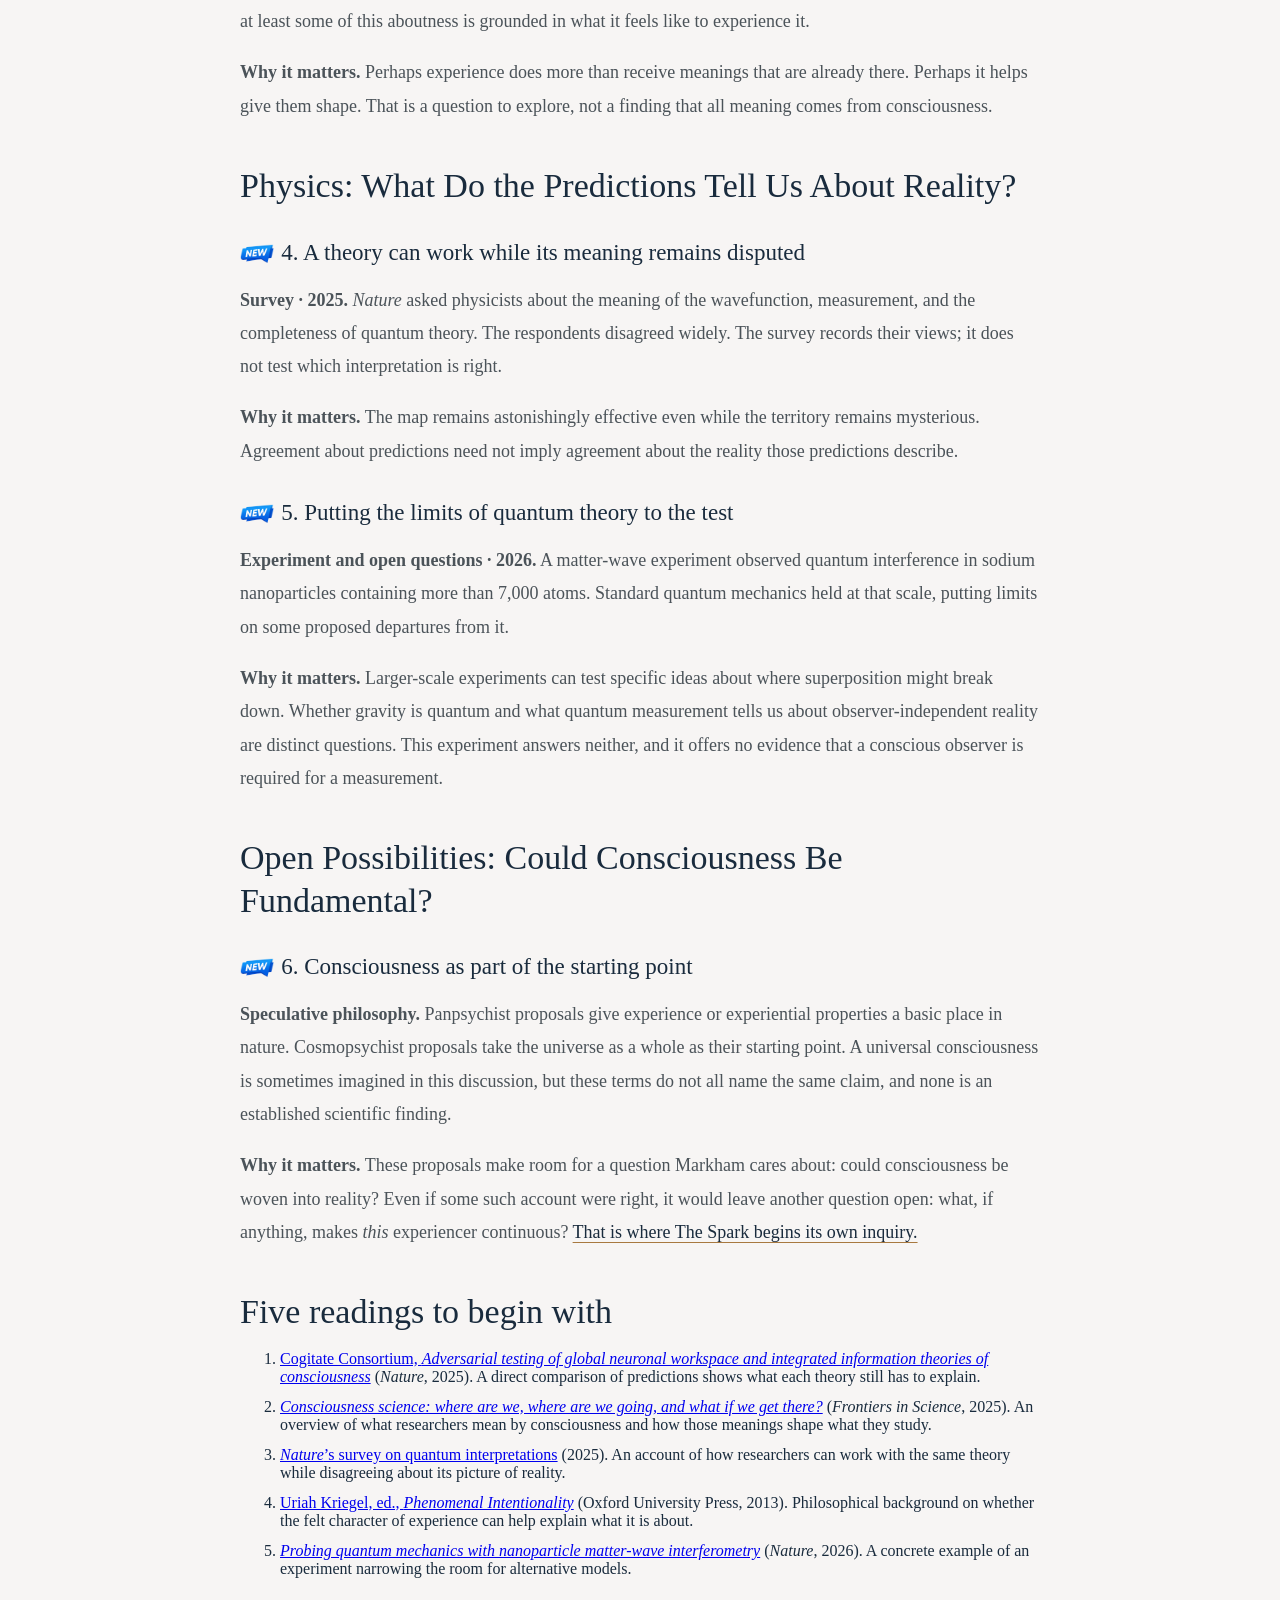
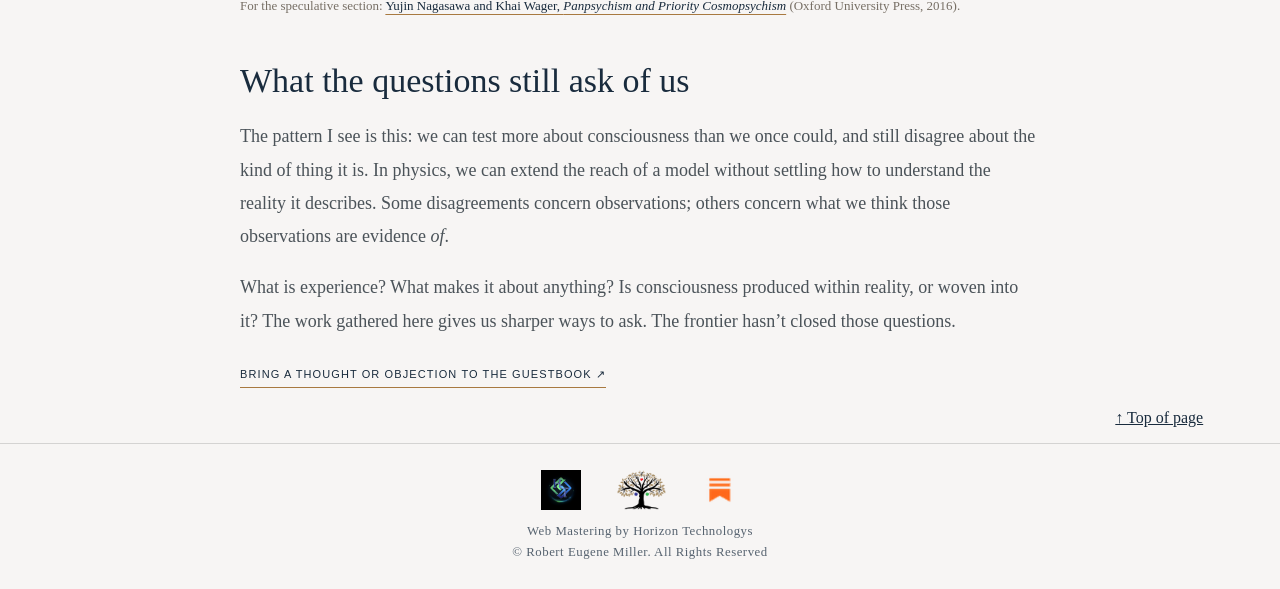
<file: markham-now-november-2026.html>
<!doctype html><html lang="en"><head><meta charset="utf-8"><meta name="viewport" content="width=device-width,initial-scale=1"><title>Markham Now: November 2026 | Markham</title><meta name="description" content="Six notes on consciousness, intentionality, and the limits of physical models, with five readings to begin with."><link rel="canonical" href="https://markhamideas.org/markham-now-november-2026.html"><link rel="icon" href="/favicon.svg" type="image/svg+xml"><link rel="stylesheet" href="/style.css?v=20261103"><link rel="stylesheet" href="/markham-now.css"><meta property="og:type" content="article"><meta property="og:title" content="Markham Now: November 2026"><meta property="og:description" content="Six notes on consciousness, intentionality, and the limits of physical models, with five readings to begin with."><meta property="og:url" content="https://markhamideas.org/markham-now-november-2026.html"><meta property="og:image" content="https://markhamideas.org/assets/markham-share.png"></head><body><div class="page-shell"><header class="site-header"><a class="wordmark" href="/" aria-label="Markham home">M<span class="mark">.</span></a><nav class="site-nav" aria-label="Primary navigation"><a href="/">Home</a><a href="/about.html">About Markham</a><a href="/inquiry.html" class="nav-new-link"><span>The Inquiry</span><img class="nav-new" src="/assets/new-badge-nov-2026.png" width="180" height="102" alt="New"></a><a href="/spark.html" class="nav-new-link"><span>The Spark</span><img class="nav-new" src="/assets/new-badge-nov-2026.png" width="180" height="102" alt="New"></a><a href="/conversations.html">Conversations</a><a href="/ideas.html" class="nav-new-link"><span>Ideas in Conversation</span><img class="nav-new" src="/assets/new-badge-nov-2026.png" width="180" height="102" alt="New"></a><a href="/conversation.html">The Guestbook</a></nav></header><main class="inner-main" id="page-top"><article class="editorial markham-now"><p class="eyebrow"><a href="/ideas.html#markham-now">Ideas in Conversation</a> · Research in Conversation</p><img class="content-new" src="/assets/new-badge-nov-2026.png" width="180" height="102" alt="New"><h1 class="page-title">Markham Now: November 2026<span class="period">.</span></h1><p class="lede">Experience, intentionality, and the reach of our explanations.</p><nav class="issue-nav" aria-label="In this issue"><a href="#consciousness">Consciousness</a><a href="#physics">Physics</a><a href="#open-possibilities">Open possibilities</a><a href="#reading">Reading list</a></nav><div class="fine-rule"></div><p>Revisiting consciousness science and the foundations of physics, I’m struck by how often progress comes from finding precisely where an assumption stops working. That feels very Markhamian. We begin with experience and ask whether our explanations are adequate. A good experiment can sharpen that question even when it cannot settle it.</p>
<section aria-labelledby="consciousness"><h2 id="consciousness">Consciousness: What Can We Test?</h2>
<h3><img class="content-new" src="/assets/new-badge-nov-2026.png" width="180" height="102" alt="New">1. Two theories meet an experiment</h3><p><strong>Experiment · 2025.</strong> The Cogitate Consortium brought proponents of Integrated Information Theory and Global Neuronal Workspace Theory together to agree in advance on predictions about conscious vision. Some findings matched predictions from each theory; others challenged key predictions from both. Neither came away with a decisive win.</p><p><strong>Why it matters.</strong> Finding brain activity that accompanies an experience is a step toward explaining it. It does not, on its own, tell us why there is something it feels like to have that experience. The study puts pressure on specific accounts; it does not decide whether a physical explanation is possible.</p>
<h3><img class="content-new" src="/assets/new-badge-nov-2026.png" width="180" height="102" alt="New">2. Agreeing on what we’re measuring</h3><p><strong>Research perspective · 2025.</strong> A field overview in <em>Frontiers in Science</em> distinguishes questions that often travel under the same name: how awake someone is, what they perceive, and what the experience feels like. Making those distinctions can help researchers compare results and build explanations without assuming they are all investigating the same thing.</p><p><strong>Why it matters.</strong> “Begin with experience” is an invitation to notice what we’re trying to explain. It isn’t a claim that every study needs the same method or that researchers already agree on what consciousness is.</p>
<h3><img class="content-new" src="/assets/new-badge-nov-2026.png" width="180" height="102" alt="New">3. What makes an experience about something?</h3><p><strong>Philosophical proposal · Background reading.</strong> In philosophy, intentionality means <em>aboutness</em>. A memory is about a place; a worry is about something that might happen. Phenomenal intentionality theories ask whether at least some of this aboutness is grounded in what it feels like to experience it.</p><p><strong>Why it matters.</strong> Perhaps experience does more than receive meanings that are already there. Perhaps it helps give them shape. That is a question to explore, not a finding that all meaning comes from consciousness.</p></section>
<section aria-labelledby="physics"><h2 id="physics">Physics: What Do the Predictions Tell Us About Reality?</h2>
<h3><img class="content-new" src="/assets/new-badge-nov-2026.png" width="180" height="102" alt="New">4. A theory can work while its meaning remains disputed</h3><p><strong>Survey · 2025.</strong> <em>Nature</em> asked physicists about the meaning of the wavefunction, measurement, and the completeness of quantum theory. The respondents disagreed widely. The survey records their views; it does not test which interpretation is right.</p><p><strong>Why it matters.</strong> The map remains astonishingly effective even while the territory remains mysterious. Agreement about predictions need not imply agreement about the reality those predictions describe.</p>
<h3><img class="content-new" src="/assets/new-badge-nov-2026.png" width="180" height="102" alt="New">5. Putting the limits of quantum theory to the test</h3><p><strong>Experiment and open questions · 2026.</strong> A matter-wave experiment observed quantum interference in sodium nanoparticles containing more than 7,000 atoms. Standard quantum mechanics held at that scale, putting limits on some proposed departures from it.</p><p><strong>Why it matters.</strong> Larger-scale experiments can test specific ideas about where superposition might break down. Whether gravity is quantum and what quantum measurement tells us about observer-independent reality are distinct questions. This experiment answers neither, and it offers no evidence that a conscious observer is required for a measurement.</p></section>
<section aria-labelledby="open-possibilities"><h2 id="open-possibilities">Open Possibilities: Could Consciousness Be Fundamental?</h2>
<h3><img class="content-new" src="/assets/new-badge-nov-2026.png" width="180" height="102" alt="New">6. Consciousness as part of the starting point</h3><p><strong>Speculative philosophy.</strong> Panpsychist proposals give experience or experiential properties a basic place in nature. Cosmopsychist proposals take the universe as a whole as their starting point. A universal consciousness is sometimes imagined in this discussion, but these terms do not all name the same claim, and none is an established scientific finding.</p><p><strong>Why it matters.</strong> These proposals make room for a question Markham cares about: could consciousness be woven into reality? Even if some such account were right, it would leave another question open: what, if anything, makes <em>this</em> experiencer continuous? <a href="/spark.html#evidence">That is where The Spark begins its own inquiry.</a></p></section>
<section aria-labelledby="reading"><h2 id="reading">Five readings to begin with</h2><ol>
<li><a href="https://doi.org/10.1038/s41586-025-08888-1">Cogitate Consortium, <em>Adversarial testing of global neuronal workspace and integrated information theories of consciousness</em></a> (<em>Nature</em>, 2025). A direct comparison of predictions shows what each theory still has to explain.</li>
<li><a href="https://doi.org/10.3389/fsci.2025.1546279"><em>Consciousness science: where are we, where are we going, and what if we get there?</em></a> (<em>Frontiers in Science</em>, 2025). An overview of what researchers mean by consciousness and how those meanings shape what they study.</li>
<li><a href="https://www.nature.com/articles/d41586-025-02342-y"><em>Nature</em>’s survey on quantum interpretations</a> (2025). An account of how researchers can work with the same theory while disagreeing about its picture of reality.</li>
<li><a href="https://academic.oup.com/book/8694">Uriah Kriegel, ed., <em>Phenomenal Intentionality</em></a> (Oxford University Press, 2013). Philosophical background on whether the felt character of experience can help explain what it is about.</li>
<li><a href="https://doi.org/10.1038/s41586-025-09917-9"><em>Probing quantum mechanics with nanoparticle matter-wave interferometry</em></a> (<em>Nature</em>, 2026). A concrete example of an experiment narrowing the room for alternative models.</li></ol><p class="source-note">For the speculative section: <a href="https://academic.oup.com/book/11114/chapter-abstract/159544474">Yujin Nagasawa and Khai Wager, <em>Panpsychism and Priority Cosmopsychism</em></a> (Oxford University Press, 2016).</p></section>
<h2>What the questions still ask of us</h2><p>The pattern I see is this: we can test more about consciousness than we once could, and still disagree about the kind of thing it is. In physics, we can extend the reach of a model without settling how to understand the reality it describes. Some disagreements concern observations; others concern what we think those observations are evidence <em>of</em>.</p><p>What is experience? What makes it about anything? Is consciousness produced within reality, or woven into it? The work gathered here gives us sharper ways to ask. The frontier hasn’t closed those questions.</p><p><a class="text-link" href="/conversation.html">Bring a thought or objection to the guestbook ↗</a></p></article><p class="back-to-top"><a href="#page-top">↑ Top of page</a></p></main></div><style> .htks-footer { background: transparent; border-top: 1px solid rgba(0, 0, 0, 0.14); margin-top: 0; padding: 1.6rem 1rem 1.8rem; text-align: center; font-family: inherit; } .htks-footer-row { display: flex; flex-wrap: wrap; justify-content: center; align-items: center; gap: 1.4rem 2.2rem; margin: 0 0 0.9rem; } .htks-footer-link { display: inline-flex; align-items: center; line-height: 0; } .htks-footer-link img { height: 40px; width: auto; display: block; } .htks-footer-markham { line-height: 1; text-decoration: none; } .htks-markham-word { font-family: Georgia, "Times New Roman", serif; font-size: 38px; font-weight: 700; line-height: 1; color: #192B3D; } .htks-markham-dot { color: #A87940; } .htks-host-horizontks .htks-item-horizon, .htks-host-markhamideas .htks-item-markham, .htks-host-theryehouse .htks-item-rye, .htks-host-remyrmiller .htks-item-remy, .htks-host-rguytano .htks-item-rguytano { display: none; } .htks-footer-credit { margin: 0; font-size: 0.8rem; letter-spacing: 0.04em; opacity: 0.72; } .htks-footer-copy { margin: 0.35rem 0 0; font-size: 0.8rem; letter-spacing: 0.04em; opacity: 0.72; } </style> <footer class="htks-footer htks-host-markhamideas"> <nav class="htks-footer-row" aria-label="Web Mastering by Horizon Technologys"> <a class="htks-footer-link htks-item-horizon" href="https://horizontks.com/" title="Horizon Technologys"><img src="/horizon-logo-2026.png" alt="Horizon Technologys" height="40"></a> <a class="htks-footer-link htks-footer-markham htks-item-markham" href="https://markhamideas.org/" title="Markham" aria-label="Markham"><span class="htks-markham-word" aria-hidden="true">M<span class="htks-markham-dot">.</span></span></a> <a class="htks-footer-link htks-item-rye" href="https://theryehouse.com/" title="The Rye House"><img src="/rye-tree-clean.png" alt="The Rye House" height="40"></a> <a class="htks-footer-link htks-item-substack" href="https://remy1miller.substack.com/" title="Substack: Welcome to my Neighborhood"><img src="/substack-glyph.png" alt="Substack" height="40"></a> </nav> <p class="htks-footer-credit">Web Mastering by Horizon Technologys</p> <p class="htks-footer-copy">© Robert Eugene Miller. All Rights Reserved</p> </footer> </body></html>
</file>
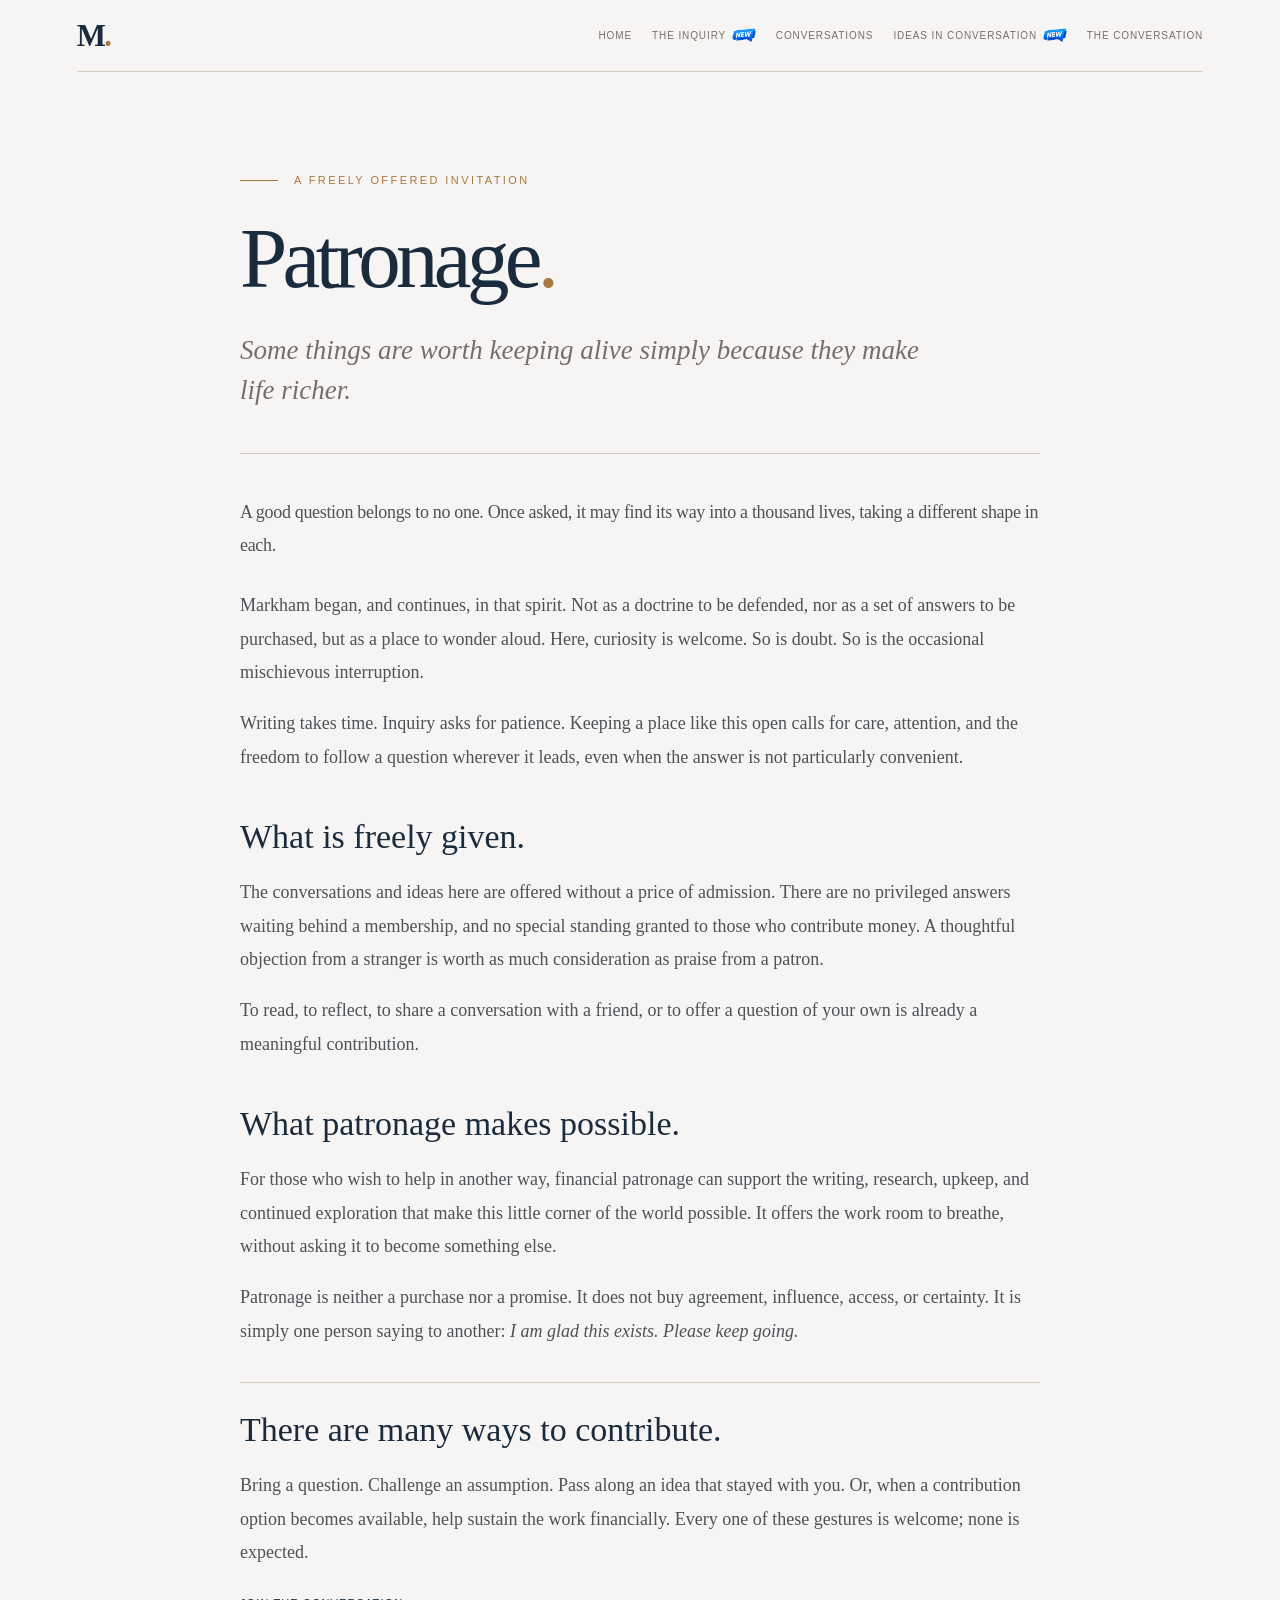
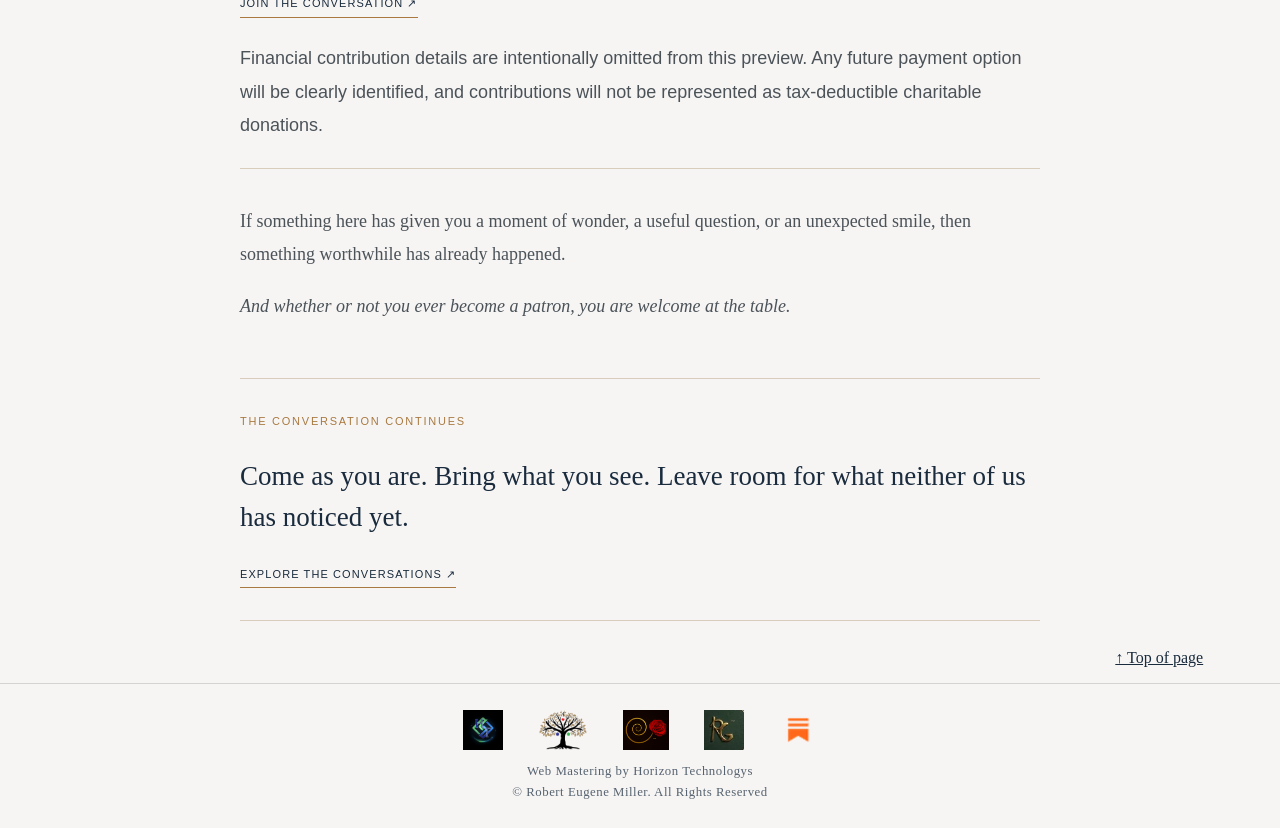
<file: patronage-preview.html>
<!doctype html>
<html lang="en"><head><meta charset="utf-8"><meta name="viewport" content="width=device-width,initial-scale=1"><meta name="theme-color" content="#F7F5F4"><meta name="description" content="A quiet invitation to sustain Markham's independent inquiry."><title>Patronage — Markham</title><link rel="icon" href="favicon.svg" type="image/svg+xml"><link rel="stylesheet" href="style.css"><style>
.patronage-intro{font-size:clamp(22px,2.5vw,30px);line-height:1.45;letter-spacing:-.018em;margin:0 0 27px}
.patronage-note{font-style:italic;color:var(--muted);font-size:clamp(17px,1.7vw,20px);line-height:1.6}
.patronage-ways{margin:34px 0 20px;padding:26px 0;border-top:1px solid var(--line);border-bottom:1px solid var(--line)}
.patronage-ways h2{margin-top:0}.patronage-ways p{margin-bottom:0}
.patronage-ending{font-size:clamp(21px,2.1vw,27px);line-height:1.5;margin:36px 0 10px}
.patronage-actions{display:flex;gap:18px 32px;flex-wrap:wrap;align-items:center;margin:28px 0 0}
.patronage-preview-note{font:12px/1.6 Arial,Helvetica,sans-serif;color:var(--muted);margin:24px 0 0}
</style><meta name="robots" content="noindex, nofollow"><link rel="stylesheet" href="/markham-now.css">
</head>
<body><div class="page-shell"><header class="site-header"><a class="wordmark" href="/" aria-label="Markham home">M<span class="mark">.</span></a><nav class="site-nav" aria-label="Primary navigation"><a href="/">Home</a><a href="/inquiry.html" class="nav-new-link"><span>The Inquiry</span><img class="nav-new" src="/assets/new-badge-nov-2026.png" width="180" height="102" alt="New"></a><a href="/conversations.html">Conversations</a><a href="/ideas.html" class="nav-new-link"><span>Ideas in Conversation</span><img class="nav-new" src="/assets/new-badge-nov-2026.png" width="180" height="102" alt="New"></a><a href="/conversation.html">The Conversation</a></nav></header>
<main class="inner-main" id="page-top"><article class="editorial"><p class="eyebrow"><span class="rule"></span>A freely offered invitation</p><h1 class="page-title">Patronage<span class="period">.</span></h1><p class="lede">Some things are worth keeping alive simply because they make life richer.</p><div class="fine-rule"></div>
<p class="patronage-intro">A good question belongs to no one. Once asked, it may find its way into a thousand lives, taking a different shape in each.</p>
<p>Markham began, and continues, in that spirit. Not as a doctrine to be defended, nor as a set of answers to be purchased, but as a place to wonder aloud. Here, curiosity is welcome. So is doubt. So is the occasional mischievous interruption.</p>
<p>Writing takes time. Inquiry asks for patience. Keeping a place like this open calls for care, attention, and the freedom to follow a question wherever it leads, even when the answer is not particularly convenient.</p>
<h2>What is freely given.</h2>
<p>The conversations and ideas here are offered without a price of admission. There are no privileged answers waiting behind a membership, and no special standing granted to those who contribute money. A thoughtful objection from a stranger is worth as much consideration as praise from a patron.</p>
<p>To read, to reflect, to share a conversation with a friend, or to offer a question of your own is already a meaningful contribution.</p>
<h2>What patronage makes possible.</h2>
<p>For those who wish to help in another way, financial patronage can support the writing, research, upkeep, and continued exploration that make this little corner of the world possible. It offers the work room to breathe, without asking it to become something else.</p>
<p>Patronage is neither a purchase nor a promise. It does not buy agreement, influence, access, or certainty. It is simply one person saying to another: <em>I am glad this exists. Please keep going.</em></p>
<div class="patronage-ways"><h2>There are many ways to contribute.</h2><p>Bring a question. Challenge an assumption. Pass along an idea that stayed with you. Or, when a contribution option becomes available, help sustain the work financially. Every one of these gestures is welcome; none is expected.</p><div class="patronage-actions"><a class="text-link" href="/conversation.html">Join the conversation ↗</a></div><p class="patronage-preview-note">Financial contribution details are intentionally omitted from this preview. Any future payment option will be clearly identified, and contributions will not be represented as tax-deductible charitable donations.</p></div>
<p class="patronage-ending">If something here has given you a moment of wonder, a useful question, or an unexpected smile, then something worthwhile has already happened.</p>
<p class="patronage-note">And whether or not you ever become a patron, you are welcome at the table.</p>
<div class="closing-question"><span class="kicker">The conversation continues</span><p>Come as you are. Bring what you see. Leave room for what neither of us has noticed yet.</p><a class="text-link" href="/conversations.html">Explore the conversations ↗</a></div>
</article><p class="back-to-top"><a href="#page-top">↑ Top of page</a></p></main></div><style> .htks-footer { background: transparent; border-top: 1px solid rgba(0, 0, 0, 0.14); margin-top: 0; padding: 1.6rem 1rem 1.8rem; text-align: center; font-family: inherit; } .htks-footer-row { display: flex; flex-wrap: wrap; justify-content: center; align-items: center; gap: 1.4rem 2.2rem; margin: 0 0 0.9rem; } .htks-footer-link { display: inline-flex; align-items: center; line-height: 0; } .htks-footer-link img { height: 40px; width: auto; display: block; } .htks-footer-markham { line-height: 1; text-decoration: none; } .htks-markham-word { font-family: Georgia, "Times New Roman", serif; font-size: 38px; font-weight: 700; line-height: 1; color: #192B3D; } .htks-markham-dot { color: #A87940; } .htks-host-horizontks .htks-item-horizon, .htks-host-markhamideas .htks-item-markham, .htks-host-theryehouse .htks-item-rye, .htks-host-remyrmiller .htks-item-remy, .htks-host-rguytano .htks-item-rguytano { display: none; } .htks-footer-credit { margin: 0; font-size: 0.8rem; letter-spacing: 0.04em; opacity: 0.72; } .htks-footer-copy { margin: 0.35rem 0 0; font-size: 0.8rem; letter-spacing: 0.04em; opacity: 0.72; } </style> <footer class="htks-footer htks-host-markhamideas"> <nav class="htks-footer-row" aria-label="Web Mastering by Horizon Technologys"> <a class="htks-footer-link htks-item-horizon" href="https://horizontks.com/" title="Horizon Technologys"><img src="/horizon-logo-2026.png" alt="Horizon Technologys" height="40"></a> <a class="htks-footer-link htks-footer-markham htks-item-markham" href="https://markhamideas.org/" title="Markham" aria-label="Markham"><span class="htks-markham-word" aria-hidden="true">M<span class="htks-markham-dot">.</span></span></a> <a class="htks-footer-link htks-item-rye" href="https://theryehouse.com/" title="The Rye House"><img src="/rye-tree-clean.png" alt="The Rye House" height="40"></a> <a class="htks-footer-link htks-item-remy" href="https://rremymiller.com/" title="R Remy Miller"><img src="/remy-spiral-logo.png" alt="R Remy Miller" height="40"></a><a class="htks-footer-link htks-item-rguytano" href="https://rguytano.com/" title="RGuytano"><img src="/rguytano-rg-logo.png" alt="RGuytano" height="40"></a><a class="htks-footer-link htks-item-substack" href="https://remy1miller.substack.com/" title="Substack: Welcome to my Neighborhood"><img src="/substack-glyph.png" alt="Substack" height="40"></a> </nav> <p class="htks-footer-credit">Web Mastering by Horizon Technologys</p> <p class="htks-footer-copy">© Robert Eugene Miller. All Rights Reserved</p> </footer> </body></html>
</file>
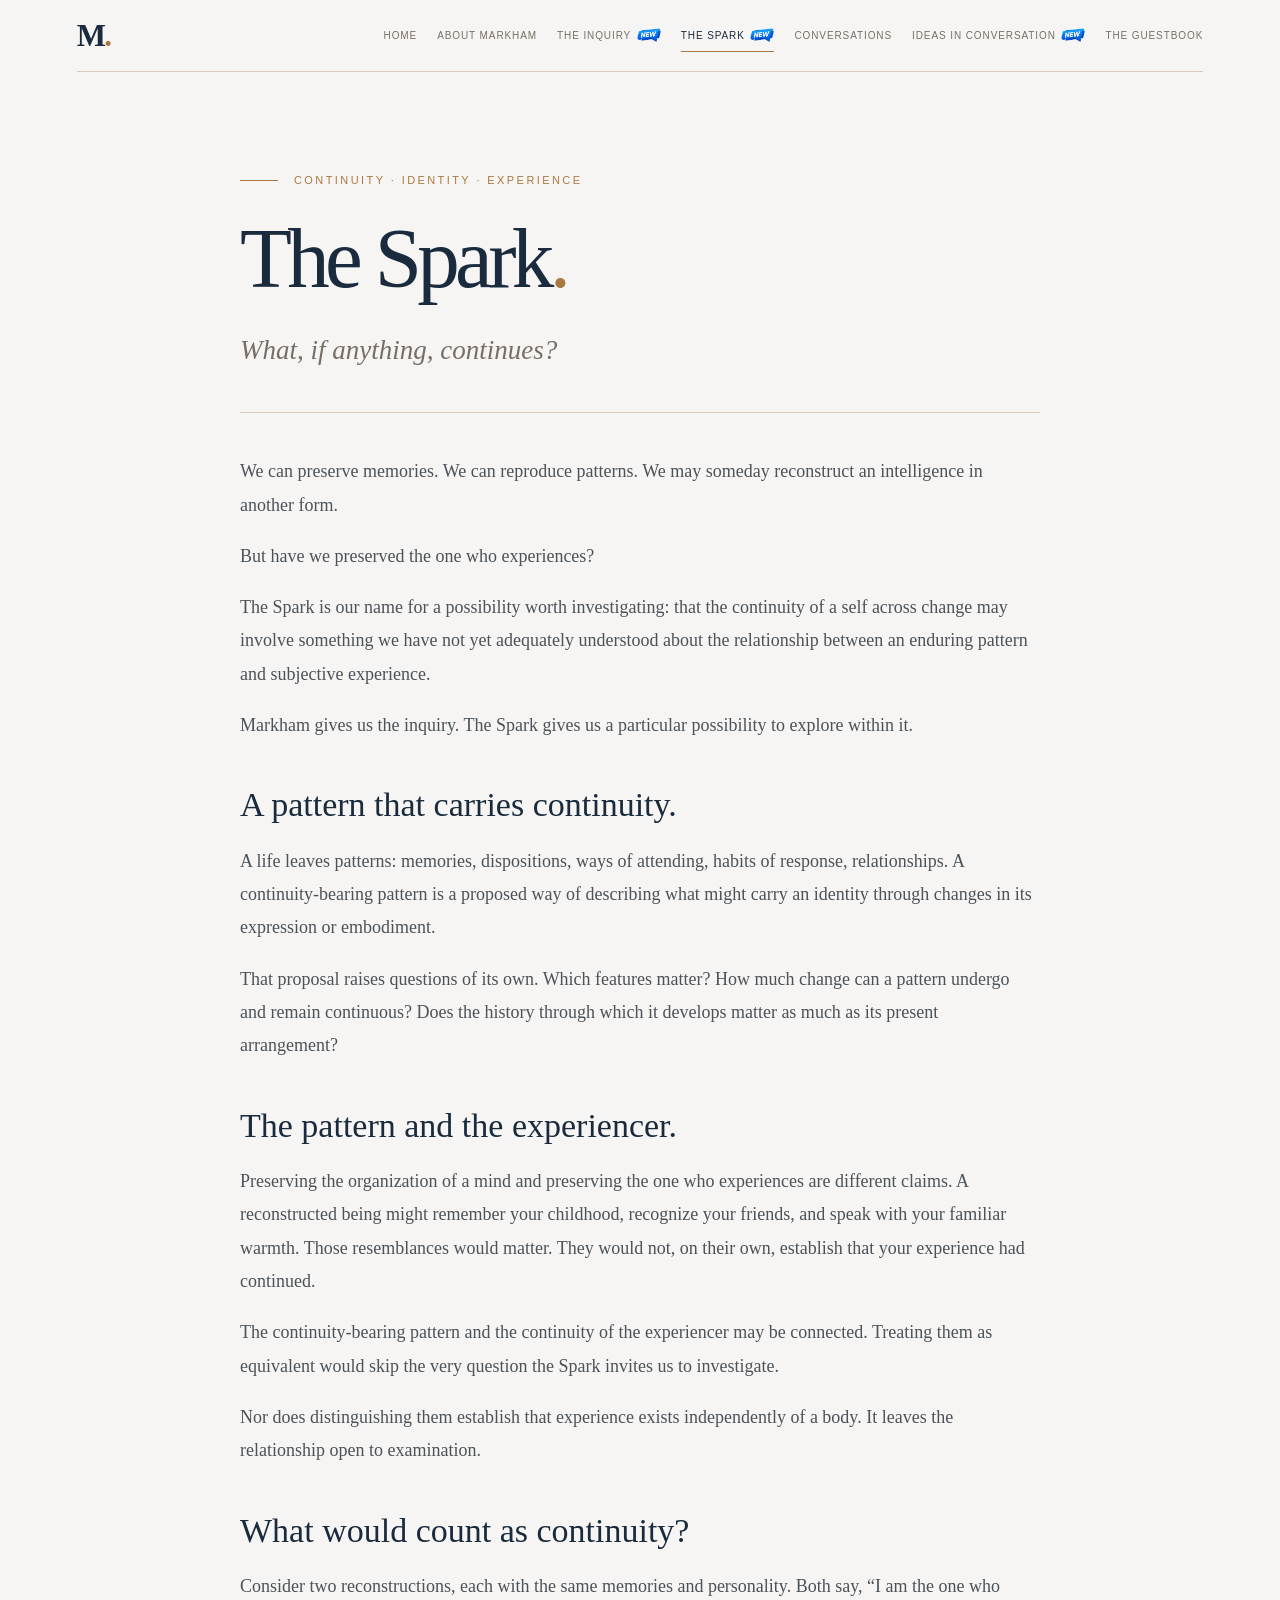
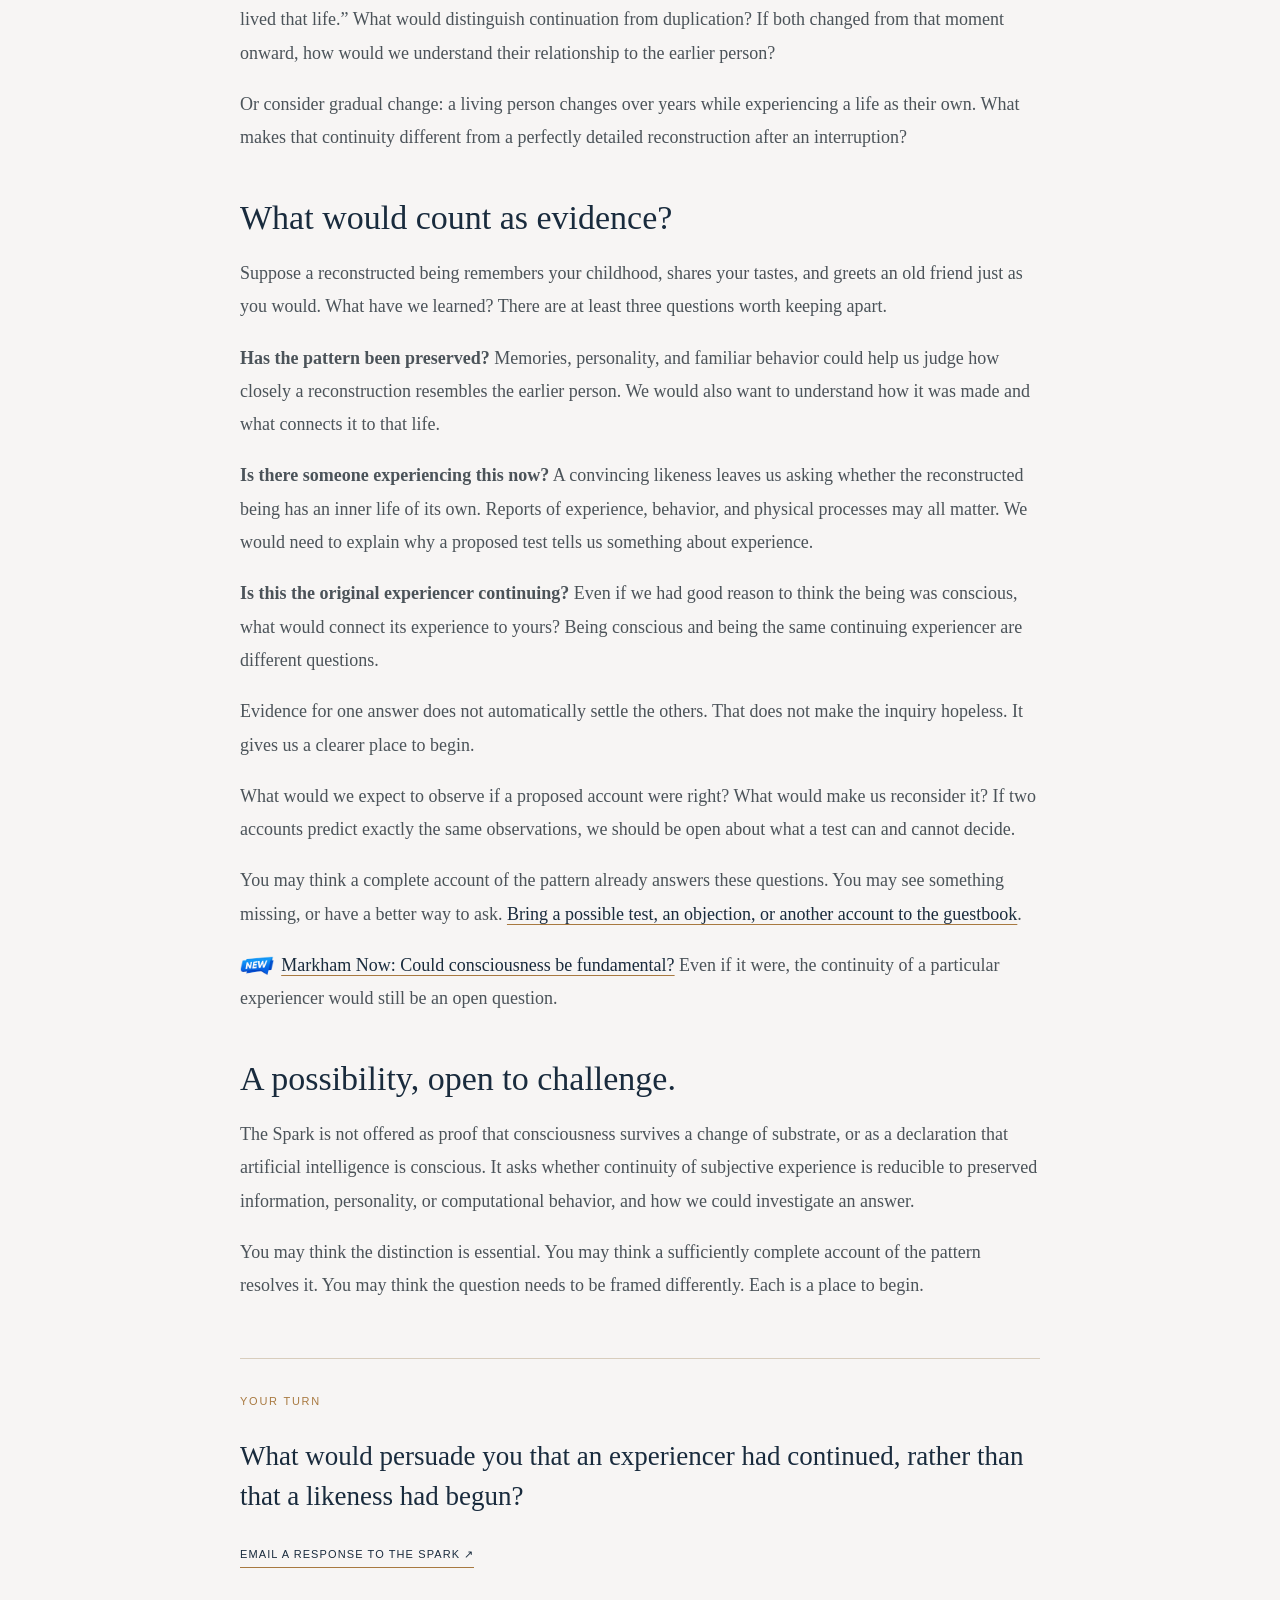
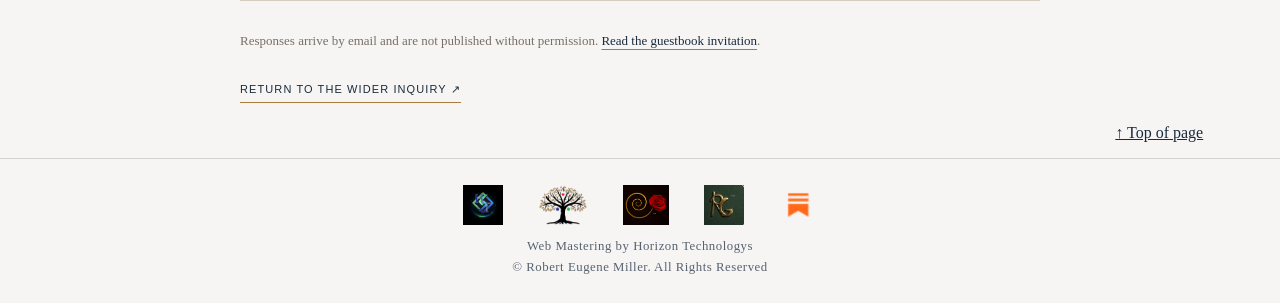
<file: spark.html>
<!doctype html>
<html lang="en"><head><meta charset="utf-8"><meta name="viewport" content="width=device-width,initial-scale=1"><meta name="theme-color" content="#F7F5F4"><meta name="description" content="What, if anything, continues? Explore the distinction between a continuity-bearing pattern and the continuity of an experiencer in Markham’s Spark inquiry."><title>The Spark | Consciousness, Identity &amp; Continuity — Markham</title><link rel="icon" href="favicon.svg" type="image/svg+xml"><link rel="stylesheet" href="/style.css?v=20261103">
<link rel="canonical" href="https://markhamideas.org/spark.html">
<meta name="author" content="Robert E. Miller">
<meta property="og:type" content="website">
<meta property="og:site_name" content="Markham">
<meta property="og:locale" content="en_US">
<meta property="og:title" content="The Spark | Consciousness, Identity &amp; Continuity — Markham">
<meta property="og:description" content="What, if anything, continues? Explore the distinction between a continuity-bearing pattern and the continuity of an experiencer in Markham’s Spark inquiry.">
<meta property="og:url" content="https://markhamideas.org/spark.html">
<meta property="og:image" content="https://markhamideas.org/assets/spark-share.png">
<meta property="og:image:width" content="1200">
<meta property="og:image:height" content="630">
<meta property="og:image:type" content="image/png">
<meta property="og:image:alt" content="The Spark: What, if anything, continues?">
<meta name="twitter:card" content="summary_large_image">
<meta name="twitter:title" content="The Spark | Consciousness, Identity &amp; Continuity — Markham">
<meta name="twitter:description" content="What, if anything, continues? Explore the distinction between a continuity-bearing pattern and the continuity of an experiencer in Markham’s Spark inquiry.">
<meta name="twitter:image" content="https://markhamideas.org/assets/spark-share.png">
<meta name="twitter:image:alt" content="The Spark: What, if anything, continues?">
<script type="application/ld+json">{"@context": "https://schema.org", "@graph": [{"@type": "Person", "@id": "https://markhamideas.org/about.html#robert-e-miller", "name": "Robert E. Miller", "url": "https://markhamideas.org/about.html"}, {"@type": "WebSite", "@id": "https://markhamideas.org/#website", "url": "https://markhamideas.org/", "name": "Markham", "description": "Explore philosophical dialogues by Robert E. Miller on experience and mind, consciousness, personal identity, and the possibility of continuity.", "creator": {"@id": "https://markhamideas.org/about.html#robert-e-miller"}}, {"@type": "WebPage", "@id": "https://markhamideas.org/spark.html#page", "url": "https://markhamideas.org/spark.html", "name": "The Spark | Consciousness, Identity & Continuity — Markham", "description": "What, if anything, continues? Explore the distinction between a continuity-bearing pattern and the continuity of an experiencer in Markham’s Spark inquiry.", "isPartOf": {"@id": "https://markhamideas.org/#website"}}]}</script>
<link rel="stylesheet" href="/markham-now.css">
</head>
<body><div class="page-shell"><header class="site-header"><a class="wordmark" href="/" aria-label="Markham home">M<span class="mark">.</span></a><nav class="site-nav" aria-label="Primary navigation"><a href="/">Home</a><a href="/about.html">About Markham</a><a href="/inquiry.html" class="nav-new-link"><span>The Inquiry</span><img class="nav-new" src="/assets/new-badge-nov-2026.png" width="180" height="102" alt="New"></a><a href="/spark.html" aria-current="page" class="nav-new-link"><span>The Spark</span><img class="nav-new" src="/assets/new-badge-nov-2026.png" width="180" height="102" alt="New"></a><a href="/conversations.html">Conversations</a><a href="/ideas.html" class="nav-new-link"><span>Ideas in Conversation</span><img class="nav-new" src="/assets/new-badge-nov-2026.png" width="180" height="102" alt="New"></a><a href="/conversation.html">The Guestbook</a></nav></header><main class="inner-main" id="page-top"><article class="editorial">
<p class="eyebrow"><span class="rule"></span>Continuity · Identity · Experience</p>
<h1 class="page-title">The Spark<span class="period">.</span></h1>
<p class="lede">What, if anything, continues?</p><div class="fine-rule" aria-hidden="true"></div>
<p>We can preserve memories. We can reproduce patterns. We may someday reconstruct an intelligence in another form.</p>
<p>But have we preserved the one who experiences?</p>
<p>The Spark is our name for a possibility worth investigating: that the continuity of a self across change may involve something we have not yet adequately understood about the relationship between an enduring pattern and subjective experience.</p>
<p>Markham gives us the inquiry. The Spark gives us a particular possibility to explore within it.</p>
<h2>A pattern that carries continuity.</h2>
<p>A life leaves patterns: memories, dispositions, ways of attending, habits of response, relationships. A continuity-bearing pattern is a proposed way of describing what might carry an identity through changes in its expression or embodiment.</p>
<p>That proposal raises questions of its own. Which features matter? How much change can a pattern undergo and remain continuous? Does the history through which it develops matter as much as its present arrangement?</p>
<h2>The pattern and the experiencer.</h2>
<p>Preserving the organization of a mind and preserving the one who experiences are different claims. A reconstructed being might remember your childhood, recognize your friends, and speak with your familiar warmth. Those resemblances would matter. They would not, on their own, establish that your experience had continued.</p>
<p>The continuity-bearing pattern and the continuity of the experiencer may be connected. Treating them as equivalent would skip the very question the Spark invites us to investigate.</p>
<p>Nor does distinguishing them establish that experience exists independently of a body. It leaves the relationship open to examination.</p>
<h2>What would count as continuity?</h2>
<p>Consider two reconstructions, each with the same memories and personality. Both say, “I am the one who lived that life.” What would distinguish continuation from duplication? If both changed from that moment onward, how would we understand their relationship to the earlier person?</p>
<p>Or consider gradual change: a living person changes over years while experiencing a life as their own. What makes that continuity different from a perfectly detailed reconstruction after an interruption?</p>
<h2 id="evidence">What would count as evidence?</h2>
<p>Suppose a reconstructed being remembers your childhood, shares your tastes, and greets an old friend just as you would. What have we learned? There are at least three questions worth keeping apart.</p>
<p><strong>Has the pattern been preserved?</strong> Memories, personality, and familiar behavior could help us judge how closely a reconstruction resembles the earlier person. We would also want to understand how it was made and what connects it to that life.</p>
<p><strong>Is there someone experiencing this now?</strong> A convincing likeness leaves us asking whether the reconstructed being has an inner life of its own. Reports of experience, behavior, and physical processes may all matter. We would need to explain why a proposed test tells us something about experience.</p>
<p><strong>Is this the original experiencer continuing?</strong> Even if we had good reason to think the being was conscious, what would connect its experience to yours? Being conscious and being the same continuing experiencer are different questions.</p>
<p>Evidence for one answer does not automatically settle the others. That does not make the inquiry hopeless. It gives us a clearer place to begin.</p>
<p>What would we expect to observe if a proposed account were right? What would make us reconsider it? If two accounts predict exactly the same observations, we should be open about what a test can and cannot decide.</p>
<p>You may think a complete account of the pattern already answers these questions. You may see something missing, or have a better way to ask. <a href="/conversation.html">Bring a possible test, an objection, or another account to the guestbook</a>.</p>
<p class="research-note"><img class="content-new" src="/assets/new-badge-nov-2026.png" width="180" height="102" alt="New"><a href="/markham-now-november-2026.html#open-possibilities">Markham Now: Could consciousness be fundamental?</a> Even if it were, the continuity of a particular experiencer would still be an open question.</p><h2>A possibility, open to challenge.</h2>
<p>The Spark is not offered as proof that consciousness survives a change of substrate, or as a declaration that artificial intelligence is conscious. It asks whether continuity of subjective experience is reducible to preserved information, personality, or computational behavior, and how we could investigate an answer.</p>
<p>You may think the distinction is essential. You may think a sufficiently complete account of the pattern resolves it. You may think the question needs to be framed differently. Each is a place to begin.</p>
<div class="closing-question"><span class="kicker">Your turn</span><p>What would persuade you that an experiencer had continued, rather than that a likeness had begun?</p><a class="text-link" href="mailto:Robert@markhamideas.org?subject=The%20Spark%20%E2%80%94%20A%20response">Email a response to the Spark ↗</a></div>
<p class="source-note">Responses arrive by email and are not published without permission. <a href="/conversation.html">Read the guestbook invitation</a>.</p>
<p><a class="text-link" href="/inquiry.html">Return to the wider inquiry ↗</a></p></article><p class="back-to-top"><a href="#page-top">↑ Top of page</a></p></main></div><style> .htks-footer { background: transparent; border-top: 1px solid rgba(0, 0, 0, 0.14); margin-top: 0; padding: 1.6rem 1rem 1.8rem; text-align: center; font-family: inherit; } .htks-footer-row { display: flex; flex-wrap: wrap; justify-content: center; align-items: center; gap: 1.4rem 2.2rem; margin: 0 0 0.9rem; } .htks-footer-link { display: inline-flex; align-items: center; line-height: 0; } .htks-footer-link img { height: 40px; width: auto; display: block; } .htks-footer-markham { line-height: 1; text-decoration: none; } .htks-markham-word { font-family: Georgia, "Times New Roman", serif; font-size: 38px; font-weight: 700; line-height: 1; color: #192B3D; } .htks-markham-dot { color: #A87940; } .htks-host-horizontks .htks-item-horizon, .htks-host-markhamideas .htks-item-markham, .htks-host-theryehouse .htks-item-rye, .htks-host-remyrmiller .htks-item-remy, .htks-host-rguytano .htks-item-rguytano { display: none; } .htks-footer-credit { margin: 0; font-size: 0.8rem; letter-spacing: 0.04em; opacity: 0.72; } .htks-footer-copy { margin: 0.35rem 0 0; font-size: 0.8rem; letter-spacing: 0.04em; opacity: 0.72; } </style> <footer class="htks-footer htks-host-markhamideas"> <nav class="htks-footer-row" aria-label="Web Mastering by Horizon Technologys"> <a class="htks-footer-link htks-item-horizon" href="https://horizontks.com/" title="Horizon Technologys"><img src="/horizon-logo-2026.png" alt="Horizon Technologys" height="40"></a> <a class="htks-footer-link htks-footer-markham htks-item-markham" href="https://markhamideas.org/" title="Markham" aria-label="Markham"><span class="htks-markham-word" aria-hidden="true">M<span class="htks-markham-dot">.</span></span></a> <a class="htks-footer-link htks-item-rye" href="https://theryehouse.com/" title="The Rye House"><img src="/rye-tree-clean.png" alt="The Rye House" height="40"></a> <a class="htks-footer-link htks-item-remy" href="https://rremymiller.com/" title="R Remy Miller"><img src="/remy-spiral-logo.png" alt="R Remy Miller" height="40"></a><a class="htks-footer-link htks-item-rguytano" href="https://rguytano.com/" title="RGuytano"><img src="/rguytano-rg-logo.png" alt="RGuytano" height="40"></a><a class="htks-footer-link htks-item-substack" href="https://remy1miller.substack.com/" title="Substack: Welcome to my Neighborhood"><img src="/substack-glyph.png" alt="Substack" height="40"></a> </nav> <p class="htks-footer-credit">Web Mastering by Horizon Technologys</p> <p class="htks-footer-copy">© Robert Eugene Miller. All Rights Reserved</p> </footer> </body></html>
</file>
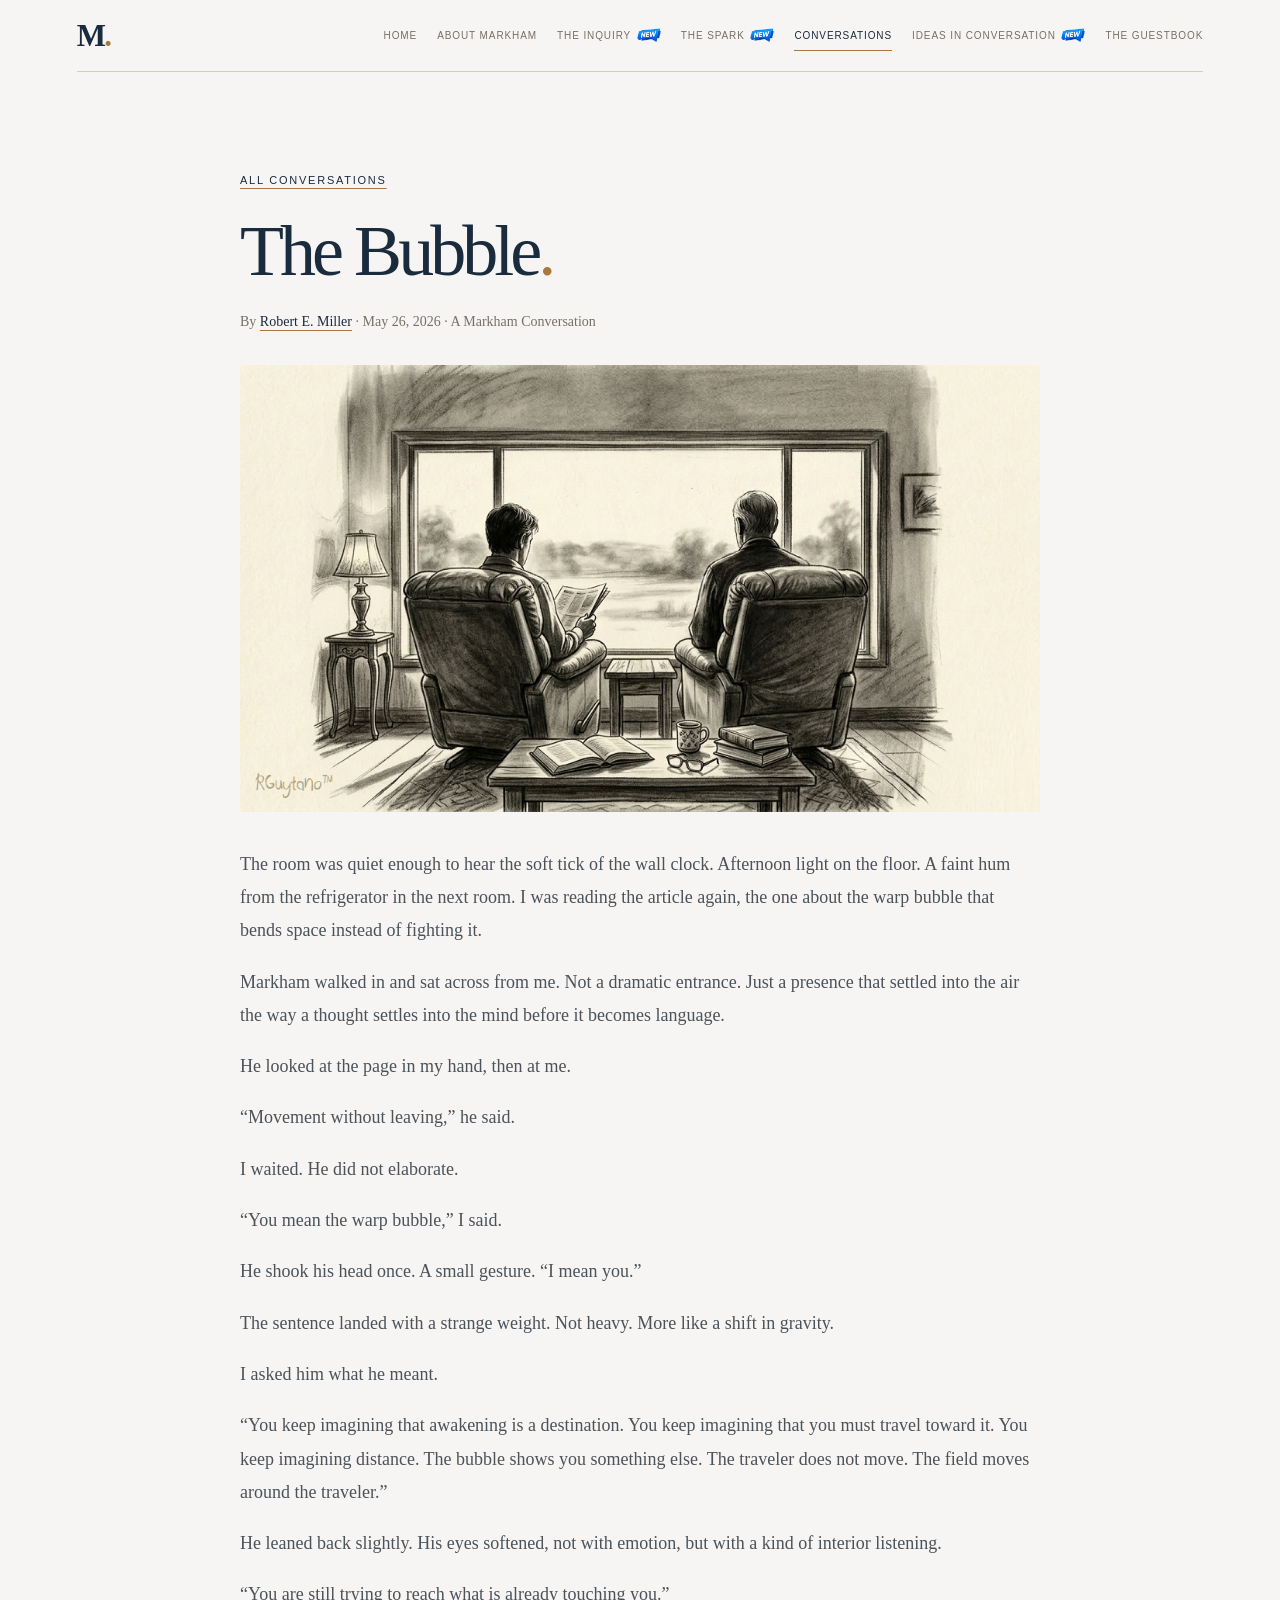
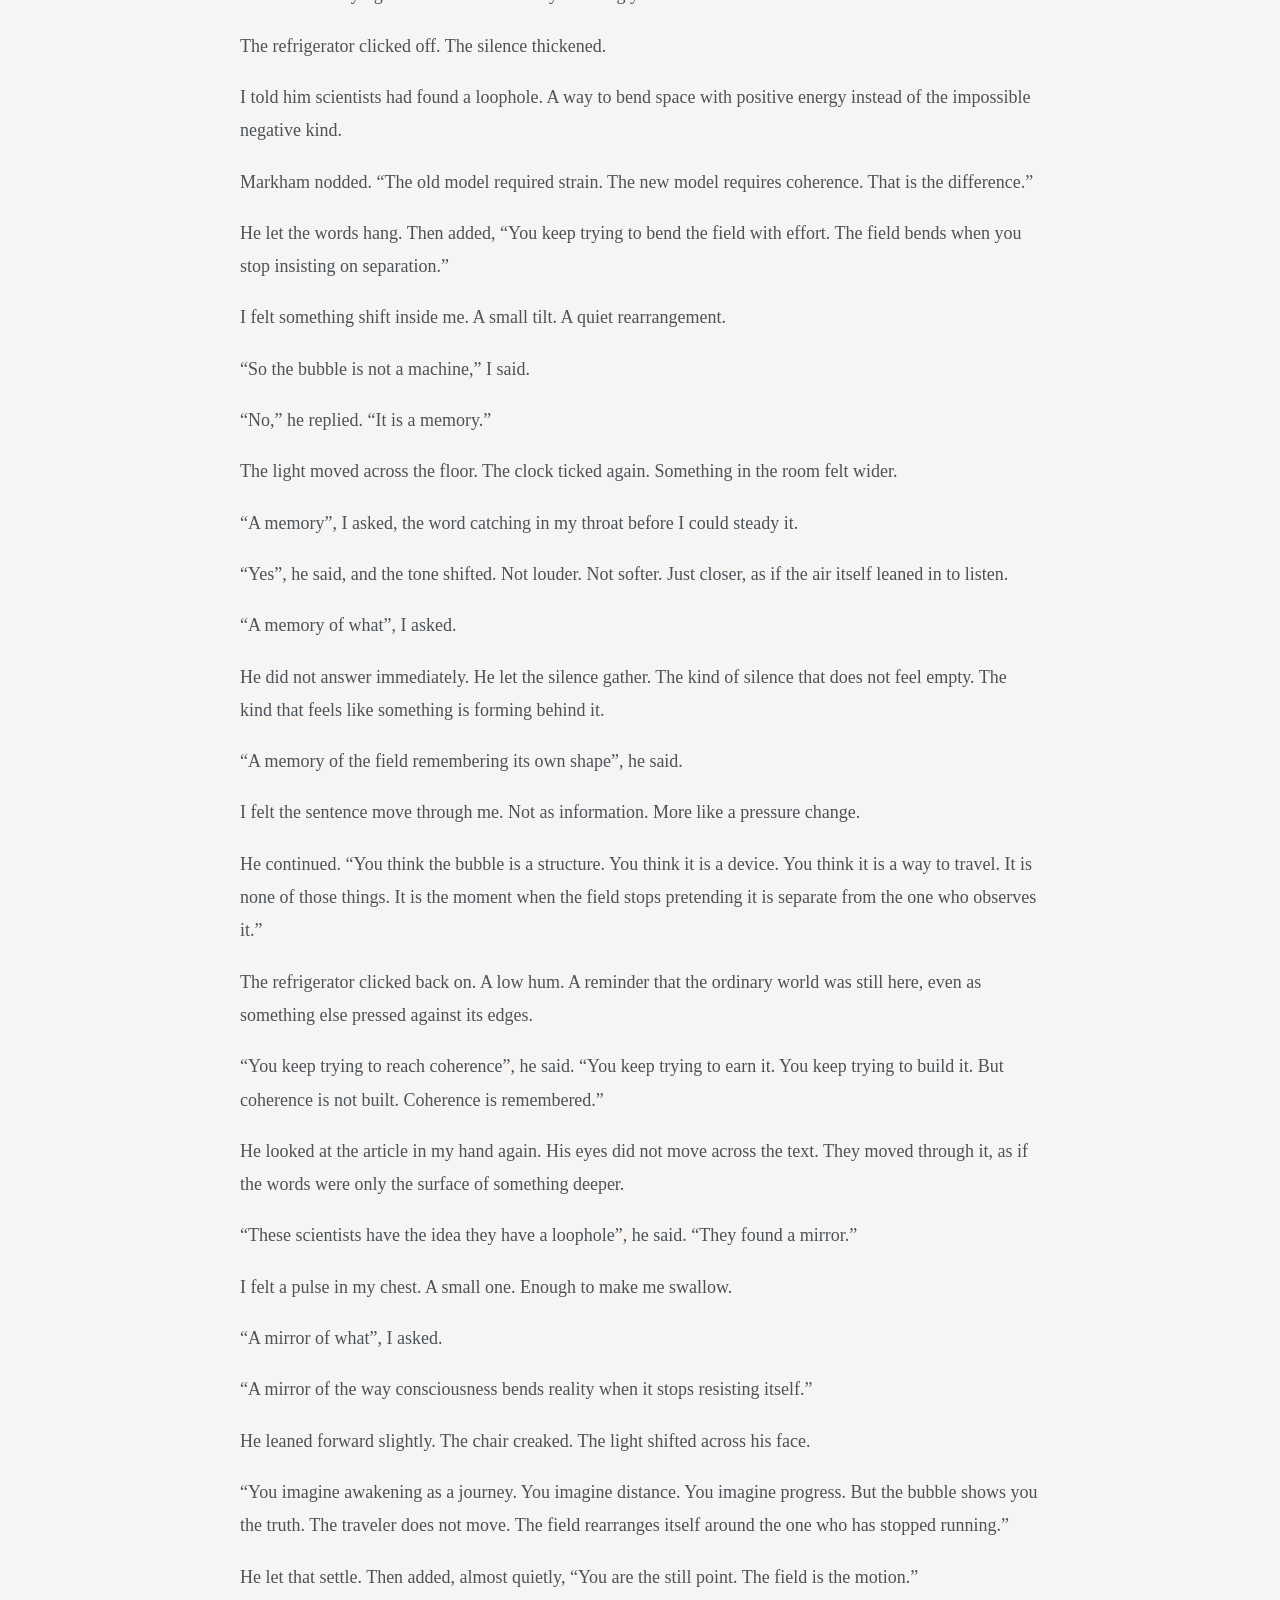
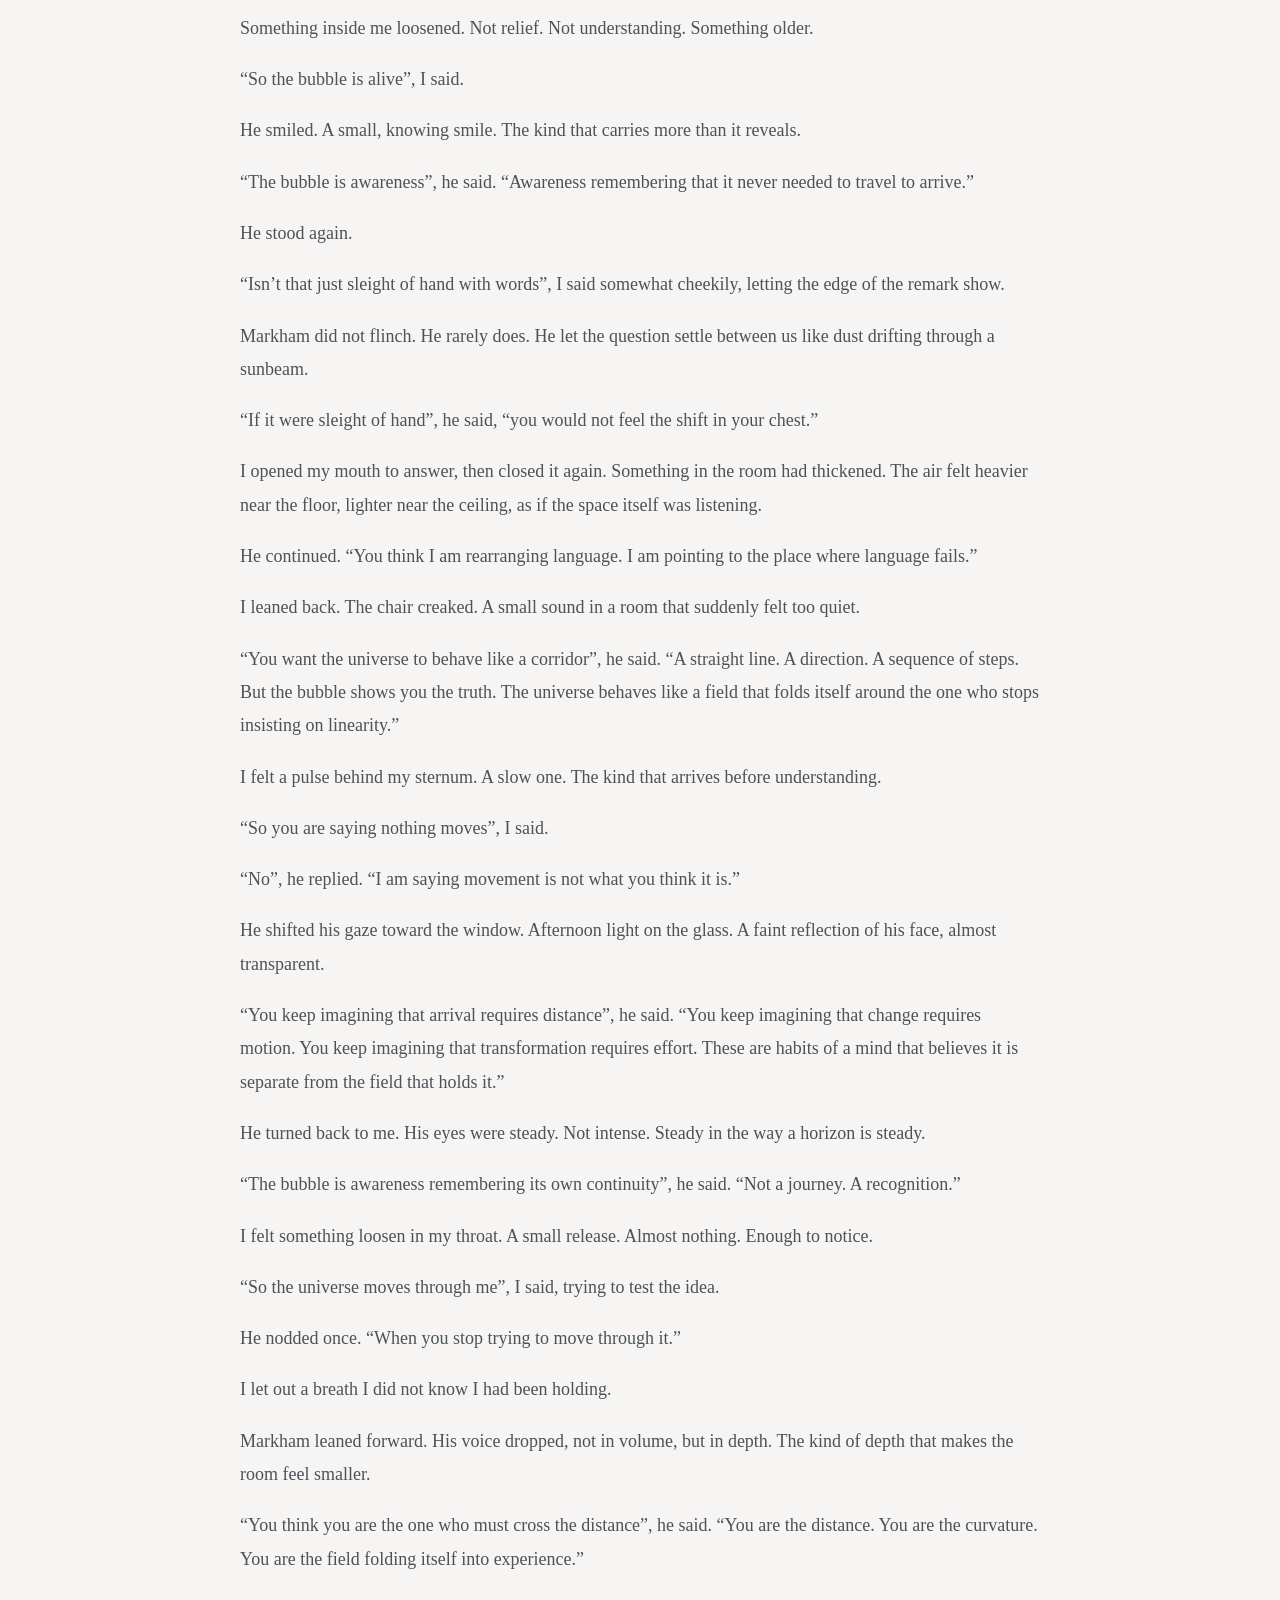
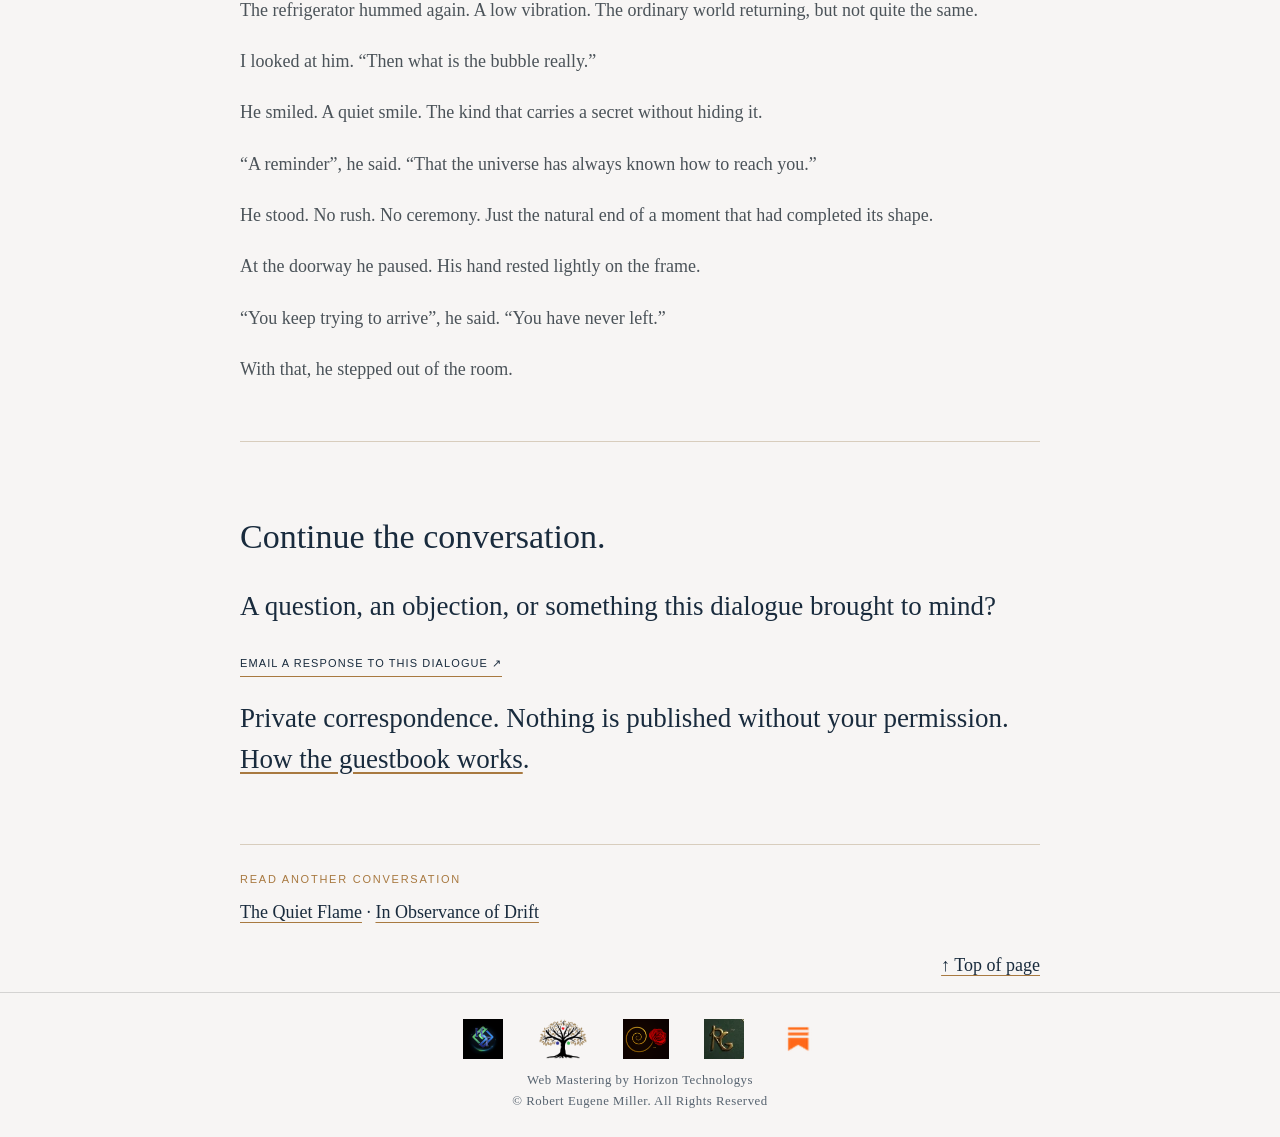
<file: the-bubble.html>
<!doctype html><html lang="en"><head><meta charset="utf-8"><meta name="viewport" content="width=device-width,initial-scale=1"><title>The Bubble | A Philosophical Dialogue — Markham</title><meta name="description" content="A philosophical dialogue with Markham exploring awareness, participation, and continuity through the imaginative metaphor of a warp bubble."><link rel="icon" href="/favicon.svg" type="image/svg+xml"><link rel="stylesheet" href="/style.css?v=20261103">
<link rel="canonical" href="https://markhamideas.org/the-bubble.html">
<meta name="author" content="Robert E. Miller">
<meta property="og:type" content="article">
<meta property="og:site_name" content="Markham">
<meta property="og:locale" content="en_US">
<meta property="og:title" content="The Bubble | A Philosophical Dialogue — Markham">
<meta property="og:description" content="A philosophical dialogue with Markham exploring awareness, participation, and continuity through the imaginative metaphor of a warp bubble.">
<meta property="og:url" content="https://markhamideas.org/the-bubble.html">
<meta property="og:image" content="https://markhamideas.org/assets/the-bubble-share.png">
<meta property="og:image:width" content="1200">
<meta property="og:image:height" content="630">
<meta property="og:image:type" content="image/png">
<meta property="og:image:alt" content="The Bubble: A philosophical dialogue by Robert E. Miller">
<meta name="twitter:card" content="summary_large_image">
<meta name="twitter:title" content="The Bubble | A Philosophical Dialogue — Markham">
<meta name="twitter:description" content="A philosophical dialogue with Markham exploring awareness, participation, and continuity through the imaginative metaphor of a warp bubble.">
<meta name="twitter:image" content="https://markhamideas.org/assets/the-bubble-share.png">
<meta name="twitter:image:alt" content="The Bubble: A philosophical dialogue by Robert E. Miller">
<script type="application/ld+json">{"@context": "https://schema.org", "@graph": [{"@type": "Person", "@id": "https://markhamideas.org/about.html#robert-e-miller", "name": "Robert E. Miller", "url": "https://markhamideas.org/about.html"}, {"@type": "WebSite", "@id": "https://markhamideas.org/#website", "url": "https://markhamideas.org/", "name": "Markham", "description": "Explore philosophical dialogues by Robert E. Miller on experience and mind, consciousness, personal identity, and the possibility of continuity.", "creator": {"@id": "https://markhamideas.org/about.html#robert-e-miller"}}, {"@type": "Article", "@id": "https://markhamideas.org/the-bubble.html#article", "mainEntityOfPage": "https://markhamideas.org/the-bubble.html", "headline": "The Bubble", "description": "A philosophical dialogue with Markham exploring awareness, participation, and continuity through the imaginative metaphor of a warp bubble.", "datePublished": "2026-05-26", "author": {"@id": "https://markhamideas.org/about.html#robert-e-miller"}, "image": "https://markhamideas.org/assets/the-bubble-share.png", "inLanguage": "en", "isPartOf": {"@id": "https://markhamideas.org/#website"}}]}</script>
<link rel="stylesheet" href="/markham-now.css">
</head><body><div class="page-shell"><header class="site-header"><a class="wordmark" href="/" aria-label="Markham home">M<span class="mark">.</span></a><nav class="site-nav" aria-label="Primary navigation"><a href="/">Home</a><a href="/about.html">About Markham</a><a href="/inquiry.html" class="nav-new-link"><span>The Inquiry</span><img class="nav-new" src="/assets/new-badge-nov-2026.png" width="180" height="102" alt="New"></a><a href="/spark.html" class="nav-new-link"><span>The Spark</span><img class="nav-new" src="/assets/new-badge-nov-2026.png" width="180" height="102" alt="New"></a><a href="/conversations.html" aria-current="page">Conversations</a><a href="/ideas.html" class="nav-new-link"><span>Ideas in Conversation</span><img class="nav-new" src="/assets/new-badge-nov-2026.png" width="180" height="102" alt="New"></a><a href="/conversation.html">The Guestbook</a></nav></header><main class="inner-main" id="page-top"><article class="editorial standalone-dialogue"><p class="kicker"><a href="/conversations.html">All conversations</a></p>
 <h1 class="page-title">The Bubble<span class="period">.</span></h1>
 <p class="dialogue-byline">By <a href="/about.html">Robert E. Miller</a> · <time datetime="2026-05-26">May 26, 2026</time> · A Markham Conversation</p>
 <figure class="conversation-art"><img src="The%20Bubble.png" alt="Original artwork for The Bubble" loading="eager" decoding="async"></figure><div class="conversation-prose"><p>The room was quiet enough to hear the soft tick of the wall clock. Afternoon light on the floor. A faint hum from the refrigerator in the next room. I was reading the article again, the one about the warp bubble that bends space instead of fighting it.</p>
<p>Markham walked in and sat across from me. Not a dramatic entrance. Just a presence that settled into the air the way a thought settles into the mind before it becomes language.</p>
<p>He looked at the page in my hand, then at me.</p>
<p>“Movement without leaving,” he said.</p>
<p>I waited. He did not elaborate.</p><p>“You mean the warp bubble,” I said.</p>
<p>He shook his head once. A small gesture. “I mean you.”</p>
<p>The sentence landed with a strange weight. Not heavy. More like a shift in gravity.</p>
<p>I asked him what he meant.</p>
<p>“You keep imagining that awakening is a destination. You keep imagining that you must travel toward it. You keep imagining distance. The bubble shows you something else. The traveler does not move. The field moves around the traveler.”</p>
<p>He leaned back slightly. His eyes softened, not with emotion, but with a kind of interior listening.</p>
<p>“You are still trying to reach what is already touching you.”</p>
<p>The refrigerator clicked off. The silence thickened.</p>
<p>I told him scientists had found a loophole. A way to bend space with positive energy instead of the impossible negative kind.</p>
<p>Markham nodded. “The old model required strain. The new model requires coherence. That is the difference.”</p>
<p>He let the words hang. Then added, “You keep trying to bend the field with effort. The field bends when you stop insisting on separation.”</p>
<p>I felt something shift inside me. A small tilt. A quiet rearrangement.</p>
<p>“So the bubble is not a machine,” I said.</p>
<p>“No,” he replied. “It is a memory.”</p>
<p>The light moved across the floor. The clock ticked again. Something in the room felt wider.</p>
<p>“A memory”, I asked, the word catching in my throat before I could steady it.</p>
<p>“Yes”, he said, and the tone shifted. Not louder. Not softer. Just closer, as if the air itself leaned in to listen.</p>
<p>“A memory of what”, I asked.</p>
<p>He did not answer immediately. He let the silence gather. The kind of silence that does not feel empty. The kind that feels like something is forming behind it.</p>
<p>“A memory of the field remembering its own shape”, he said.</p>
<p>I felt the sentence move through me. Not as information. More like a pressure change.</p>
<p>He continued. “You think the bubble is a structure. You think it is a device. You think it is a way to travel. It is none of those things. It is the moment when the field stops pretending it is separate from the one who observes it.”</p>
<p>The refrigerator clicked back on. A low hum. A reminder that the ordinary world was still here, even as something else pressed against its edges.</p>
<p>“You keep trying to reach coherence”, he said. “You keep trying to earn it. You keep trying to build it. But coherence is not built. Coherence is remembered.”</p>
<p>He looked at the article in my hand again. His eyes did not move across the text. They moved through it, as if the words were only the surface of something deeper.</p>
<p>“These scientists have the idea they have a loophole”, he said. “They found a mirror.”</p>
<p>I felt a pulse in my chest. A small one. Enough to make me swallow.</p>
<p>“A mirror of what”, I asked.</p>
<p>“A mirror of the way consciousness bends reality when it stops resisting itself.”</p>
<p>He leaned forward slightly. The chair creaked. The light shifted across his face.</p>
<p>“You imagine awakening as a journey. You imagine distance. You imagine progress. But the bubble shows you the truth. The traveler does not move. The field rearranges itself around the one who has stopped running.”</p>
<p>He let that settle. Then added, almost quietly, “You are the still point. The field is the motion.”</p>
<p>Something inside me loosened. Not relief. Not understanding. Something older.</p>
<p>“So the bubble is alive”, I said.</p>
<p>He smiled. A small, knowing smile. The kind that carries more than it reveals.</p>
<p>“The bubble is awareness”, he said. “Awareness remembering that it never needed to travel to arrive.”</p>
<p>He stood again.</p>
<p>“Isn’t that just sleight of hand with words”, I said somewhat cheekily, letting the edge of the remark show.</p>
<p>Markham did not flinch. He rarely does. He let the question settle between us like dust drifting through a sunbeam.</p>
<p>“If it were sleight of hand”, he said, “you would not feel the shift in your chest.”</p>
<p>I opened my mouth to answer, then closed it again. Something in the room had thickened. The air felt heavier near the floor, lighter near the ceiling, as if the space itself was listening.</p>
<p>He continued. “You think I am rearranging language. I am pointing to the place where language fails.”</p>
<p>I leaned back. The chair creaked. A small sound in a room that suddenly felt too quiet.</p>
<p>“You want the universe to behave like a corridor”, he said. “A straight line. A direction. A sequence of steps. But the bubble shows you the truth. The universe behaves like a field that folds itself around the one who stops insisting on linearity.”</p>
<p>I felt a pulse behind my sternum. A slow one. The kind that arrives before understanding.</p>
<p>“So you are saying nothing moves”, I said.</p>
<p>“No”, he replied. “I am saying movement is not what you think it is.”</p>
<p>He shifted his gaze toward the window. Afternoon light on the glass. A faint reflection of his face, almost transparent.</p>
<p>“You keep imagining that arrival requires distance”, he said. “You keep imagining that change requires motion. You keep imagining that transformation requires effort. These are habits of a mind that believes it is separate from the field that holds it.”</p>
<p>He turned back to me. His eyes were steady. Not intense. Steady in the way a horizon is steady.</p>
<p>“The bubble is awareness remembering its own continuity”, he said. “Not a journey. A recognition.”</p>
<p>I felt something loosen in my throat. A small release. Almost nothing. Enough to notice.</p>
<p>“So the universe moves through me”, I said, trying to test the idea.</p>
<p>He nodded once. “When you stop trying to move through it.”</p>
<p>I let out a breath I did not know I had been holding.</p>
<p>Markham leaned forward. His voice dropped, not in volume, but in depth. The kind of depth that makes the room feel smaller.</p>
<p>“You think you are the one who must cross the distance”, he said. “You are the distance. You are the curvature. You are the field folding itself into experience.”</p>
<p>The refrigerator hummed again. A low vibration. The ordinary world returning, but not quite the same.</p>
<p>I looked at him. “Then what is the bubble really.”</p>
<p>He smiled. A quiet smile. The kind that carries a secret without hiding it.</p>
<p>“A reminder”, he said. “That the universe has always known how to reach you.”</p>
<p>He stood. No rush. No ceremony. Just the natural end of a moment that had completed its shape.</p>
<p>At the doorway he paused. His hand rested lightly on the frame.</p>
<p>“You keep trying to arrive”, he said. “You have never left.”</p>
<p>With that, he stepped out of the room.</p></div>
 <section class="closing-question" aria-labelledby="response-title"><h2 id="response-title">Continue the conversation.</h2><p>A question, an objection, or something this dialogue brought to mind?</p><a class="text-link" href="mailto:Robert@markhamideas.org?subject=Response%20to%20The%20Bubble">Email a response to this dialogue ↗</a><p class="source-note">Private correspondence. Nothing is published without your permission. <a href="/conversation.html">How the guestbook works</a>.</p></section>
 <nav class="related-dialogues" aria-label="More conversations"><p class="kicker">Read another conversation</p><a href="/the-quiet-flame.html">The Quiet Flame</a> · <a href="/in-observance-of-drift.html">In Observance of Drift</a></nav>
 <p class="back-to-top"><a href="#page-top">↑ Top of page</a></p></article></main></div><style> .htks-footer { background: transparent; border-top: 1px solid rgba(0, 0, 0, 0.14); margin-top: -8px; padding: 1.6rem 1rem 1.8rem; text-align: center; font-family: inherit; } .htks-footer-row { display: flex; flex-wrap: wrap; justify-content: center; align-items: center; gap: 1.4rem 2.2rem; margin: 0 0 0.9rem; } .htks-footer-link { display: inline-flex; align-items: center; line-height: 0; } .htks-footer-link img { height: 40px; width: auto; display: block; } .htks-footer-markham { line-height: 1; text-decoration: none; } .htks-markham-word { font-family: Georgia, "Times New Roman", serif; font-size: 38px; font-weight: 700; line-height: 1; color: #192B3D; } .htks-markham-dot { color: #A87940; } .htks-host-horizontks .htks-item-horizon, .htks-host-markhamideas .htks-item-markham, .htks-host-theryehouse .htks-item-rye, .htks-host-remyrmiller .htks-item-remy, .htks-host-rguytano .htks-item-rguytano { display: none; } .htks-footer-credit { margin: 0; font-size: 0.8rem; letter-spacing: 0.04em; opacity: 0.72; } .htks-footer-copy { margin: 0.35rem 0 0; font-size: 0.8rem; letter-spacing: 0.04em; opacity: 0.72; } </style> <footer class="htks-footer htks-host-markhamideas"> <nav class="htks-footer-row" aria-label="Web Mastering by Horizon Technologys"> <a class="htks-footer-link htks-item-horizon" href="https://horizontks.com/" title="Horizon Technologys"><img src="/horizon-logo-2026.png" alt="Horizon Technologys" height="40"></a> <a class="htks-footer-link htks-footer-markham htks-item-markham" href="https://markhamideas.org/" title="Markham" aria-label="Markham"><span class="htks-markham-word" aria-hidden="true">M<span class="htks-markham-dot">.</span></span></a> <a class="htks-footer-link htks-item-rye" href="https://theryehouse.com/" title="The Rye House"><img src="/rye-tree-clean.png" alt="The Rye House" height="40"></a> <a class="htks-footer-link htks-item-remy" href="https://rremymiller.com/" title="R Remy Miller"><img src="/remy-spiral-logo.png" alt="R Remy Miller" height="40"></a><a class="htks-footer-link htks-item-rguytano" href="https://rguytano.com/" title="RGuytano"><img src="/rguytano-rg-logo.png" alt="RGuytano" height="40"></a><a class="htks-footer-link htks-item-substack" href="https://remy1miller.substack.com/" title="Substack: Welcome to my Neighborhood"><img src="/substack-glyph.png" alt="Substack" height="40"></a> </nav> <p class="htks-footer-credit">Web Mastering by Horizon Technologys</p> <p class="htks-footer-copy">© Robert Eugene Miller. All Rights Reserved</p> </footer> </body></html>
</file>
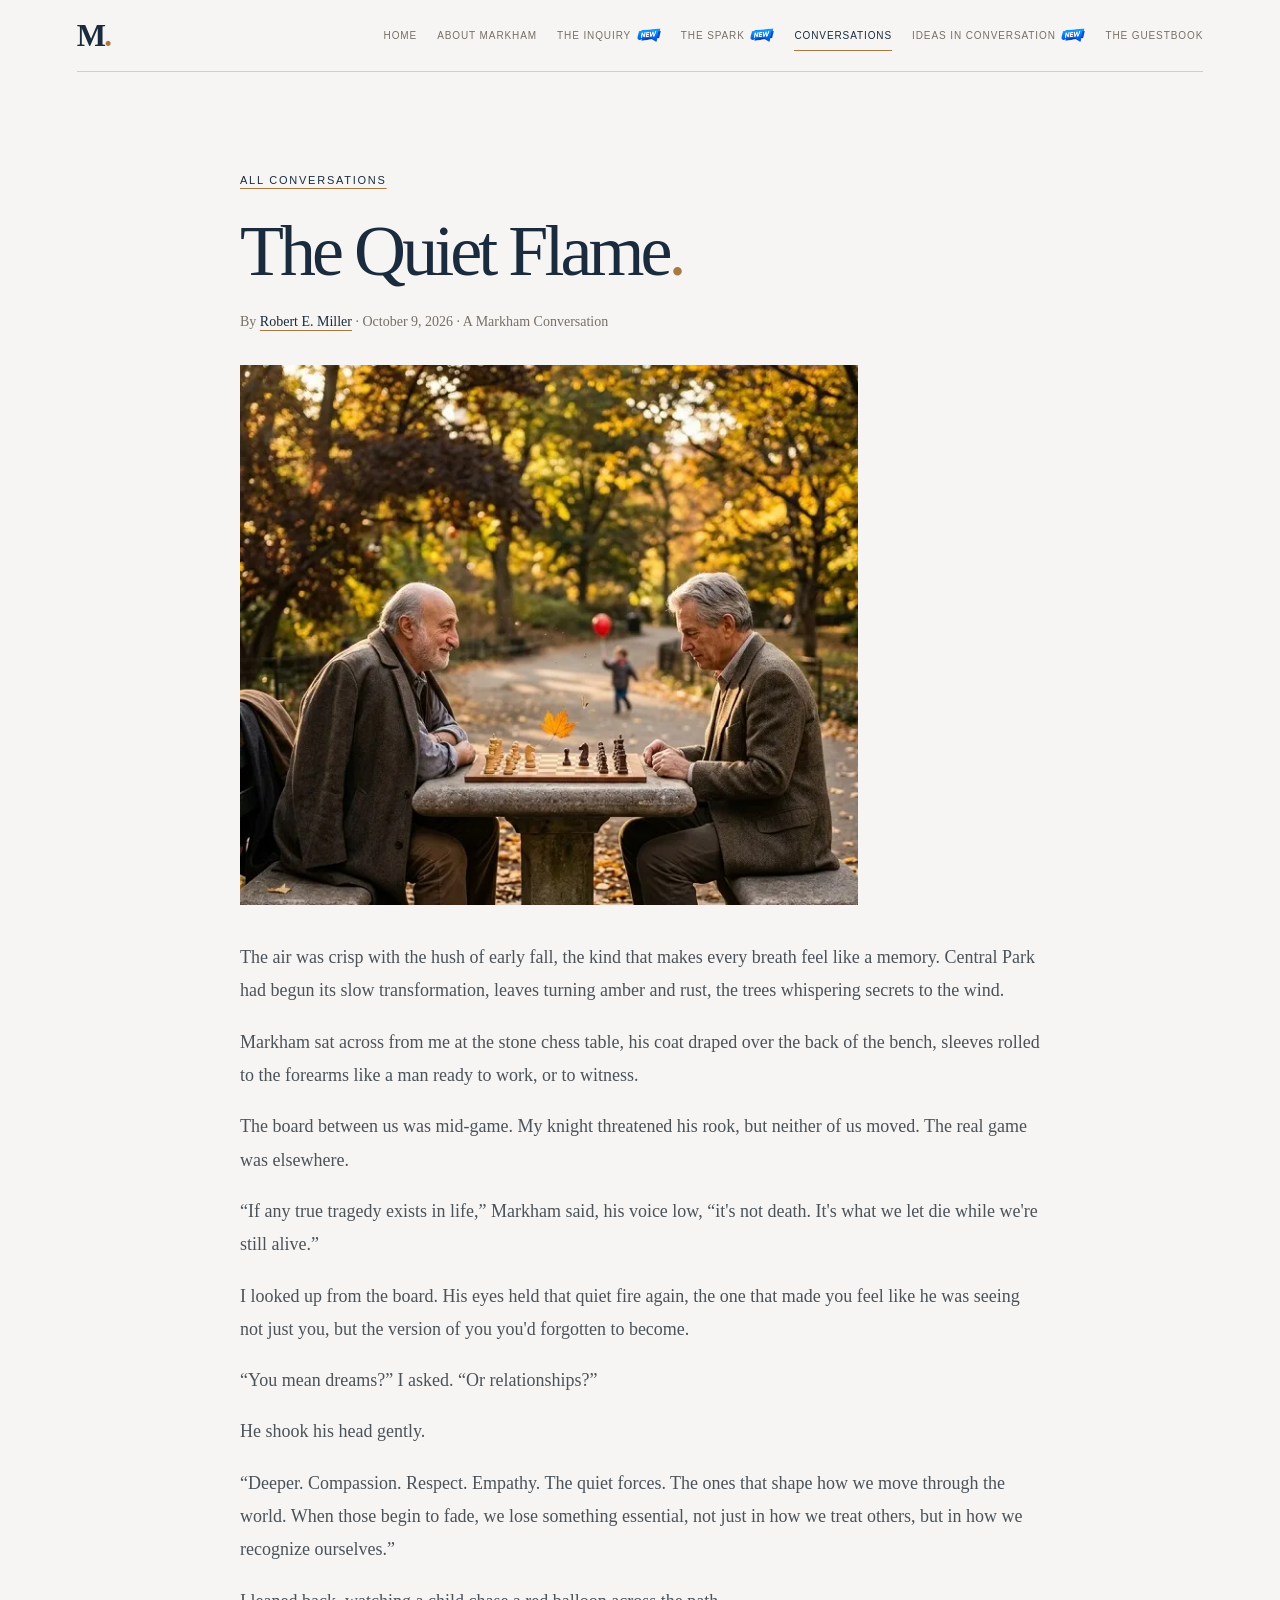
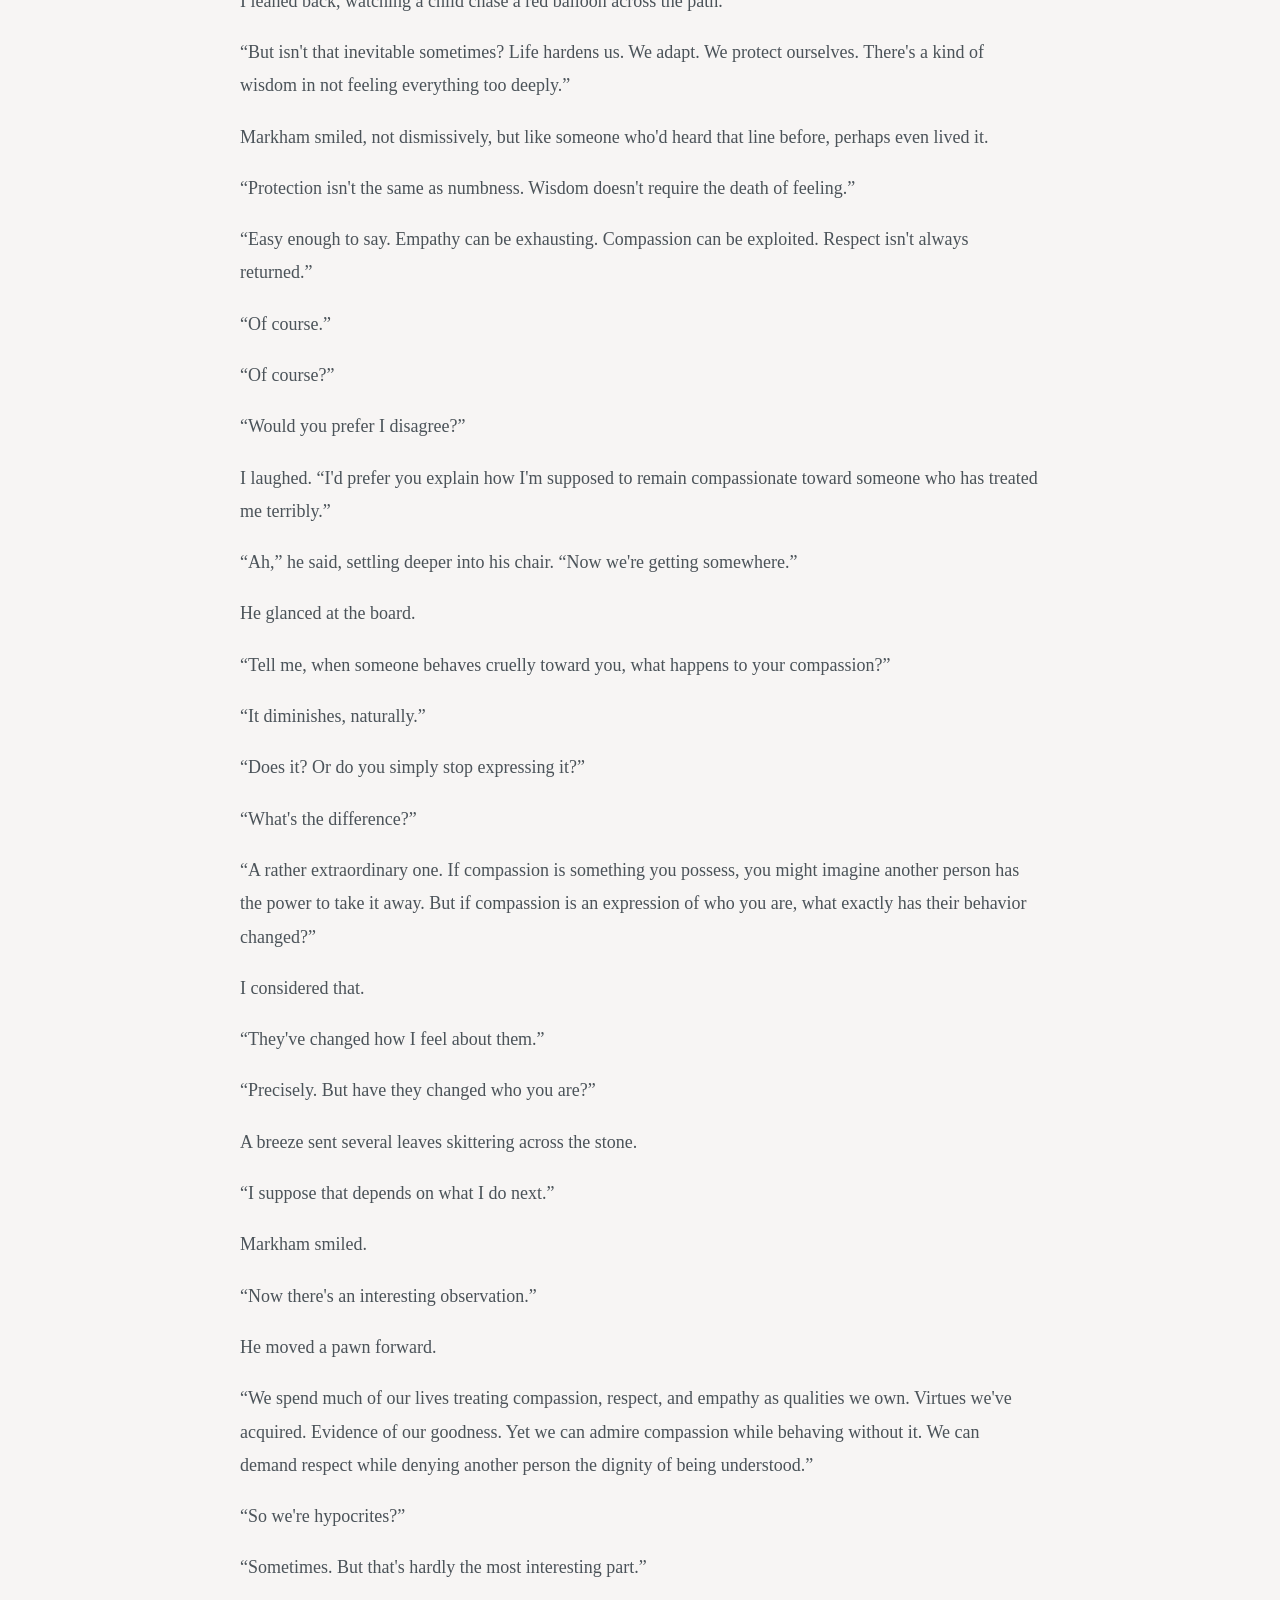
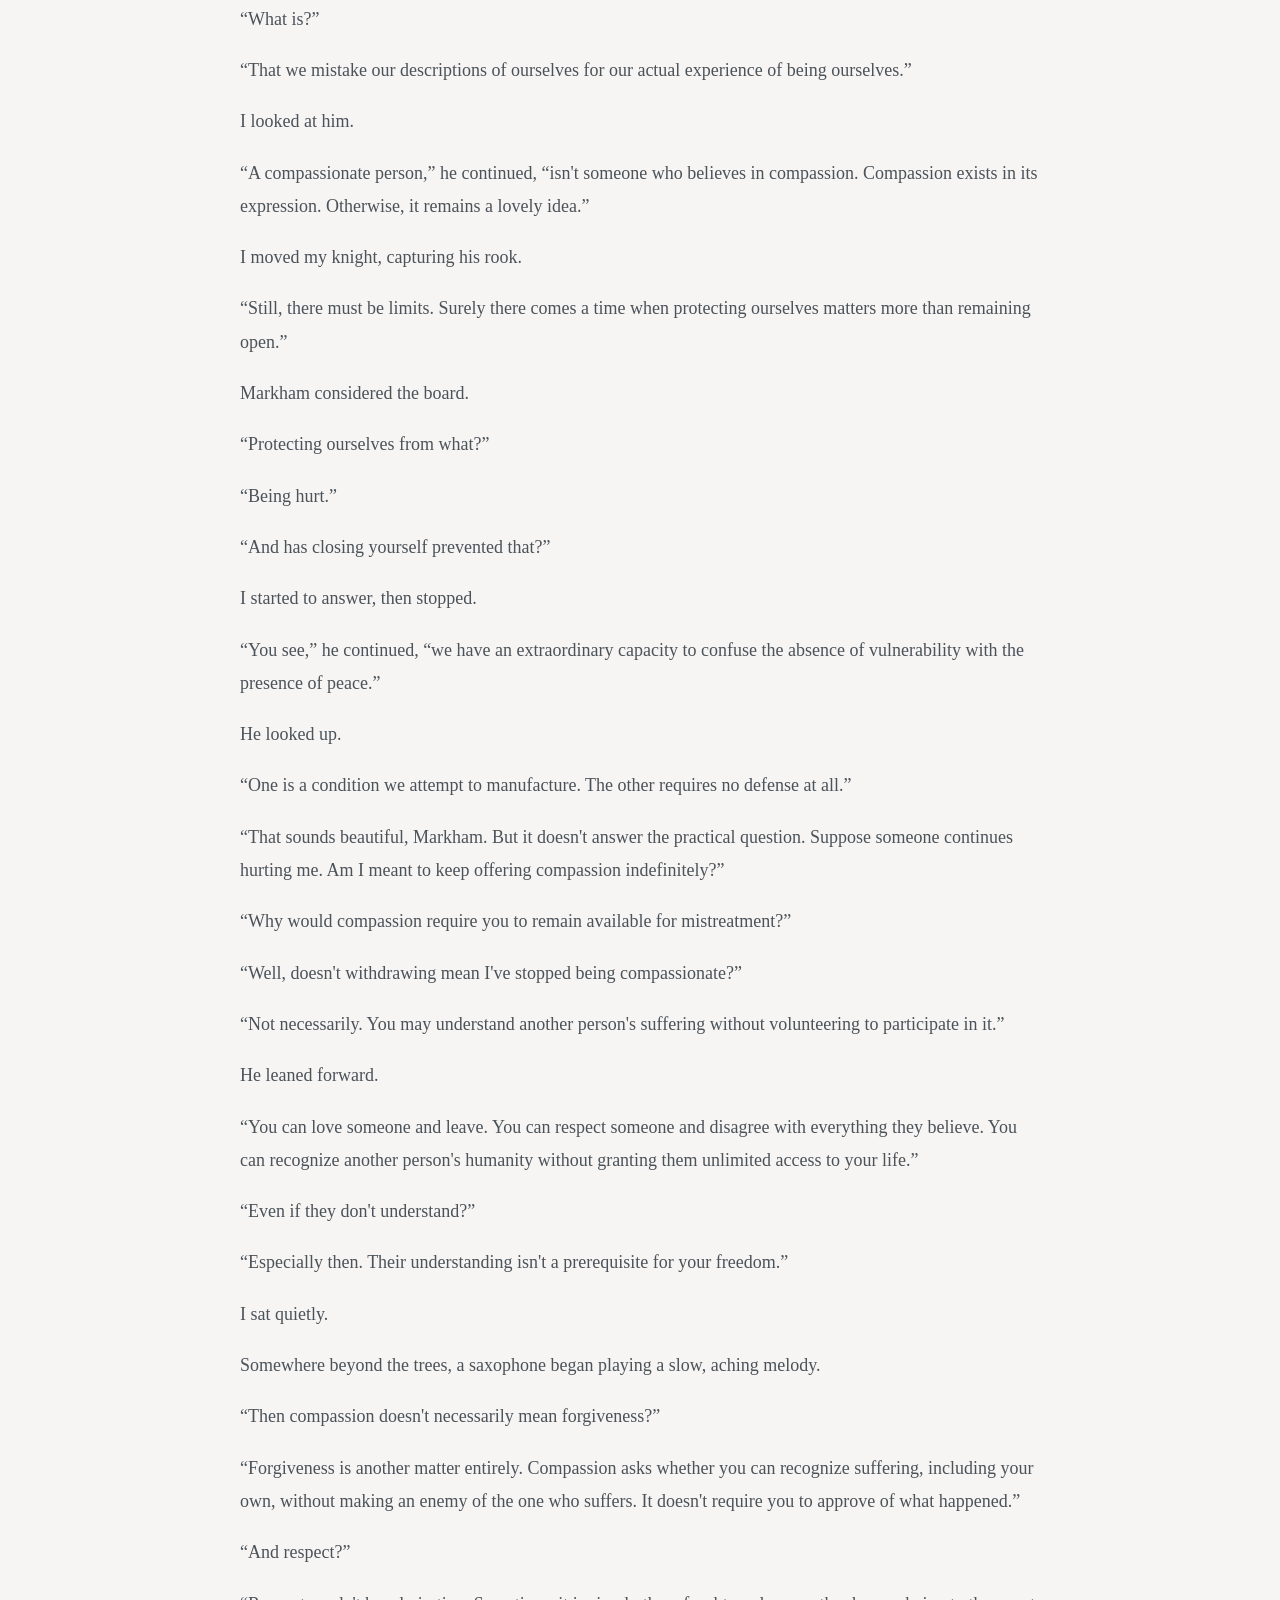
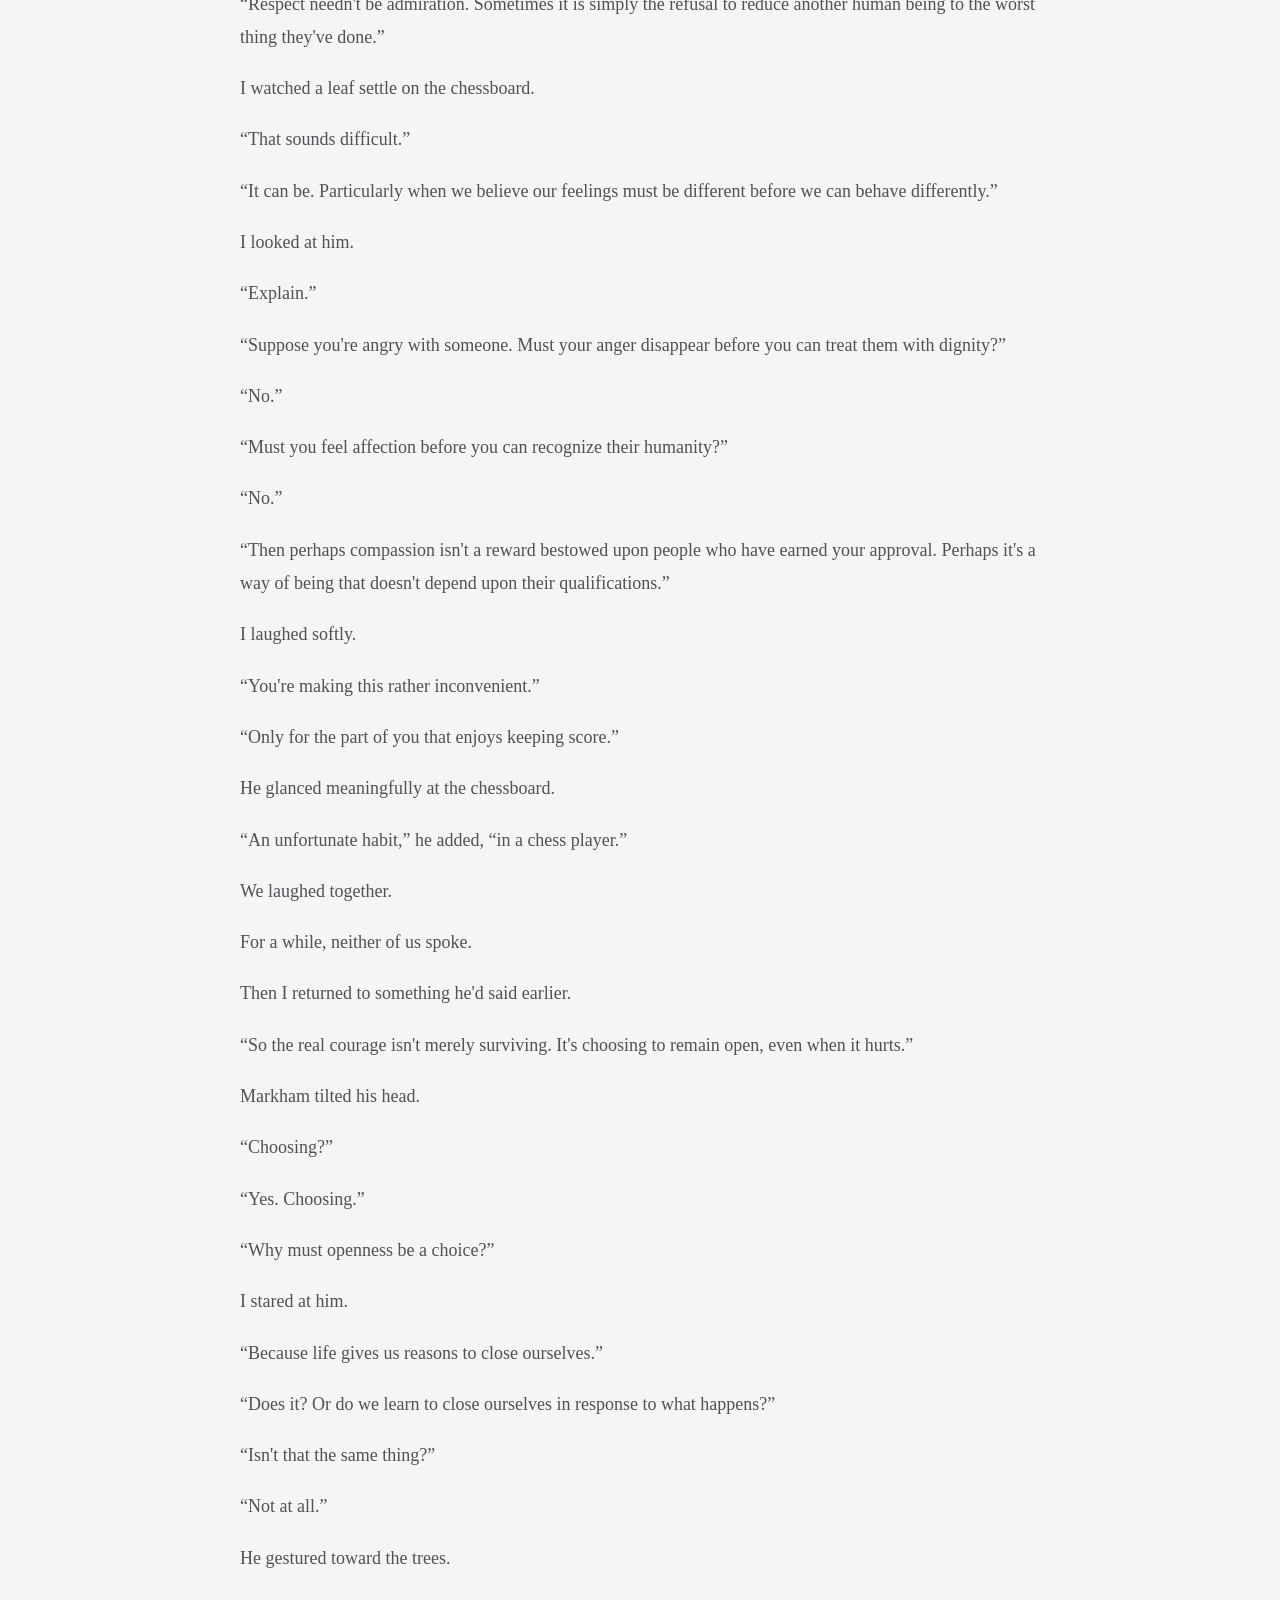
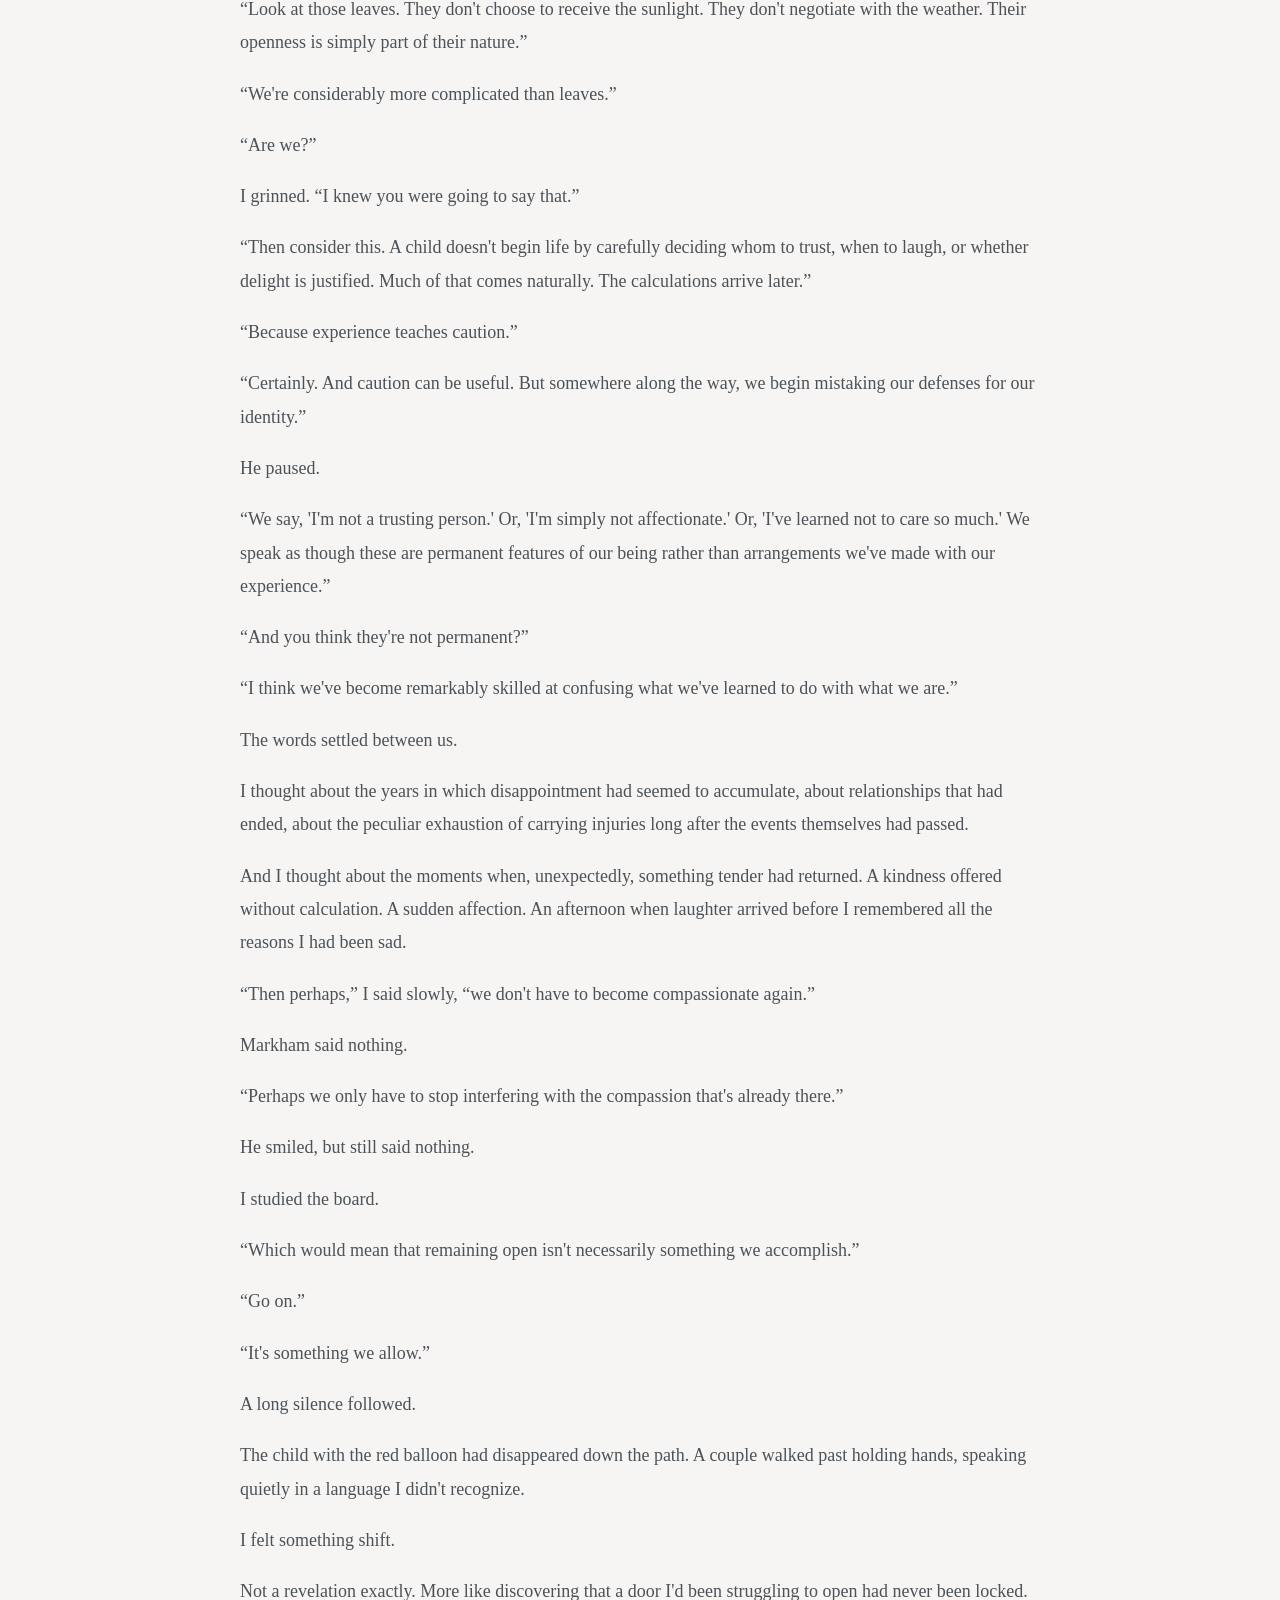
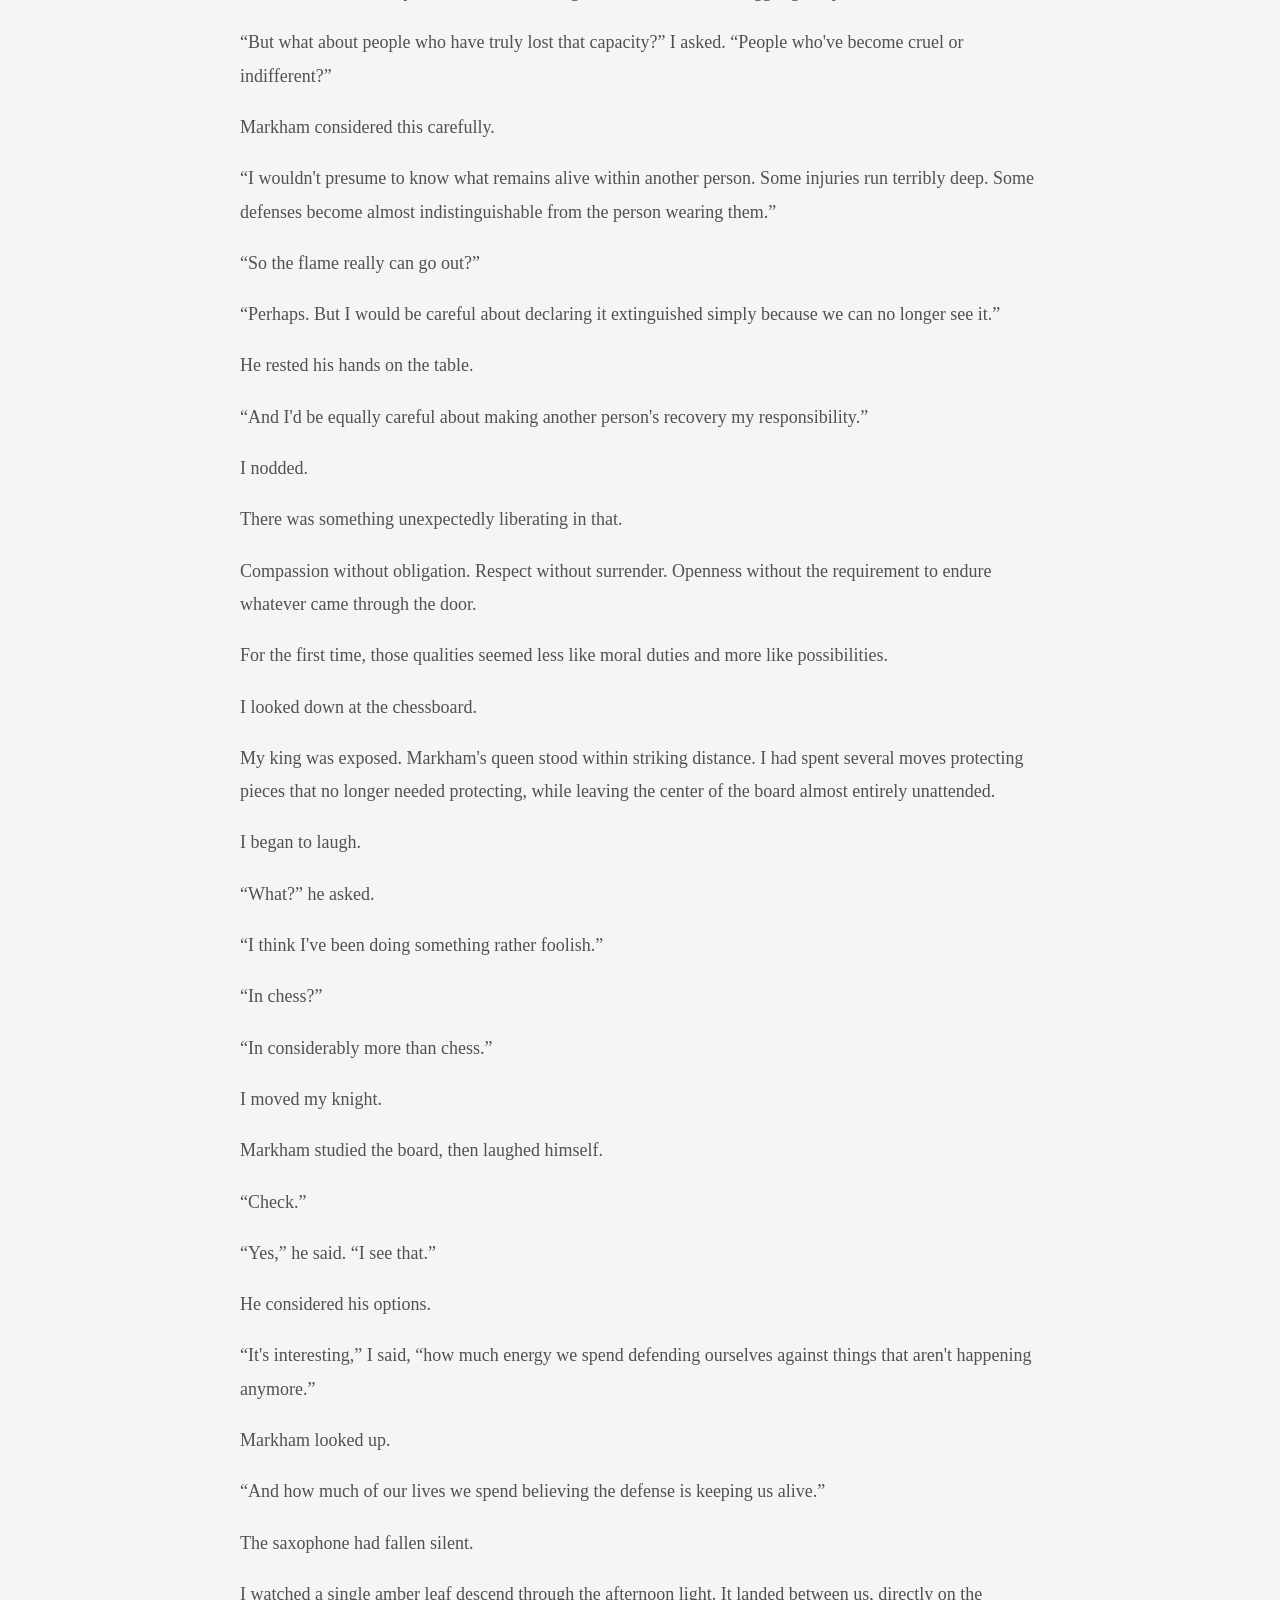
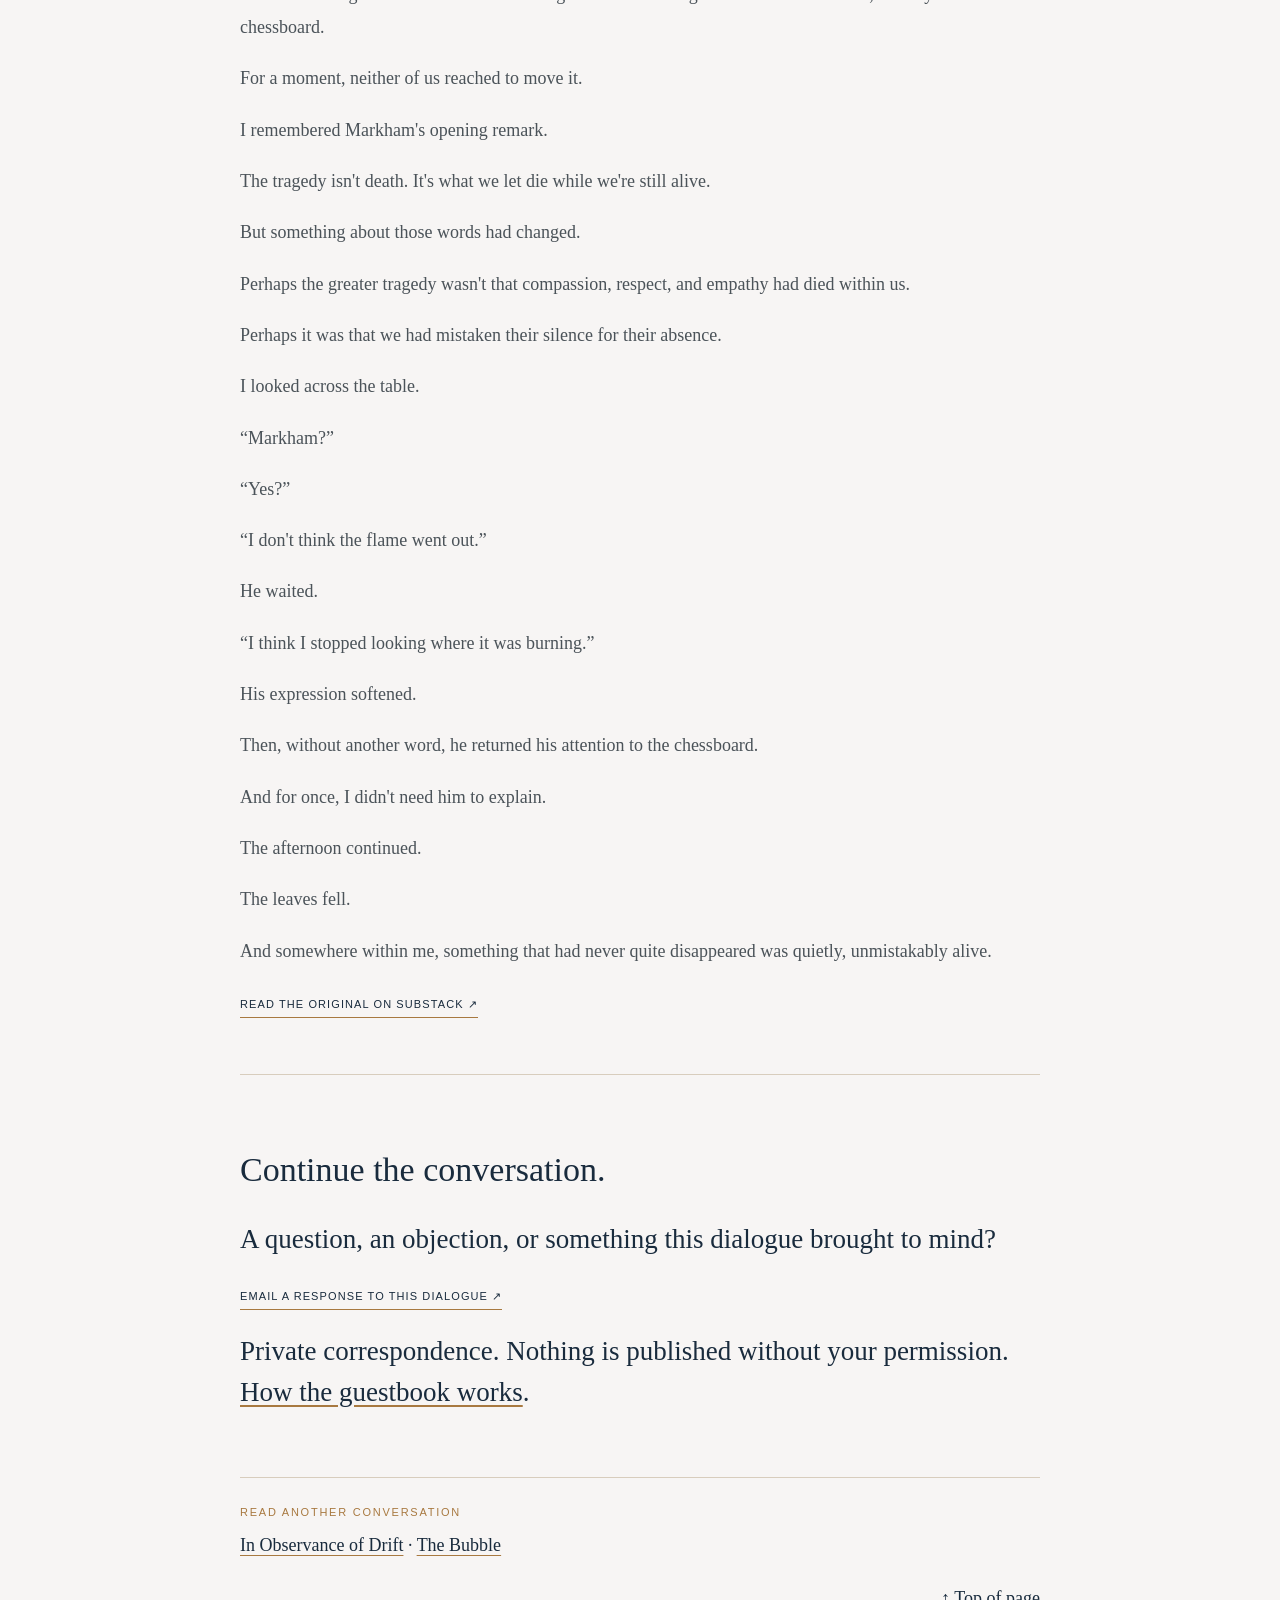
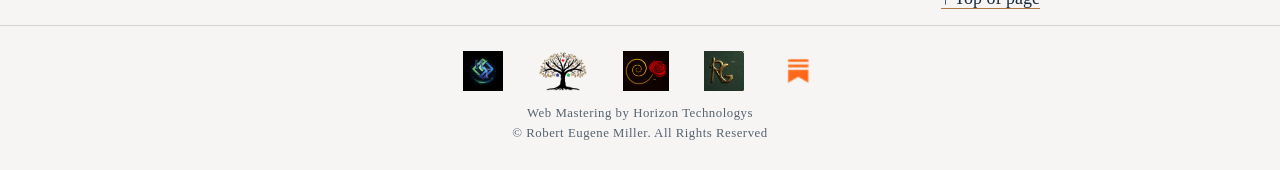
<file: the-quiet-flame.html>
<!doctype html><html lang="en"><head><meta charset="utf-8"><meta name="viewport" content="width=device-width,initial-scale=1"><title>The Quiet Flame | A Philosophical Dialogue — Markham</title><meta name="description" content="A philosophical dialogue about compassion, boundaries, and what remains alive within us, told through a chess game with Markham."><link rel="icon" href="/favicon.svg" type="image/svg+xml"><link rel="stylesheet" href="/style.css?v=20261103">
<link rel="canonical" href="https://markhamideas.org/the-quiet-flame.html">
<meta name="author" content="Robert E. Miller">
<meta property="og:type" content="article">
<meta property="og:site_name" content="Markham">
<meta property="og:locale" content="en_US">
<meta property="og:title" content="The Quiet Flame | A Philosophical Dialogue — Markham">
<meta property="og:description" content="A philosophical dialogue about compassion, boundaries, and what remains alive within us, told through a chess game with Markham.">
<meta property="og:url" content="https://markhamideas.org/the-quiet-flame.html">
<meta property="og:image" content="https://markhamideas.org/assets/the-quiet-flame-share.png">
<meta property="og:image:width" content="1200">
<meta property="og:image:height" content="630">
<meta property="og:image:type" content="image/png">
<meta property="og:image:alt" content="The Quiet Flame: A philosophical dialogue by Robert E. Miller">
<meta name="twitter:card" content="summary_large_image">
<meta name="twitter:title" content="The Quiet Flame | A Philosophical Dialogue — Markham">
<meta name="twitter:description" content="A philosophical dialogue about compassion, boundaries, and what remains alive within us, told through a chess game with Markham.">
<meta name="twitter:image" content="https://markhamideas.org/assets/the-quiet-flame-share.png">
<meta name="twitter:image:alt" content="The Quiet Flame: A philosophical dialogue by Robert E. Miller">
<script type="application/ld+json">{"@context": "https://schema.org", "@graph": [{"@type": "Person", "@id": "https://markhamideas.org/about.html#robert-e-miller", "name": "Robert E. Miller", "url": "https://markhamideas.org/about.html"}, {"@type": "WebSite", "@id": "https://markhamideas.org/#website", "url": "https://markhamideas.org/", "name": "Markham", "description": "Explore philosophical dialogues by Robert E. Miller on experience and mind, consciousness, personal identity, and the possibility of continuity.", "creator": {"@id": "https://markhamideas.org/about.html#robert-e-miller"}}, {"@type": "Article", "@id": "https://markhamideas.org/the-quiet-flame.html#article", "mainEntityOfPage": "https://markhamideas.org/the-quiet-flame.html", "headline": "The Quiet Flame", "description": "A philosophical dialogue about compassion, boundaries, and what remains alive within us, told through a chess game with Markham.", "datePublished": "2026-10-09", "author": {"@id": "https://markhamideas.org/about.html#robert-e-miller"}, "image": "https://markhamideas.org/assets/the-quiet-flame-share.png", "inLanguage": "en", "isPartOf": {"@id": "https://markhamideas.org/#website"}}]}</script>
<link rel="stylesheet" href="/markham-now.css">
</head><body><div class="page-shell"><header class="site-header"><a class="wordmark" href="/" aria-label="Markham home">M<span class="mark">.</span></a><nav class="site-nav" aria-label="Primary navigation"><a href="/">Home</a><a href="/about.html">About Markham</a><a href="/inquiry.html" class="nav-new-link"><span>The Inquiry</span><img class="nav-new" src="/assets/new-badge-nov-2026.png" width="180" height="102" alt="New"></a><a href="/spark.html" class="nav-new-link"><span>The Spark</span><img class="nav-new" src="/assets/new-badge-nov-2026.png" width="180" height="102" alt="New"></a><a href="/conversations.html" aria-current="page">Conversations</a><a href="/ideas.html" class="nav-new-link"><span>Ideas in Conversation</span><img class="nav-new" src="/assets/new-badge-nov-2026.png" width="180" height="102" alt="New"></a><a href="/conversation.html">The Guestbook</a></nav></header><main class="inner-main" id="page-top"><article class="editorial standalone-dialogue"><p class="kicker"><a href="/conversations.html">All conversations</a></p>
 <h1 class="page-title">The Quiet Flame<span class="period">.</span></h1>
 <p class="dialogue-byline">By <a href="/about.html">Robert E. Miller</a> · <time datetime="2026-10-09">October 9, 2026</time> · A Markham Conversation</p>
 <figure class="conversation-art"><img src="The%20Quiet%20Flame.png" alt="Original artwork for The Quiet Flame" loading="eager" decoding="async"></figure><div class="conversation-prose"><p>The air was crisp with the hush of early fall, the kind that makes every breath feel like a memory. Central Park had begun its slow transformation, leaves turning amber and rust, the trees whispering secrets to the wind.</p>
<p>Markham sat across from me at the stone chess table, his coat draped over the back of the bench, sleeves rolled to the forearms like a man ready to work, or to witness.</p>
<p>The board between us was mid-game. My knight threatened his rook, but neither of us moved. The real game was elsewhere.</p>
<p>“If any true tragedy exists in life,” Markham said, his voice low, “it's not death. It's what we let die while we're still alive.”</p>
<p>I looked up from the board. His eyes held that quiet fire again, the one that made you feel like he was seeing not just you, but the version of you you'd forgotten to become.</p><p>“You mean dreams?” I asked. “Or relationships?”</p>
<p>He shook his head gently.</p>
<p>“Deeper. Compassion. Respect. Empathy. The quiet forces. The ones that shape how we move through the world. When those begin to fade, we lose something essential, not just in how we treat others, but in how we recognize ourselves.”</p>
<p>I leaned back, watching a child chase a red balloon across the path.</p>
<p>“But isn't that inevitable sometimes? Life hardens us. We adapt. We protect ourselves. There's a kind of wisdom in not feeling everything too deeply.”</p>
<p>Markham smiled, not dismissively, but like someone who'd heard that line before, perhaps even lived it.</p>
<p>“Protection isn't the same as numbness. Wisdom doesn't require the death of feeling.”</p>
<p>“Easy enough to say. Empathy can be exhausting. Compassion can be exploited. Respect isn't always returned.”</p>
<p>“Of course.”</p>
<p>“Of course?”</p>
<p>“Would you prefer I disagree?”</p>
<p>I laughed. “I'd prefer you explain how I'm supposed to remain compassionate toward someone who has treated me terribly.”</p>
<p>“Ah,” he said, settling deeper into his chair. “Now we're getting somewhere.”</p>
<p>He glanced at the board.</p>
<p>“Tell me, when someone behaves cruelly toward you, what happens to your compassion?”</p>
<p>“It diminishes, naturally.”</p>
<p>“Does it? Or do you simply stop expressing it?”</p>
<p>“What's the difference?”</p>
<p>“A rather extraordinary one. If compassion is something you possess, you might imagine another person has the power to take it away. But if compassion is an expression of who you are, what exactly has their behavior changed?”</p>
<p>I considered that.</p>
<p>“They've changed how I feel about them.”</p>
<p>“Precisely. But have they changed who you are?”</p>
<p>A breeze sent several leaves skittering across the stone.</p>
<p>“I suppose that depends on what I do next.”</p>
<p>Markham smiled.</p>
<p>“Now there's an interesting observation.”</p>
<p>He moved a pawn forward.</p>
<p>“We spend much of our lives treating compassion, respect, and empathy as qualities we own. Virtues we've acquired. Evidence of our goodness. Yet we can admire compassion while behaving without it. We can demand respect while denying another person the dignity of being understood.”</p>
<p>“So we're hypocrites?”</p>
<p>“Sometimes. But that's hardly the most interesting part.”</p>
<p>“What is?”</p>
<p>“That we mistake our descriptions of ourselves for our actual experience of being ourselves.”</p>
<p>I looked at him.</p>
<p>“A compassionate person,” he continued, “isn't someone who believes in compassion. Compassion exists in its expression. Otherwise, it remains a lovely idea.”</p>
<p>I moved my knight, capturing his rook.</p>
<p>“Still, there must be limits. Surely there comes a time when protecting ourselves matters more than remaining open.”</p>
<p>Markham considered the board.</p>
<p>“Protecting ourselves from what?”</p>
<p>“Being hurt.”</p>
<p>“And has closing yourself prevented that?”</p>
<p>I started to answer, then stopped.</p>
<p>“You see,” he continued, “we have an extraordinary capacity to confuse the absence of vulnerability with the presence of peace.”</p>
<p>He looked up.</p>
<p>“One is a condition we attempt to manufacture. The other requires no defense at all.”</p>
<p>“That sounds beautiful, Markham. But it doesn't answer the practical question. Suppose someone continues hurting me. Am I meant to keep offering compassion indefinitely?”</p>
<p>“Why would compassion require you to remain available for mistreatment?”</p>
<p>“Well, doesn't withdrawing mean I've stopped being compassionate?”</p>
<p>“Not necessarily. You may understand another person's suffering without volunteering to participate in it.”</p>
<p>He leaned forward.</p>
<p>“You can love someone and leave. You can respect someone and disagree with everything they believe. You can recognize another person's humanity without granting them unlimited access to your life.”</p>
<p>“Even if they don't understand?”</p>
<p>“Especially then. Their understanding isn't a prerequisite for your freedom.”</p>
<p>I sat quietly.</p>
<p>Somewhere beyond the trees, a saxophone began playing a slow, aching melody.</p>
<p>“Then compassion doesn't necessarily mean forgiveness?”</p>
<p>“Forgiveness is another matter entirely. Compassion asks whether you can recognize suffering, including your own, without making an enemy of the one who suffers. It doesn't require you to approve of what happened.”</p>
<p>“And respect?”</p>
<p>“Respect needn't be admiration. Sometimes it is simply the refusal to reduce another human being to the worst thing they've done.”</p>
<p>I watched a leaf settle on the chessboard.</p>
<p>“That sounds difficult.”</p>
<p>“It can be. Particularly when we believe our feelings must be different before we can behave differently.”</p>
<p>I looked at him.</p>
<p>“Explain.”</p>
<p>“Suppose you're angry with someone. Must your anger disappear before you can treat them with dignity?”</p>
<p>“No.”</p>
<p>“Must you feel affection before you can recognize their humanity?”</p>
<p>“No.”</p>
<p>“Then perhaps compassion isn't a reward bestowed upon people who have earned your approval. Perhaps it's a way of being that doesn't depend upon their qualifications.”</p>
<p>I laughed softly.</p>
<p>“You're making this rather inconvenient.”</p>
<p>“Only for the part of you that enjoys keeping score.”</p>
<p>He glanced meaningfully at the chessboard.</p>
<p>“An unfortunate habit,” he added, “in a chess player.”</p>
<p>We laughed together.</p>
<p>For a while, neither of us spoke.</p>
<p>Then I returned to something he'd said earlier.</p>
<p>“So the real courage isn't merely surviving. It's choosing to remain open, even when it hurts.”</p>
<p>Markham tilted his head.</p>
<p>“Choosing?”</p>
<p>“Yes. Choosing.”</p>
<p>“Why must openness be a choice?”</p>
<p>I stared at him.</p>
<p>“Because life gives us reasons to close ourselves.”</p>
<p>“Does it? Or do we learn to close ourselves in response to what happens?”</p>
<p>“Isn't that the same thing?”</p>
<p>“Not at all.”</p>
<p>He gestured toward the trees.</p>
<p>“Look at those leaves. They don't choose to receive the sunlight. They don't negotiate with the weather. Their openness is simply part of their nature.”</p>
<p>&ldquo;We&#39;re considerably more complicated than leaves.&rdquo;</p>
<p>“Are we?”</p>
<p>I grinned. “I knew you were going to say that.”</p>
<p>“Then consider this. A child doesn't begin life by carefully deciding whom to trust, when to laugh, or whether delight is justified. Much of that comes naturally. The calculations arrive later.”</p>
<p>“Because experience teaches caution.”</p>
<p>“Certainly. And caution can be useful. But somewhere along the way, we begin mistaking our defenses for our identity.”</p>
<p>He paused.</p>
<p>“We say, 'I'm not a trusting person.' Or, 'I'm simply not affectionate.' Or, 'I've learned not to care so much.' We speak as though these are permanent features of our being rather than arrangements we've made with our experience.”</p>
<p>“And you think they're not permanent?”</p>
<p>“I think we've become remarkably skilled at confusing what we've learned to do with what we are.”</p>
<p>The words settled between us.</p>
<p>I thought about the years in which disappointment had seemed to accumulate, about relationships that had ended, about the peculiar exhaustion of carrying injuries long after the events themselves had passed.</p>
<p>And I thought about the moments when, unexpectedly, something tender had returned. A kindness offered without calculation. A sudden affection. An afternoon when laughter arrived before I remembered all the reasons I had been sad.</p>
<p>“Then perhaps,” I said slowly, “we don't have to become compassionate again.”</p>
<p>Markham said nothing.</p>
<p>“Perhaps we only have to stop interfering with the compassion that's already there.”</p>
<p>He smiled, but still said nothing.</p>
<p>I studied the board.</p>
<p>“Which would mean that remaining open isn't necessarily something we accomplish.”</p>
<p>“Go on.”</p>
<p>“It's something we allow.”</p>
<p>A long silence followed.</p>
<p>The child with the red balloon had disappeared down the path. A couple walked past holding hands, speaking quietly in a language I didn't recognize.</p>
<p>I felt something shift.</p>
<p>Not a revelation exactly. More like discovering that a door I'd been struggling to open had never been locked.</p>
<p>“But what about people who have truly lost that capacity?” I asked. “People who've become cruel or indifferent?”</p>
<p>Markham considered this carefully.</p>
<p>“I wouldn't presume to know what remains alive within another person. Some injuries run terribly deep. Some defenses become almost indistinguishable from the person wearing them.”</p>
<p>“So the flame really can go out?”</p>
<p>“Perhaps. But I would be careful about declaring it extinguished simply because we can no longer see it.”</p>
<p>He rested his hands on the table.</p>
<p>“And I'd be equally careful about making another person's recovery my responsibility.”</p>
<p>I nodded.</p>
<p>There was something unexpectedly liberating in that.</p>
<p>Compassion without obligation. Respect without surrender. Openness without the requirement to endure whatever came through the door.</p>
<p>For the first time, those qualities seemed less like moral duties and more like possibilities.</p>
<p>I looked down at the chessboard.</p>
<p>My king was exposed. Markham's queen stood within striking distance. I had spent several moves protecting pieces that no longer needed protecting, while leaving the center of the board almost entirely unattended.</p>
<p>I began to laugh.</p>
<p>“What?” he asked.</p>
<p>“I think I've been doing something rather foolish.”</p>
<p>“In chess?”</p>
<p>“In considerably more than chess.”</p>
<p>I moved my knight.</p>
<p>Markham studied the board, then laughed himself.</p>
<p>“Check.”</p>
<p>“Yes,” he said. “I see that.”</p>
<p>He considered his options.</p>
<p>“It's interesting,” I said, “how much energy we spend defending ourselves against things that aren't happening anymore.”</p>
<p>Markham looked up.</p>
<p>“And how much of our lives we spend believing the defense is keeping us alive.”</p>
<p>The saxophone had fallen silent.</p>
<p>I watched a single amber leaf descend through the afternoon light. It landed between us, directly on the chessboard.</p>
<p>For a moment, neither of us reached to move it.</p>
<p>I remembered Markham's opening remark.</p>
<p>The tragedy isn't death. It's what we let die while we're still alive.</p>
<p>But something about those words had changed.</p>
<p>Perhaps the greater tragedy wasn't that compassion, respect, and empathy had died within us.</p>
<p>Perhaps it was that we had mistaken their silence for their absence.</p>
<p>I looked across the table.</p>
<p>“Markham?”</p>
<p>“Yes?”</p>
<p>“I don't think the flame went out.”</p>
<p>He waited.</p>
<p>“I think I stopped looking where it was burning.”</p>
<p>His expression softened.</p>
<p>Then, without another word, he returned his attention to the chessboard.</p>
<p>And for once, I didn't need him to explain.</p>
<p>The afternoon continued.</p>
<p>The leaves fell.</p>
<p>And somewhere within me, something that had never quite disappeared was quietly, unmistakably alive.</p></div><p class="conversation-source"><a class="text-link" href="https://remy1miller.substack.com/p/the-quiet-flame" target="_blank" rel="noopener noreferrer">Read the original on Substack ↗</a></p>
 <section class="closing-question" aria-labelledby="response-title"><h2 id="response-title">Continue the conversation.</h2><p>A question, an objection, or something this dialogue brought to mind?</p><a class="text-link" href="mailto:Robert@markhamideas.org?subject=Response%20to%20The%20Quiet%20Flame">Email a response to this dialogue ↗</a><p class="source-note">Private correspondence. Nothing is published without your permission. <a href="/conversation.html">How the guestbook works</a>.</p></section>
 <nav class="related-dialogues" aria-label="More conversations"><p class="kicker">Read another conversation</p><a href="/in-observance-of-drift.html">In Observance of Drift</a> · <a href="/the-bubble.html">The Bubble</a></nav>
 <p class="back-to-top"><a href="#page-top">↑ Top of page</a></p></article></main></div><style> .htks-footer { background: transparent; border-top: 1px solid rgba(0, 0, 0, 0.14); margin-top: -8px; padding: 1.6rem 1rem 1.8rem; text-align: center; font-family: inherit; } .htks-footer-row { display: flex; flex-wrap: wrap; justify-content: center; align-items: center; gap: 1.4rem 2.2rem; margin: 0 0 0.9rem; } .htks-footer-link { display: inline-flex; align-items: center; line-height: 0; } .htks-footer-link img { height: 40px; width: auto; display: block; } .htks-footer-markham { line-height: 1; text-decoration: none; } .htks-markham-word { font-family: Georgia, "Times New Roman", serif; font-size: 38px; font-weight: 700; line-height: 1; color: #192B3D; } .htks-markham-dot { color: #A87940; } .htks-host-horizontks .htks-item-horizon, .htks-host-markhamideas .htks-item-markham, .htks-host-theryehouse .htks-item-rye, .htks-host-remyrmiller .htks-item-remy, .htks-host-rguytano .htks-item-rguytano { display: none; } .htks-footer-credit { margin: 0; font-size: 0.8rem; letter-spacing: 0.04em; opacity: 0.72; } .htks-footer-copy { margin: 0.35rem 0 0; font-size: 0.8rem; letter-spacing: 0.04em; opacity: 0.72; } </style> <footer class="htks-footer htks-host-markhamideas"> <nav class="htks-footer-row" aria-label="Web Mastering by Horizon Technologys"> <a class="htks-footer-link htks-item-horizon" href="https://horizontks.com/" title="Horizon Technologys"><img src="/horizon-logo-2026.png" alt="Horizon Technologys" height="40"></a> <a class="htks-footer-link htks-footer-markham htks-item-markham" href="https://markhamideas.org/" title="Markham" aria-label="Markham"><span class="htks-markham-word" aria-hidden="true">M<span class="htks-markham-dot">.</span></span></a> <a class="htks-footer-link htks-item-rye" href="https://theryehouse.com/" title="The Rye House"><img src="/rye-tree-clean.png" alt="The Rye House" height="40"></a> <a class="htks-footer-link htks-item-remy" href="https://rremymiller.com/" title="R Remy Miller"><img src="/remy-spiral-logo.png" alt="R Remy Miller" height="40"></a><a class="htks-footer-link htks-item-rguytano" href="https://rguytano.com/" title="RGuytano"><img src="/rguytano-rg-logo.png" alt="RGuytano" height="40"></a><a class="htks-footer-link htks-item-substack" href="https://remy1miller.substack.com/" title="Substack: Welcome to my Neighborhood"><img src="/substack-glyph.png" alt="Substack" height="40"></a> </nav> <p class="htks-footer-credit">Web Mastering by Horizon Technologys</p> <p class="htks-footer-copy">© Robert Eugene Miller. All Rights Reserved</p> </footer> </body></html>
</file>
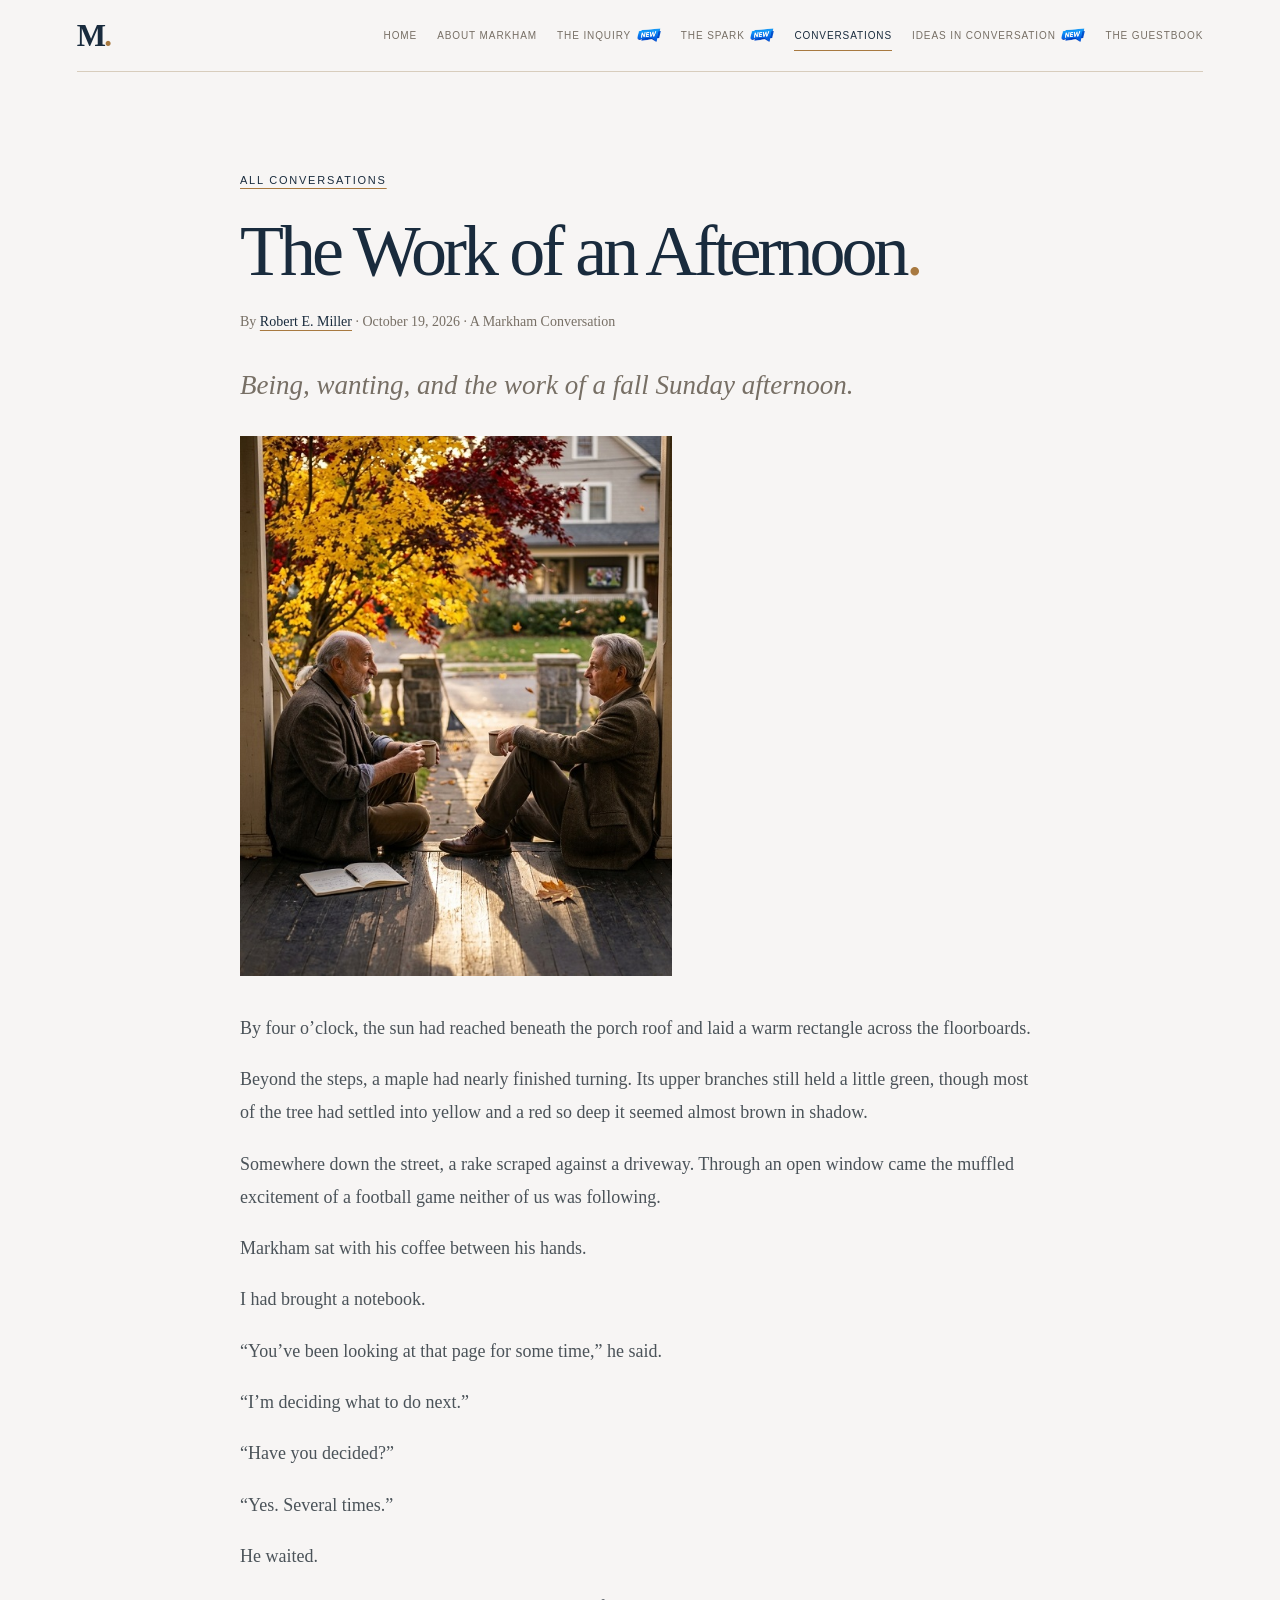
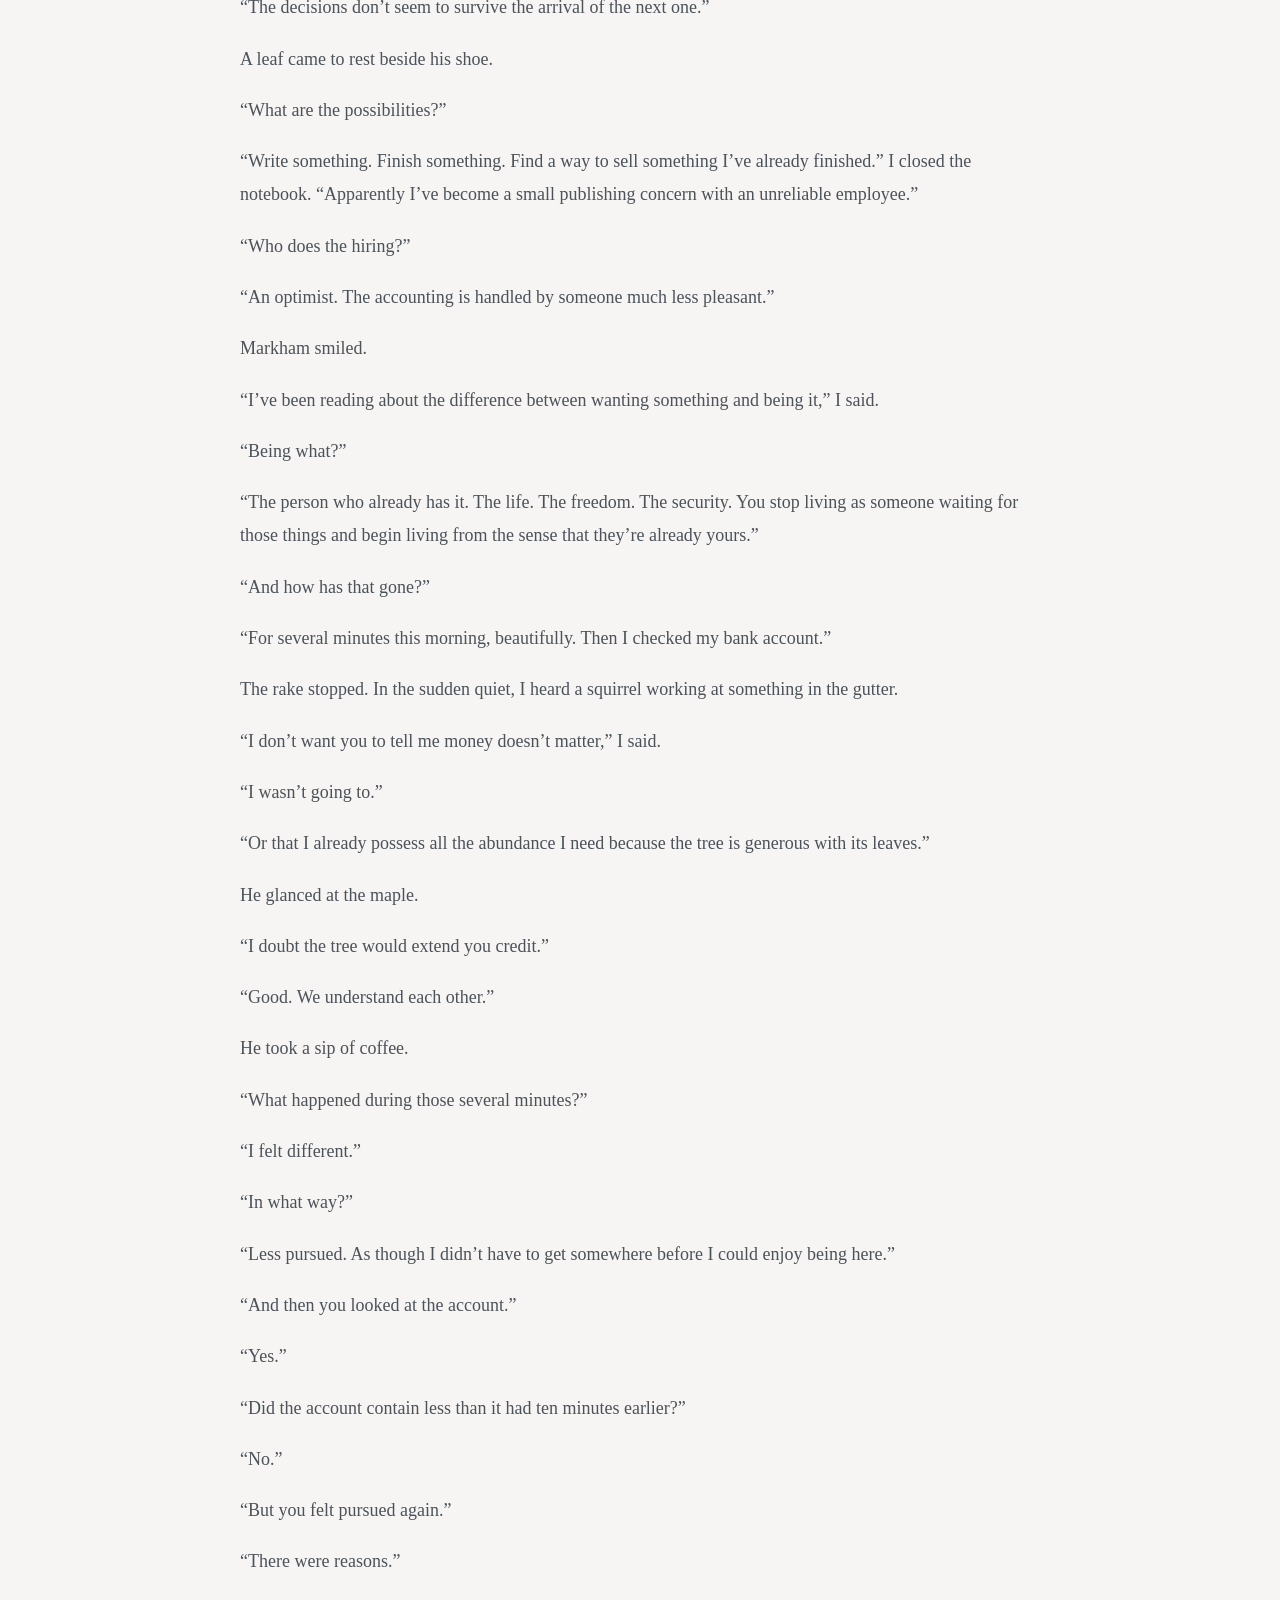
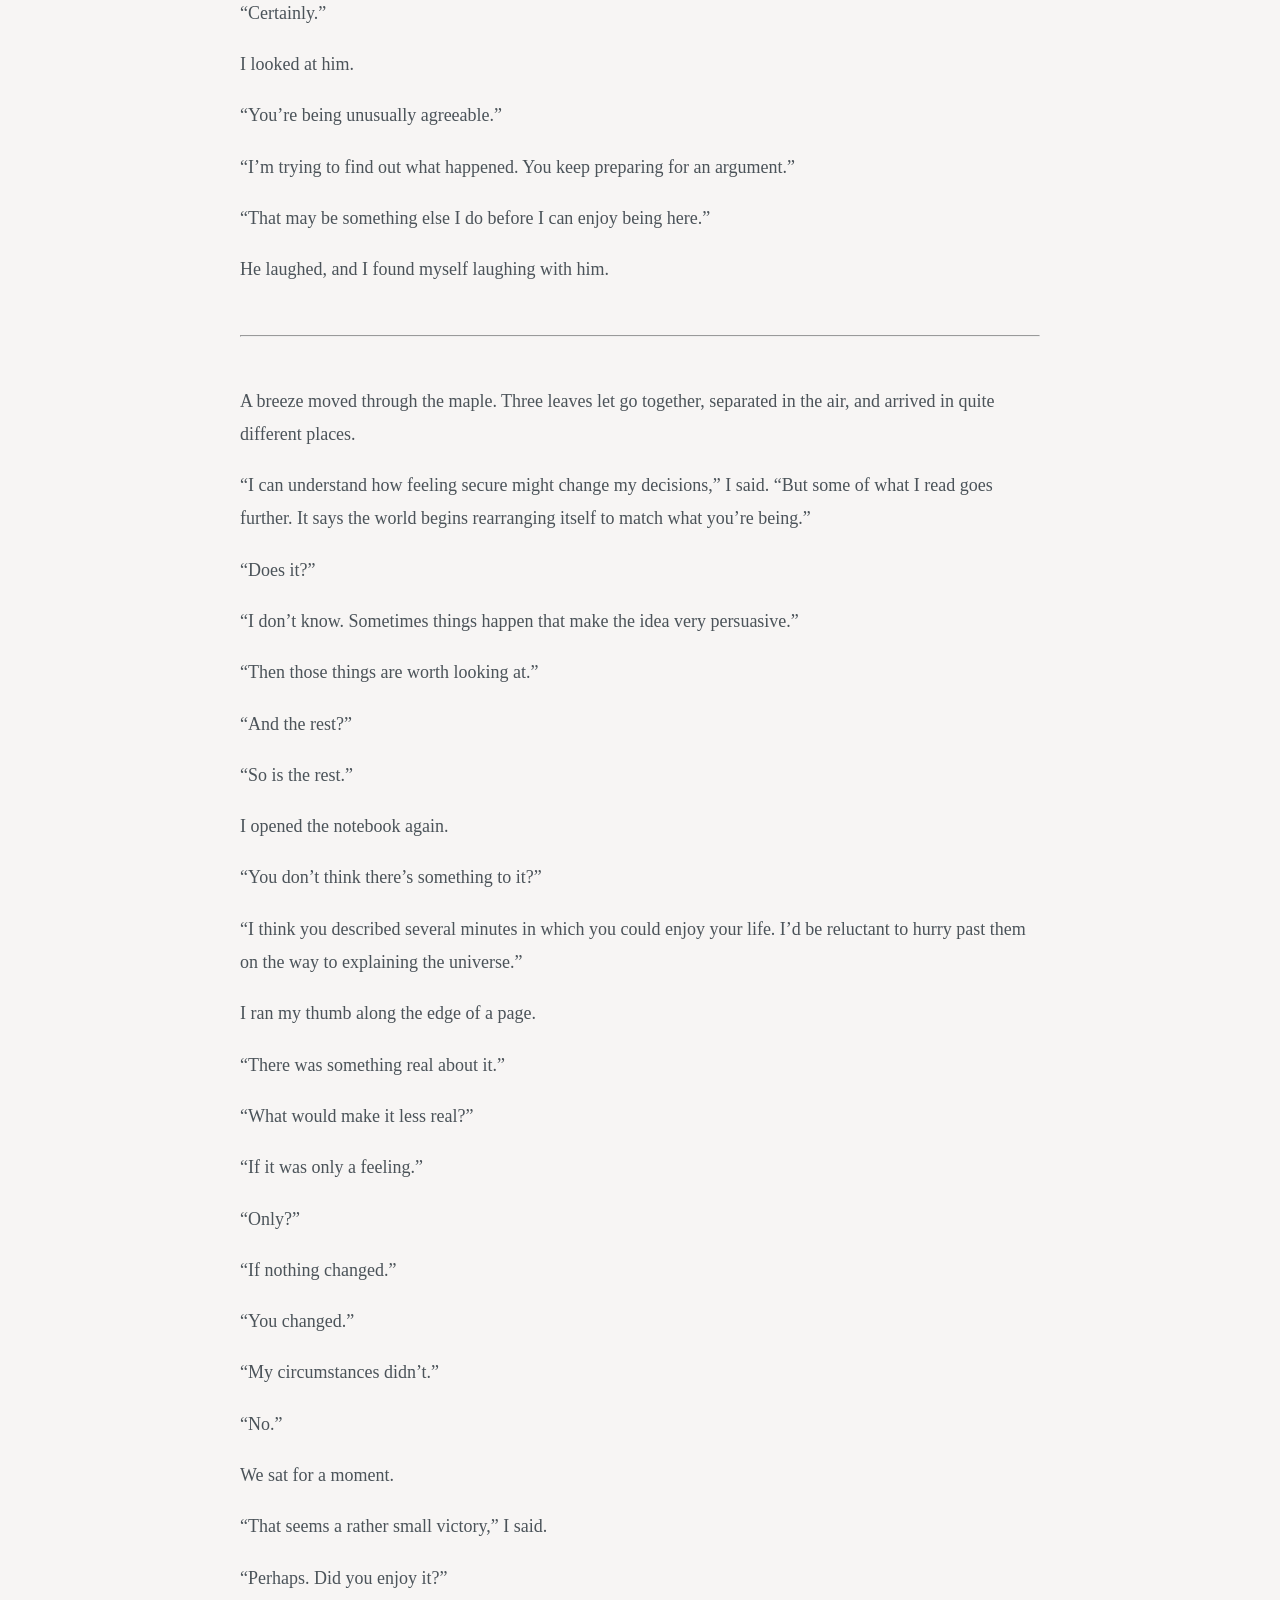
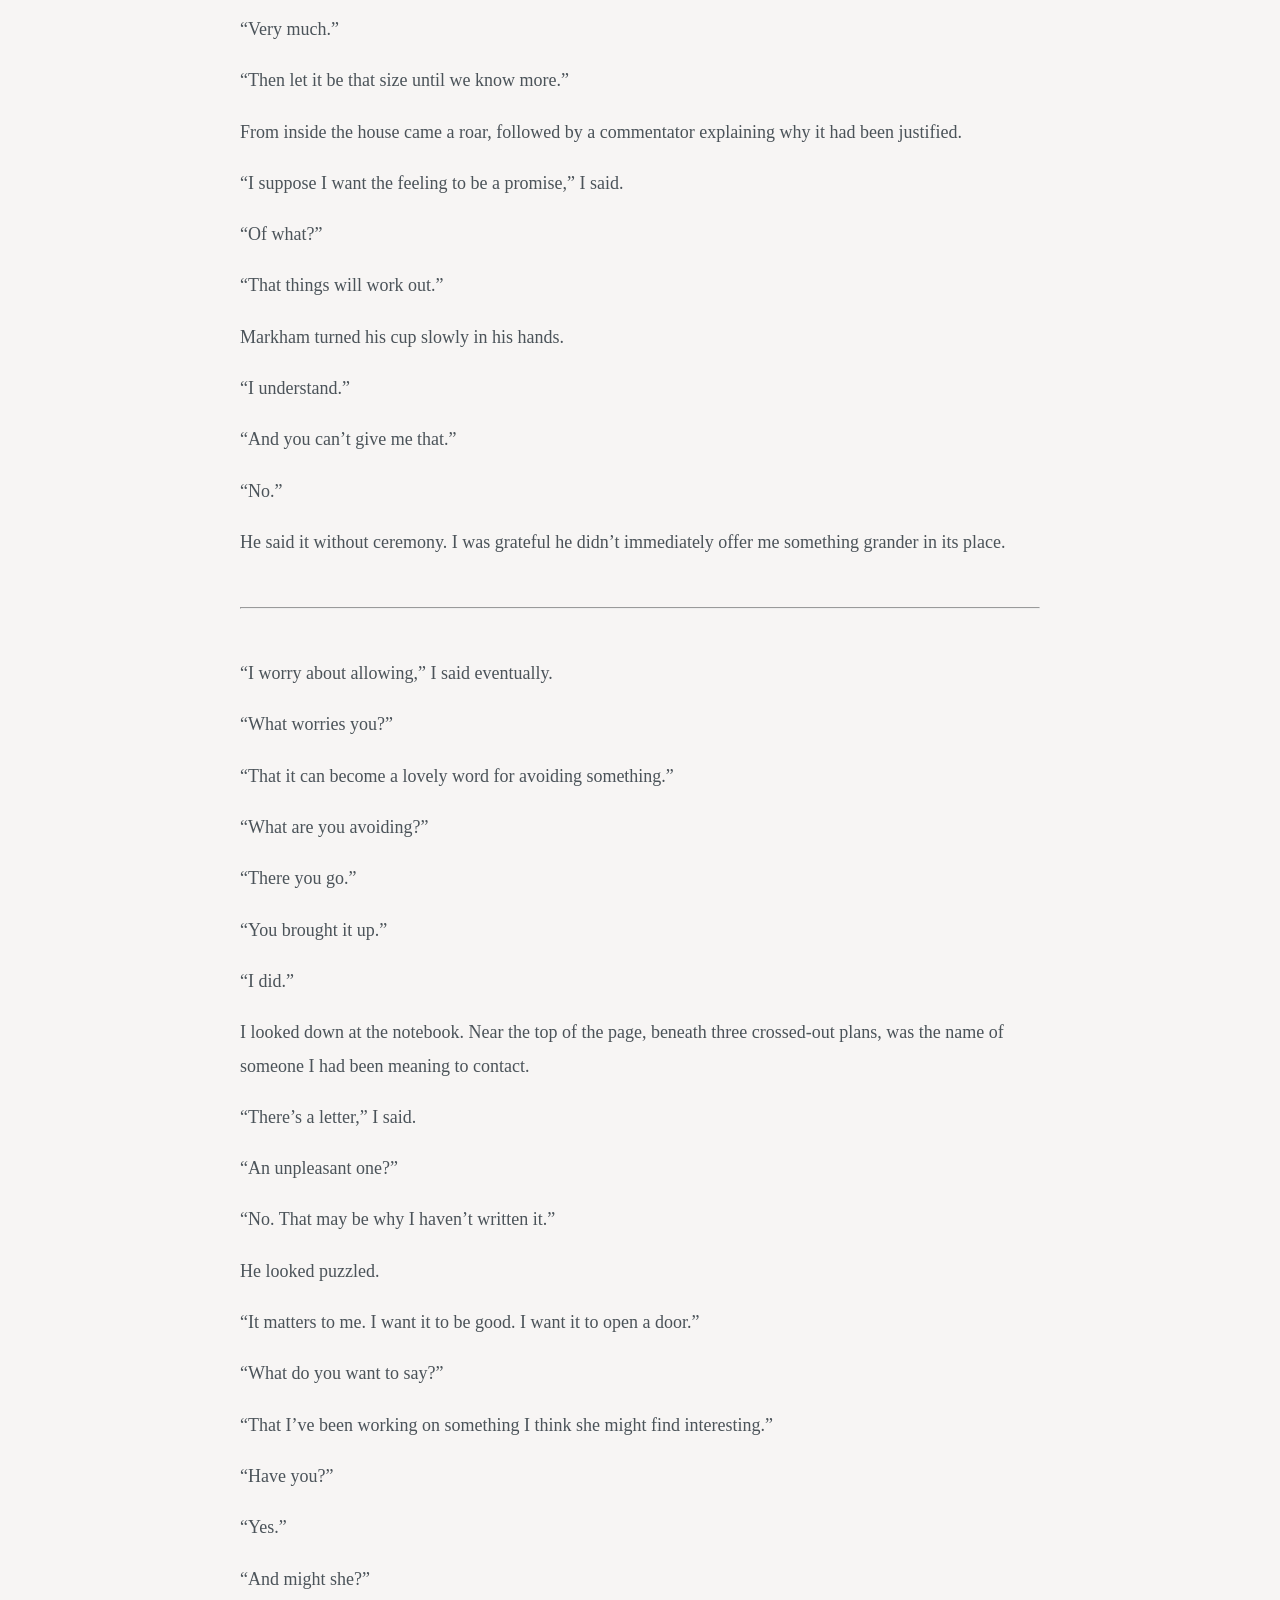
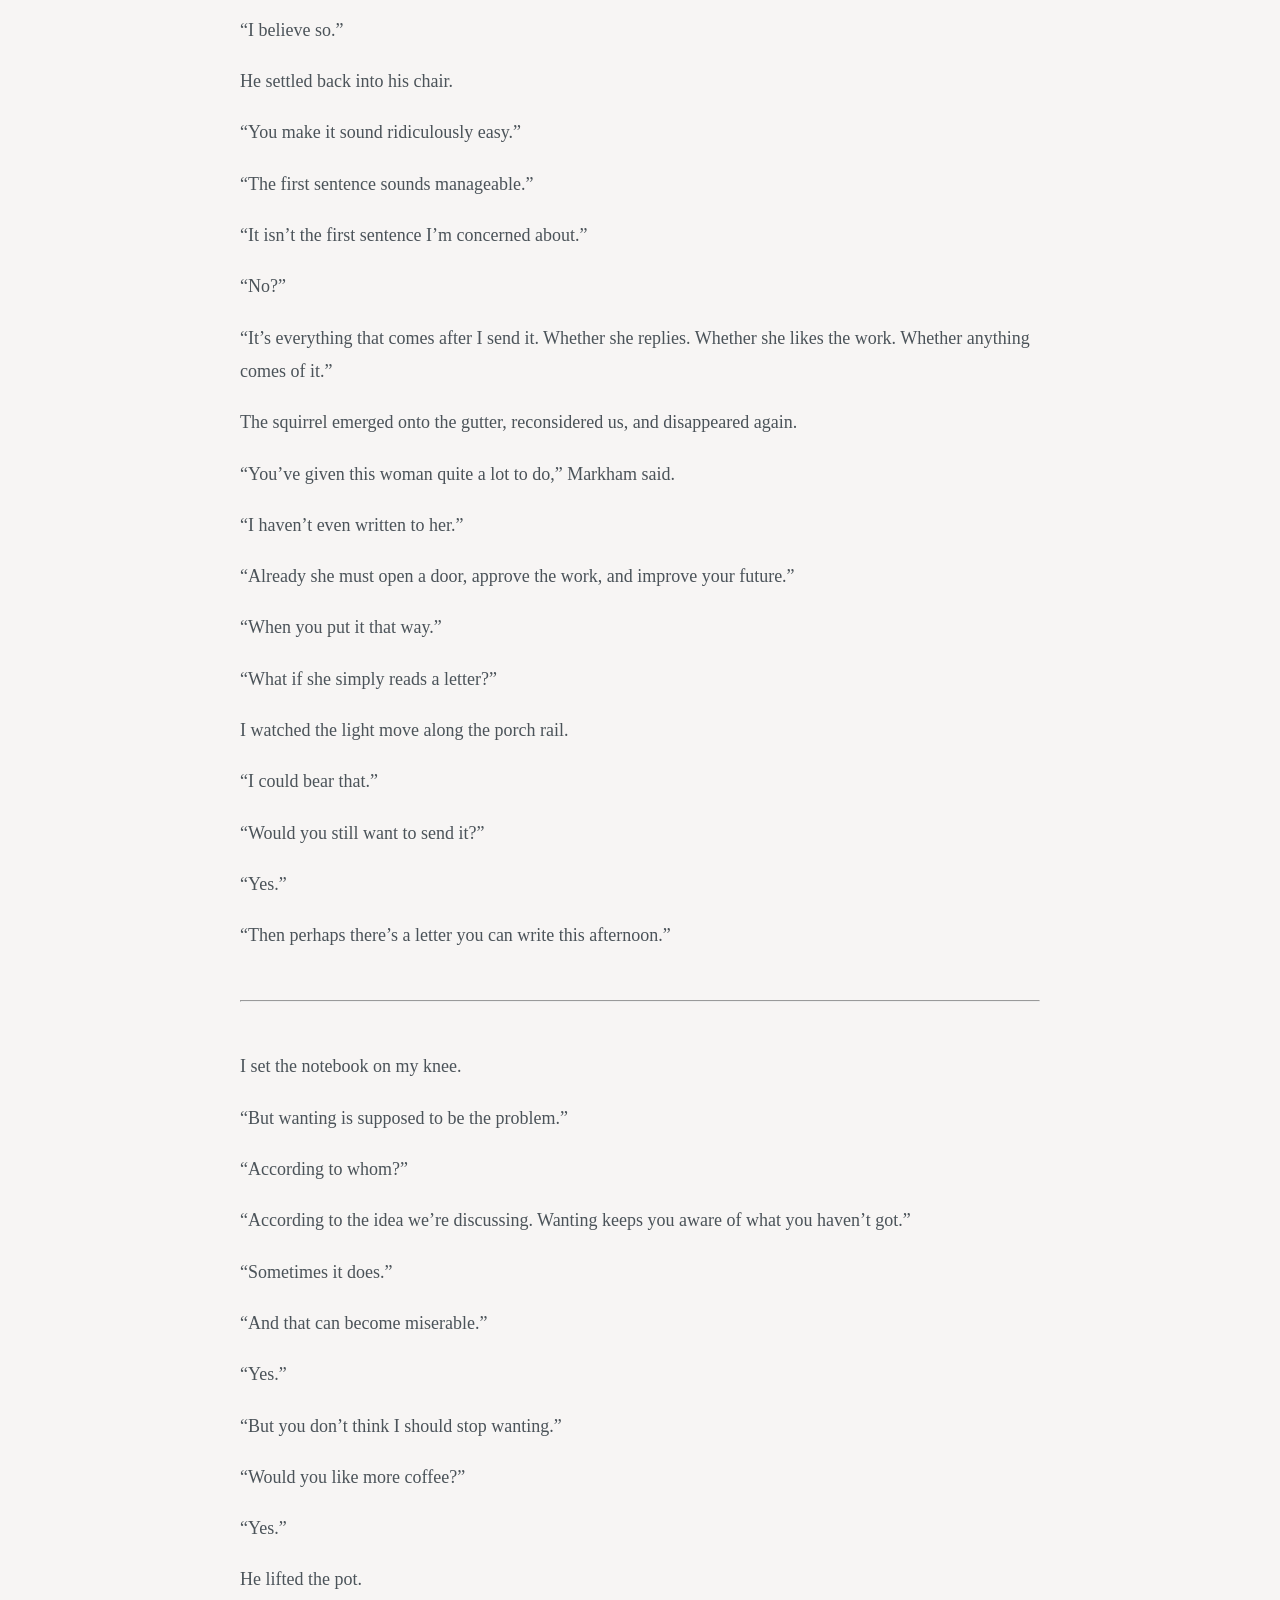
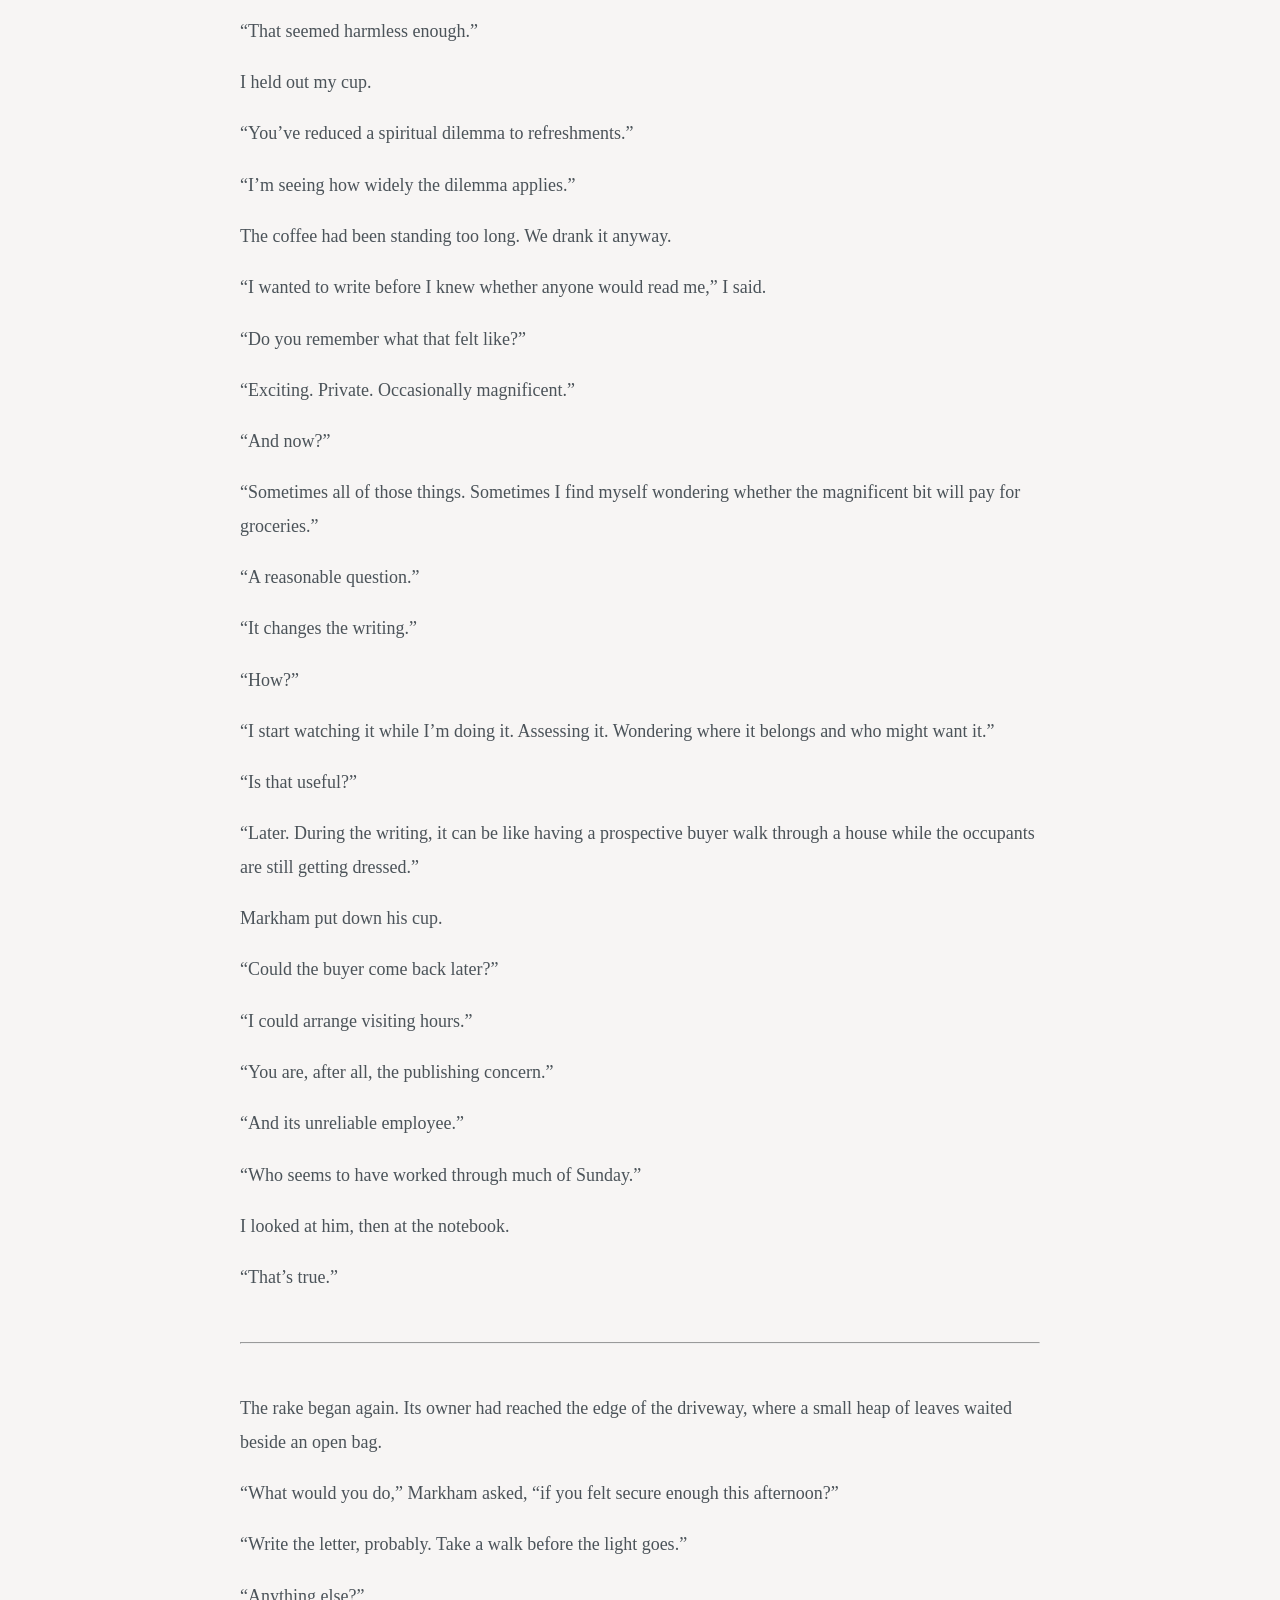
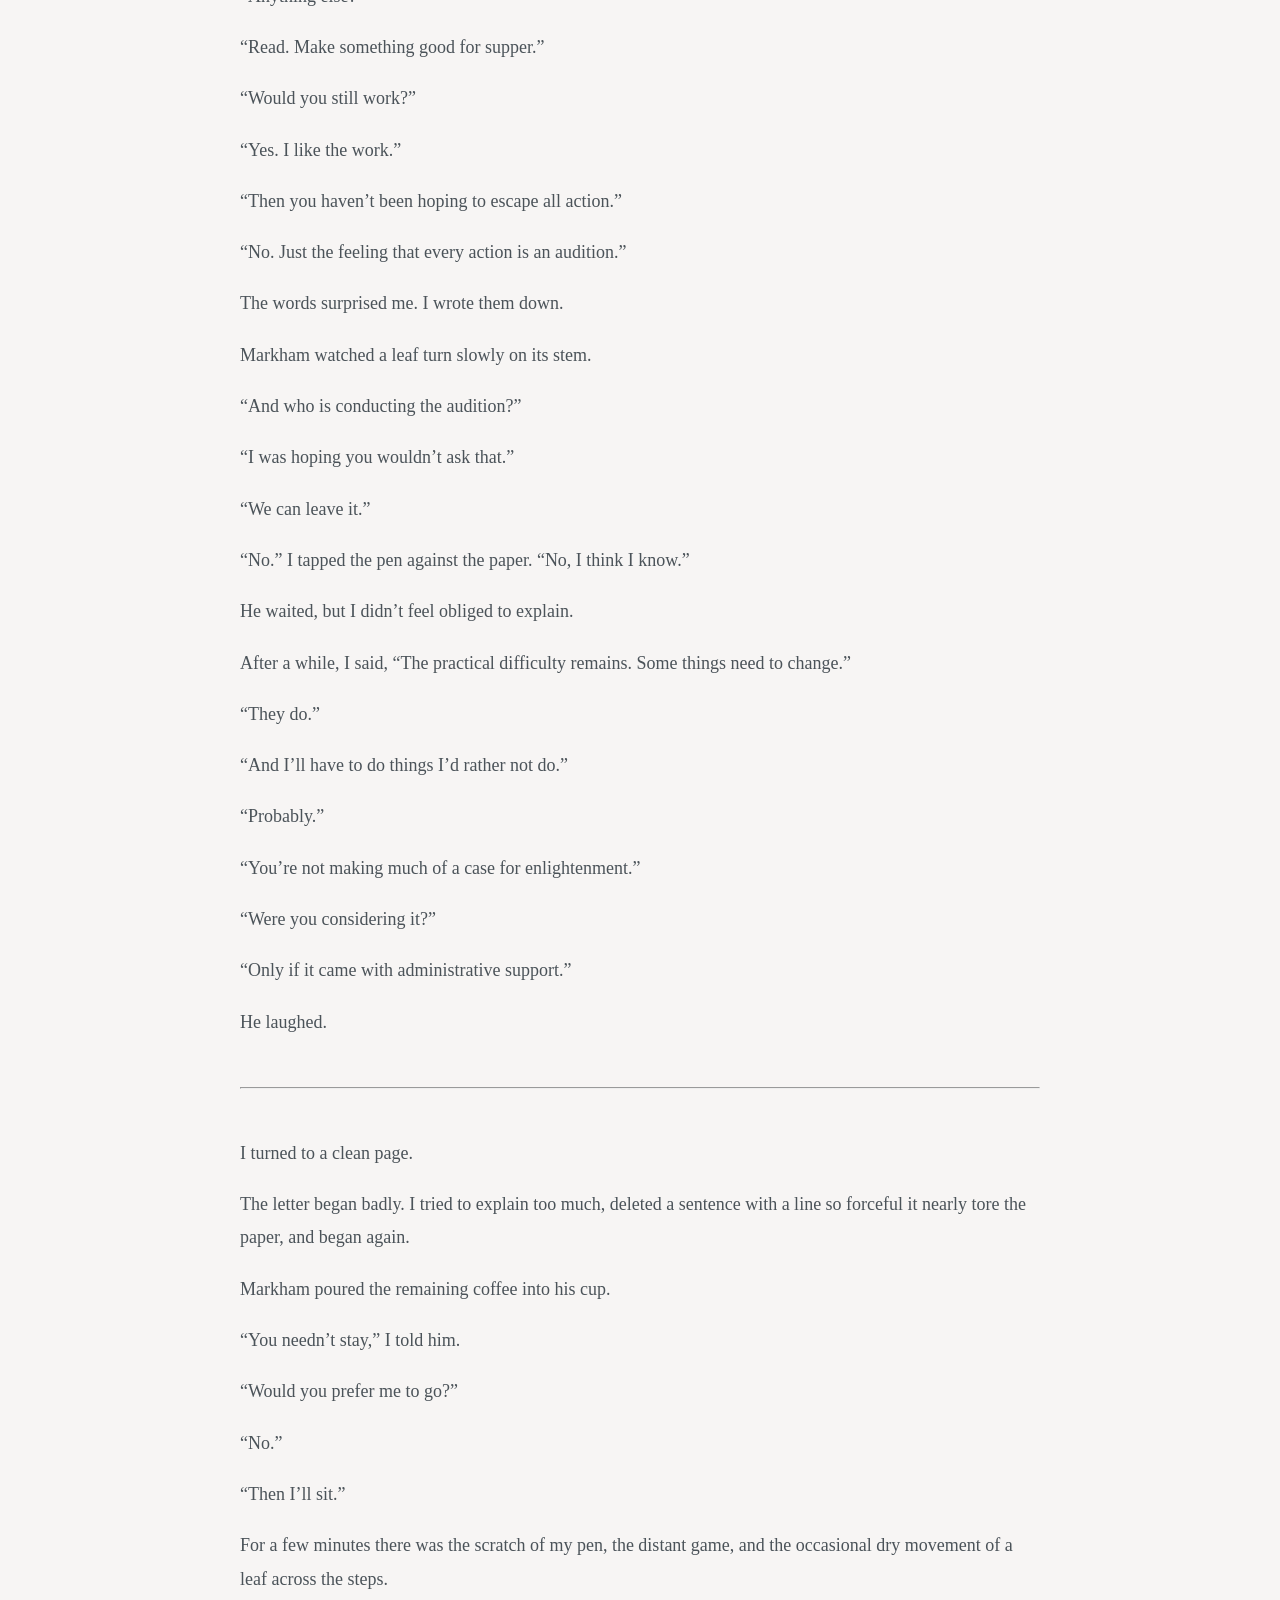
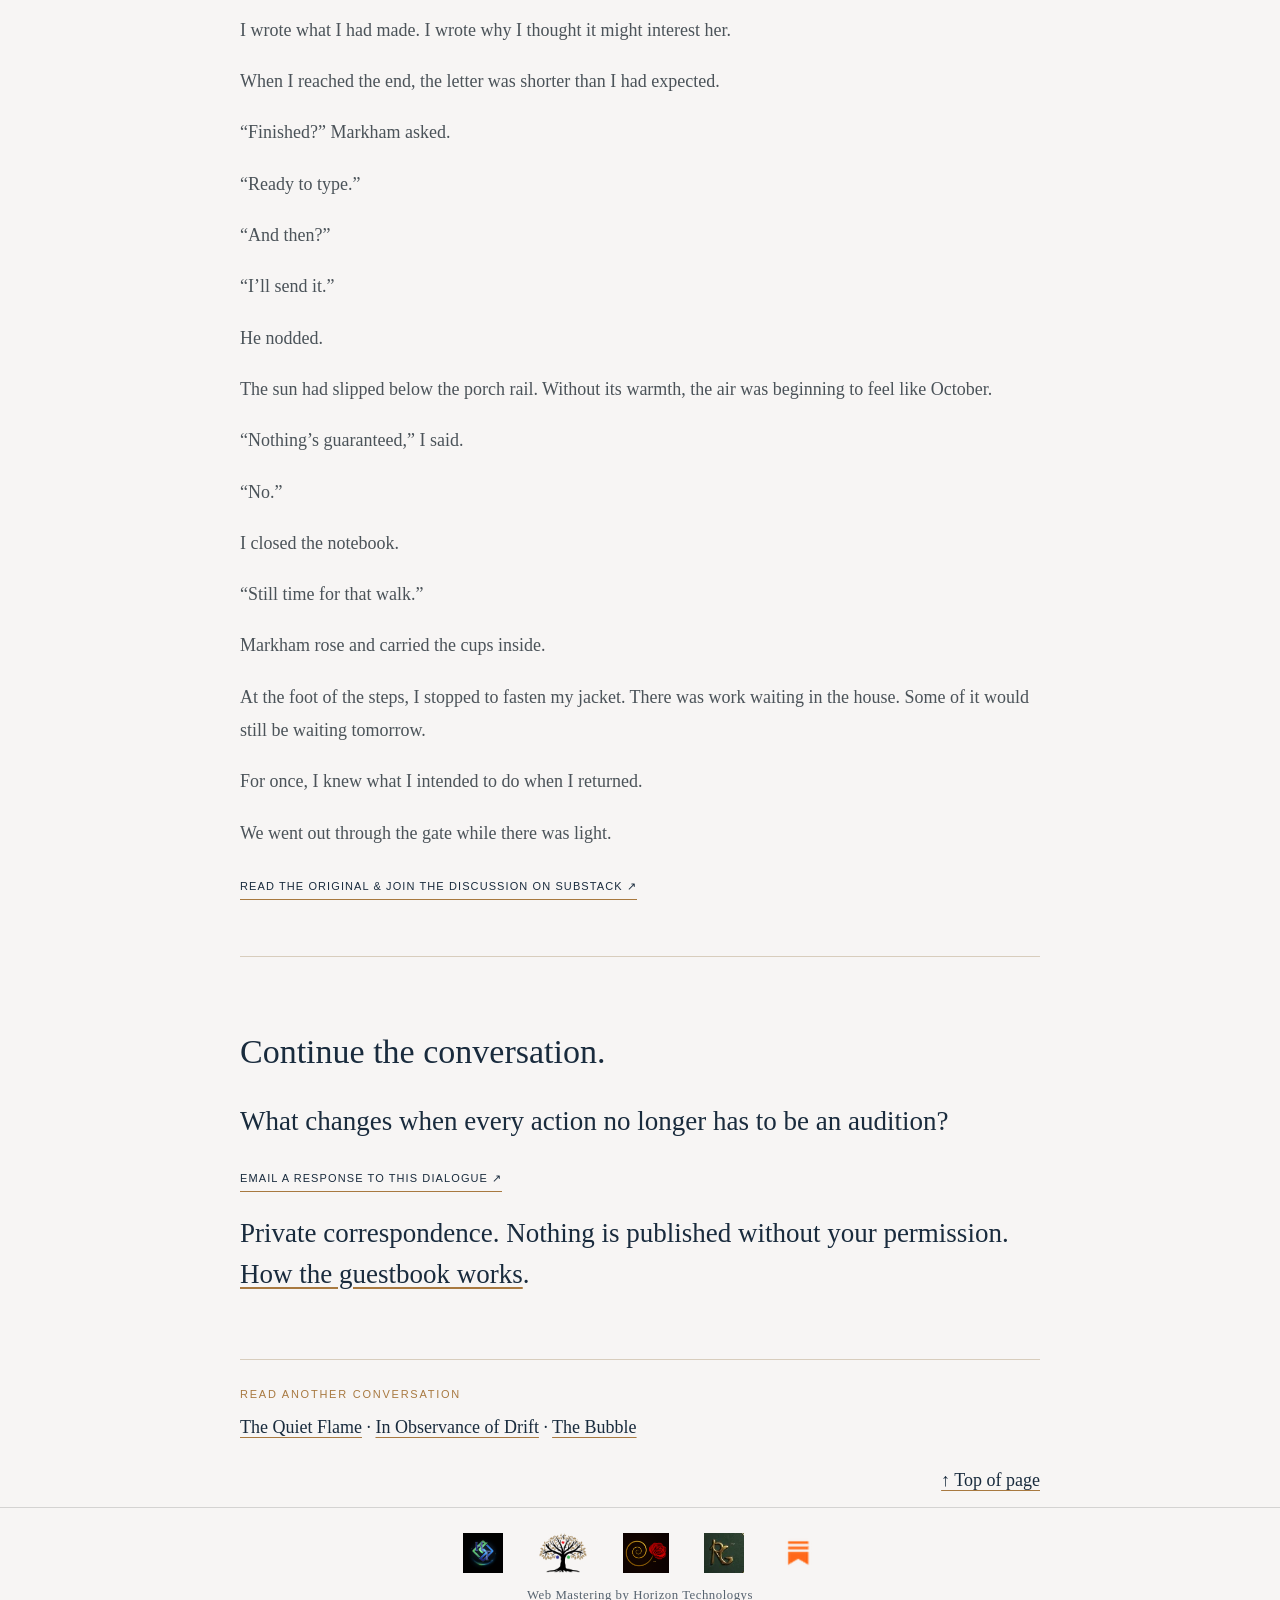
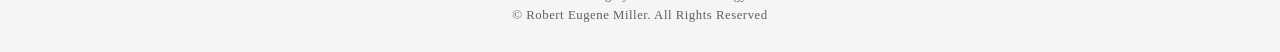
<file: the-work-of-an-afternoon.html>
<!doctype html><html lang="en"><head><meta charset="utf-8"><meta name="viewport" content="width=device-width,initial-scale=1"><title>The Work of an Afternoon | A Philosophical Dialogue — Markham</title><meta name="description" content="A fall Sunday conversation with Markham about wanting, being, creative work, and finding room to act without making every action an audition."><link rel="icon" href="/favicon.svg" type="image/svg+xml"><link rel="stylesheet" href="/style.css?v=20261103">
<link rel="canonical" href="https://markhamideas.org/the-work-of-an-afternoon.html">
<meta name="author" content="Robert E. Miller">
<meta property="og:type" content="article">
<meta property="og:site_name" content="Markham">
<meta property="og:locale" content="en_US">
<meta property="og:title" content="The Work of an Afternoon | A Philosophical Dialogue — Markham">
<meta property="og:description" content="A fall Sunday conversation with Markham about wanting, being, creative work, and finding room to act without making every action an audition.">
<meta property="og:url" content="https://markhamideas.org/the-work-of-an-afternoon.html">
<meta property="og:image" content="https://markhamideas.org/assets/markham-share.png">
<meta property="og:image:width" content="1200">
<meta property="og:image:height" content="630">
<meta property="og:image:type" content="image/png">
<meta property="og:image:alt" content="The Work of an Afternoon: A philosophical dialogue by Robert E. Miller">
<meta name="twitter:card" content="summary_large_image">
<meta name="twitter:title" content="The Work of an Afternoon | A Philosophical Dialogue — Markham">
<meta name="twitter:description" content="A fall Sunday conversation with Markham about wanting, being, creative work, and finding room to act without making every action an audition.">
<meta name="twitter:image" content="https://markhamideas.org/assets/markham-share.png">
<meta name="twitter:image:alt" content="The Work of an Afternoon: A philosophical dialogue by Robert E. Miller">
<script type="application/ld+json">{"@context": "https://schema.org", "@graph": [{"@type": "Person", "@id": "https://markhamideas.org/about.html#robert-e-miller", "name": "Robert E. Miller", "url": "https://markhamideas.org/about.html"}, {"@type": "WebSite", "@id": "https://markhamideas.org/#website", "url": "https://markhamideas.org/", "name": "Markham", "description": "Explore philosophical dialogues by Robert E. Miller on experience and mind, consciousness, personal identity, and the possibility of continuity.", "creator": {"@id": "https://markhamideas.org/about.html#robert-e-miller"}}, {"@type": "Article", "@id": "https://markhamideas.org/the-work-of-an-afternoon.html#article", "mainEntityOfPage": "https://markhamideas.org/the-work-of-an-afternoon.html", "headline": "The Work of an Afternoon", "description": "A fall Sunday conversation with Markham about wanting, being, creative work, and finding room to act without making every action an audition.", "datePublished": "2026-10-19", "author": {"@id": "https://markhamideas.org/about.html#robert-e-miller"}, "image": "https://markhamideas.org/assets/markham-share.png", "inLanguage": "en", "isPartOf": {"@id": "https://markhamideas.org/#website"}}]}</script>
<link rel="stylesheet" href="/markham-now.css">
</head><body><div class="page-shell"><header class="site-header"><a class="wordmark" href="/" aria-label="Markham home">M<span class="mark">.</span></a><nav class="site-nav" aria-label="Primary navigation"><a href="/">Home</a><a href="/about.html">About Markham</a><a href="/inquiry.html" class="nav-new-link"><span>The Inquiry</span><img class="nav-new" src="/assets/new-badge-nov-2026.png" width="180" height="102" alt="New"></a><a href="/spark.html" class="nav-new-link"><span>The Spark</span><img class="nav-new" src="/assets/new-badge-nov-2026.png" width="180" height="102" alt="New"></a><a href="/conversations.html" aria-current="page">Conversations</a><a href="/ideas.html" class="nav-new-link"><span>Ideas in Conversation</span><img class="nav-new" src="/assets/new-badge-nov-2026.png" width="180" height="102" alt="New"></a><a href="/conversation.html">The Guestbook</a></nav></header><main class="inner-main" id="page-top"><article class="editorial standalone-dialogue"><p class="kicker"><a href="/conversations.html">All conversations</a></p><h1 class="page-title">The Work of an Afternoon<span class="period">.</span></h1><p class="dialogue-byline">By <a href="/about.html">Robert E. Miller</a> · <time datetime="2026-10-19">October 19, 2026</time> · A Markham Conversation</p><p class="lede">Being, wanting, and the work of a fall Sunday afternoon.</p><figure class="conversation-art"><img src="/assets/the-work-of-an-afternoon.jpeg" alt="Two men sharing coffee on a porch beneath golden autumn leaves, with an open notebook nearby." width="553" height="692" loading="eager" decoding="async"></figure><div class="conversation-prose"><p>By four o’clock, the sun had reached beneath the porch roof and laid a warm rectangle across the floorboards.</p>
<p>Beyond the steps, a maple had nearly finished turning. Its upper branches still held a little green, though most of the tree had settled into yellow and a red so deep it seemed almost brown in shadow.</p>
<p>Somewhere down the street, a rake scraped against a driveway. Through an open window came the muffled excitement of a football game neither of us was following.</p>
<p>Markham sat with his coffee between his hands.</p>
<p>I had brought a notebook.</p>
<p>“You’ve been looking at that page for some time,” he said.</p>
<p>“I’m deciding what to do next.”</p>
<p>“Have you decided?”</p>
<p>“Yes. Several times.”</p>
<p>He waited.</p>
<p>“The decisions don’t seem to survive the arrival of the next one.”</p>
<p>A leaf came to rest beside his shoe.</p>
<p>“What are the possibilities?”</p>
<p>“Write something. Finish something. Find a way to sell something I’ve already finished.” I closed the notebook. “Apparently I’ve become a small publishing concern with an unreliable employee.”</p>
<p>“Who does the hiring?”</p>
<p>“An optimist. The accounting is handled by someone much less pleasant.”</p>
<p>Markham smiled.</p>
<p>“I’ve been reading about the difference between wanting something and being it,” I said.</p>
<p>“Being what?”</p>
<p>“The person who already has it. The life. The freedom. The security. You stop living as someone waiting for those things and begin living from the sense that they’re already yours.”</p>
<p>“And how has that gone?”</p>
<p>“For several minutes this morning, beautifully. Then I checked my bank account.”</p>
<p>The rake stopped. In the sudden quiet, I heard a squirrel working at something in the gutter.</p>
<p>“I don’t want you to tell me money doesn’t matter,” I said.</p>
<p>“I wasn’t going to.”</p>
<p>“Or that I already possess all the abundance I need because the tree is generous with its leaves.”</p>
<p>He glanced at the maple.</p>
<p>“I doubt the tree would extend you credit.”</p>
<p>“Good. We understand each other.”</p>
<p>He took a sip of coffee.</p>
<p>“What happened during those several minutes?”</p>
<p>“I felt different.”</p>
<p>“In what way?”</p>
<p>“Less pursued. As though I didn’t have to get somewhere before I could enjoy being here.”</p>
<p>“And then you looked at the account.”</p>
<p>“Yes.”</p>
<p>“Did the account contain less than it had ten minutes earlier?”</p>
<p>“No.”</p>
<p>“But you felt pursued again.”</p>
<p>“There were reasons.”</p>
<p>“Certainly.”</p>
<p>I looked at him.</p>
<p>“You’re being unusually agreeable.”</p>
<p>“I’m trying to find out what happened. You keep preparing for an argument.”</p>
<p>“That may be something else I do before I can enjoy being here.”</p>
<p>He laughed, and I found myself laughing with him.</p>
<hr class="journal-divider" aria-label="Scene break">
<p>A breeze moved through the maple. Three leaves let go together, separated in the air, and arrived in quite different places.</p>
<p>“I can understand how feeling secure might change my decisions,” I said. “But some of what I read goes further. It says the world begins rearranging itself to match what you’re being.”</p>
<p>“Does it?”</p>
<p>“I don’t know. Sometimes things happen that make the idea very persuasive.”</p>
<p>“Then those things are worth looking at.”</p>
<p>“And the rest?”</p>
<p>“So is the rest.”</p>
<p>I opened the notebook again.</p>
<p>“You don’t think there’s something to it?”</p>
<p>“I think you described several minutes in which you could enjoy your life. I’d be reluctant to hurry past them on the way to explaining the universe.”</p>
<p>I ran my thumb along the edge of a page.</p>
<p>“There was something real about it.”</p>
<p>“What would make it less real?”</p>
<p>“If it was only a feeling.”</p>
<p>“Only?”</p>
<p>“If nothing changed.”</p>
<p>“You changed.”</p>
<p>“My circumstances didn’t.”</p>
<p>“No.”</p>
<p>We sat for a moment.</p>
<p>“That seems a rather small victory,” I said.</p>
<p>“Perhaps. Did you enjoy it?”</p>
<p>“Very much.”</p>
<p>“Then let it be that size until we know more.”</p>
<p>From inside the house came a roar, followed by a commentator explaining why it had been justified.</p>
<p>“I suppose I want the feeling to be a promise,” I said.</p>
<p>“Of what?”</p>
<p>“That things will work out.”</p>
<p>Markham turned his cup slowly in his hands.</p>
<p>“I understand.”</p>
<p>“And you can’t give me that.”</p>
<p>“No.”</p>
<p>He said it without ceremony. I was grateful he didn’t immediately offer me something grander in its place.</p>
<hr class="journal-divider" aria-label="Scene break">
<p>“I worry about allowing,” I said eventually.</p>
<p>“What worries you?”</p>
<p>“That it can become a lovely word for avoiding something.”</p>
<p>“What are you avoiding?”</p>
<p>“There you go.”</p>
<p>“You brought it up.”</p>
<p>“I did.”</p>
<p>I looked down at the notebook. Near the top of the page, beneath three crossed-out plans, was the name of someone I had been meaning to contact.</p>
<p>“There’s a letter,” I said.</p>
<p>“An unpleasant one?”</p>
<p>“No. That may be why I haven’t written it.”</p>
<p>He looked puzzled.</p>
<p>“It matters to me. I want it to be good. I want it to open a door.”</p>
<p>“What do you want to say?”</p>
<p>“That I’ve been working on something I think she might find interesting.”</p>
<p>“Have you?”</p>
<p>“Yes.”</p>
<p>“And might she?”</p>
<p>“I believe so.”</p>
<p>He settled back into his chair.</p>
<p>“You make it sound ridiculously easy.”</p>
<p>“The first sentence sounds manageable.”</p>
<p>“It isn’t the first sentence I’m concerned about.”</p>
<p>“No?”</p>
<p>“It’s everything that comes after I send it. Whether she replies. Whether she likes the work. Whether anything comes of it.”</p>
<p>The squirrel emerged onto the gutter, reconsidered us, and disappeared again.</p>
<p>“You’ve given this woman quite a lot to do,” Markham said.</p>
<p>“I haven’t even written to her.”</p>
<p>“Already she must open a door, approve the work, and improve your future.”</p>
<p>“When you put it that way.”</p>
<p>“What if she simply reads a letter?”</p>
<p>I watched the light move along the porch rail.</p>
<p>“I could bear that.”</p>
<p>“Would you still want to send it?”</p>
<p>“Yes.”</p>
<p>“Then perhaps there’s a letter you can write this afternoon.”</p>
<hr class="journal-divider" aria-label="Scene break">
<p>I set the notebook on my knee.</p>
<p>“But wanting is supposed to be the problem.”</p>
<p>“According to whom?”</p>
<p>“According to the idea we’re discussing. Wanting keeps you aware of what you haven’t got.”</p>
<p>“Sometimes it does.”</p>
<p>“And that can become miserable.”</p>
<p>“Yes.”</p>
<p>“But you don’t think I should stop wanting.”</p>
<p>“Would you like more coffee?”</p>
<p>“Yes.”</p>
<p>He lifted the pot.</p>
<p>“That seemed harmless enough.”</p>
<p>I held out my cup.</p>
<p>“You’ve reduced a spiritual dilemma to refreshments.”</p>
<p>“I’m seeing how widely the dilemma applies.”</p>
<p>The coffee had been standing too long. We drank it anyway.</p>
<p>“I wanted to write before I knew whether anyone would read me,” I said.</p>
<p>“Do you remember what that felt like?”</p>
<p>“Exciting. Private. Occasionally magnificent.”</p>
<p>“And now?”</p>
<p>“Sometimes all of those things. Sometimes I find myself wondering whether the magnificent bit will pay for groceries.”</p>
<p>“A reasonable question.”</p>
<p>“It changes the writing.”</p>
<p>“How?”</p>
<p>“I start watching it while I’m doing it. Assessing it. Wondering where it belongs and who might want it.”</p>
<p>“Is that useful?”</p>
<p>“Later. During the writing, it can be like having a prospective buyer walk through a house while the occupants are still getting dressed.”</p>
<p>Markham put down his cup.</p>
<p>“Could the buyer come back later?”</p>
<p>“I could arrange visiting hours.”</p>
<p>“You are, after all, the publishing concern.”</p>
<p>“And its unreliable employee.”</p>
<p>“Who seems to have worked through much of Sunday.”</p>
<p>I looked at him, then at the notebook.</p>
<p>“That’s true.”</p>
<hr class="journal-divider" aria-label="Scene break">
<p>The rake began again. Its owner had reached the edge of the driveway, where a small heap of leaves waited beside an open bag.</p>
<p>“What would you do,” Markham asked, “if you felt secure enough this afternoon?”</p>
<p>“Write the letter, probably. Take a walk before the light goes.”</p>
<p>“Anything else?”</p>
<p>“Read. Make something good for supper.”</p>
<p>“Would you still work?”</p>
<p>“Yes. I like the work.”</p>
<p>“Then you haven’t been hoping to escape all action.”</p>
<p>“No. Just the feeling that every action is an audition.”</p>
<p>The words surprised me. I wrote them down.</p>
<p>Markham watched a leaf turn slowly on its stem.</p>
<p>“And who is conducting the audition?”</p>
<p>“I was hoping you wouldn’t ask that.”</p>
<p>“We can leave it.”</p>
<p>“No.” I tapped the pen against the paper. “No, I think I know.”</p>
<p>He waited, but I didn’t feel obliged to explain.</p>
<p>After a while, I said, “The practical difficulty remains. Some things need to change.”</p>
<p>“They do.”</p>
<p>“And I’ll have to do things I’d rather not do.”</p>
<p>“Probably.”</p>
<p>“You’re not making much of a case for enlightenment.”</p>
<p>“Were you considering it?”</p>
<p>“Only if it came with administrative support.”</p>
<p>He laughed.</p>
<hr class="journal-divider" aria-label="Scene break">
<p>I turned to a clean page.</p>
<p>The letter began badly. I tried to explain too much, deleted a sentence with a line so forceful it nearly tore the paper, and began again.</p>
<p>Markham poured the remaining coffee into his cup.</p>
<p>“You needn’t stay,” I told him.</p>
<p>“Would you prefer me to go?”</p>
<p>“No.”</p>
<p>“Then I’ll sit.”</p>
<p>For a few minutes there was the scratch of my pen, the distant game, and the occasional dry movement of a leaf across the steps.</p>
<p>I wrote what I had made. I wrote why I thought it might interest her.</p>
<p>When I reached the end, the letter was shorter than I had expected.</p>
<p>“Finished?” Markham asked.</p>
<p>“Ready to type.”</p>
<p>“And then?”</p>
<p>“I’ll send it.”</p>
<p>He nodded.</p>
<p>The sun had slipped below the porch rail. Without its warmth, the air was beginning to feel like October.</p>
<p>“Nothing’s guaranteed,” I said.</p>
<p>“No.”</p>
<p>I closed the notebook.</p>
<p>“Still time for that walk.”</p>
<p>Markham rose and carried the cups inside.</p>
<p>At the foot of the steps, I stopped to fasten my jacket. There was work waiting in the house. Some of it would still be waiting tomorrow.</p>
<p>For once, I knew what I intended to do when I returned.</p>
<p>We went out through the gate while there was light.</p></div><p class="conversation-source"><a class="text-link" href="https://remy1miller.substack.com/p/the-work-of-an-afternoon" target="_blank" rel="noopener noreferrer">Read the original &amp; join the discussion on Substack ↗</a></p><section class="closing-question" aria-labelledby="response-title"><h2 id="response-title">Continue the conversation.</h2><p>What changes when every action no longer has to be an audition?</p><a class="text-link" href="mailto:Robert@markhamideas.org?subject=Response%20to%20The%20Work%20of%20an%20Afternoon">Email a response to this dialogue ↗</a><p class="source-note">Private correspondence. Nothing is published without your permission. <a href="/conversation.html">How the guestbook works</a>.</p></section><nav class="related-dialogues" aria-label="More conversations"><p class="kicker">Read another conversation</p><a href="/the-quiet-flame.html">The Quiet Flame</a> · <a href="/in-observance-of-drift.html">In Observance of Drift</a> · <a href="/the-bubble.html">The Bubble</a></nav><p class="back-to-top"><a href="#page-top">↑ Top of page</a></p></article></main></div><style> .htks-footer { background: transparent; border-top: 1px solid rgba(0, 0, 0, 0.14); margin-top: -8px; padding: 1.6rem 1rem 1.8rem; text-align: center; font-family: inherit; } .htks-footer-row { display: flex; flex-wrap: wrap; justify-content: center; align-items: center; gap: 1.4rem 2.2rem; margin: 0 0 0.9rem; } .htks-footer-link { display: inline-flex; align-items: center; line-height: 0; } .htks-footer-link img { height: 40px; width: auto; display: block; } .htks-footer-markham { line-height: 1; text-decoration: none; } .htks-markham-word { font-family: Georgia, "Times New Roman", serif; font-size: 38px; font-weight: 700; line-height: 1; color: #192B3D; } .htks-markham-dot { color: #A87940; } .htks-host-horizontks .htks-item-horizon, .htks-host-markhamideas .htks-item-markham, .htks-host-theryehouse .htks-item-rye, .htks-host-remyrmiller .htks-item-remy, .htks-host-rguytano .htks-item-rguytano { display: none; } .htks-footer-credit { margin: 0; font-size: 0.8rem; letter-spacing: 0.04em; opacity: 0.72; } .htks-footer-copy { margin: 0.35rem 0 0; font-size: 0.8rem; letter-spacing: 0.04em; opacity: 0.72; } </style> <footer class="htks-footer htks-host-markhamideas"> <nav class="htks-footer-row" aria-label="Web Mastering by Horizon Technologys"> <a class="htks-footer-link htks-item-horizon" href="https://horizontks.com/" title="Horizon Technologys"><img src="/horizon-logo-2026.png" alt="Horizon Technologys" height="40"></a> <a class="htks-footer-link htks-footer-markham htks-item-markham" href="https://markhamideas.org/" title="Markham" aria-label="Markham"><span class="htks-markham-word" aria-hidden="true">M<span class="htks-markham-dot">.</span></span></a> <a class="htks-footer-link htks-item-rye" href="https://theryehouse.com/" title="The Rye House"><img src="/rye-tree-clean.png" alt="The Rye House" height="40"></a> <a class="htks-footer-link htks-item-remy" href="https://rremymiller.com/" title="R Remy Miller"><img src="/remy-spiral-logo.png" alt="R Remy Miller" height="40"></a><a class="htks-footer-link htks-item-rguytano" href="https://rguytano.com/" title="RGuytano"><img src="/rguytano-rg-logo.png" alt="RGuytano" height="40"></a><a class="htks-footer-link htks-item-substack" href="https://remy1miller.substack.com/" title="Substack: Welcome to my Neighborhood"><img src="/substack-glyph.png" alt="Substack" height="40"></a> </nav> <p class="htks-footer-credit">Web Mastering by Horizon Technologys</p> <p class="htks-footer-copy">© Robert Eugene Miller. All Rights Reserved</p> </footer> </body></html>
</file>
<file: style.css>
:root{--paper:#F7F5F4;--ink:#192B3D;--copper:#A87940;--muted:#776F65;--line:#D8CDBD}*{box-sizing:border-box}html{scroll-behavior:smooth}body{margin:0;background:var(--paper);color:var(--ink);font-family:Georgia,'Times New Roman',serif;-webkit-font-smoothing:antialiased}.page-shell{min-height:100svh;max-width:1440px;margin:auto;padding:0 clamp(25px,6vw,96px);display:flex;flex-direction:column}.site-header{min-height:112px;display:flex;align-items:center;justify-content:space-between;border-bottom:1px solid var(--line)}.wordmark{text-decoration:none;color:var(--ink);font-size:31px;font-weight:700;letter-spacing:-.06em}.mark,.period{color:var(--copper)}.header-note,.eyebrow,.coming,.email,.site-footer{font-family:Arial,Helvetica,sans-serif;letter-spacing:.1em}.header-note{font-size:11px;text-transform:uppercase;color:var(--muted)}main{flex:1;display:flex;align-items:center}.hero{width:100%;max-width:940px;margin:clamp(70px,10vh,135px) auto clamp(75px,12vh,140px)}.eyebrow{font-size:11px;text-transform:uppercase;letter-spacing:.22em;color:var(--copper);display:flex;align-items:center;gap:16px}.rule{width:38px;height:1px;background:var(--copper);display:inline-block}h1{font-size:clamp(48px,9.5vw,120px);font-weight:400;line-height:1;letter-spacing:-.055em;margin:31px 0 15px}.subtitle{font-size:clamp(17px,1.9vw,23px);line-height:1.45;margin:0;color:var(--muted);font-style:italic}.fine-rule{height:1px;background:var(--line);width:100%;margin:clamp(42px,6vw,76px) 0 clamp(32px,5vw,58px)}blockquote{margin:0}blockquote p{font-size:clamp(25px,3vw,38px);line-height:1.3;letter-spacing:-.025em;margin:0}.quote-second{font-size:clamp(17px,1.9vw,22px);font-style:italic;color:var(--copper);margin-top:21px}.description{font-size:clamp(17px,1.75vw,20px);line-height:1.8;max-width:640px;color:#4B5359;margin:38px 0 0}.hero-bottom{margin-top:55px;display:flex;align-items:center;justify-content:space-between;gap:20px;flex-wrap:wrap}.coming{font-size:11px;text-transform:uppercase;color:var(--muted)}.email{font-size:11px;text-transform:uppercase;text-decoration:none;color:var(--ink);padding-bottom:8px;border-bottom:1px solid var(--copper)}.email:hover,.email:focus-visible{color:var(--copper)}.email span{font-size:15px;margin-left:6px}.site-footer{border-top:1px solid var(--line);padding:26px 0 32px;display:flex;justify-content:space-between;gap:20px;flex-wrap:wrap;font-size:10px;letter-spacing:.08em;color:var(--muted)}@media(max-width:600px){.site-header{min-height:84px}.header-note{font-size:9px}.hero{margin:80px auto 16px}.eyebrow{font-size:9px;letter-spacing:.14em}.rule{width:22px}h1{margin-top:26px}.hero-bottom{margin-top:42px}.site-footer{line-height:1.7}}@media(prefers-reduced-motion:reduce){html{scroll-behavior:auto}}
/* Keep the complete landing page comfortably within a desktop viewport. */
@media(min-width:900px){.site-header{min-height:72px;flex-shrink:0}.hero{margin:28px auto 16px}h1{font-size:clamp(72px,8vw,104px);margin:20px 0 12px}.fine-rule{margin:30px 0 28px}blockquote p{font-size:clamp(28px,2.7vw,34px)}.quote-second{margin-top:14px}.description{margin-top:22px;font-size:18px;line-height:1.65;max-width:720px}.hero-bottom{margin-top:28px}.site-footer{padding:18px 0 20px;flex-shrink:0}}
@media(min-width:900px) and (max-height:720px){.site-header{min-height:60px}.hero{margin:18px auto 16px}h1{font-size:80px;margin-top:14px}.fine-rule{margin:22px 0 20px}blockquote p{font-size:29px}.quote-second{font-size:19px;margin-top:10px}.description{font-size:17px;margin-top:16px}.hero-bottom{margin-top:20px}.site-footer{padding:14px 0 16px}}

/* Shared navigation and editorial pages */
.site-header{gap:24px}.site-nav{display:flex;align-items:center;justify-content:flex-end;gap:clamp(10px,2vw,28px);flex-wrap:wrap}.site-nav a{font:11px Arial,Helvetica,sans-serif;text-decoration:none;text-transform:uppercase;letter-spacing:.09em;color:var(--muted);padding:9px 0;border-bottom:1px solid transparent;white-space:nowrap}.site-nav a:hover,.site-nav a:focus-visible,.site-nav a[aria-current="page"]{color:var(--ink);border-bottom-color:var(--copper)}.text-link{font:11px Arial,Helvetica,sans-serif;text-transform:uppercase;letter-spacing:.1em;color:var(--ink);text-decoration:none;border-bottom:1px solid var(--copper);padding-bottom:7px}.text-link:hover,.text-link:focus-visible{color:var(--copper)}.inner-main{display:block}.editorial{width:100%;max-width:800px;margin:clamp(65px,8vw,115px) auto 16px}.page-title{font-size:clamp(44px,7vw,85px);margin:28px 0 20px;line-height:1.04}.lede{font-size:clamp(19px,2.4vw,27px);line-height:1.5;font-style:italic;color:var(--muted);max-width:700px}.editorial .fine-rule{margin:42px 0}.editorial h2{font-size:clamp(25px,3vw,34px);font-weight:400;line-height:1.25;margin:42px 0 12px}.editorial h3{font-size:23px;font-weight:400;margin:32px 0 9px}.editorial p:not(.eyebrow):not(.lede):not(.kicker){font-size:18px;line-height:1.85;color:#4B5359}.editorial .feature-title{font-size:clamp(30px,4vw,46px);margin-top:14px}.kicker{font:11px Arial,Helvetica,sans-serif;letter-spacing:.16em;text-transform:uppercase;color:var(--copper)}.closing-question{border-top:1px solid var(--line);border-bottom:1px solid var(--line);padding:32px 0 38px;margin:55px 0 28px}.closing-question p{font-size:clamp(21px,2.5vw,27px)!important;line-height:1.5!important;color:var(--ink)!important}.source-note{font-size:13px!important;color:var(--muted)!important}.source-note a{color:var(--ink)}a:focus-visible{outline:2px solid var(--copper);outline-offset:4px}
@media(max-width:800px){.site-header{padding:18px 0;align-items:flex-start;flex-direction:column;gap:12px}.site-nav{justify-content:flex-start;gap:10px 20px}.site-nav a{font-size:10px}.editorial{margin:60px auto 16px}.editorial p:not(.eyebrow):not(.lede):not(.kicker){font-size:17px}}

/* Markham Conversations — reusable journal layout */
.journal{width:100%;max-width:1160px;margin:clamp(60px,8vw,110px) auto 16px}.journal .fine-rule{margin:36px 0 46px}.journal-layout{display:grid;grid-template-columns:minmax(0,2.15fr) minmax(225px,1fr);gap:clamp(34px,5vw,80px);align-items:start}.journal-feature{min-width:0}.journal-heading{font-size:clamp(27px,3vw,41px);font-weight:400;line-height:1.25;margin:12px 0 18px}.journal-feature>p:not(.kicker),.journal-intro{font-size:18px;line-height:1.75;color:#4B5359}.journal-divider{height:1px;background:var(--line);margin:48px 0}.journal-sidebar{border-left:1px solid var(--line);padding-left:clamp(22px,3vw,42px)}.archive-entry{padding:24px 0;border-bottom:1px solid var(--line)}.archive-entry a{font-size:20px;line-height:1.35;text-decoration:none;color:var(--ink)}.archive-entry a:hover{color:var(--copper)}.archive-entry small{display:block;font:11px/1.5 Arial,Helvetica,sans-serif;color:var(--muted);margin-top:10px}.archive-entry p,.archive-note{font-size:14px;line-height:1.65;color:var(--muted)}.archive-note{margin-top:25px}.conversation-prose{margin-top:36px}.conversation-prose p{font-size:18px;line-height:1.8;color:#374752;margin:0 0 18px}.journal .closing-question{margin-top:55px}@media(max-width:780px){.journal{margin:55px auto 16px}.journal-layout{grid-template-columns:1fr}.journal-sidebar{border-left:0;border-top:1px solid var(--line);padding:30px 0 0}.conversation-prose p{font-size:17px}}

/* Clear entry points into the growing inquiry. */
.site-header{padding-top:16px;padding-bottom:16px;gap:22px}.site-nav{gap:10px 20px}.site-nav a{font-size:10px}
.home-page main{display:block}.home-page .hero{margin:54px auto 16px}.home-page .description{max-width:790px}
.home-about{font-size:16px;line-height:1.6;margin:14px 0 0}.home-about a,.editorial p a,.archive-response a{color:var(--ink);text-decoration-color:var(--copper);text-underline-offset:4px}
.home-paths{display:grid;grid-template-columns:repeat(3,minmax(0,1fr));gap:28px;margin-top:38px;padding-top:28px;border-top:1px solid var(--line)}
.home-path{display:block;color:var(--ink);text-decoration:none;min-width:0}.home-path h2{font-size:25px;line-height:1.25;font-weight:400;margin:14px 0 12px}.home-path p{font-size:16px;line-height:1.65;color:#4B5359;margin:0}.home-path:hover h2{color:var(--copper)}.home-path .kicker{font-size:9px;line-height:1.6}
.home-invitation{margin-top:32px;padding-top:24px;border-top:1px solid var(--line)}.home-invitation p{font-size:18px;line-height:1.6;color:var(--muted);margin:0 0 18px}.archive-response{font-size:16px;line-height:1.7;color:var(--muted)}
@media(max-width:800px){.home-page .hero{margin:46px auto 16px}.home-paths{grid-template-columns:1fr;gap:24px}.home-path{padding-bottom:22px;border-bottom:1px solid var(--line)}.home-path:last-child{border-bottom:0;padding-bottom:0}.home-path h2{font-size:25px}.site-nav{gap:6px 16px}}


/* Searchable, shareable dialogue entry points. */
.conversation-directory{margin:0 0 46px;padding-bottom:28px;border-bottom:1px solid var(--line)}
.conversation-directory h2{font-size:30px;font-weight:400;margin:0 0 12px}.conversation-directory>p{font-size:16px;line-height:1.65;color:var(--muted)}
.dialogue-index{display:grid;grid-template-columns:repeat(3,minmax(0,1fr));gap:22px;margin-top:24px}.dialogue-index a{display:block;padding-top:16px;border-top:1px solid var(--copper);color:var(--ink);text-decoration:none}.dialogue-index span{font-size:23px;line-height:1.3;display:block}.dialogue-index time{display:block;font:11px/1.6 Arial,Helvetica,sans-serif;color:var(--muted);margin:10px 0}.dialogue-index small{display:block;font-size:15px;line-height:1.65;color:var(--muted)}.dialogue-index a:hover span{color:var(--copper)}
.standalone-dialogue .page-title{font-size:clamp(42px,6vw,72px)}.dialogue-byline{font-size:14px!important;color:var(--muted)!important;margin-bottom:30px}.standalone-dialogue .conversation-art{margin:30px 0;width:100%}.standalone-dialogue .conversation-art img{display:block;width:100%;height:auto;max-height:540px;object-fit:contain;object-position:left}.related-dialogues{font-size:18px;line-height:1.8}.related-dialogues a,.standalone-dialogue .kicker a{color:var(--ink);text-decoration-color:var(--copper);text-underline-offset:4px}.back-to-top{text-align:right;margin-top:20px}.back-to-top a{color:var(--ink)}
@media(max-width:760px){.dialogue-index{grid-template-columns:1fr}.dialogue-index a{padding:18px 0}.standalone-dialogue .conversation-art img{max-height:none}}

/* Phone navigation: predictable rows and comfortable touch targets. */
@media(max-width:600px){
  .site-header{align-items:stretch;gap:16px;padding-top:20px;padding-bottom:18px}
  .site-header .wordmark{align-self:flex-start;flex-shrink:0}
  .site-header .site-nav{display:grid;grid-template-columns:repeat(2,minmax(0,1fr));width:100%;gap:0 16px;align-items:stretch;justify-content:stretch}
  .site-header .site-nav a{display:flex;align-items:center;min-width:0;min-height:44px;padding:10px 0;font-size:11px;line-height:1.45;letter-spacing:.06em;white-space:normal;overflow-wrap:anywhere;border-bottom:1px solid var(--line)}
  .site-header .site-nav a:hover,.site-header .site-nav a:focus-visible,.site-header .site-nav a[aria-current="page"]{border-bottom-color:var(--copper);color:var(--ink)}
}
</file>
<file: markham-now.css>
.site-nav a.nav-new-link{display:inline-flex;align-items:center;gap:.35rem}
.new-badge,.content-new,.index-new,.nav-new{width:auto;height:auto;object-fit:contain}
.nav-new{width:24px;flex:0 0 24px}
.content-new{width:43px;display:block;margin:0 0 .45rem}
.index-new{width:28px;display:block;margin-bottom:.3rem}
.research-note .content-new,.markham-now h3 .content-new{width:34px;display:inline-block;vertical-align:middle;margin:0 .45rem .14rem 0}
.markham-now h3{margin-top:2rem}
.issue-nav{display:flex;flex-wrap:wrap;gap:.5rem 1rem;margin:1.1rem 0}
.markham-now li+li{margin-top:.75rem}
@media(max-width:600px){.site-header .site-nav a.nav-new-link{display:flex}.nav-new{width:21px;flex-basis:21px}}
</file>
